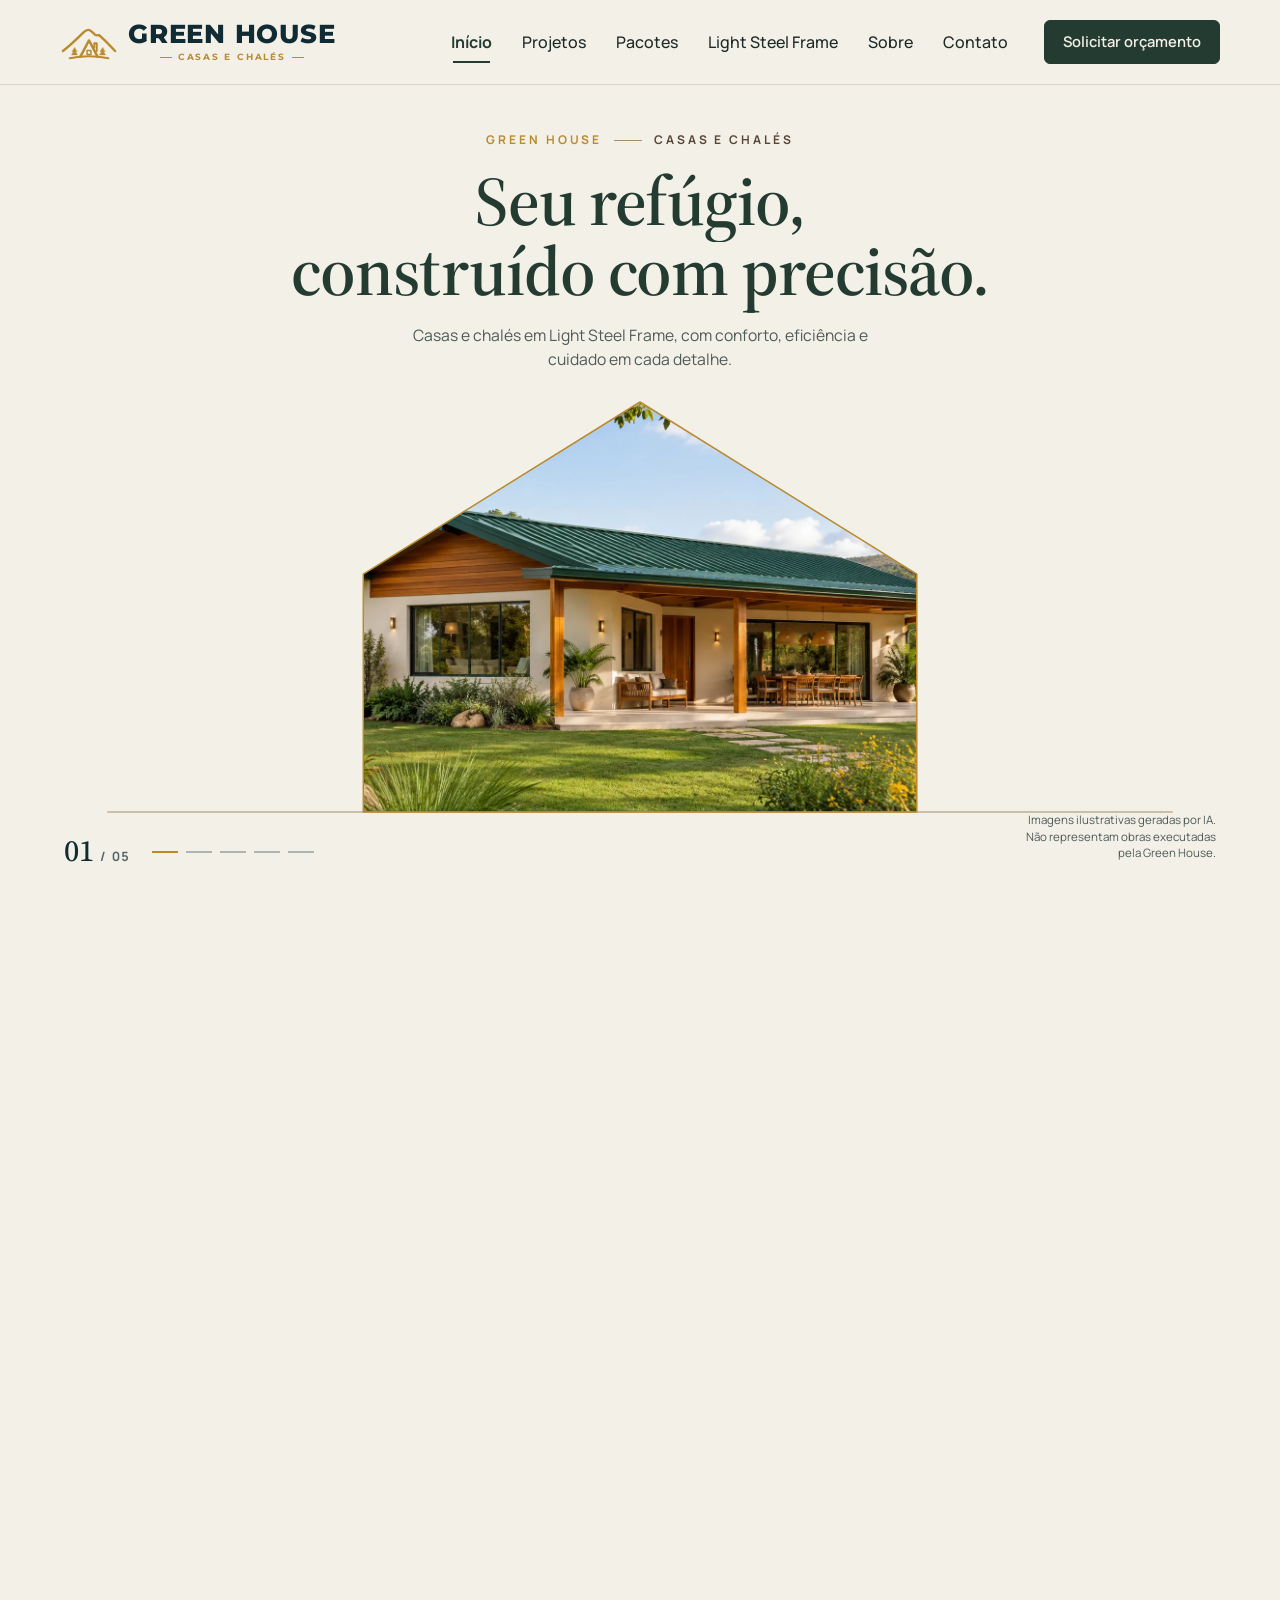
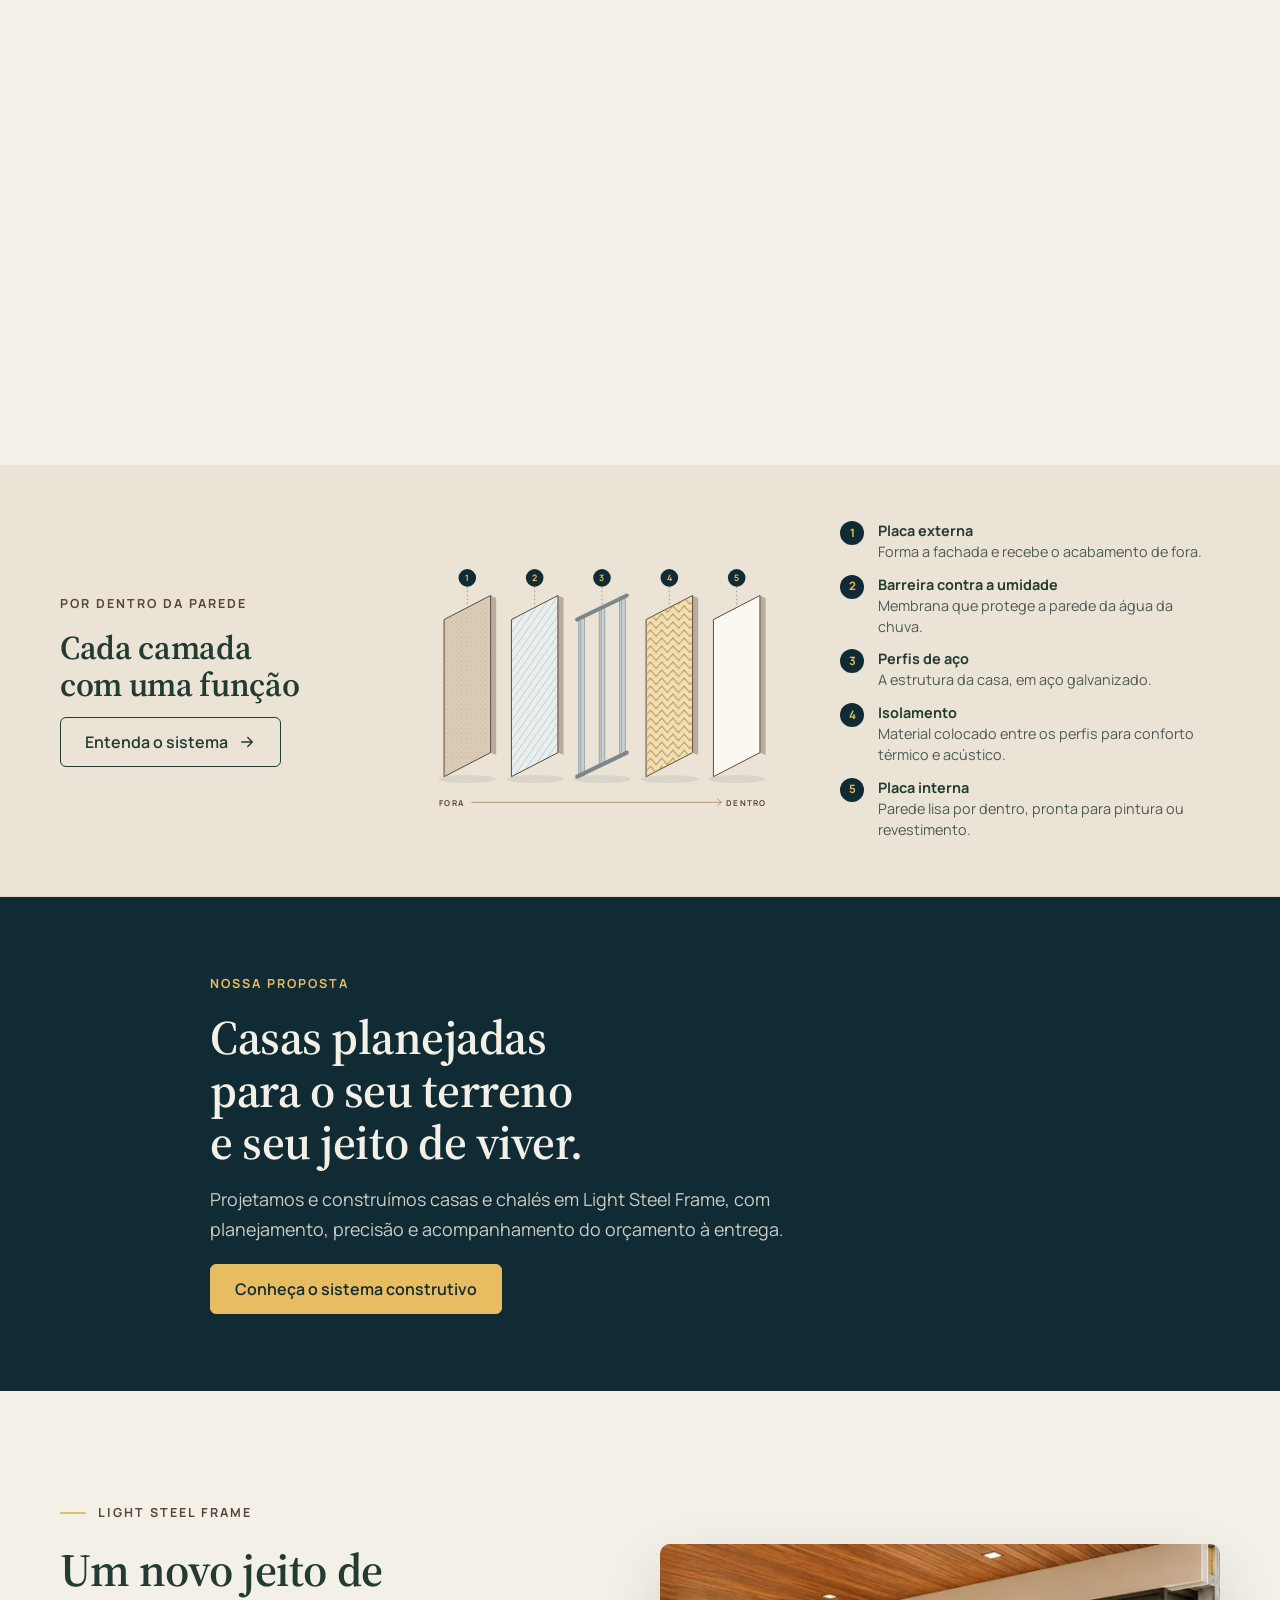
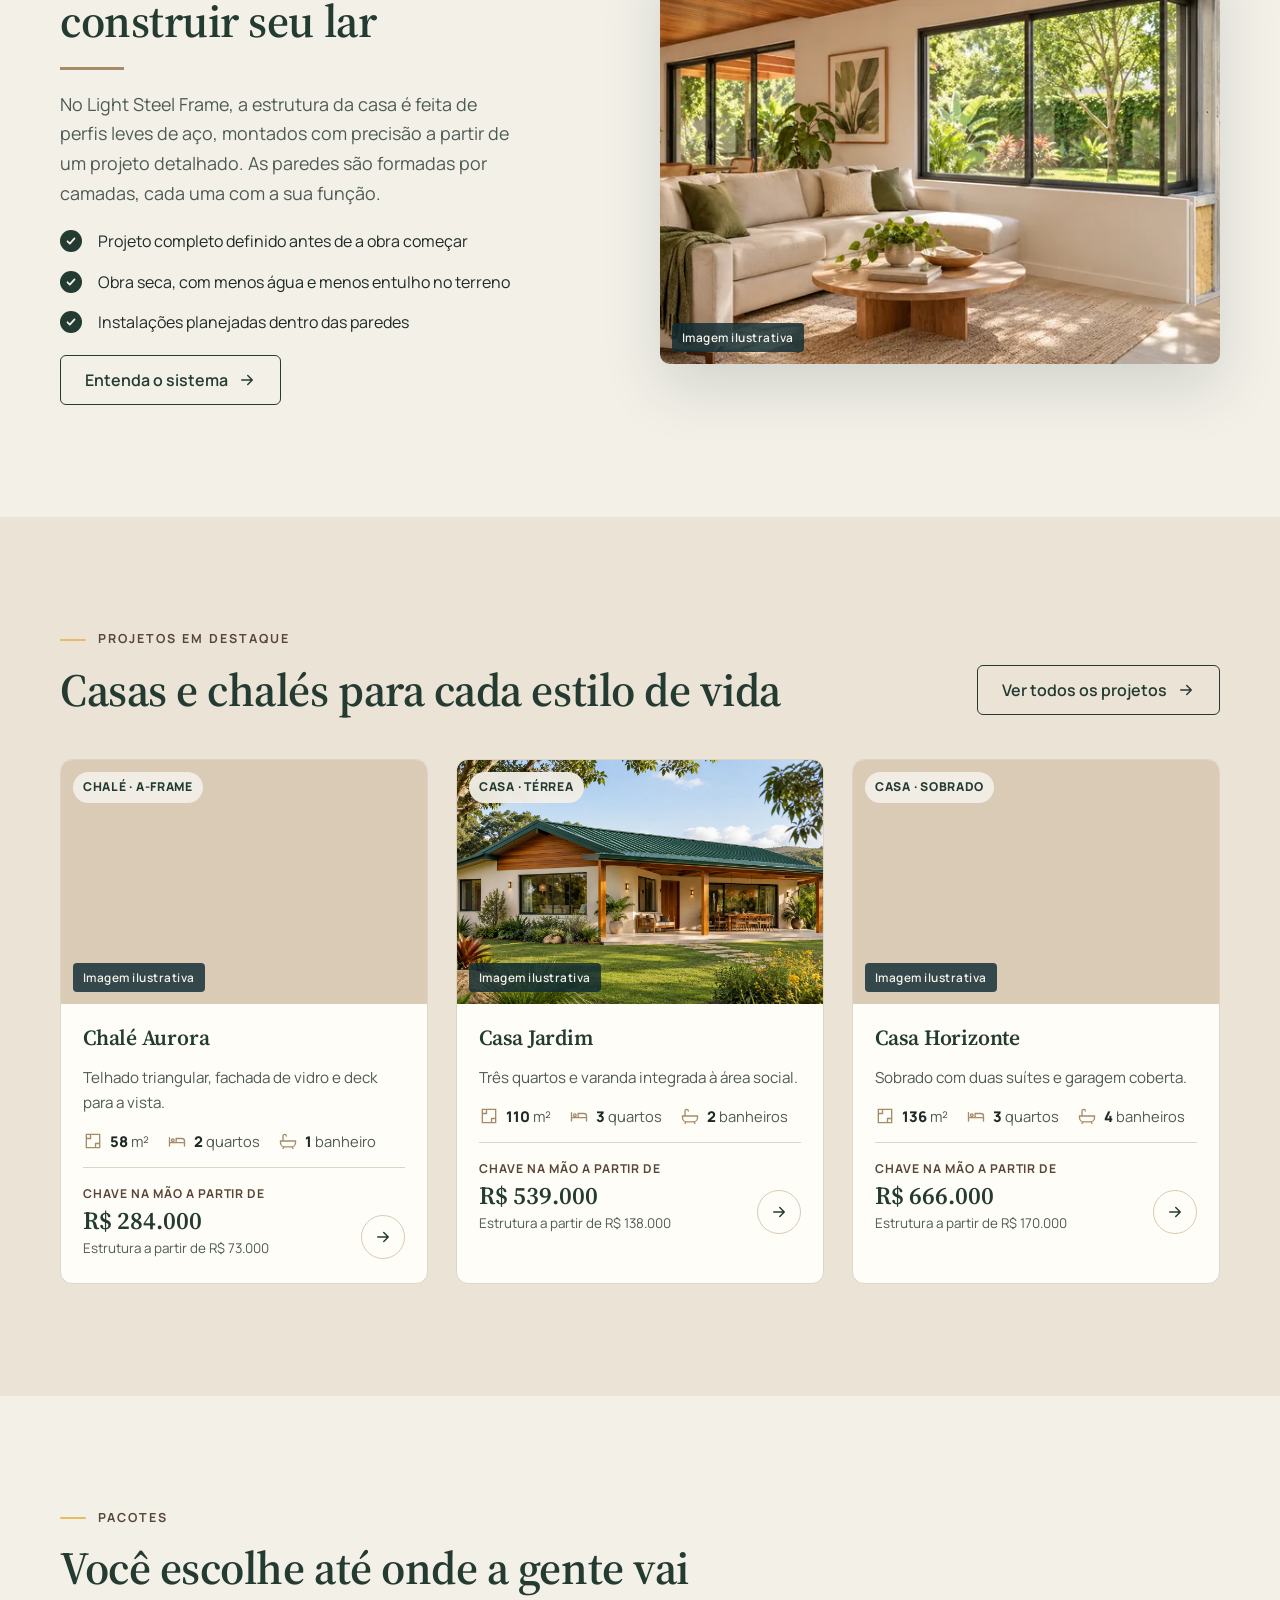
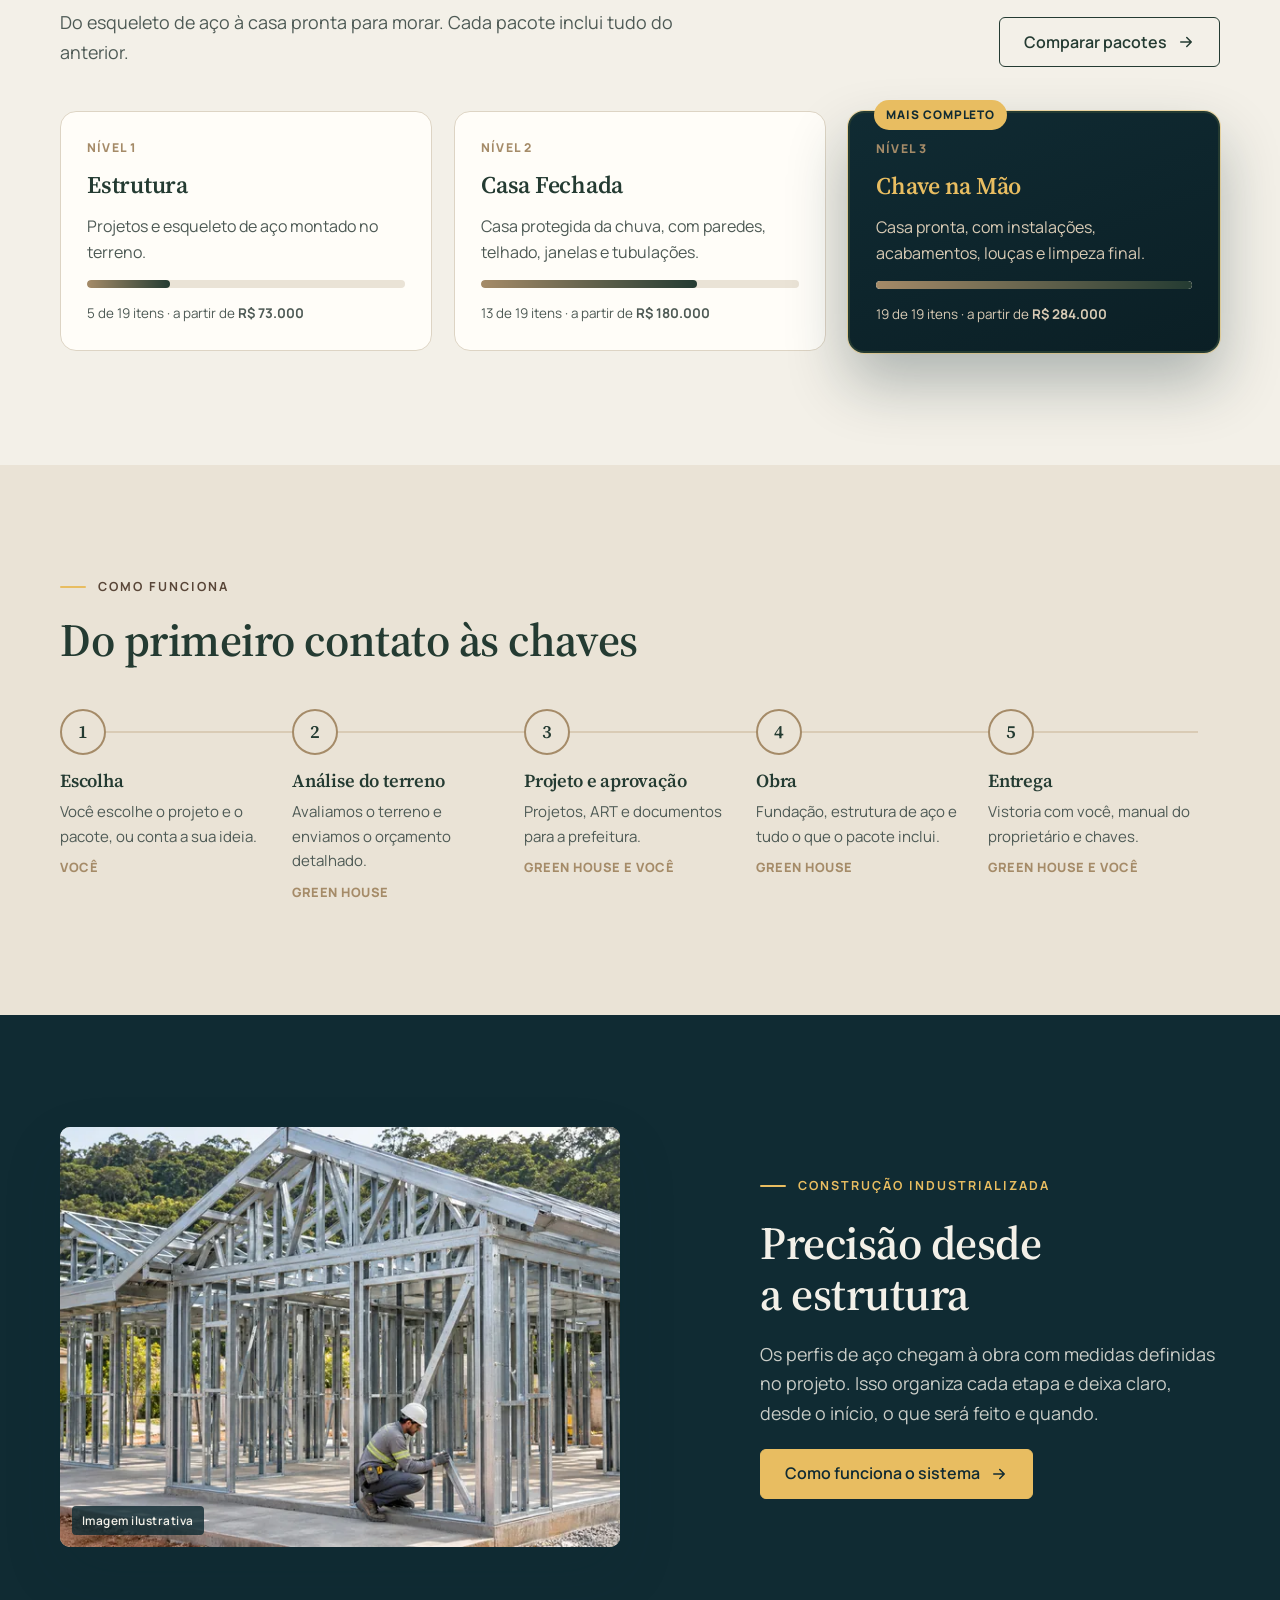
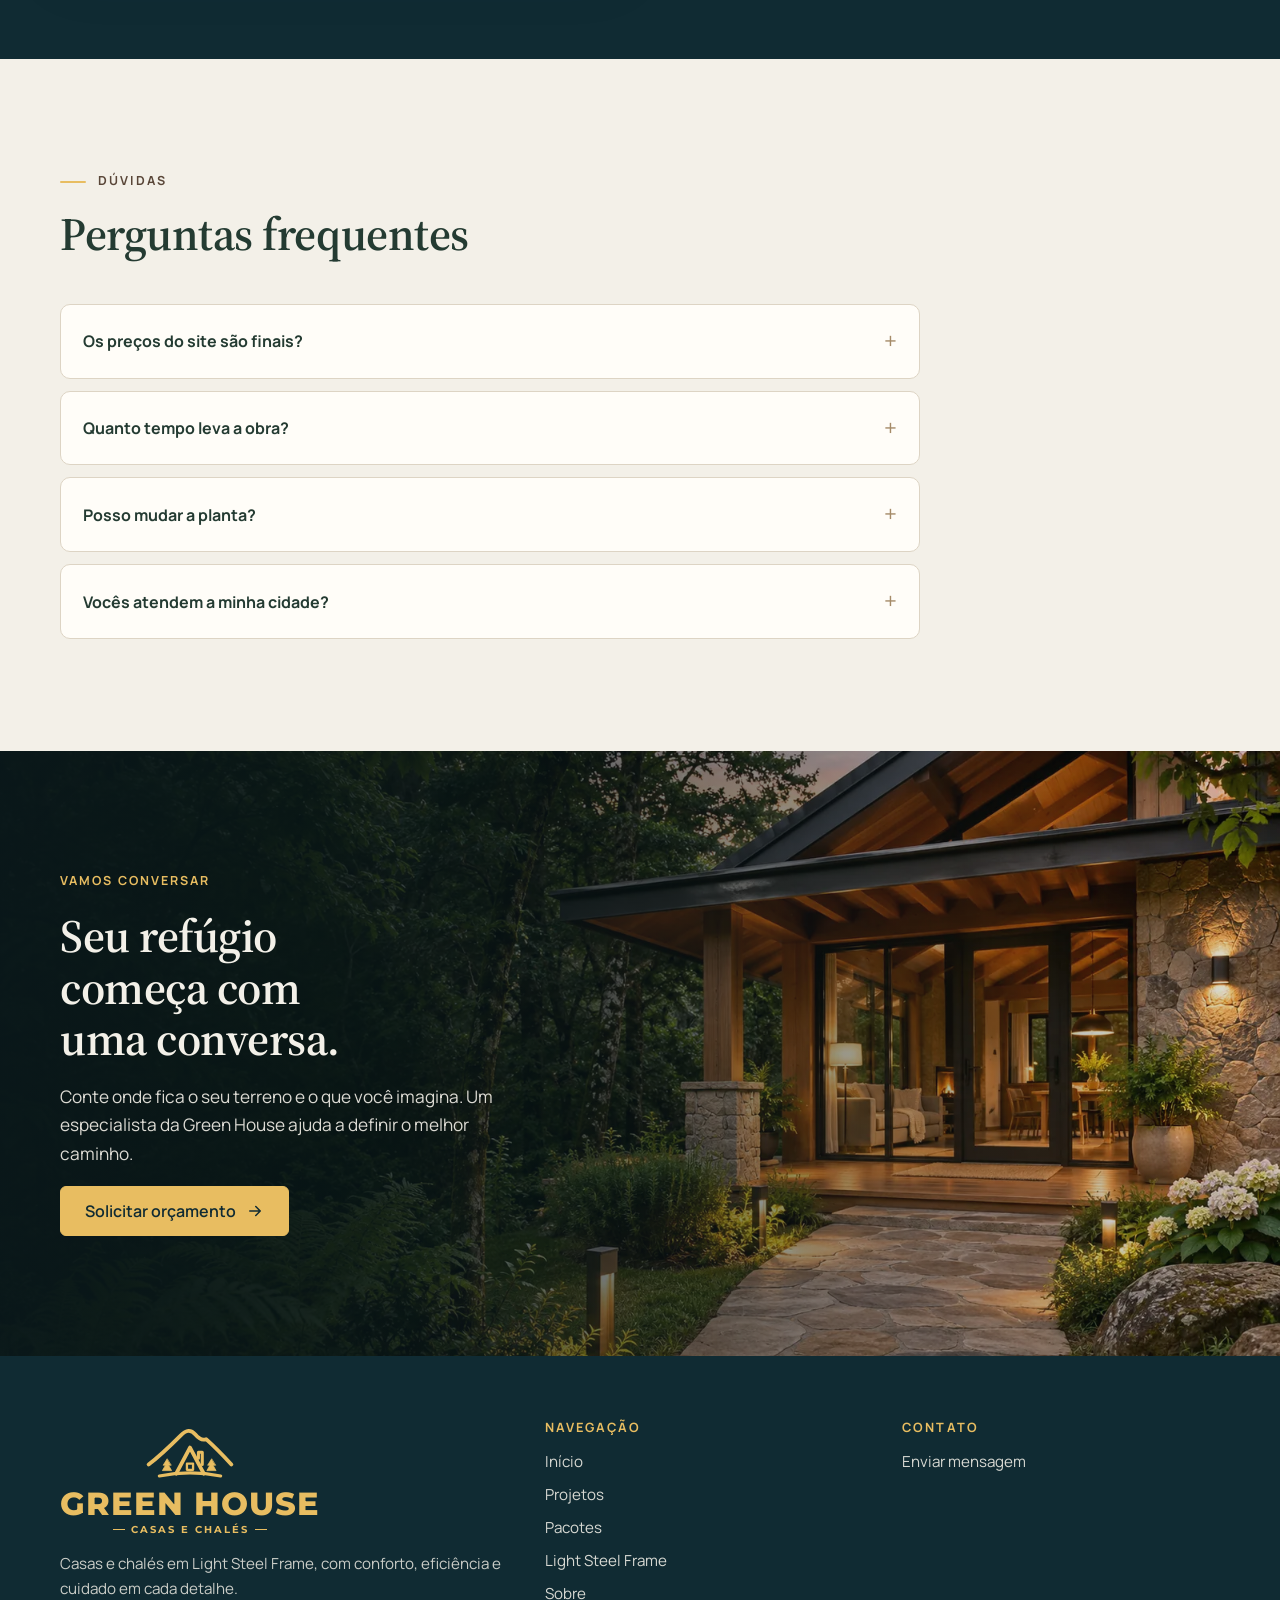
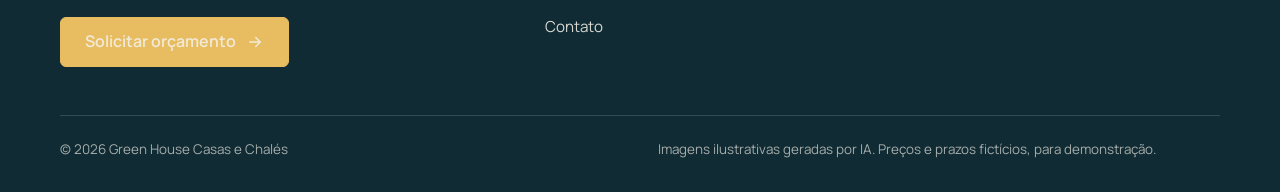
<file: lucerna-site-v2/index.html>
<!doctype html>
<html lang="pt-BR">
<head>
  <meta charset="utf-8">
  <meta name="viewport" content="width=device-width, initial-scale=1, viewport-fit=cover">
  <title>Green House Casas e Chalés | Light Steel Frame</title>
  <meta name="description" content="Casas e chalés em Light Steel Frame, com conforto, eficiência e cuidado em cada detalhe.">
  <meta name="theme-color" content="#102B33">
  <link rel="icon" href="assets/img/favicon.svg" type="image/svg+xml">
  <link rel="preconnect" href="https://fonts.googleapis.com">
  <link rel="preconnect" href="https://fonts.gstatic.com" crossorigin>
  <link rel="stylesheet" href="https://fonts.googleapis.com/css2?family=Manrope:wght@400;500;600;700;800&family=Montserrat:wght@700;800&family=Source+Serif+4:opsz,wght@8..60,500;8..60,600&display=swap">
  <link rel="stylesheet" href="assets/css/styles.css?v=20">
  <link rel="stylesheet" href="assets/css/home-v2.css?v=20">
  <link rel="stylesheet" href="assets/css/manifesto.css?v=22">
  <link rel="stylesheet" href="assets/css/paginas-v2.css?v=24">
  <script>document.documentElement.classList.add("js");</script>
  <script>
    /* Abertura animada: só na primeira visita da sessão e só para quem não pediu menos movimento. */
    (function () {
      try {
        if (window.matchMedia("(prefers-reduced-motion: reduce)").matches) return;
        if (sessionStorage.getItem("lucerna-intro")) return;
        sessionStorage.setItem("lucerna-intro", "1");
        document.documentElement.classList.add("intro-on", "intro-lock");
      } catch (e) { /* sem armazenamento: segue sem a abertura */ }
    })();
  </script>
</head>
<body>
  <div class="intro" id="intro" aria-hidden="true">
    <div class="intro-inner">
      <svg class="intro-mark" viewBox="0 0 120 80" fill="none" stroke="currentColor" stroke-linecap="round" stroke-linejoin="round" focusable="false">
        <path class="draw d-mountain" pathLength="1" d="M6 58C22 46 34 34 48 20C55 13 61 12 67 19C72 25 76 27 81 25C90 33 102 45 114 58" stroke-width="2.6"/>
        <path class="draw d-frame" pathLength="1" d="M42 70L60 36L78 70" stroke-width="2.6"/>
        <path class="draw d-chimney" pathLength="1" d="M71 50V42H76V58" stroke-width="2.2"/>
        <rect class="draw d-window" pathLength="1" x="56" y="57" width="8" height="8" stroke-width="1.8"/>
        <path class="draw d-ground" pathLength="1" d="M20 73Q60 65 100 73" stroke-width="2.2"/>
        <path class="d-pines" d="M30 51l-5 8h3l-4 7h12l-4-7h3z" fill="currentColor" stroke="none"/>
        <path class="d-pines d-pines-2" d="M88 51l-5 8h3l-4 7h12l-4-7h3z" fill="currentColor" stroke="none"/>
      </svg>
      <p class="intro-word">GREEN HOUSE</p>
      <p class="intro-tag"><span>CASAS E CHALÉS</span></p>
    </div>
  </div>
  <a class="skip-link" href="#conteudo">Pular para o conteúdo</a>

  <header class="site-header">
    <div class="container">
      <a class="brand" href="index.html" aria-label="Green House Casas e Chalés. Ir para a página inicial">
        <span class="brand-mark"><svg viewBox="0 0 120 80" fill="none" stroke="currentColor" stroke-linecap="round" stroke-linejoin="round" aria-hidden="true" focusable="false"><path d="M6 58C22 46 34 34 48 20C55 13 61 12 67 19C72 25 76 27 81 25C90 33 102 45 114 58" stroke-width="5"/><path d="M42 70L60 36L78 70" stroke-width="5"/><path d="M71 50V42H76V58" stroke-width="4"/><rect x="56" y="57" width="8" height="8" stroke-width="3"/><path d="M20 73Q60 65 100 73" stroke-width="4"/><path d="M30 51l-5 8h3l-4 7h12l-4-7h3z M88 51l-5 8h3l-4 7h12l-4-7h3z" fill="currentColor" stroke-width="1"/></svg></span>
        <span class="brand-text" aria-hidden="true"><span class="brand-name">GREEN HOUSE</span><span class="brand-tag">CASAS E CHALÉS</span></span>
      </a>
      <nav id="site-nav" class="site-nav" aria-label="Principal">
        <ul class="nav-list">
          <li><a href="index.html" aria-current="page">Início</a></li>
          <li><a href="projetos.html">Projetos</a></li>
          <li><a href="pacotes.html">Pacotes</a></li>
          <li><a href="light-steel-frame.html">Light Steel Frame</a></li>
          <li><a href="sobre.html">Sobre</a></li>
          <li><a href="contato.html">Contato</a></li>
          <li class="nav-cta-mobile"><a class="btn btn-primary" href="contato.html">Solicitar orçamento</a></li>
        </ul>
      </nav>
      <div class="header-right">
        <a class="btn btn-primary header-cta" href="contato.html">Solicitar orçamento</a>
        <button class="nav-toggle" type="button" aria-expanded="false" aria-controls="site-nav">
          <svg viewBox="0 0 24 24" fill="none" stroke="currentColor" stroke-width="2" stroke-linecap="round" aria-hidden="true"><path d="M4 7h16M4 12h16M4 17h16"/></svg>
          Menu
        </button>
      </div>
    </div>
  </header>

  <main id="conteudo" tabindex="-1">
    <section class="hero hero--moldura" aria-labelledby="hero-titulo" data-moldura>
      <div class="moldura-sticky">
        <div class="moldura-photo" data-moldura-photo>
          <div class="moldura-slides" id="moldura-slides" role="region" aria-roledescription="carrossel" aria-label="Fotos ilustrativas de casas e chalés, geradas por IA">
            <div class="moldura-slide is-active" role="group" aria-roledescription="slide" aria-label="1 de 5" style="--pos: 50% 58%; --fx: 0.52; --fy: 0.55">
              <img src="assets/img/projeto-casa-contemporanea-1600.webp" srcset="assets/img/projeto-casa-contemporanea-800.webp 800w, assets/img/projeto-casa-contemporanea-1600.webp 1600w" sizes="100vw" width="1600" height="900" fetchpriority="high" loading="eager" decoding="async" alt="Casa térrea com telhado verde, varanda com pilares de madeira e jardim, em dia de sol">
            </div>
            <div class="moldura-slide" role="group" aria-roledescription="slide" aria-label="2 de 5" aria-hidden="true" style="--pos: 55% 45%; --fx: 0.56; --fy: 0.5">
              <img src="assets/img/projeto-casa-familiar-1600.webp" srcset="assets/img/projeto-casa-familiar-800.webp 800w, assets/img/projeto-casa-familiar-1600.webp 1600w" sizes="100vw" width="1600" height="900" fetchpriority="low" loading="lazy" decoding="async" alt="Sobrado moderno com fachada branca, painel de madeira e varanda envidraçada">
            </div>
            <div class="moldura-slide" role="group" aria-roledescription="slide" aria-label="3 de 5" aria-hidden="true" style="--pos: 62% 42%; --fx: 0.68; --fy: 0.52">
              <img src="assets/img/home-hero-1600.webp" srcset="assets/img/home-hero-800.webp 800w, assets/img/home-hero-1600.webp 1600w" sizes="100vw" width="1600" height="900" fetchpriority="low" loading="lazy" decoding="async" alt="Chalé A-frame de madeira e vidro sobre base de pedra, em meio à mata da serra">
            </div>
            <div class="moldura-slide" role="group" aria-roledescription="slide" aria-label="4 de 5" aria-hidden="true" style="--pos: 46% 50%; --fx: 0.44; --fy: 0.55">
              <img src="assets/img/projeto-chale-aframe-1600.webp" srcset="assets/img/projeto-chale-aframe-800.webp 800w, assets/img/projeto-chale-aframe-1600.webp 1536w" sizes="100vw" width="1536" height="1024" fetchpriority="low" loading="lazy" decoding="async" alt="Chalé A-frame com telhado verde e fachada de vidro iluminada ao entardecer">
            </div>
            <div class="moldura-slide" role="group" aria-roledescription="slide" aria-label="5 de 5" aria-hidden="true" style="--pos: 70% 50%; --fx: 0.76; --fy: 0.56">
              <img src="assets/img/contato-refugio-1600.webp" srcset="assets/img/contato-refugio-800.webp 800w, assets/img/contato-refugio-1600.webp 1600w" sizes="100vw" width="1600" height="800" fetchpriority="low" loading="lazy" decoding="async" alt="Casa com pilares de madeira e pedra, iluminada à noite em meio à mata">
            </div>
          </div>
          <div class="moldura-shade" aria-hidden="true"></div>
        </div>
        <svg class="moldura-lines" data-moldura-lines aria-hidden="true" focusable="false">
          <line class="moldura-ground" x1="0" y1="0" x2="0" y2="0" pathLength="1"/>
          <polygon class="moldura-outline" points="0,0" pathLength="1"/>
        </svg>

        <div class="moldura-head" data-moldura-head>
          <p class="moldura-eyebrow"><span>Green House</span> Casas e chalés</p>
          <h1 id="hero-titulo"><span class="moldura-line"><span>Seu refúgio,</span></span> <span class="moldura-line"><span>construído com precisão.</span></span></h1>
          <p class="moldura-lead">Casas e chalés em Light Steel Frame, com conforto, eficiência e cuidado em cada detalhe.</p>
        </div>

        <div class="moldura-ui" data-moldura-ui>
          <div class="moldura-count" aria-hidden="true"><span data-moldura-num>01</span><small>/ 05</small></div>
          <div class="moldura-dots" role="group" aria-label="Escolher foto">
            <button type="button" class="moldura-dot" data-moldura-dot="0" aria-controls="moldura-slides" aria-label="Mostrar foto 1 de 5" aria-current="true"><span aria-hidden="true"></span></button>
            <button type="button" class="moldura-dot" data-moldura-dot="1" aria-controls="moldura-slides" aria-label="Mostrar foto 2 de 5"><span aria-hidden="true"></span></button>
            <button type="button" class="moldura-dot" data-moldura-dot="2" aria-controls="moldura-slides" aria-label="Mostrar foto 3 de 5"><span aria-hidden="true"></span></button>
            <button type="button" class="moldura-dot" data-moldura-dot="3" aria-controls="moldura-slides" aria-label="Mostrar foto 4 de 5"><span aria-hidden="true"></span></button>
            <button type="button" class="moldura-dot" data-moldura-dot="4" aria-controls="moldura-slides" aria-label="Mostrar foto 5 de 5"><span aria-hidden="true"></span></button>
          </div>
        </div>
        <p class="moldura-note">Imagens ilustrativas geradas por IA. Não representam obras executadas pela Green House.</p>
        <span class="moldura-cue" aria-hidden="true"><span></span></span>
        <p class="visually-hidden" data-moldura-status aria-live="polite" aria-atomic="true"></p>
      </div>
    </section>

    <section class="wall-band" aria-labelledby="parede-titulo">
      <div class="container wall-band-grid">
        <div class="wall-band-text" data-reveal="left">
          <span class="eyebrow">Por dentro da parede</span>
          <h2 id="parede-titulo">Cada camada com uma função</h2>
          <div><a class="btn btn-outline" href="light-steel-frame.html">Entenda o sistema <svg viewBox="0 0 24 24" fill="none" stroke="currentColor" stroke-width="2" stroke-linecap="round" stroke-linejoin="round" aria-hidden="true"><path d="M5 12h14M13 6l6 6-6 6"/></svg></a></div>
        </div>
        <figure class="wall-figure" data-reveal style="--d:.1s">
          <svg class="wall-svg" viewBox="0 0 474 328" aria-hidden="true" focusable="false">
            <defs>
              <pattern id="pp-barreira" width="7" height="7" patternUnits="userSpaceOnUse" patternTransform="rotate(35)"><line x1="0" y1="0" x2="0" y2="7" stroke="#102B33" stroke-opacity=".22" stroke-width="1.6"/></pattern>
              <pattern id="pp-isolamento" width="14" height="10" patternUnits="userSpaceOnUse"><path d="M0 5 L3.5 1 L7 5 L10.5 9 L14 5" fill="none" stroke="#A58B68" stroke-width="1.2"/></pattern>
              <pattern id="pp-placa" width="6" height="6" patternUnits="userSpaceOnUse"><circle cx="1.5" cy="1.5" r=".7" fill="#594638" fill-opacity=".28"/><circle cx="4.5" cy="4.2" r=".5" fill="#594638" fill-opacity=".2"/></pattern>
            </defs>
            <g><ellipse cx="69.0" cy="287.0" rx="36.0" ry="5" fill="#102B33" fill-opacity=".08"/><polygon points="98.0,58.0 105.0,61.0 105.0,257.0 98.0,254.0" fill="#594638" fill-opacity=".35"/><polygon points="40.0,88.0 98.0,58.0 98.0,254.0 40.0,284.0" fill="#D9CBB5" stroke="#594638" stroke-width="1.2" stroke-linejoin="round"/><polygon points="40.0,88.0 98.0,58.0 98.0,254.0 40.0,284.0" fill="url(#pp-placa)"/><line x1="69.0" y1="47.0" x2="69.0" y2="71.0" stroke="#A58B68" stroke-width="1" stroke-dasharray="2 3"/><circle cx="69.0" cy="36.0" r="11" fill="#102B33"/><text x="69.0" y="40.0" text-anchor="middle" font-family="Manrope, sans-serif" font-size="11" font-weight="700" fill="#E8BD61">1</text></g>
            <g><ellipse cx="153.0" cy="287.0" rx="36.0" ry="5" fill="#102B33" fill-opacity=".08"/><polygon points="182.0,58.0 189.0,61.0 189.0,257.0 182.0,254.0" fill="#594638" fill-opacity=".35"/><polygon points="124.0,88.0 182.0,58.0 182.0,254.0 124.0,284.0" fill="#E9EEEF" stroke="#594638" stroke-width="1.2" stroke-linejoin="round"/><polygon points="124.0,88.0 182.0,58.0 182.0,254.0 124.0,284.0" fill="url(#pp-barreira)"/><line x1="153.0" y1="47.0" x2="153.0" y2="71.0" stroke="#A58B68" stroke-width="1" stroke-dasharray="2 3"/><circle cx="153.0" cy="36.0" r="11" fill="#102B33"/><text x="153.0" y="40.0" text-anchor="middle" font-family="Manrope, sans-serif" font-size="11" font-weight="700" fill="#E8BD61">2</text></g>
            <g><ellipse cx="237.0" cy="287.0" rx="36.0" ry="5" fill="#102B33" fill-opacity=".08"/><rect x="208.0" y="86.2" width="7" height="196.0" fill="#C9D1D3" stroke="#8E9A9D" stroke-width="1"/><line x1="210.5" y1="88.2" x2="210.5" y2="280.2" stroke="#8E9A9D" stroke-width="1"/><rect x="233.5" y="73.0" width="7" height="196.0" fill="#C9D1D3" stroke="#8E9A9D" stroke-width="1"/><line x1="236.0" y1="75.0" x2="236.0" y2="267.0" stroke="#8E9A9D" stroke-width="1"/><rect x="259.0" y="59.8" width="7" height="196.0" fill="#C9D1D3" stroke="#8E9A9D" stroke-width="1"/><line x1="261.5" y1="61.8" x2="261.5" y2="253.8" stroke="#8E9A9D" stroke-width="1"/><line x1="206.0" y1="88.0" x2="268.0" y2="58.0" stroke="#7B878A" stroke-width="5" stroke-linecap="round"/><line x1="206.0" y1="284.0" x2="268.0" y2="254.0" stroke="#7B878A" stroke-width="5" stroke-linecap="round"/><line x1="237.0" y1="47.0" x2="237.0" y2="71.0" stroke="#A58B68" stroke-width="1" stroke-dasharray="2 3"/><circle cx="237.0" cy="36.0" r="11" fill="#102B33"/><text x="237.0" y="40.0" text-anchor="middle" font-family="Manrope, sans-serif" font-size="11" font-weight="700" fill="#E8BD61">3</text></g>
            <g><ellipse cx="321.0" cy="287.0" rx="36.0" ry="5" fill="#102B33" fill-opacity=".08"/><polygon points="350.0,58.0 357.0,61.0 357.0,257.0 350.0,254.0" fill="#594638" fill-opacity=".35"/><polygon points="292.0,88.0 350.0,58.0 350.0,254.0 292.0,284.0" fill="#F3DFAE" stroke="#594638" stroke-width="1.2" stroke-linejoin="round"/><polygon points="292.0,88.0 350.0,58.0 350.0,254.0 292.0,284.0" fill="url(#pp-isolamento)"/><line x1="321.0" y1="47.0" x2="321.0" y2="71.0" stroke="#A58B68" stroke-width="1" stroke-dasharray="2 3"/><circle cx="321.0" cy="36.0" r="11" fill="#102B33"/><text x="321.0" y="40.0" text-anchor="middle" font-family="Manrope, sans-serif" font-size="11" font-weight="700" fill="#E8BD61">4</text></g>
            <g><ellipse cx="405.0" cy="287.0" rx="36.0" ry="5" fill="#102B33" fill-opacity=".08"/><polygon points="434.0,58.0 441.0,61.0 441.0,257.0 434.0,254.0" fill="#594638" fill-opacity=".35"/><polygon points="376.0,88.0 434.0,58.0 434.0,254.0 376.0,284.0" fill="#FBF8F1" stroke="#594638" stroke-width="1.2" stroke-linejoin="round"/><line x1="405.0" y1="47.0" x2="405.0" y2="71.0" stroke="#A58B68" stroke-width="1" stroke-dasharray="2 3"/><circle cx="405.0" cy="36.0" r="11" fill="#102B33"/><text x="405.0" y="40.0" text-anchor="middle" font-family="Manrope, sans-serif" font-size="11" font-weight="700" fill="#E8BD61">5</text></g>
            <text x="34" y="320" font-family="Manrope, sans-serif" font-size="10" font-weight="700" letter-spacing="1.5" fill="#594638">FORA</text>
            <text x="442" y="320" text-anchor="end" font-family="Manrope, sans-serif" font-size="10" font-weight="700" letter-spacing="1.5" fill="#594638">DENTRO</text>
            <line x1="74" y1="316" x2="386" y2="316" stroke="#A58B68" stroke-width="1"/>
            <path d="M381 312 l5 4 -5 4" fill="none" stroke="#A58B68" stroke-width="1"/>
          </svg>
          <figcaption class="visually-hidden">Corte de uma parede em Light Steel Frame com as camadas afastadas, de fora para dentro.</figcaption>
        </figure>
        <ol class="wall-legend" data-reveal="right" style="--d:.2s">
          <li><strong>Placa externa</strong><span>Forma a fachada e recebe o acabamento de fora.</span></li>
          <li><strong>Barreira contra a umidade</strong><span>Membrana que protege a parede da água da chuva.</span></li>
          <li><strong>Perfis de aço</strong><span>A estrutura da casa, em aço galvanizado.</span></li>
          <li><strong>Isolamento</strong><span>Material colocado entre os perfis para conforto térmico e acústico.</span></li>
          <li><strong>Placa interna</strong><span>Parede lisa por dentro, pronta para pintura ou revestimento.</span></li>
        </ol>
      </div>
    </section>

    <section class="section section--dark proposta" aria-labelledby="proposta-titulo">
      <div class="container proposta-inner">
        <span class="eyebrow">Nossa proposta</span>
        <h2 id="proposta-titulo">Casas planejadas para o seu terreno e seu jeito de viver.</h2>
        <p class="lead">Projetamos e construímos casas e chalés em Light Steel Frame, com planejamento, precisão e acompanhamento do orçamento à entrega.</p>
        <a class="btn btn-gold" href="light-steel-frame.html">Conheça o sistema construtivo</a>
      </div>
    </section>

    <section class="section" aria-labelledby="novo-jeito">
      <div class="container split">
        <div class="split-text" data-reveal="left">
          <span class="eyebrow">Light Steel Frame</span>
          <h2 id="novo-jeito">Um novo jeito de construir seu lar</h2>
          <hr class="rule">
          <p class="lead">No Light Steel Frame, a estrutura da casa é feita de perfis leves de aço, montados com precisão a partir de um projeto detalhado. As paredes são formadas por camadas, cada uma com a sua função.</p>
          <ul class="checklist">
            <li>Projeto completo definido antes de a obra começar</li>
            <li>Obra seca, com menos água e menos entulho no terreno</li>
            <li>Instalações planejadas dentro das paredes</li>
          </ul>
          <div><a class="btn btn-outline" href="light-steel-frame.html">Entenda o sistema <svg viewBox="0 0 24 24" fill="none" stroke="currentColor" stroke-width="2" stroke-linecap="round" stroke-linejoin="round" aria-hidden="true"><path d="M5 12h14M13 6l6 6-6 6"/></svg></a></div>
        </div>
        <figure class="figure split-media" data-reveal="right" style="--d:.1s">
          <img src="assets/img/interior-conforto-1600.webp" srcset="assets/img/interior-conforto-800.webp 800w, assets/img/interior-conforto-1600.webp 1600w" sizes="(max-width: 900px) 100vw, 600px" width="1600" height="900" loading="lazy" decoding="async" alt="Sala de estar clara com forro de madeira, sofá e janelas amplas para o jardim" style="object-position:40% 55%">
          <figcaption>Imagem ilustrativa</figcaption>
        </figure>
      </div>
    </section>

    <section class="section section--sand" aria-labelledby="projetos-titulo">
      <div class="container">
        <div class="section-head section-head--row" data-reveal>
          <div style="display:grid;gap:14px">
            <span class="eyebrow">Projetos em destaque</span>
            <h2 id="projetos-titulo">Casas e chalés para cada estilo de vida</h2>
          </div>
          <a class="btn btn-outline" href="projetos.html">Ver todos os projetos <svg viewBox="0 0 24 24" fill="none" stroke="currentColor" stroke-width="2" stroke-linecap="round" stroke-linejoin="round" aria-hidden="true"><path d="M5 12h14M13 6l6 6-6 6"/></svg></a>
        </div>
        <div class="projects" data-projects-preview></div>
      </div>
    </section>

    <section class="section" aria-labelledby="pacotes-titulo">
      <div class="container">
        <div class="section-head section-head--row" data-reveal>
          <div style="display:grid;gap:14px">
            <span class="eyebrow">Pacotes</span>
            <h2 id="pacotes-titulo">Você escolhe até onde a gente vai</h2>
            <p class="lead">Do esqueleto de aço à casa pronta para morar. Cada pacote inclui tudo do anterior.</p>
          </div>
          <a class="btn btn-outline" href="pacotes.html">Comparar pacotes <svg viewBox="0 0 24 24" fill="none" stroke="currentColor" stroke-width="2" stroke-linecap="round" stroke-linejoin="round" aria-hidden="true"><path d="M5 12h14M13 6l6 6-6 6"/></svg></a>
        </div>
        <div class="packages" data-pacotes-resumo></div>
      </div>
    </section>

    <section class="section section--sand" aria-labelledby="como-titulo">
      <div class="container">
        <div class="section-head" data-reveal>
          <span class="eyebrow">Como funciona</span>
          <h2 id="como-titulo">Do primeiro contato às chaves</h2>
        </div>
        <ol class="timeline" data-reveal>
          <li><h3>Escolha</h3><p>Você escolhe o projeto e o pacote, ou conta a sua ideia.</p><span class="who">Você</span></li>
          <li><h3>Análise do terreno</h3><p>Avaliamos o terreno e enviamos o orçamento detalhado.</p><span class="who">Green House</span></li>
          <li><h3>Projeto e aprovação</h3><p>Projetos, ART e documentos para a prefeitura.</p><span class="who">Green House e você</span></li>
          <li><h3>Obra</h3><p>Fundação, estrutura de aço e tudo o que o pacote inclui.</p><span class="who">Green House</span></li>
          <li><h3>Entrega</h3><p>Vistoria com você, manual do proprietário e chaves.</p><span class="who">Green House e você</span></li>
        </ol>
      </div>
    </section>

    <section class="section section--dark" aria-labelledby="estrutura-titulo">
      <div class="container split split--reverse">
        <div class="split-text" data-reveal="right">
          <span class="eyebrow">Construção industrializada</span>
          <h2 id="estrutura-titulo">Precisão desde a estrutura</h2>
          <p class="lead">Os perfis de aço chegam à obra com medidas definidas no projeto. Isso organiza cada etapa e deixa claro, desde o início, o que será feito e quando.</p>
          <div><a class="btn btn-gold" href="light-steel-frame.html">Como funciona o sistema <svg viewBox="0 0 24 24" fill="none" stroke="currentColor" stroke-width="2" stroke-linecap="round" stroke-linejoin="round" aria-hidden="true"><path d="M5 12h14M13 6l6 6-6 6"/></svg></a></div>
        </div>
        <figure class="figure split-media" data-reveal="left">
          <img src="assets/img/steel-frame-estrutura-1600.webp" srcset="assets/img/steel-frame-estrutura-800.webp 800w, assets/img/steel-frame-estrutura-1600.webp 1600w" sizes="(max-width: 900px) 100vw, 600px" width="1600" height="900" loading="lazy" decoding="async" alt="Estrutura de perfis de aço galvanizado de uma casa em montagem, com um profissional trabalhando" style="object-position:62% 50%">
          <figcaption>Imagem ilustrativa</figcaption>
        </figure>
      </div>
    </section>

    <section class="section" aria-labelledby="faq-titulo">
      <div class="container">
        <div class="section-head" data-reveal><span class="eyebrow">Dúvidas</span><h2 id="faq-titulo">Perguntas frequentes</h2></div>
        <div class="faq" data-reveal>
          <details><summary>Os preços do site são finais?</summary><p>São valores de partida de cada pacote. O valor final depende da análise do terreno: inclinação, tipo de solo e acesso para a obra mudam o custo da fundação. Neste momento, os valores exibidos são fictícios, para demonstração.</p></details>
          <details><summary>Quanto tempo leva a obra?</summary><p>Cada projeto mostra um prazo estimado por pacote, em dias corridos, contado a partir da liberação da obra (projeto aprovado e terreno pronto). O tempo de aprovação na prefeitura não entra nessa conta.</p></details>
          <details><summary>Posso mudar a planta?</summary><p>Ajustes simples, como inverter a planta ou mudar uma janela, entram no projeto. Mudanças maiores são orçadas como projeto personalizado.</p></details>
          <details><summary>Vocês atendem a minha cidade?</summary><p>Envie o pedido de orçamento com a cidade do terreno. A área de atendimento será confirmada pela equipe.</p></details>
        </div>
      </div>
    </section>

    <section class="cta" aria-labelledby="cta-titulo">
      <img src="assets/img/contato-refugio-1600.webp" srcset="assets/img/contato-refugio-800.webp 800w, assets/img/contato-refugio-1600.webp 1600w" sizes="100vw" width="1600" height="900" loading="lazy" decoding="async" alt="" style="object-position:75% 50%">
      <div class="container">
        <span class="eyebrow" style="color:var(--champagne)" data-reveal>Vamos conversar</span>
        <h2 id="cta-titulo" data-reveal style="--d:.1s">Seu refúgio começa com uma conversa.</h2>
        <p data-reveal style="--d:.2s">Conte onde fica o seu terreno e o que você imagina. Um especialista da Green House ajuda a definir o melhor caminho.</p>
        <a class="btn btn-gold" href="contato.html" data-reveal style="--d:.3s">Solicitar orçamento <svg viewBox="0 0 24 24" fill="none" stroke="currentColor" stroke-width="2" stroke-linecap="round" stroke-linejoin="round" aria-hidden="true"><path d="M5 12h14M13 6l6 6-6 6"/></svg></a>
      </div>
    </section>
  </main>

  <footer class="site-footer">
    <div class="container">
      <div class="footer-grid">
        <div style="display:grid;gap:16px;align-content:start">
          <a class="brand" href="index.html" aria-label="Green House Casas e Chalés, página inicial">
            <span class="brand-mark" style="color:var(--champagne)"><svg viewBox="0 0 120 80" fill="none" stroke="currentColor" stroke-linecap="round" stroke-linejoin="round" aria-hidden="true" focusable="false"><path d="M6 58C22 46 34 34 48 20C55 13 61 12 67 19C72 25 76 27 81 25C90 33 102 45 114 58" stroke-width="5"/><path d="M42 70L60 36L78 70" stroke-width="5"/><path d="M71 50V42H76V58" stroke-width="4"/><rect x="56" y="57" width="8" height="8" stroke-width="3"/><path d="M20 73Q60 65 100 73" stroke-width="4"/><path d="M30 51l-5 8h3l-4 7h12l-4-7h3z M88 51l-5 8h3l-4 7h12l-4-7h3z" fill="currentColor" stroke-width="1"/></svg></span>
            <span class="brand-text" aria-hidden="true"><span class="brand-name">GREEN HOUSE</span><span class="brand-tag">CASAS E CHALÉS</span></span>
          </a>
          <p>Casas e chalés em Light Steel Frame, com conforto, eficiência e cuidado em cada detalhe.</p>
          <div><a class="btn btn-gold" href="contato.html">Solicitar orçamento <svg viewBox="0 0 24 24" fill="none" stroke="currentColor" stroke-width="2" stroke-linecap="round" stroke-linejoin="round" aria-hidden="true"><path d="M5 12h14M13 6l6 6-6 6"/></svg></a></div>
        </div>
        <div>
          <h2>Navegação</h2>
          <ul>
            <li><a href="index.html">Início</a></li>
            <li><a href="projetos.html">Projetos</a></li>
            <li><a href="pacotes.html">Pacotes</a></li>
            <li><a href="light-steel-frame.html">Light Steel Frame</a></li>
            <li><a href="sobre.html">Sobre</a></li>
            <li><a href="contato.html">Contato</a></li>
          </ul>
        </div>
        <div>
          <h2>Contato</h2>
          <ul>
            <li data-config-wrap hidden>Telefone: <a data-config="telefone" href="#"></a></li>
            <li data-config-wrap hidden>WhatsApp: <a data-config="whatsapp" href="#"></a></li>
            <li data-config-wrap hidden>E-mail: <a data-config="email" href="#"></a></li>
            <li data-config-wrap hidden><a data-config="instagram" data-config-keep-text href="#">Instagram</a></li>
            <li data-config-wrap hidden><a data-config="facebook" data-config-keep-text href="#">Facebook</a></li>
            <li data-config-wrap hidden>Atendimento: <span data-config="areaAtendimento"></span></li>
            <li><a href="contato.html">Enviar mensagem</a></li>
          </ul>
        </div>
      </div>
      <div class="footer-bottom">
        <span>© <span data-year>2026</span> Green House Casas e Chalés<span data-config-wrap hidden> · CNPJ <span data-config="cnpj"></span></span></span>
        <span>Imagens ilustrativas geradas por IA. Preços e prazos fictícios, para demonstração.</span>
      </div>
    </div>
  </footer>

  <button class="to-top" type="button" aria-label="Voltar ao topo"><svg viewBox="0 0 24 24" fill="none" stroke="currentColor" stroke-width="2.2" stroke-linecap="round" stroke-linejoin="round" aria-hidden="true"><path d="M12 19V5M6 11l6-6 6 6"/></svg></button>
  <div class="mobile-bar"><a class="btn btn-outline" href="projetos.html">Ver projetos</a><a class="btn btn-primary" href="contato.html">Orçamento</a></div>

  <script src="assets/js/config.js?v=20"></script>
  <script src="assets/js/produtos.js?v=20"></script>
  <script src="assets/js/main.js?v=20"></script>
  <script src="assets/js/hero-moldura.js?v=20"></script>
</body>
</html>
</file>
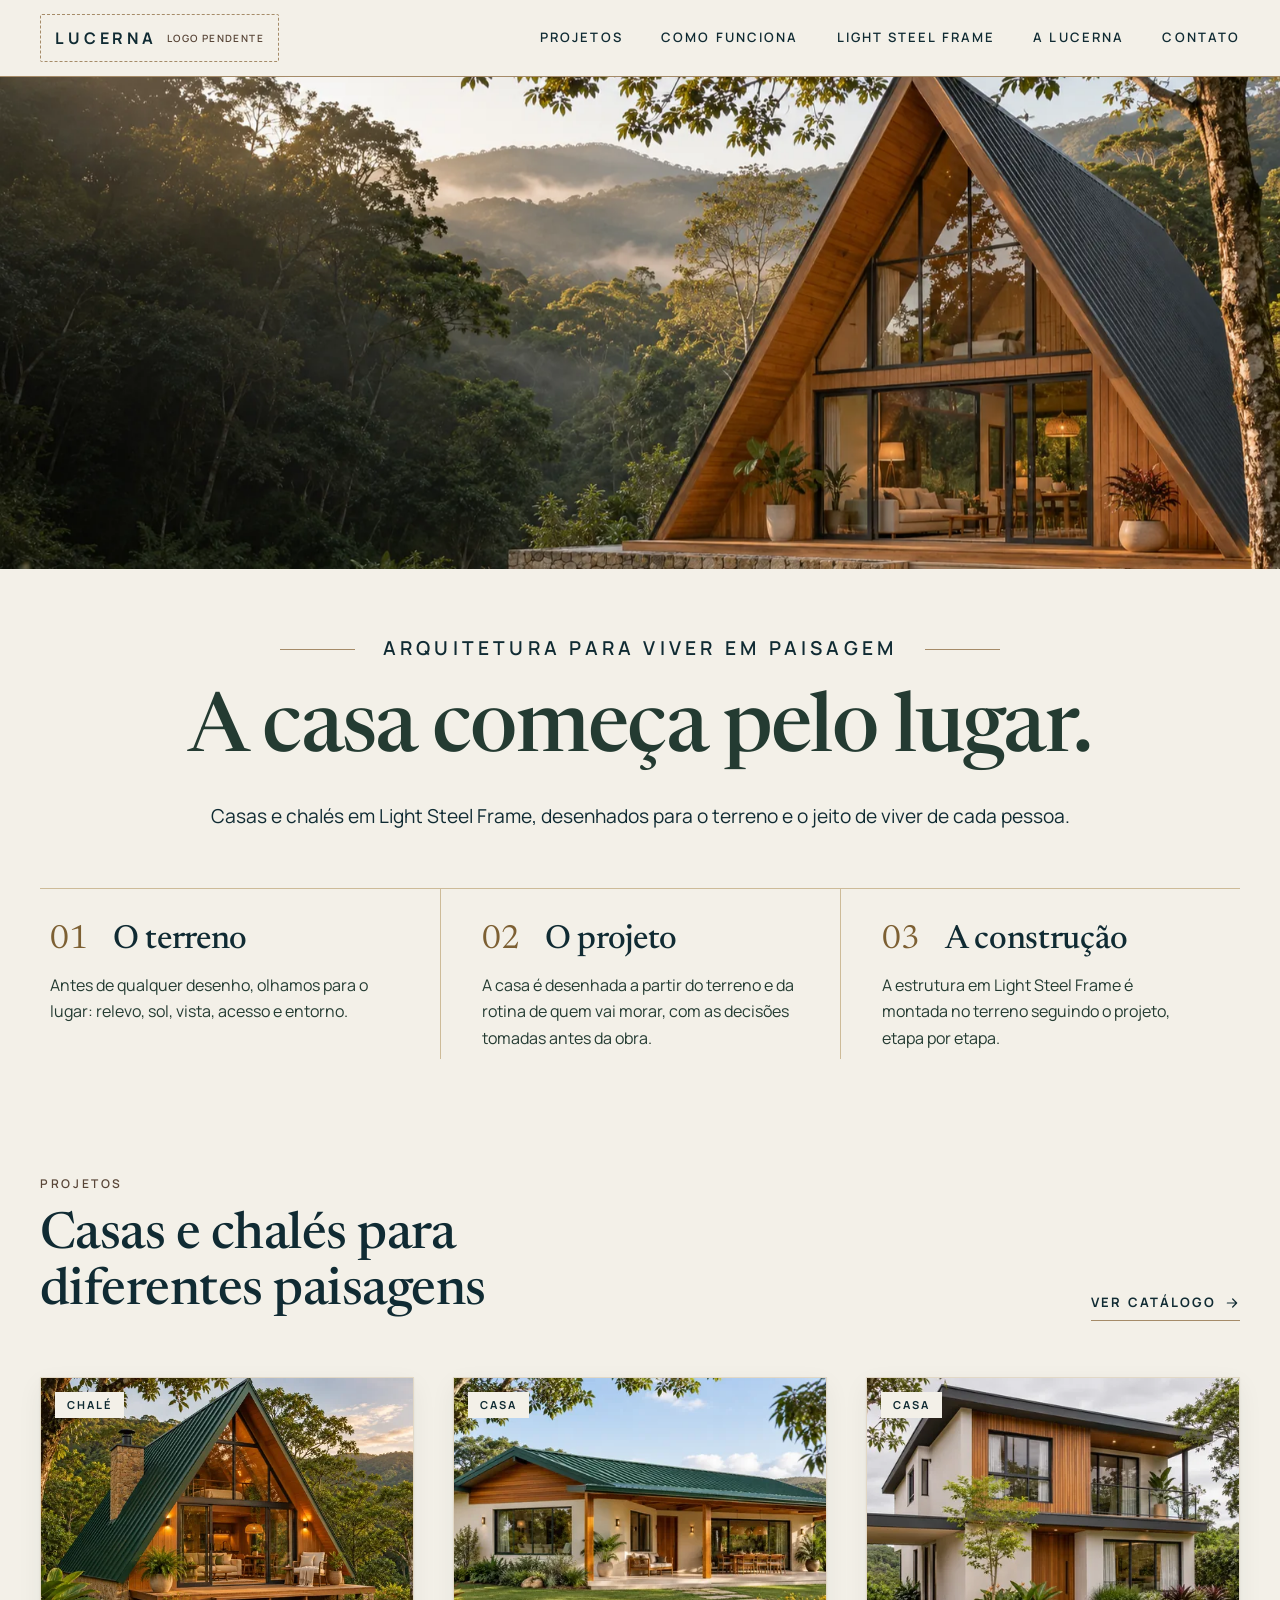
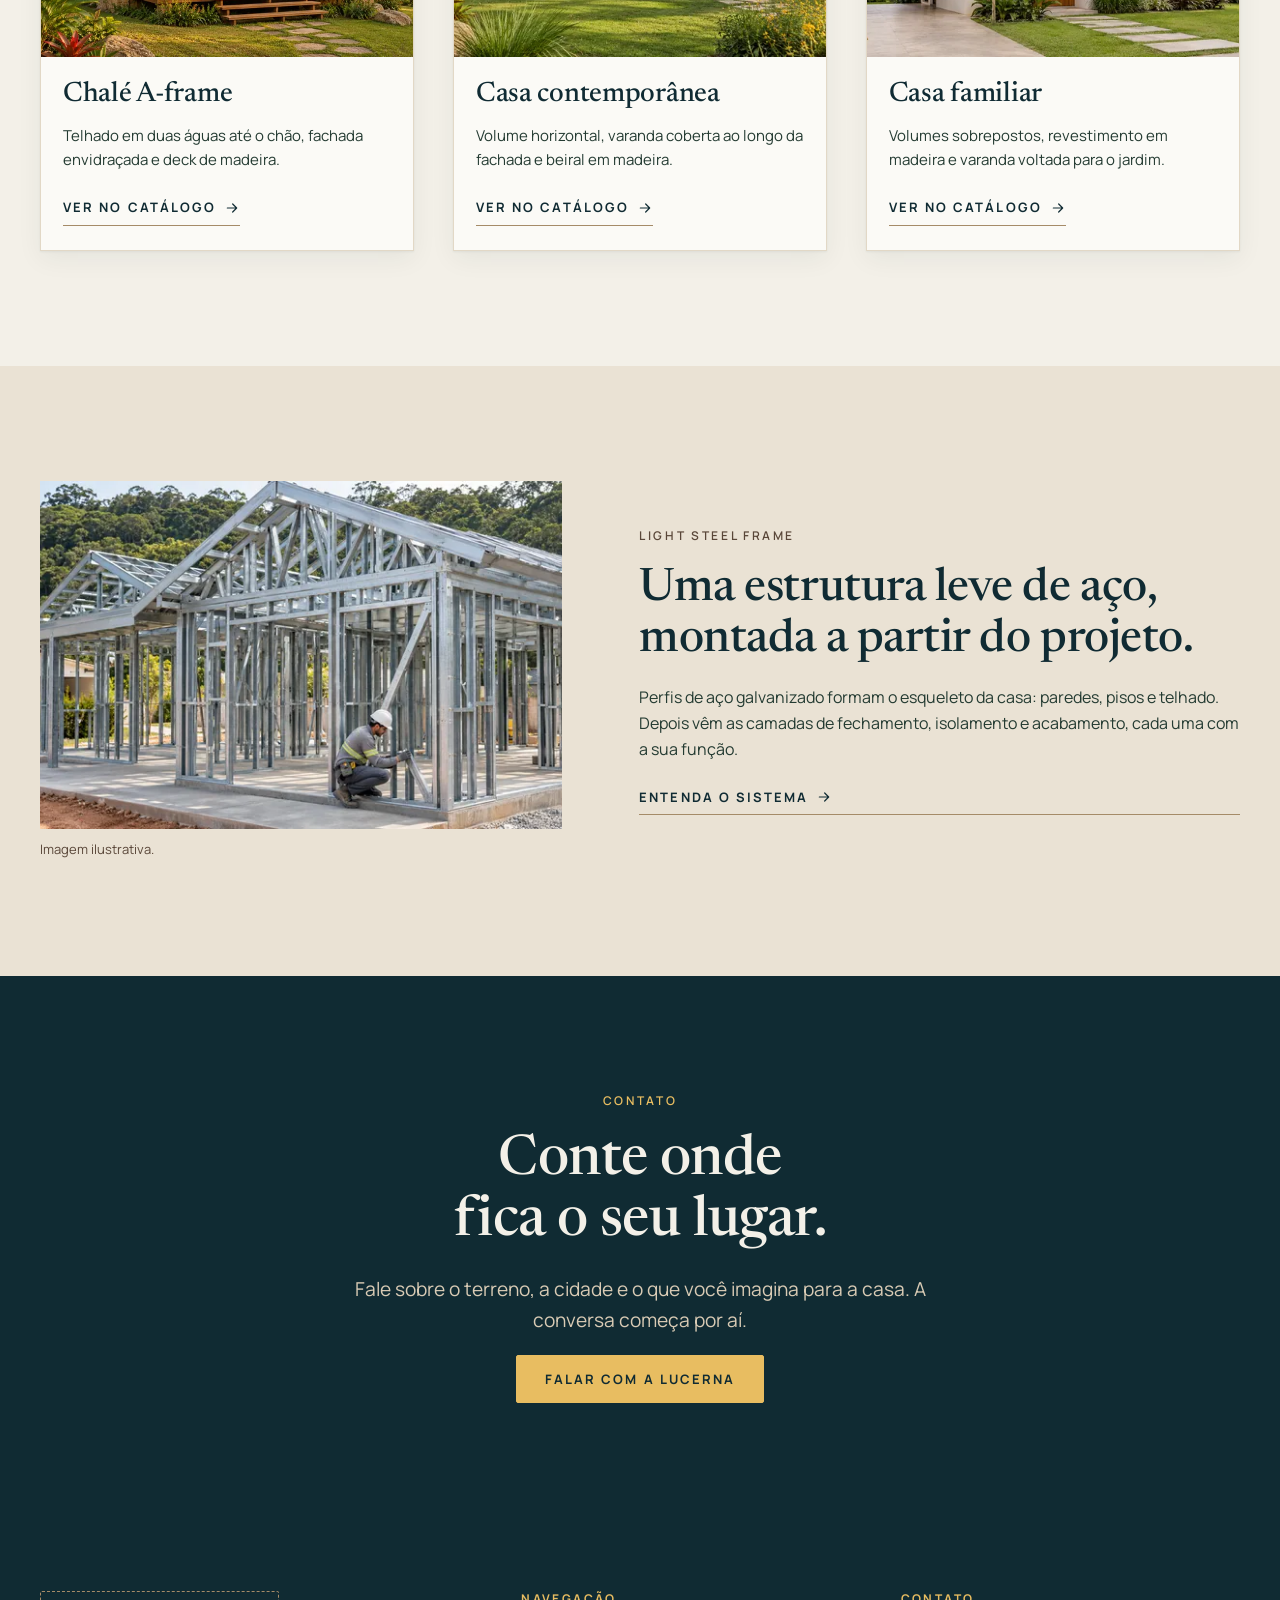
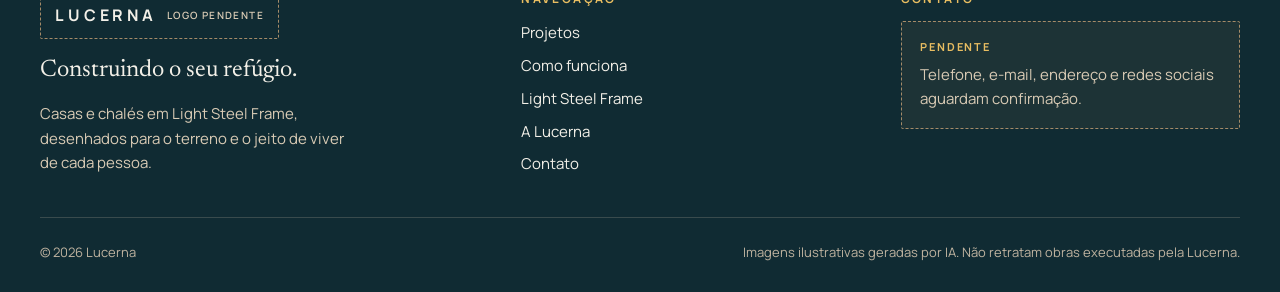
<file: lucerna-site/index.html>
<!doctype html>
<html lang="pt-BR">
<head>
  <meta charset="utf-8">
  <meta name="viewport" content="width=device-width, initial-scale=1">
  <title>Lucerna | Casas e chalés em Light Steel Frame</title>
  <meta name="description" content="Casas e chalés em Light Steel Frame, desenhados para o terreno e o jeito de viver de cada pessoa.">
  <meta name="theme-color" content="#F3F0E8">
  <link rel="icon" href="assets/img/favicon.svg" type="image/svg+xml">
  <link rel="preconnect" href="https://fonts.googleapis.com">
  <link rel="preconnect" href="https://fonts.gstatic.com" crossorigin>
  <link rel="stylesheet" href="https://fonts.googleapis.com/css2?family=Manrope:wght@400;500;600;700&family=Newsreader:opsz,wght@6..72,400;6..72,500&display=swap">
  <link rel="stylesheet" href="assets/css/styles.css?v=4">
  <link rel="preload" as="image" href="assets/img/home-hero-1600.webp" imagesrcset="assets/img/home-hero-640.webp 640w, assets/img/home-hero-1024.webp 1024w, assets/img/home-hero-1600.webp 1600w" imagesizes="100vw">
  <script>document.documentElement.classList.add("js");</script>
  <script src="assets/js/config.js?v=4" defer></script>
  <script src="assets/js/main.js?v=4" defer></script>
</head>
<body>
  <a class="skip-link" href="#conteudo">Pular para o conteúdo</a>

  <header class="site-header">
    <div class="container">
      <a class="brand" href="index.html" aria-label="Lucerna, página inicial">
        <!-- Logo aprovada pelo cliente: aguardando o arquivo original limpo. Configure em assets/js/config.js -->
        <span class="logo-slot" data-logo-slot="claro">LUCERNA <small data-pendente>logo pendente</small></span>
      </a>
      <button class="nav-toggle" type="button" aria-expanded="false" aria-controls="site-nav">
        <svg class="icon-open" viewBox="0 0 24 24" fill="none" stroke="currentColor" stroke-width="1.8" stroke-linecap="round" aria-hidden="true"><path d="M4 7h16M4 12h16M4 17h16"/></svg>
        <svg class="icon-close" viewBox="0 0 24 24" fill="none" stroke="currentColor" stroke-width="1.8" stroke-linecap="round" aria-hidden="true"><path d="M6 6l12 12M18 6L6 18"/></svg>
        Menu
      </button>
      <nav id="site-nav" class="site-nav" aria-label="Principal">
        <ul>
          <li><a href="projetos.html">Projetos</a></li>
          <li><a href="index.html#como-funciona">Como funciona</a></li>
          <li><a href="light-steel-frame.html">Light Steel Frame</a></li>
          <li><a href="a-lucerna.html">A Lucerna</a></li>
          <li><a href="contato.html">Contato</a></li>
        </ul>
      </nav>
    </div>
  </header>

  <main id="conteudo" tabindex="-1">
    <section aria-labelledby="hero-titulo">
      <figure class="hero-photo">
        <img src="assets/img/home-hero-1600.webp"
             srcset="assets/img/home-hero-640.webp 640w, assets/img/home-hero-1024.webp 1024w, assets/img/home-hero-1600.webp 1600w"
             sizes="100vw" width="1672" height="941" fetchpriority="high" decoding="async"
             alt="Chalé de madeira e vidro com telhado triangular, sobre base de pedra, cercado de mata com serra e neblina ao fundo">
      </figure>
      <div class="container hero-text">
        <p class="eyebrow eyebrow--ruled">Arquitetura para viver em paisagem</p>
        <h1 id="hero-titulo">A casa começa pelo lugar.</h1>
        <p>Casas e chalés em Light Steel Frame, desenhados para o terreno e o jeito de viver de cada pessoa.</p>
      </div>
    </section>

    <section id="como-funciona" aria-labelledby="como-titulo">
      <div class="container">
        <h2 id="como-titulo" class="visually-hidden">Como funciona</h2>
        <ol class="steps">
          <li>
            <h3 class="step-title"><span class="step-num" aria-hidden="true">01</span> O terreno</h3>
            <p>Antes de qualquer desenho, olhamos para o lugar: relevo, sol, vista, acesso e entorno.</p>
          </li>
          <li>
            <h3 class="step-title"><span class="step-num" aria-hidden="true">02</span> O projeto</h3>
            <p>A casa é desenhada a partir do terreno e da rotina de quem vai morar, com as decisões tomadas antes da obra.</p>
          </li>
          <li>
            <h3 class="step-title"><span class="step-num" aria-hidden="true">03</span> A construção</h3>
            <p>A estrutura em Light Steel Frame é montada no terreno seguindo o projeto, etapa por etapa.</p>
          </li>
        </ol>
      </div>
    </section>

    <section class="section" aria-labelledby="projetos-titulo">
      <div class="container">
        <div class="section-head section-head--row">
          <div>
            <span class="eyebrow">Projetos</span>
            <h2 id="projetos-titulo">Casas e chalés para diferentes paisagens</h2>
          </div>
          <a class="link-arrow" href="projetos.html">Ver catálogo <svg viewBox="0 0 24 24" fill="none" stroke="currentColor" stroke-width="1.8" stroke-linecap="round" stroke-linejoin="round" aria-hidden="true"><path d="M5 12h14M13 6l6 6-6 6"/></svg></a>
        </div>

        <ul class="projects">
          <li class="project-card">
            <figure class="project-media">
              <img src="assets/img/projeto-chale-aframe-1024.webp"
                   srcset="assets/img/projeto-chale-aframe-640.webp 640w, assets/img/projeto-chale-aframe-1024.webp 1024w, assets/img/projeto-chale-aframe-1536.webp 1536w"
                   sizes="(max-width: 720px) 100vw, (max-width: 1100px) 50vw, 400px" width="1536" height="1024" loading="lazy" decoding="async"
                   style="--foco: 42% 55%"
                   alt="Chalé A-frame com telhado verde, fachada de vidro iluminada e deck de madeira ao entardecer">
              <span class="project-type">Chalé</span>
            </figure>
            <div class="project-body">
              <h3>Chalé A-frame</h3>
              <p>Telhado em duas águas até o chão, fachada envidraçada e deck de madeira.</p>
              <a class="link-arrow card-link" href="projetos.html?tipo=chale">Ver no catálogo <svg viewBox="0 0 24 24" fill="none" stroke="currentColor" stroke-width="1.8" stroke-linecap="round" stroke-linejoin="round" aria-hidden="true"><path d="M5 12h14M13 6l6 6-6 6"/></svg></a>
            </div>
          </li>
          <li class="project-card">
            <figure class="project-media">
              <img src="assets/img/projeto-casa-contemporanea-1024.webp"
                   srcset="assets/img/projeto-casa-contemporanea-640.webp 640w, assets/img/projeto-casa-contemporanea-1024.webp 1024w, assets/img/projeto-casa-contemporanea-1600.webp 1600w"
                   sizes="(max-width: 720px) 100vw, (max-width: 1100px) 50vw, 400px" width="1672" height="941" loading="lazy" decoding="async"
                   style="--foco: 56% 55%"
                   alt="Casa térrea branca com telhado verde, beiral em madeira e varanda coberta voltada para o gramado">
              <span class="project-type">Casa</span>
            </figure>
            <div class="project-body">
              <h3>Casa contemporânea</h3>
              <p>Volume horizontal, varanda coberta ao longo da fachada e beiral em madeira.</p>
              <a class="link-arrow card-link" href="projetos.html?tipo=casa">Ver no catálogo <svg viewBox="0 0 24 24" fill="none" stroke="currentColor" stroke-width="1.8" stroke-linecap="round" stroke-linejoin="round" aria-hidden="true"><path d="M5 12h14M13 6l6 6-6 6"/></svg></a>
            </div>
          </li>
          <li class="project-card">
            <figure class="project-media">
              <img src="assets/img/projeto-casa-familiar-1024.webp"
                   srcset="assets/img/projeto-casa-familiar-640.webp 640w, assets/img/projeto-casa-familiar-1024.webp 1024w, assets/img/projeto-casa-familiar-1600.webp 1600w"
                   sizes="(max-width: 720px) 100vw, (max-width: 1100px) 50vw, 400px" width="1672" height="941" loading="lazy" decoding="async"
                   style="--foco: 54% 50%"
                   alt="Casa de dois pavimentos em branco e madeira, com varanda envidraçada no andar de cima e jardim na frente">
              <span class="project-type">Casa</span>
            </figure>
            <div class="project-body">
              <h3>Casa familiar</h3>
              <p>Volumes sobrepostos, revestimento em madeira e varanda voltada para o jardim.</p>
              <a class="link-arrow card-link" href="projetos.html?tipo=casa">Ver no catálogo <svg viewBox="0 0 24 24" fill="none" stroke="currentColor" stroke-width="1.8" stroke-linecap="round" stroke-linejoin="round" aria-hidden="true"><path d="M5 12h14M13 6l6 6-6 6"/></svg></a>
            </div>
          </li>
        </ul>
      </div>
    </section>

    <section class="section section--areia" aria-labelledby="lsf-titulo">
      <div class="container split split--reverse">
        <div class="split-text">
          <span class="eyebrow">Light Steel Frame</span>
          <h2 id="lsf-titulo">Uma estrutura leve de aço, montada a partir do projeto.</h2>
          <p>Perfis de aço galvanizado formam o esqueleto da casa: paredes, pisos e telhado. Depois vêm as camadas de fechamento, isolamento e acabamento, cada uma com a sua função.</p>
          <a class="link-arrow" href="light-steel-frame.html">Entenda o sistema <svg viewBox="0 0 24 24" fill="none" stroke="currentColor" stroke-width="1.8" stroke-linecap="round" stroke-linejoin="round" aria-hidden="true"><path d="M5 12h14M13 6l6 6-6 6"/></svg></a>
        </div>
        <figure class="figure split-media">
          <img src="assets/img/steel-frame-estrutura-1024.webp"
               srcset="assets/img/steel-frame-estrutura-640.webp 640w, assets/img/steel-frame-estrutura-1024.webp 1024w, assets/img/steel-frame-estrutura-1600.webp 1600w"
               sizes="(max-width: 900px) 100vw, 640px" width="1672" height="941" loading="lazy" decoding="async"
               style="--ratio: 3 / 2; --foco: 50% 55%"
               alt="Estrutura de perfis de aço galvanizado de uma casa em montagem sobre a fundação, com um profissional fixando uma peça">
          <figcaption>Imagem ilustrativa.</figcaption>
        </figure>
      </div>
    </section>

    <section class="section section--escura cta-band on-dark" aria-labelledby="cta-titulo">
      <div class="container">
        <span class="eyebrow">Contato</span>
        <h2 id="cta-titulo">Conte onde fica o seu lugar.</h2>
        <p class="lead">Fale sobre o terreno, a cidade e o que você imagina para a casa. A conversa começa por aí.</p>
        <a class="btn btn--gold" href="contato.html">Falar com a Lucerna</a>
      </div>
    </section>
  </main>

  <footer class="site-footer on-dark">
    <div class="container">
      <div class="footer-grid">
        <div class="footer-brand">
          <span class="logo-slot" data-logo-slot="escuro">LUCERNA <small data-pendente>logo pendente</small></span>
          <p class="footer-slogan">Construindo o seu refúgio.</p>
          <p>Casas e chalés em Light Steel Frame, desenhados para o terreno e o jeito de viver de cada pessoa.</p>
        </div>
        <nav aria-label="Rodapé">
          <h2>Navegação</h2>
          <ul>
            <li><a href="projetos.html">Projetos</a></li>
            <li><a href="index.html#como-funciona">Como funciona</a></li>
            <li><a href="light-steel-frame.html">Light Steel Frame</a></li>
            <li><a href="a-lucerna.html">A Lucerna</a></li>
            <li><a href="contato.html">Contato</a></li>
          </ul>
        </nav>
        <div>
          <h2>Contato</h2>
          <ul data-canais></ul>
          <p class="pendente" data-pendente data-sem-canais><strong>Pendente</strong>Telefone, e-mail, endereço e redes sociais aguardam confirmação.</p>
        </div>
      </div>
      <div class="footer-legal">
        <p>© <span data-ano>2026</span> Lucerna</p>
        <p>Imagens ilustrativas geradas por IA. Não retratam obras executadas pela Lucerna.</p>
      </div>
    </div>
  </footer>
</body>
</html>
</file>
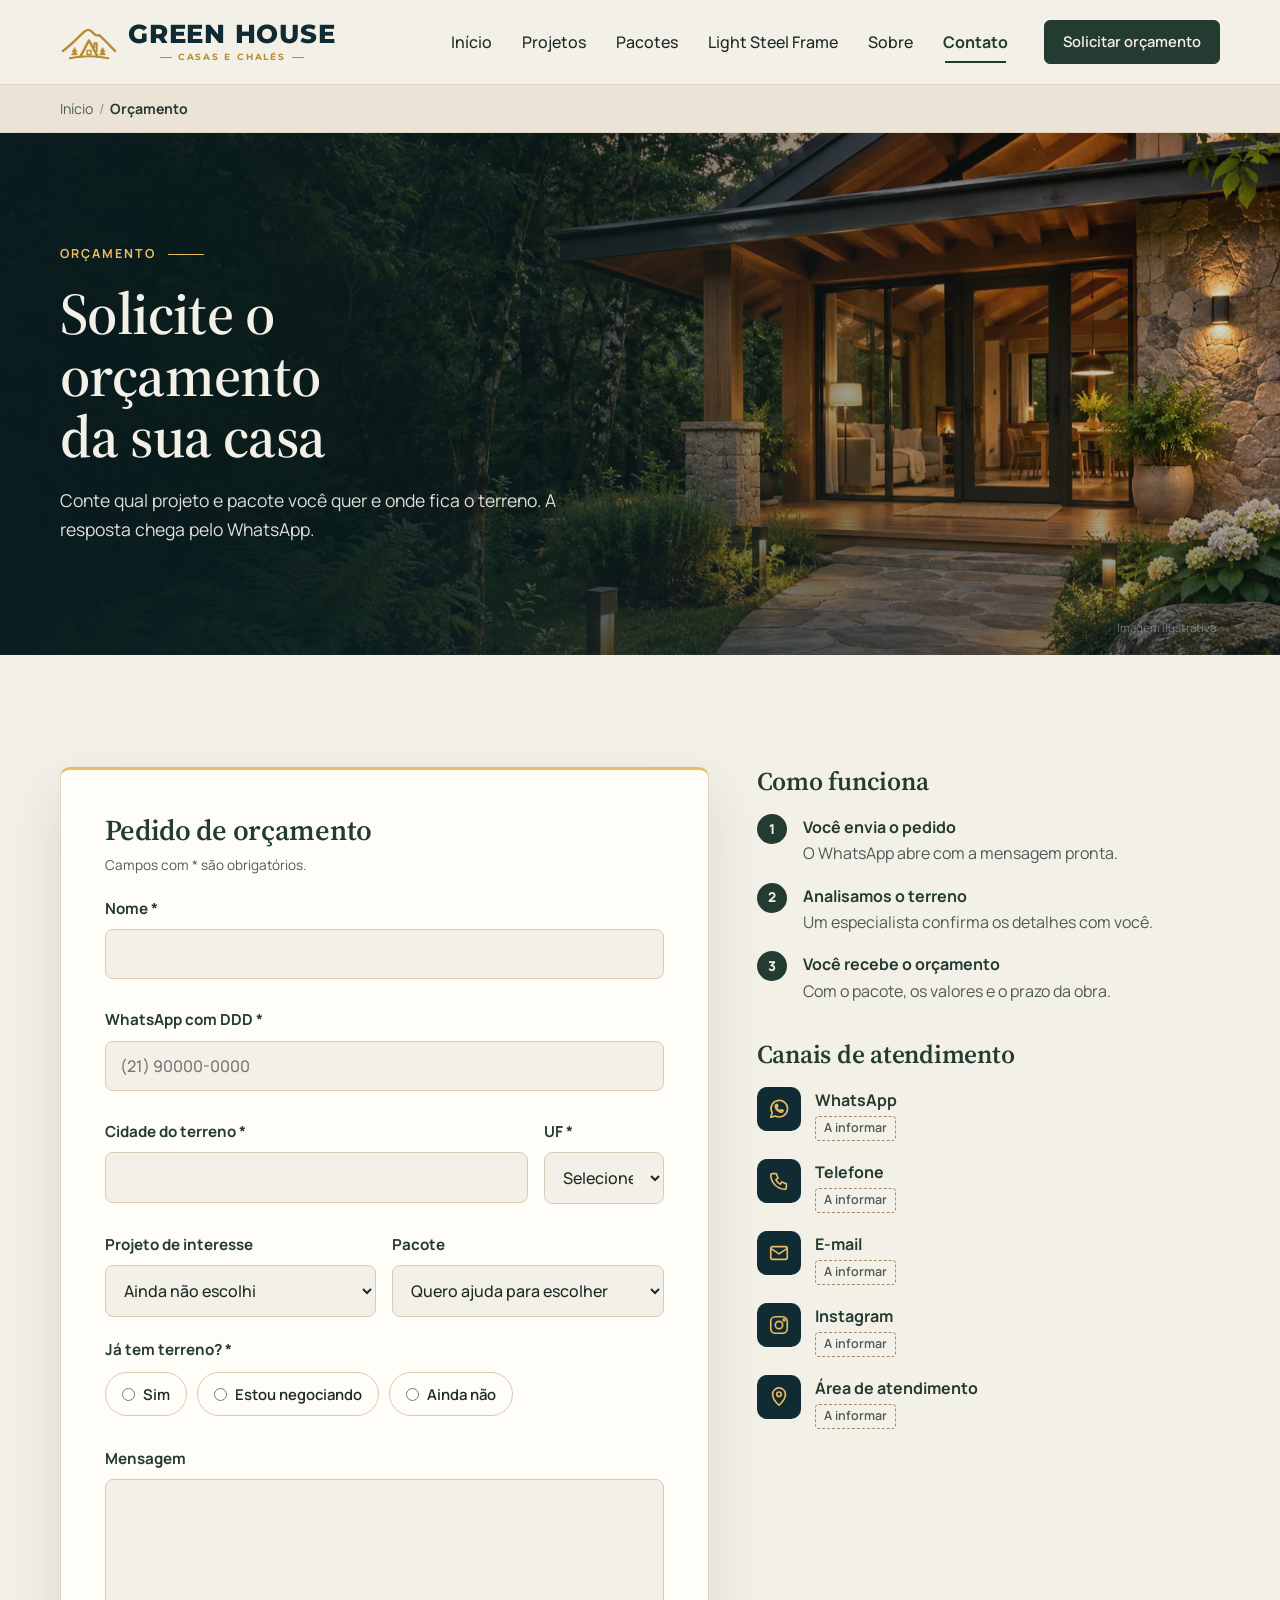
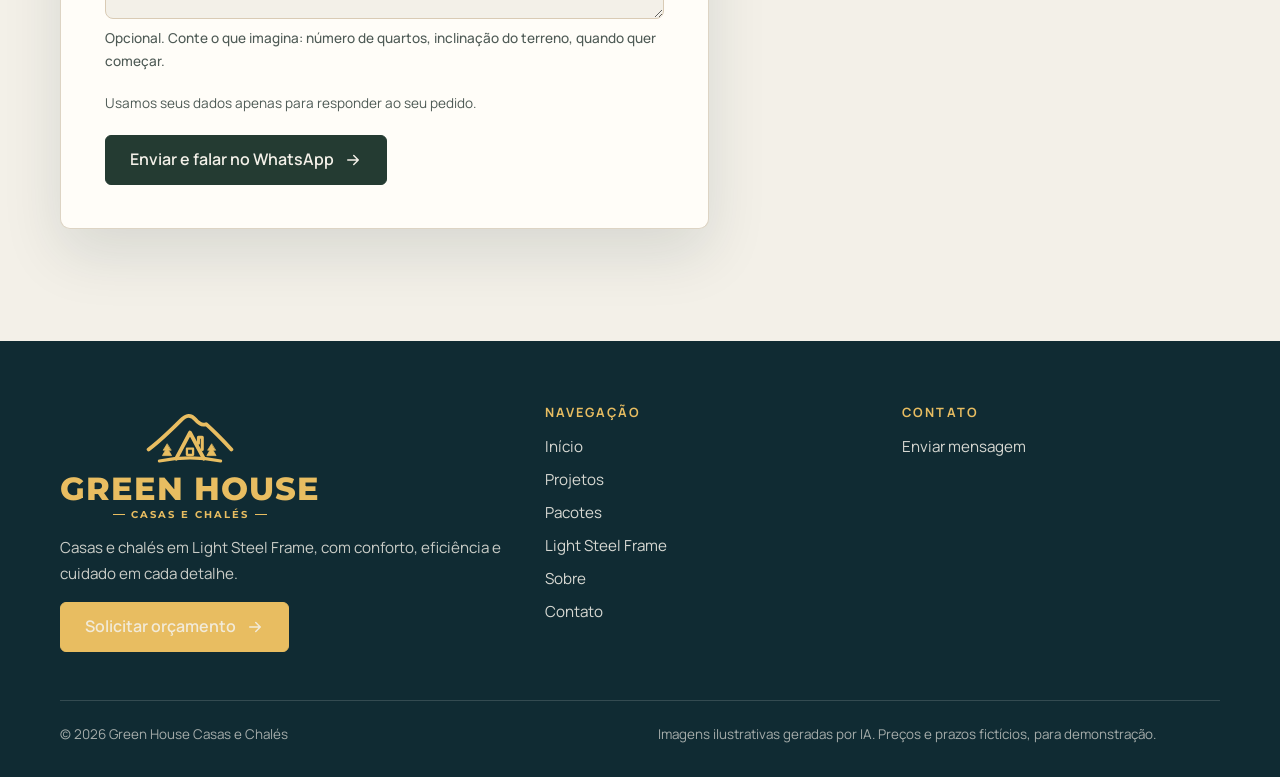
<file: lucerna-site-v2/contato.html>
<!doctype html>
<html lang="pt-BR">
<head>
  <meta charset="utf-8">
  <meta name="viewport" content="width=device-width, initial-scale=1, viewport-fit=cover">
  <title>Orçamento | Green House Casas e Chalés</title>
  <meta name="description" content="Solicite o orçamento da sua casa ou chalé em Light Steel Frame.">
  <meta name="theme-color" content="#102B33">
  <link rel="icon" href="assets/img/favicon.svg" type="image/svg+xml">
  <link rel="preconnect" href="https://fonts.googleapis.com">
  <link rel="preconnect" href="https://fonts.gstatic.com" crossorigin>
  <link rel="stylesheet" href="https://fonts.googleapis.com/css2?family=Manrope:wght@400;500;600;700;800&family=Montserrat:wght@700;800&family=Source+Serif+4:opsz,wght@8..60,500;8..60,600&display=swap">
  <link rel="stylesheet" href="assets/css/styles.css?v=20">
  <link rel="stylesheet" href="assets/css/paginas-v2.css?v=24">
  <script>document.documentElement.classList.add("js");</script>
</head>
<body>
  <a class="skip-link" href="#conteudo">Pular para o conteúdo</a>

  <header class="site-header">
    <div class="container">
      <a class="brand" href="index.html" aria-label="Green House Casas e Chalés. Ir para a página inicial">
        <span class="brand-mark"><svg viewBox="0 0 120 80" fill="none" stroke="currentColor" stroke-linecap="round" stroke-linejoin="round" aria-hidden="true" focusable="false"><path d="M6 58C22 46 34 34 48 20C55 13 61 12 67 19C72 25 76 27 81 25C90 33 102 45 114 58" stroke-width="5"/><path d="M42 70L60 36L78 70" stroke-width="5"/><path d="M71 50V42H76V58" stroke-width="4"/><rect x="56" y="57" width="8" height="8" stroke-width="3"/><path d="M20 73Q60 65 100 73" stroke-width="4"/><path d="M30 51l-5 8h3l-4 7h12l-4-7h3z M88 51l-5 8h3l-4 7h12l-4-7h3z" fill="currentColor" stroke-width="1"/></svg></span>
        <span class="brand-text" aria-hidden="true"><span class="brand-name">GREEN HOUSE</span><span class="brand-tag">CASAS E CHALÉS</span></span>
      </a>
      <nav id="site-nav" class="site-nav" aria-label="Principal">
        <ul class="nav-list">
          <li><a href="index.html">Início</a></li>
          <li><a href="projetos.html">Projetos</a></li>
          <li><a href="pacotes.html">Pacotes</a></li>
          <li><a href="light-steel-frame.html">Light Steel Frame</a></li>
          <li><a href="sobre.html">Sobre</a></li>
          <li><a href="contato.html" aria-current="page">Contato</a></li>
          <li class="nav-cta-mobile"><a class="btn btn-primary" href="contato.html">Solicitar orçamento</a></li>
        </ul>
      </nav>
      <div class="header-right">
        <a class="btn btn-primary header-cta" href="contato.html">Solicitar orçamento</a>
        <button class="nav-toggle" type="button" aria-expanded="false" aria-controls="site-nav">
          <svg viewBox="0 0 24 24" fill="none" stroke="currentColor" stroke-width="2" stroke-linecap="round" aria-hidden="true"><path d="M4 7h16M4 12h16M4 17h16"/></svg>
          Menu
        </button>
      </div>
    </div>
  </header>

    <nav class="crumbs" aria-label="Você está em"><div class="container"><ol><li><a href="index.html">Início</a></li><li><span aria-current="page" data-crumb-atual>Orçamento</span></li></ol></div></nav>
  <main id="conteudo" tabindex="-1">
    <section class="page-hero page-hero--janela" aria-labelledby="titulo">
      <div class="container janela-grid">
        <div class="janela-texto">
          <span class="eyebrow" data-reveal>Orçamento</span>
          <h1 id="titulo" data-reveal style="--d:.08s">Solicite o orçamento da sua casa</h1>
          <p data-reveal style="--d:.16s">Conte qual projeto e pacote você quer e onde fica o terreno. A resposta chega pelo WhatsApp.</p>
        </div>
        <figure class="janela-foto">
          <div class="janela-recorte"><img src="assets/img/contato-refugio-1600.webp" srcset="assets/img/contato-refugio-800.webp 800w, assets/img/contato-refugio-1600.webp 1600w" sizes="100vw" width="1600" height="800" fetchpriority="high" decoding="async" alt="Casa com pilares de madeira e pedra, iluminada ao anoitecer em meio à mata" style="object-position:72% 50%"></div>
          <svg class="janela-traco" viewBox="0 0 100 100" preserveAspectRatio="none" aria-hidden="true" focusable="false"><polygon points="50,0 100,34 100,100 0,100 0,34" pathLength="1"/><line x1="-14" y1="100" x2="114" y2="100" pathLength="1"/></svg>
          <figcaption>Imagem ilustrativa</figcaption>
        </figure>
      </div>
    </section>

    <section class="section" aria-labelledby="form-titulo">
      <div class="container contact-grid">
        <form class="form" id="contact-form" novalidate aria-labelledby="form-titulo" data-reveal>
          <div style="display:grid;gap:8px">
            <h2 id="form-titulo" style="font-size:1.8rem">Pedido de orçamento</h2>
            <p class="form-note">Campos com * são obrigatórios.</p>
          </div>
          <div class="field">
            <label for="nome">Nome *</label>
            <input id="nome" name="nome" type="text" autocomplete="name" required aria-describedby="nome-erro">
            <p class="error" id="nome-erro" aria-live="polite"></p>
          </div>
          <div class="field">
            <label for="telefone">WhatsApp com DDD *</label>
            <input id="telefone" name="telefone" type="tel" inputmode="tel" autocomplete="tel" placeholder="(21) 90000-0000" required aria-describedby="telefone-erro">
            <p class="error" id="telefone-erro" aria-live="polite"></p>
          </div>
          <div class="row-2">
            <div class="field">
              <label for="cidade">Cidade do terreno *</label>
              <input id="cidade" name="cidade" type="text" autocomplete="address-level2" required aria-describedby="cidade-erro">
              <p class="error" id="cidade-erro" aria-live="polite"></p>
            </div>
            <div class="field">
              <label for="uf">UF *</label>
              <select id="uf" name="uf" autocomplete="address-level1" required aria-describedby="uf-erro">
                <option value="">Selecione</option>
                    <option value="AC">AC</option>
                    <option value="AL">AL</option>
                    <option value="AP">AP</option>
                    <option value="AM">AM</option>
                    <option value="BA">BA</option>
                    <option value="CE">CE</option>
                    <option value="DF">DF</option>
                    <option value="ES">ES</option>
                    <option value="GO">GO</option>
                    <option value="MA">MA</option>
                    <option value="MT">MT</option>
                    <option value="MS">MS</option>
                    <option value="MG">MG</option>
                    <option value="PA">PA</option>
                    <option value="PB">PB</option>
                    <option value="PR">PR</option>
                    <option value="PE">PE</option>
                    <option value="PI">PI</option>
                    <option value="RJ">RJ</option>
                    <option value="RN">RN</option>
                    <option value="RS">RS</option>
                    <option value="RO">RO</option>
                    <option value="RR">RR</option>
                    <option value="SC">SC</option>
                    <option value="SP">SP</option>
                    <option value="SE">SE</option>
                    <option value="TO">TO</option>
              </select>
              <p class="error" id="uf-erro" aria-live="polite"></p>
            </div>
          </div>
          <div class="row-2b">
            <div class="field">
              <label for="projeto">Projeto de interesse</label>
              <select id="projeto" name="projeto"><option value="">Ainda não escolhi</option></select>
            </div>
            <div class="field">
              <label for="pacote">Pacote</label>
              <select id="pacote" name="pacote"><option value="">Quero ajuda para escolher</option></select>
            </div>
          </div>
          <fieldset class="fieldset" aria-describedby="terreno-erro">
            <legend>Já tem terreno? *</legend>
            <div class="radios">
              <label><input type="radio" name="terreno" value="Sim"> Sim</label>
              <label><input type="radio" name="terreno" value="Estou negociando"> Estou negociando</label>
              <label><input type="radio" name="terreno" value="Ainda não"> Ainda não</label>
            </div>
            <p class="error" id="terreno-erro" aria-live="polite"></p>
          </fieldset>
          <div class="row-2b" id="terreno-medidas" hidden>
            <div class="field"><label for="largura">Largura do terreno (m)</label><input id="largura" name="largura" inputmode="decimal" placeholder="ex.: 12"></div>
            <div class="field"><label for="profundidade">Profundidade (m)</label><input id="profundidade" name="profundidade" inputmode="decimal" placeholder="ex.: 30"></div>
          </div>
          <div class="field">
            <label for="mensagem">Mensagem</label>
            <textarea id="mensagem" name="mensagem" aria-describedby="mensagem-dica"></textarea>
            <p class="hint" id="mensagem-dica">Opcional. Conte o que imagina: número de quartos, inclinação do terreno, quando quer começar.</p>
          </div>
          <p class="form-note">Usamos seus dados apenas para responder ao seu pedido.</p>
          <div><button class="btn btn-primary" type="submit">Enviar e falar no WhatsApp <svg viewBox="0 0 24 24" fill="none" stroke="currentColor" stroke-width="2" stroke-linecap="round" stroke-linejoin="round" aria-hidden="true"><path d="M5 12h14M13 6l6 6-6 6"/></svg></button></div>
          <div class="form-status" id="form-status" role="status" tabindex="-1" hidden></div>
        </form>

        <aside style="display:grid;gap:36px;align-content:start;--d:.15s" data-reveal>
          <div style="display:grid;gap:18px">
            <h2 style="font-size:1.6rem">Como funciona</h2>
            <ol class="steps-mini">
              <li><div><strong>Você envia o pedido</strong>O WhatsApp abre com a mensagem pronta.</div></li>
              <li><div><strong>Analisamos o terreno</strong>Um especialista confirma os detalhes com você.</div></li>
              <li><div><strong>Você recebe o orçamento</strong>Com o pacote, os valores e o prazo da obra.</div></li>
            </ol>
          </div>
          <div style="display:grid;gap:18px">
            <h2 style="font-size:1.6rem">Canais de atendimento</h2>
            <div class="channels">
            <div class="channel"><span class="icon"><svg viewBox="0 0 24 24" fill="none" stroke="currentColor" stroke-width="1.8" stroke-linecap="round" stroke-linejoin="round" aria-hidden="true"><path d="M3 21l1.6-4.6A9 9 0 1 1 8 19.6z"/><path d="M9 9.5c.5 2 2.5 4 4.5 4.5l1-1.2 2 .8c-.3 1.4-1.3 2-2.5 1.9-2.8-.4-5.6-3.2-6-6-.1-1.2.5-2.2 1.9-2.5l.8 2z"/></svg></span><div><strong>WhatsApp</strong><span data-channel="whatsapp"><a data-config="whatsapp" href="#"></a></span></div></div>
            <div class="channel"><span class="icon"><svg viewBox="0 0 24 24" fill="none" stroke="currentColor" stroke-width="1.8" stroke-linecap="round" stroke-linejoin="round" aria-hidden="true"><path d="M5 4h4l2 5-2.5 1.5a11 11 0 0 0 5 5L15 13l5 2v4a2 2 0 0 1-2 2A16 16 0 0 1 3 6a2 2 0 0 1 2-2"/></svg></span><div><strong>Telefone</strong><span data-channel="telefone"><a data-config="telefone" href="#"></a></span></div></div>
            <div class="channel"><span class="icon"><svg viewBox="0 0 24 24" fill="none" stroke="currentColor" stroke-width="1.8" stroke-linecap="round" stroke-linejoin="round" aria-hidden="true"><rect x="3" y="5" width="18" height="14" rx="2"/><path d="M3 7l9 6 9-6"/></svg></span><div><strong>E-mail</strong><span data-channel="email"><a data-config="email" href="#"></a></span></div></div>
            <div class="channel"><span class="icon"><svg viewBox="0 0 24 24" fill="none" stroke="currentColor" stroke-width="1.8" stroke-linecap="round" stroke-linejoin="round" aria-hidden="true"><rect x="3" y="3" width="18" height="18" rx="5"/><circle cx="12" cy="12" r="4"/><circle cx="17.5" cy="6.5" r="1" fill="currentColor"/></svg></span><div><strong>Instagram</strong><span data-channel="instagram"><a data-config="instagram" data-config-keep-text href="#">Abrir perfil</a></span></div></div>
            <div class="channel"><span class="icon"><svg viewBox="0 0 24 24" fill="none" stroke="currentColor" stroke-width="1.8" stroke-linecap="round" stroke-linejoin="round" aria-hidden="true"><path d="M12 21s-7-6.2-7-12a7 7 0 0 1 14 0c0 5.8-7 12-7 12z"/><circle cx="12" cy="9" r="2.5"/></svg></span><div><strong>Área de atendimento</strong><span data-channel="areaAtendimento"><span data-config="areaAtendimento"></span></span></div></div>
            </div>
          </div>
        </aside>
      </div>
    </section>
  </main>

  <footer class="site-footer">
    <div class="container">
      <div class="footer-grid">
        <div style="display:grid;gap:16px;align-content:start">
          <a class="brand" href="index.html" aria-label="Green House Casas e Chalés, página inicial">
            <span class="brand-mark" style="color:var(--champagne)"><svg viewBox="0 0 120 80" fill="none" stroke="currentColor" stroke-linecap="round" stroke-linejoin="round" aria-hidden="true" focusable="false"><path d="M6 58C22 46 34 34 48 20C55 13 61 12 67 19C72 25 76 27 81 25C90 33 102 45 114 58" stroke-width="5"/><path d="M42 70L60 36L78 70" stroke-width="5"/><path d="M71 50V42H76V58" stroke-width="4"/><rect x="56" y="57" width="8" height="8" stroke-width="3"/><path d="M20 73Q60 65 100 73" stroke-width="4"/><path d="M30 51l-5 8h3l-4 7h12l-4-7h3z M88 51l-5 8h3l-4 7h12l-4-7h3z" fill="currentColor" stroke-width="1"/></svg></span>
            <span class="brand-text" aria-hidden="true"><span class="brand-name">GREEN HOUSE</span><span class="brand-tag">CASAS E CHALÉS</span></span>
          </a>
          <p>Casas e chalés em Light Steel Frame, com conforto, eficiência e cuidado em cada detalhe.</p>
          <div><a class="btn btn-gold" href="contato.html">Solicitar orçamento <svg viewBox="0 0 24 24" fill="none" stroke="currentColor" stroke-width="2" stroke-linecap="round" stroke-linejoin="round" aria-hidden="true"><path d="M5 12h14M13 6l6 6-6 6"/></svg></a></div>
        </div>
        <div>
          <h2>Navegação</h2>
          <ul>
            <li><a href="index.html">Início</a></li>
            <li><a href="projetos.html">Projetos</a></li>
            <li><a href="pacotes.html">Pacotes</a></li>
            <li><a href="light-steel-frame.html">Light Steel Frame</a></li>
            <li><a href="sobre.html">Sobre</a></li>
            <li><a href="contato.html">Contato</a></li>
          </ul>
        </div>
        <div>
          <h2>Contato</h2>
          <ul>
            <li data-config-wrap hidden>Telefone: <a data-config="telefone" href="#"></a></li>
            <li data-config-wrap hidden>WhatsApp: <a data-config="whatsapp" href="#"></a></li>
            <li data-config-wrap hidden>E-mail: <a data-config="email" href="#"></a></li>
            <li data-config-wrap hidden><a data-config="instagram" data-config-keep-text href="#">Instagram</a></li>
            <li data-config-wrap hidden><a data-config="facebook" data-config-keep-text href="#">Facebook</a></li>
            <li data-config-wrap hidden>Atendimento: <span data-config="areaAtendimento"></span></li>
            <li><a href="contato.html">Enviar mensagem</a></li>
          </ul>
        </div>
      </div>
      <div class="footer-bottom">
        <span>© <span data-year>2026</span> Green House Casas e Chalés<span data-config-wrap hidden> · CNPJ <span data-config="cnpj"></span></span></span>
        <span>Imagens ilustrativas geradas por IA. Preços e prazos fictícios, para demonstração.</span>
      </div>
    </div>
  </footer>

  <button class="to-top" type="button" aria-label="Voltar ao topo"><svg viewBox="0 0 24 24" fill="none" stroke="currentColor" stroke-width="2.2" stroke-linecap="round" stroke-linejoin="round" aria-hidden="true"><path d="M12 19V5M6 11l6-6 6 6"/></svg></button>
  <div class="mobile-bar"><a class="btn btn-outline" href="projetos.html">Ver projetos</a><a class="btn btn-primary" href="contato.html">Orçamento</a></div>

  <script src="assets/js/config.js?v=20"></script>
  <script src="assets/js/produtos.js?v=20"></script>
  <script src="assets/js/main.js?v=20"></script>
</body>
</html>
</file>
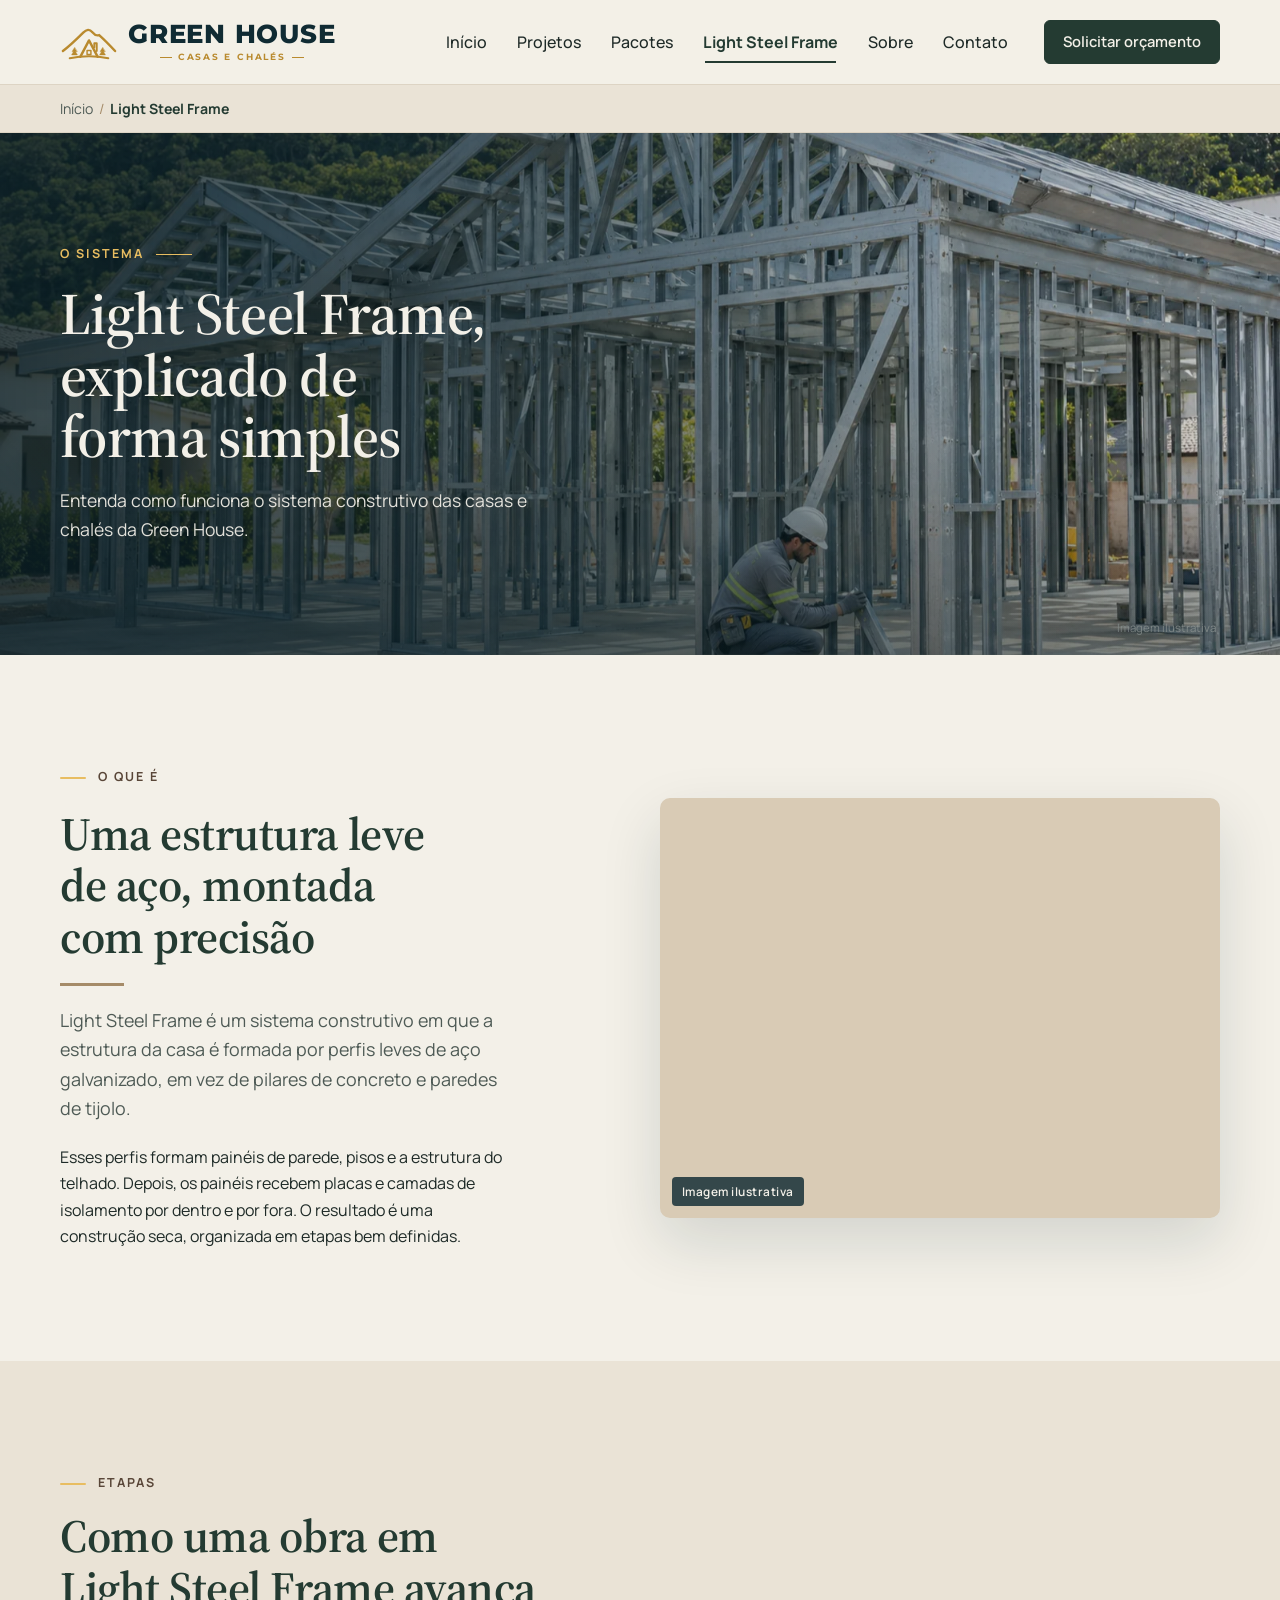
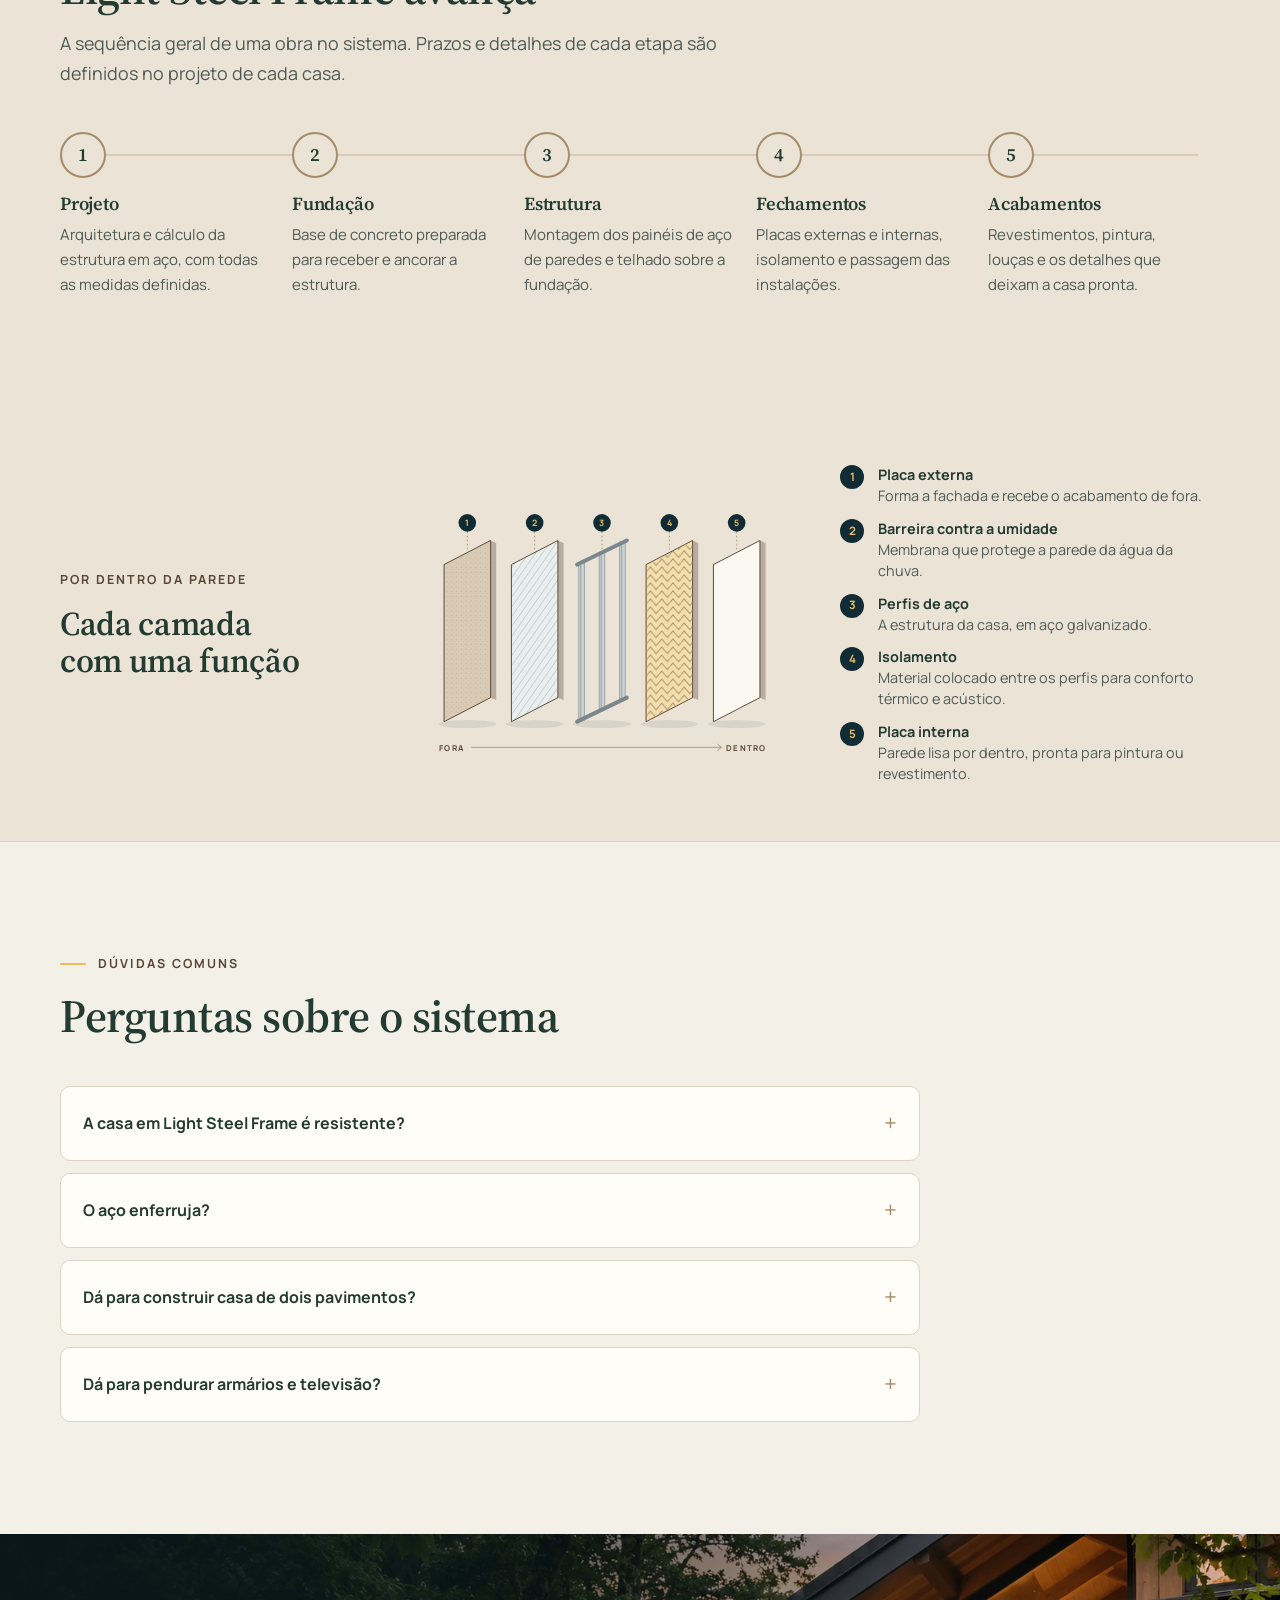
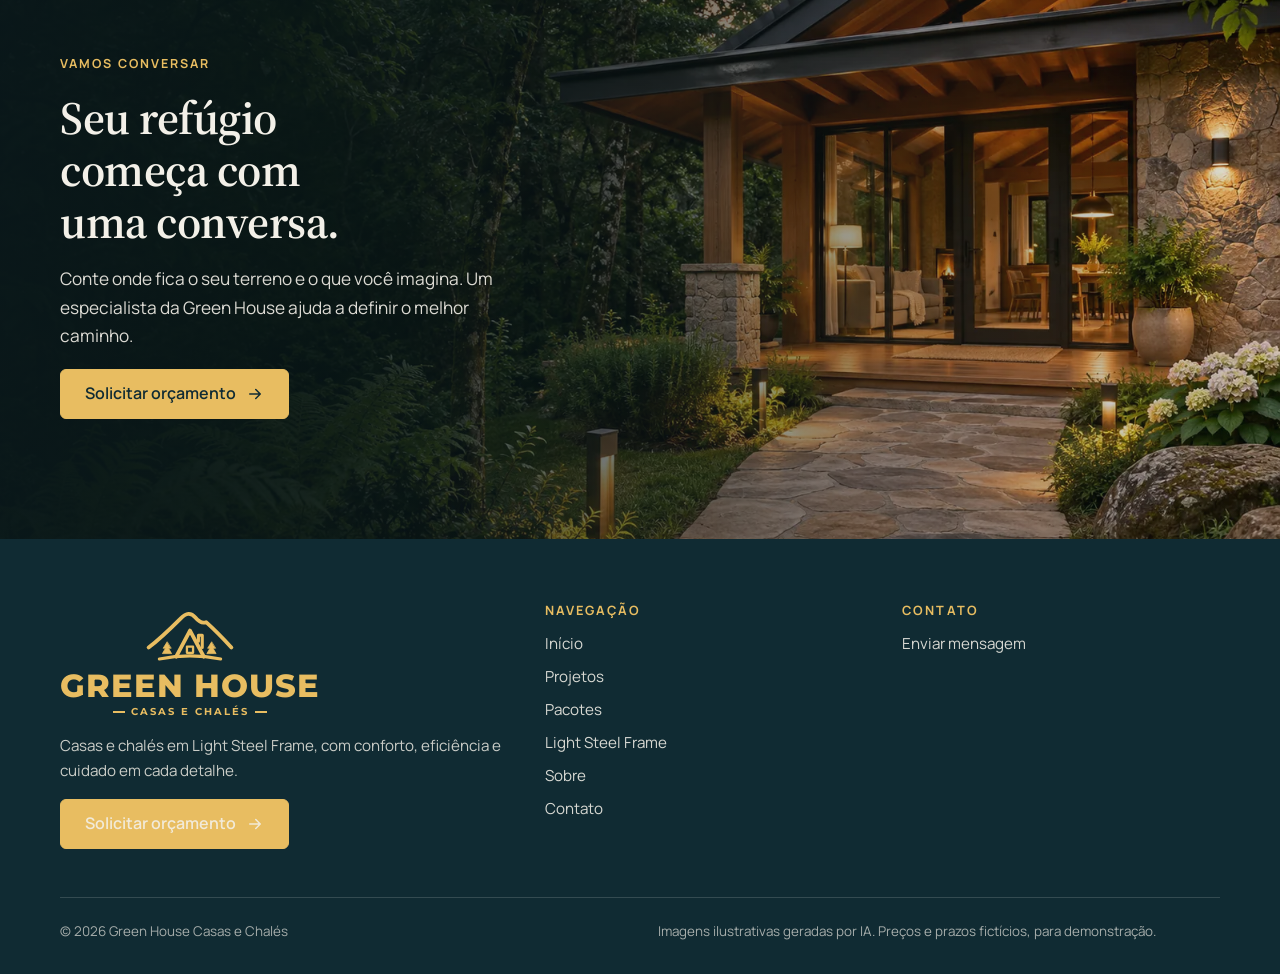
<file: lucerna-site-v2/light-steel-frame.html>
<!doctype html>
<html lang="pt-BR">
<head>
  <meta charset="utf-8">
  <meta name="viewport" content="width=device-width, initial-scale=1, viewport-fit=cover">
  <title>Light Steel Frame | Green House Casas e Chalés</title>
  <meta name="description" content="Entenda de forma simples como funciona o sistema construtivo Light Steel Frame.">
  <meta name="theme-color" content="#102B33">
  <link rel="icon" href="assets/img/favicon.svg" type="image/svg+xml">
  <link rel="preconnect" href="https://fonts.googleapis.com">
  <link rel="preconnect" href="https://fonts.gstatic.com" crossorigin>
  <link rel="stylesheet" href="https://fonts.googleapis.com/css2?family=Manrope:wght@400;500;600;700;800&family=Montserrat:wght@700;800&family=Source+Serif+4:opsz,wght@8..60,500;8..60,600&display=swap">
  <link rel="stylesheet" href="assets/css/styles.css?v=20">
  <link rel="stylesheet" href="assets/css/paginas-v2.css?v=24">
  <link rel="stylesheet" href="assets/css/home-v2.css?v=21">
  <script>document.documentElement.classList.add("js");</script>
</head>
<body>
  <a class="skip-link" href="#conteudo">Pular para o conteúdo</a>

  <header class="site-header">
    <div class="container">
      <a class="brand" href="index.html" aria-label="Green House Casas e Chalés. Ir para a página inicial">
        <span class="brand-mark"><svg viewBox="0 0 120 80" fill="none" stroke="currentColor" stroke-linecap="round" stroke-linejoin="round" aria-hidden="true" focusable="false"><path d="M6 58C22 46 34 34 48 20C55 13 61 12 67 19C72 25 76 27 81 25C90 33 102 45 114 58" stroke-width="5"/><path d="M42 70L60 36L78 70" stroke-width="5"/><path d="M71 50V42H76V58" stroke-width="4"/><rect x="56" y="57" width="8" height="8" stroke-width="3"/><path d="M20 73Q60 65 100 73" stroke-width="4"/><path d="M30 51l-5 8h3l-4 7h12l-4-7h3z M88 51l-5 8h3l-4 7h12l-4-7h3z" fill="currentColor" stroke-width="1"/></svg></span>
        <span class="brand-text" aria-hidden="true"><span class="brand-name">GREEN HOUSE</span><span class="brand-tag">CASAS E CHALÉS</span></span>
      </a>
      <nav id="site-nav" class="site-nav" aria-label="Principal">
        <ul class="nav-list">
          <li><a href="index.html">Início</a></li>
          <li><a href="projetos.html">Projetos</a></li>
          <li><a href="pacotes.html">Pacotes</a></li>
          <li><a href="light-steel-frame.html" aria-current="page">Light Steel Frame</a></li>
          <li><a href="sobre.html">Sobre</a></li>
          <li><a href="contato.html">Contato</a></li>
          <li class="nav-cta-mobile"><a class="btn btn-primary" href="contato.html">Solicitar orçamento</a></li>
        </ul>
      </nav>
      <div class="header-right">
        <a class="btn btn-primary header-cta" href="contato.html">Solicitar orçamento</a>
        <button class="nav-toggle" type="button" aria-expanded="false" aria-controls="site-nav">
          <svg viewBox="0 0 24 24" fill="none" stroke="currentColor" stroke-width="2" stroke-linecap="round" aria-hidden="true"><path d="M4 7h16M4 12h16M4 17h16"/></svg>
          Menu
        </button>
      </div>
    </div>
  </header>

    <nav class="crumbs" aria-label="Você está em"><div class="container"><ol><li><a href="index.html">Início</a></li><li><span aria-current="page" data-crumb-atual>Light Steel Frame</span></li></ol></div></nav>
  <main id="conteudo" tabindex="-1">
    <section class="page-hero page-hero--janela" aria-labelledby="titulo">
      <div class="container janela-grid">
        <div class="janela-texto">
          <span class="eyebrow" data-reveal>O sistema</span>
          <h1 id="titulo" data-reveal style="--d:.08s">Light Steel Frame, explicado de forma simples</h1>
          <p data-reveal style="--d:.16s">Entenda como funciona o sistema construtivo das casas e chalés da Green House.</p>
        </div>
        <figure class="janela-foto">
          <div class="janela-recorte"><img src="assets/img/steel-frame-estrutura-1600.webp" srcset="assets/img/steel-frame-estrutura-800.webp 800w, assets/img/steel-frame-estrutura-1600.webp 1600w" sizes="100vw" width="1600" height="900" fetchpriority="high" decoding="async" alt="Estrutura de perfis de aço galvanizado de uma casa em montagem" style="object-position:55% 50%"></div>
          <svg class="janela-traco" viewBox="0 0 100 100" preserveAspectRatio="none" aria-hidden="true" focusable="false"><polygon points="50,0 100,34 100,100 0,100 0,34" pathLength="1"/><line x1="-14" y1="100" x2="114" y2="100" pathLength="1"/></svg>
          <figcaption>Imagem ilustrativa</figcaption>
        </figure>
      </div>
    </section>

    <section class="section" aria-labelledby="o-que-e">
      <div class="container split">
        <div class="split-text" data-reveal="left">
          <span class="eyebrow">O que é</span>
          <h2 id="o-que-e">Uma estrutura leve de aço, montada com precisão</h2>
          <hr class="rule">
          <p class="lead">Light Steel Frame é um sistema construtivo em que a estrutura da casa é formada por perfis leves de aço galvanizado, em vez de pilares de concreto e paredes de tijolo.</p>
          <p>Esses perfis formam painéis de parede, pisos e a estrutura do telhado. Depois, os painéis recebem placas e camadas de isolamento por dentro e por fora. O resultado é uma construção seca, organizada em etapas bem definidas.</p>
        </div>
        <figure class="figure split-media" data-reveal="right">
          <img src="assets/img/steel-frame-estrutura-1600.webp" srcset="assets/img/steel-frame-estrutura-800.webp 800w, assets/img/steel-frame-estrutura-1600.webp 1600w" sizes="(max-width: 900px) 100vw, 600px" width="1600" height="900" loading="lazy" decoding="async" alt="Estrutura de perfis de aço de uma casa em montagem sobre a fundação" style="object-position:45% 50%">
          <figcaption>Imagem ilustrativa</figcaption>
        </figure>
      </div>
    </section>

    <section class="section section--sand" aria-labelledby="etapas">
      <div class="container">
        <div class="section-head" data-reveal>
          <span class="eyebrow">Etapas</span>
          <h2 id="etapas">Como uma obra em Light Steel Frame avança</h2>
          <p class="lead">A sequência geral de uma obra no sistema. Prazos e detalhes de cada etapa são definidos no projeto de cada casa.</p>
        </div>
        <ol class="timeline" data-reveal>
          <li><h3>Projeto</h3><p>Arquitetura e cálculo da estrutura em aço, com todas as medidas definidas.</p></li>
          <li><h3>Fundação</h3><p>Base de concreto preparada para receber e ancorar a estrutura.</p></li>
          <li><h3>Estrutura</h3><p>Montagem dos painéis de aço de paredes e telhado sobre a fundação.</p></li>
          <li><h3>Fechamentos</h3><p>Placas externas e internas, isolamento e passagem das instalações.</p></li>
          <li><h3>Acabamentos</h3><p>Revestimentos, pintura, louças e os detalhes que deixam a casa pronta.</p></li>
        </ol>
      </div>
    </section>

    <section class="wall-band" aria-labelledby="camadas">
      <div class="container wall-band-grid">
        <div class="wall-band-text" data-reveal="left">
          <span class="eyebrow">Por dentro da parede</span>
          <h2 id="camadas">Cada camada com uma função</h2>
          <div hidden><a class="btn btn-outline" href="light-steel-frame.html">Entenda o sistema <svg viewBox="0 0 24 24" fill="none" stroke="currentColor" stroke-width="2" stroke-linecap="round" stroke-linejoin="round" aria-hidden="true"><path d="M5 12h14M13 6l6 6-6 6"/></svg></a></div>
        </div>
        <figure class="wall-figure" data-reveal style="--d:.1s">
          <svg class="wall-svg" viewBox="0 0 474 328" aria-hidden="true" focusable="false">
            <defs>
              <pattern id="pp-barreira" width="7" height="7" patternUnits="userSpaceOnUse" patternTransform="rotate(35)"><line x1="0" y1="0" x2="0" y2="7" stroke="#102B33" stroke-opacity=".22" stroke-width="1.6"/></pattern>
              <pattern id="pp-isolamento" width="14" height="10" patternUnits="userSpaceOnUse"><path d="M0 5 L3.5 1 L7 5 L10.5 9 L14 5" fill="none" stroke="#A58B68" stroke-width="1.2"/></pattern>
              <pattern id="pp-placa" width="6" height="6" patternUnits="userSpaceOnUse"><circle cx="1.5" cy="1.5" r=".7" fill="#594638" fill-opacity=".28"/><circle cx="4.5" cy="4.2" r=".5" fill="#594638" fill-opacity=".2"/></pattern>
            </defs>
            <g><ellipse cx="69.0" cy="287.0" rx="36.0" ry="5" fill="#102B33" fill-opacity=".08"/><polygon points="98.0,58.0 105.0,61.0 105.0,257.0 98.0,254.0" fill="#594638" fill-opacity=".35"/><polygon points="40.0,88.0 98.0,58.0 98.0,254.0 40.0,284.0" fill="#D9CBB5" stroke="#594638" stroke-width="1.2" stroke-linejoin="round"/><polygon points="40.0,88.0 98.0,58.0 98.0,254.0 40.0,284.0" fill="url(#pp-placa)"/><line x1="69.0" y1="47.0" x2="69.0" y2="71.0" stroke="#A58B68" stroke-width="1" stroke-dasharray="2 3"/><circle cx="69.0" cy="36.0" r="11" fill="#102B33"/><text x="69.0" y="40.0" text-anchor="middle" font-family="Manrope, sans-serif" font-size="11" font-weight="700" fill="#E8BD61">1</text></g>
            <g><ellipse cx="153.0" cy="287.0" rx="36.0" ry="5" fill="#102B33" fill-opacity=".08"/><polygon points="182.0,58.0 189.0,61.0 189.0,257.0 182.0,254.0" fill="#594638" fill-opacity=".35"/><polygon points="124.0,88.0 182.0,58.0 182.0,254.0 124.0,284.0" fill="#E9EEEF" stroke="#594638" stroke-width="1.2" stroke-linejoin="round"/><polygon points="124.0,88.0 182.0,58.0 182.0,254.0 124.0,284.0" fill="url(#pp-barreira)"/><line x1="153.0" y1="47.0" x2="153.0" y2="71.0" stroke="#A58B68" stroke-width="1" stroke-dasharray="2 3"/><circle cx="153.0" cy="36.0" r="11" fill="#102B33"/><text x="153.0" y="40.0" text-anchor="middle" font-family="Manrope, sans-serif" font-size="11" font-weight="700" fill="#E8BD61">2</text></g>
            <g><ellipse cx="237.0" cy="287.0" rx="36.0" ry="5" fill="#102B33" fill-opacity=".08"/><rect x="208.0" y="86.2" width="7" height="196.0" fill="#C9D1D3" stroke="#8E9A9D" stroke-width="1"/><line x1="210.5" y1="88.2" x2="210.5" y2="280.2" stroke="#8E9A9D" stroke-width="1"/><rect x="233.5" y="73.0" width="7" height="196.0" fill="#C9D1D3" stroke="#8E9A9D" stroke-width="1"/><line x1="236.0" y1="75.0" x2="236.0" y2="267.0" stroke="#8E9A9D" stroke-width="1"/><rect x="259.0" y="59.8" width="7" height="196.0" fill="#C9D1D3" stroke="#8E9A9D" stroke-width="1"/><line x1="261.5" y1="61.8" x2="261.5" y2="253.8" stroke="#8E9A9D" stroke-width="1"/><line x1="206.0" y1="88.0" x2="268.0" y2="58.0" stroke="#7B878A" stroke-width="5" stroke-linecap="round"/><line x1="206.0" y1="284.0" x2="268.0" y2="254.0" stroke="#7B878A" stroke-width="5" stroke-linecap="round"/><line x1="237.0" y1="47.0" x2="237.0" y2="71.0" stroke="#A58B68" stroke-width="1" stroke-dasharray="2 3"/><circle cx="237.0" cy="36.0" r="11" fill="#102B33"/><text x="237.0" y="40.0" text-anchor="middle" font-family="Manrope, sans-serif" font-size="11" font-weight="700" fill="#E8BD61">3</text></g>
            <g><ellipse cx="321.0" cy="287.0" rx="36.0" ry="5" fill="#102B33" fill-opacity=".08"/><polygon points="350.0,58.0 357.0,61.0 357.0,257.0 350.0,254.0" fill="#594638" fill-opacity=".35"/><polygon points="292.0,88.0 350.0,58.0 350.0,254.0 292.0,284.0" fill="#F3DFAE" stroke="#594638" stroke-width="1.2" stroke-linejoin="round"/><polygon points="292.0,88.0 350.0,58.0 350.0,254.0 292.0,284.0" fill="url(#pp-isolamento)"/><line x1="321.0" y1="47.0" x2="321.0" y2="71.0" stroke="#A58B68" stroke-width="1" stroke-dasharray="2 3"/><circle cx="321.0" cy="36.0" r="11" fill="#102B33"/><text x="321.0" y="40.0" text-anchor="middle" font-family="Manrope, sans-serif" font-size="11" font-weight="700" fill="#E8BD61">4</text></g>
            <g><ellipse cx="405.0" cy="287.0" rx="36.0" ry="5" fill="#102B33" fill-opacity=".08"/><polygon points="434.0,58.0 441.0,61.0 441.0,257.0 434.0,254.0" fill="#594638" fill-opacity=".35"/><polygon points="376.0,88.0 434.0,58.0 434.0,254.0 376.0,284.0" fill="#FBF8F1" stroke="#594638" stroke-width="1.2" stroke-linejoin="round"/><line x1="405.0" y1="47.0" x2="405.0" y2="71.0" stroke="#A58B68" stroke-width="1" stroke-dasharray="2 3"/><circle cx="405.0" cy="36.0" r="11" fill="#102B33"/><text x="405.0" y="40.0" text-anchor="middle" font-family="Manrope, sans-serif" font-size="11" font-weight="700" fill="#E8BD61">5</text></g>
            <text x="34" y="320" font-family="Manrope, sans-serif" font-size="10" font-weight="700" letter-spacing="1.5" fill="#594638">FORA</text>
            <text x="442" y="320" text-anchor="end" font-family="Manrope, sans-serif" font-size="10" font-weight="700" letter-spacing="1.5" fill="#594638">DENTRO</text>
            <line x1="74" y1="316" x2="386" y2="316" stroke="#A58B68" stroke-width="1"/>
            <path d="M381 312 l5 4 -5 4" fill="none" stroke="#A58B68" stroke-width="1"/>
          </svg>
          <figcaption class="visually-hidden">Corte de uma parede em Light Steel Frame com as camadas afastadas, de fora para dentro.</figcaption>
        </figure>
        <ol class="wall-legend" data-reveal="right" style="--d:.2s">
          <li><strong>Placa externa</strong><span>Forma a fachada e recebe o acabamento de fora.</span></li>
          <li><strong>Barreira contra a umidade</strong><span>Membrana que protege a parede da água da chuva.</span></li>
          <li><strong>Perfis de aço</strong><span>A estrutura da casa, em aço galvanizado.</span></li>
          <li><strong>Isolamento</strong><span>Material colocado entre os perfis para conforto térmico e acústico.</span></li>
          <li><strong>Placa interna</strong><span>Parede lisa por dentro, pronta para pintura ou revestimento.</span></li>
        </ol>
      </div>
    </section>

    <section class="section" aria-labelledby="duvidas">
      <div class="container">
        <div class="section-head" data-reveal>
          <span class="eyebrow">Dúvidas comuns</span>
          <h2 id="duvidas">Perguntas sobre o sistema</h2>
        </div>
        <div class="faq" data-reveal>
          <details><summary>A casa em Light Steel Frame é resistente?</summary><p>A estrutura é dimensionada por cálculo estrutural para cada projeto, considerando o tamanho da casa, o telhado e o local da obra. As especificações de cada casa ficam no projeto.</p></details>
          <details><summary>O aço enferruja?</summary><p>Os perfis usados no sistema são de aço galvanizado, que recebe um revestimento de zinco contra corrosão. Eles ficam protegidos dentro das paredes.</p></details>
          <details><summary>Dá para construir casa de dois pavimentos?</summary><p>Sim. O sistema permite casas térreas, sobrados e chalés com mezanino, de acordo com o projeto.</p></details>
          <details><summary>Dá para pendurar armários e televisão?</summary><p>Sim. Os pontos que vão receber peso são previstos no projeto com reforços na estrutura ou fixações próprias para o sistema.</p></details>
        </div>
      </div>
    </section>

    <section class="cta" aria-labelledby="cta-titulo">
      <img src="assets/img/contato-refugio-1600.webp" srcset="assets/img/contato-refugio-800.webp 800w, assets/img/contato-refugio-1600.webp 1600w" sizes="100vw" width="1600" height="900" loading="lazy" decoding="async" alt="" style="object-position:75% 50%">
      <div class="container">
        <span class="eyebrow" style="color:var(--champagne)" data-reveal>Vamos conversar</span>
        <h2 id="cta-titulo" data-reveal style="--d:.1s">Seu refúgio começa com uma conversa.</h2>
        <p data-reveal style="--d:.2s">Conte onde fica o seu terreno e o que você imagina. Um especialista da Green House ajuda a definir o melhor caminho.</p>
        <a class="btn btn-gold" href="contato.html" data-reveal style="--d:.3s">Solicitar orçamento <svg viewBox="0 0 24 24" fill="none" stroke="currentColor" stroke-width="2" stroke-linecap="round" stroke-linejoin="round" aria-hidden="true"><path d="M5 12h14M13 6l6 6-6 6"/></svg></a>
      </div>
    </section>
  </main>

  <footer class="site-footer">
    <div class="container">
      <div class="footer-grid">
        <div style="display:grid;gap:16px;align-content:start">
          <a class="brand" href="index.html" aria-label="Green House Casas e Chalés, página inicial">
            <span class="brand-mark" style="color:var(--champagne)"><svg viewBox="0 0 120 80" fill="none" stroke="currentColor" stroke-linecap="round" stroke-linejoin="round" aria-hidden="true" focusable="false"><path d="M6 58C22 46 34 34 48 20C55 13 61 12 67 19C72 25 76 27 81 25C90 33 102 45 114 58" stroke-width="5"/><path d="M42 70L60 36L78 70" stroke-width="5"/><path d="M71 50V42H76V58" stroke-width="4"/><rect x="56" y="57" width="8" height="8" stroke-width="3"/><path d="M20 73Q60 65 100 73" stroke-width="4"/><path d="M30 51l-5 8h3l-4 7h12l-4-7h3z M88 51l-5 8h3l-4 7h12l-4-7h3z" fill="currentColor" stroke-width="1"/></svg></span>
            <span class="brand-text" aria-hidden="true"><span class="brand-name">GREEN HOUSE</span><span class="brand-tag">CASAS E CHALÉS</span></span>
          </a>
          <p>Casas e chalés em Light Steel Frame, com conforto, eficiência e cuidado em cada detalhe.</p>
          <div><a class="btn btn-gold" href="contato.html">Solicitar orçamento <svg viewBox="0 0 24 24" fill="none" stroke="currentColor" stroke-width="2" stroke-linecap="round" stroke-linejoin="round" aria-hidden="true"><path d="M5 12h14M13 6l6 6-6 6"/></svg></a></div>
        </div>
        <div>
          <h2>Navegação</h2>
          <ul>
            <li><a href="index.html">Início</a></li>
            <li><a href="projetos.html">Projetos</a></li>
            <li><a href="pacotes.html">Pacotes</a></li>
            <li><a href="light-steel-frame.html">Light Steel Frame</a></li>
            <li><a href="sobre.html">Sobre</a></li>
            <li><a href="contato.html">Contato</a></li>
          </ul>
        </div>
        <div>
          <h2>Contato</h2>
          <ul>
            <li data-config-wrap hidden>Telefone: <a data-config="telefone" href="#"></a></li>
            <li data-config-wrap hidden>WhatsApp: <a data-config="whatsapp" href="#"></a></li>
            <li data-config-wrap hidden>E-mail: <a data-config="email" href="#"></a></li>
            <li data-config-wrap hidden><a data-config="instagram" data-config-keep-text href="#">Instagram</a></li>
            <li data-config-wrap hidden><a data-config="facebook" data-config-keep-text href="#">Facebook</a></li>
            <li data-config-wrap hidden>Atendimento: <span data-config="areaAtendimento"></span></li>
            <li><a href="contato.html">Enviar mensagem</a></li>
          </ul>
        </div>
      </div>
      <div class="footer-bottom">
        <span>© <span data-year>2026</span> Green House Casas e Chalés<span data-config-wrap hidden> · CNPJ <span data-config="cnpj"></span></span></span>
        <span>Imagens ilustrativas geradas por IA. Preços e prazos fictícios, para demonstração.</span>
      </div>
    </div>
  </footer>

  <button class="to-top" type="button" aria-label="Voltar ao topo"><svg viewBox="0 0 24 24" fill="none" stroke="currentColor" stroke-width="2.2" stroke-linecap="round" stroke-linejoin="round" aria-hidden="true"><path d="M12 19V5M6 11l6-6 6 6"/></svg></button>
  <div class="mobile-bar"><a class="btn btn-outline" href="projetos.html">Ver projetos</a><a class="btn btn-primary" href="contato.html">Orçamento</a></div>

  <script src="assets/js/config.js?v=20"></script>
  <script src="assets/js/produtos.js?v=20"></script>
  <script src="assets/js/main.js?v=20"></script>
</body>
</html>
</file>
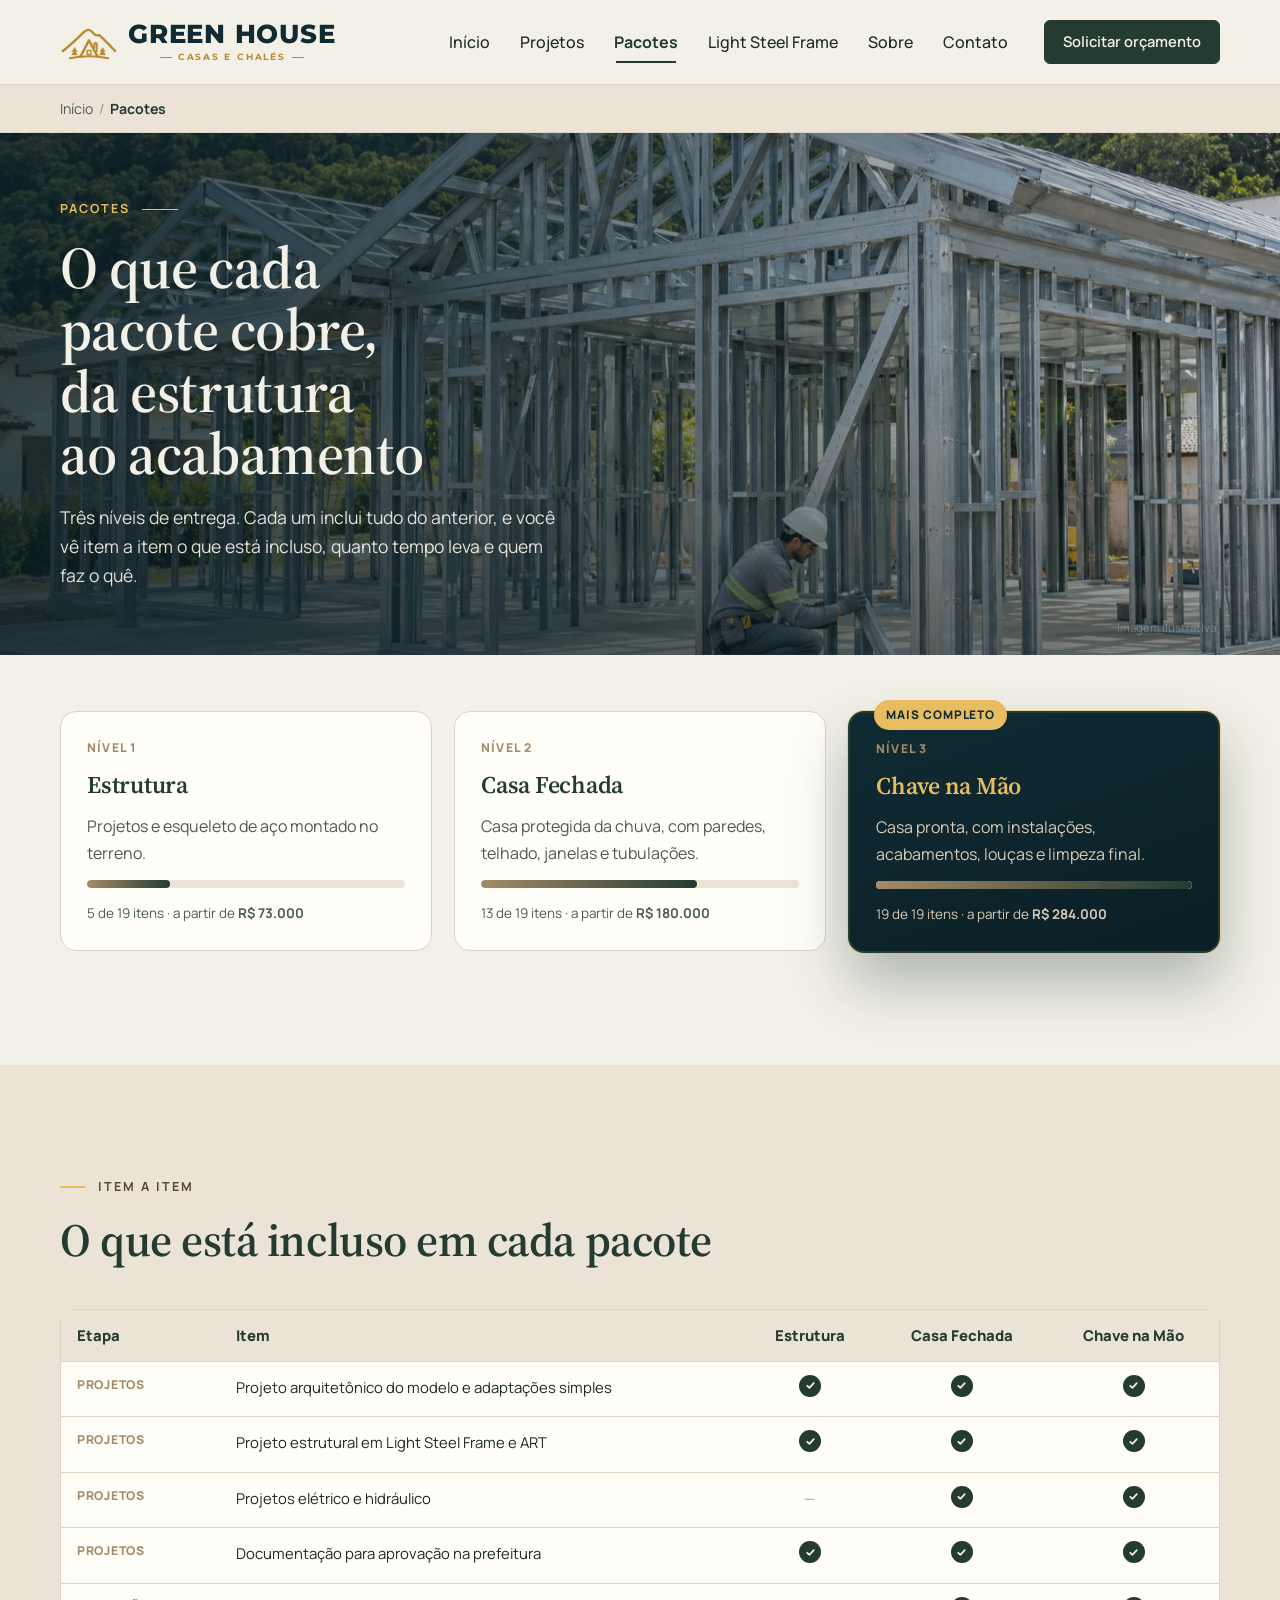
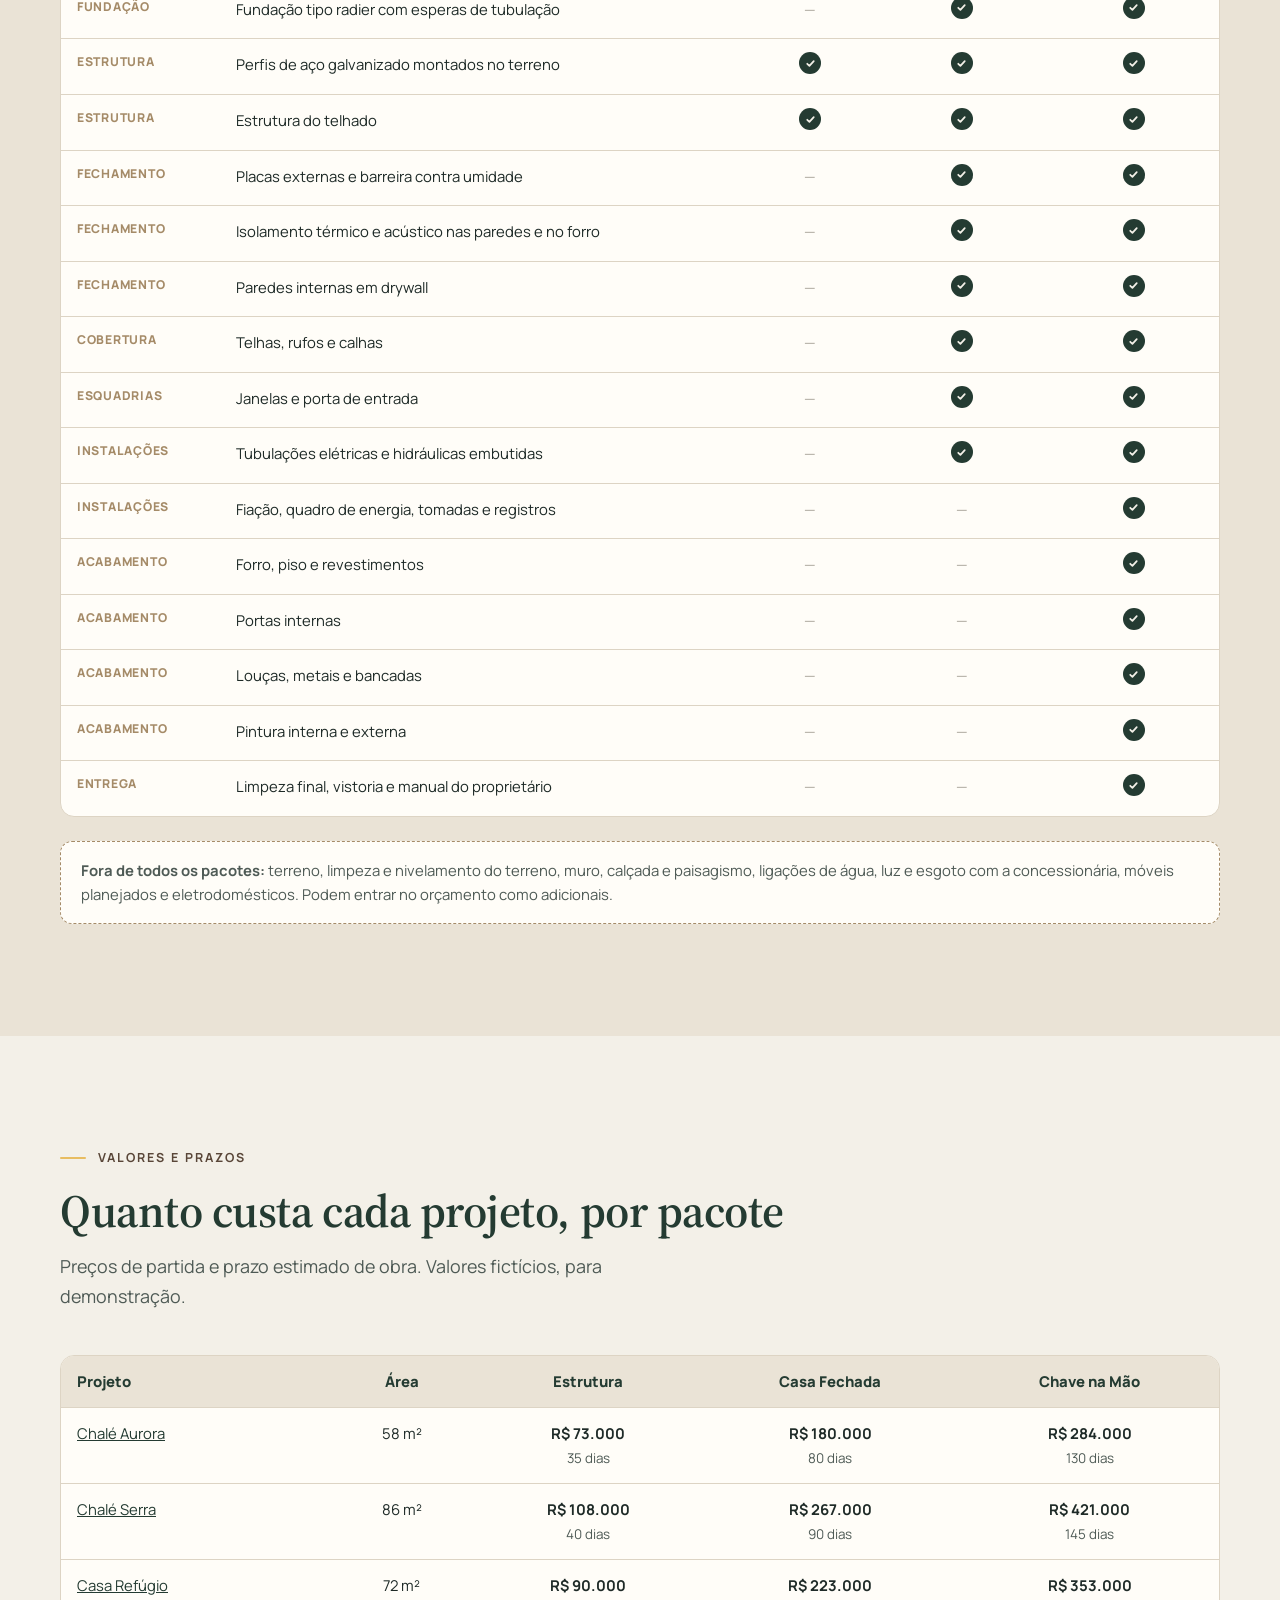
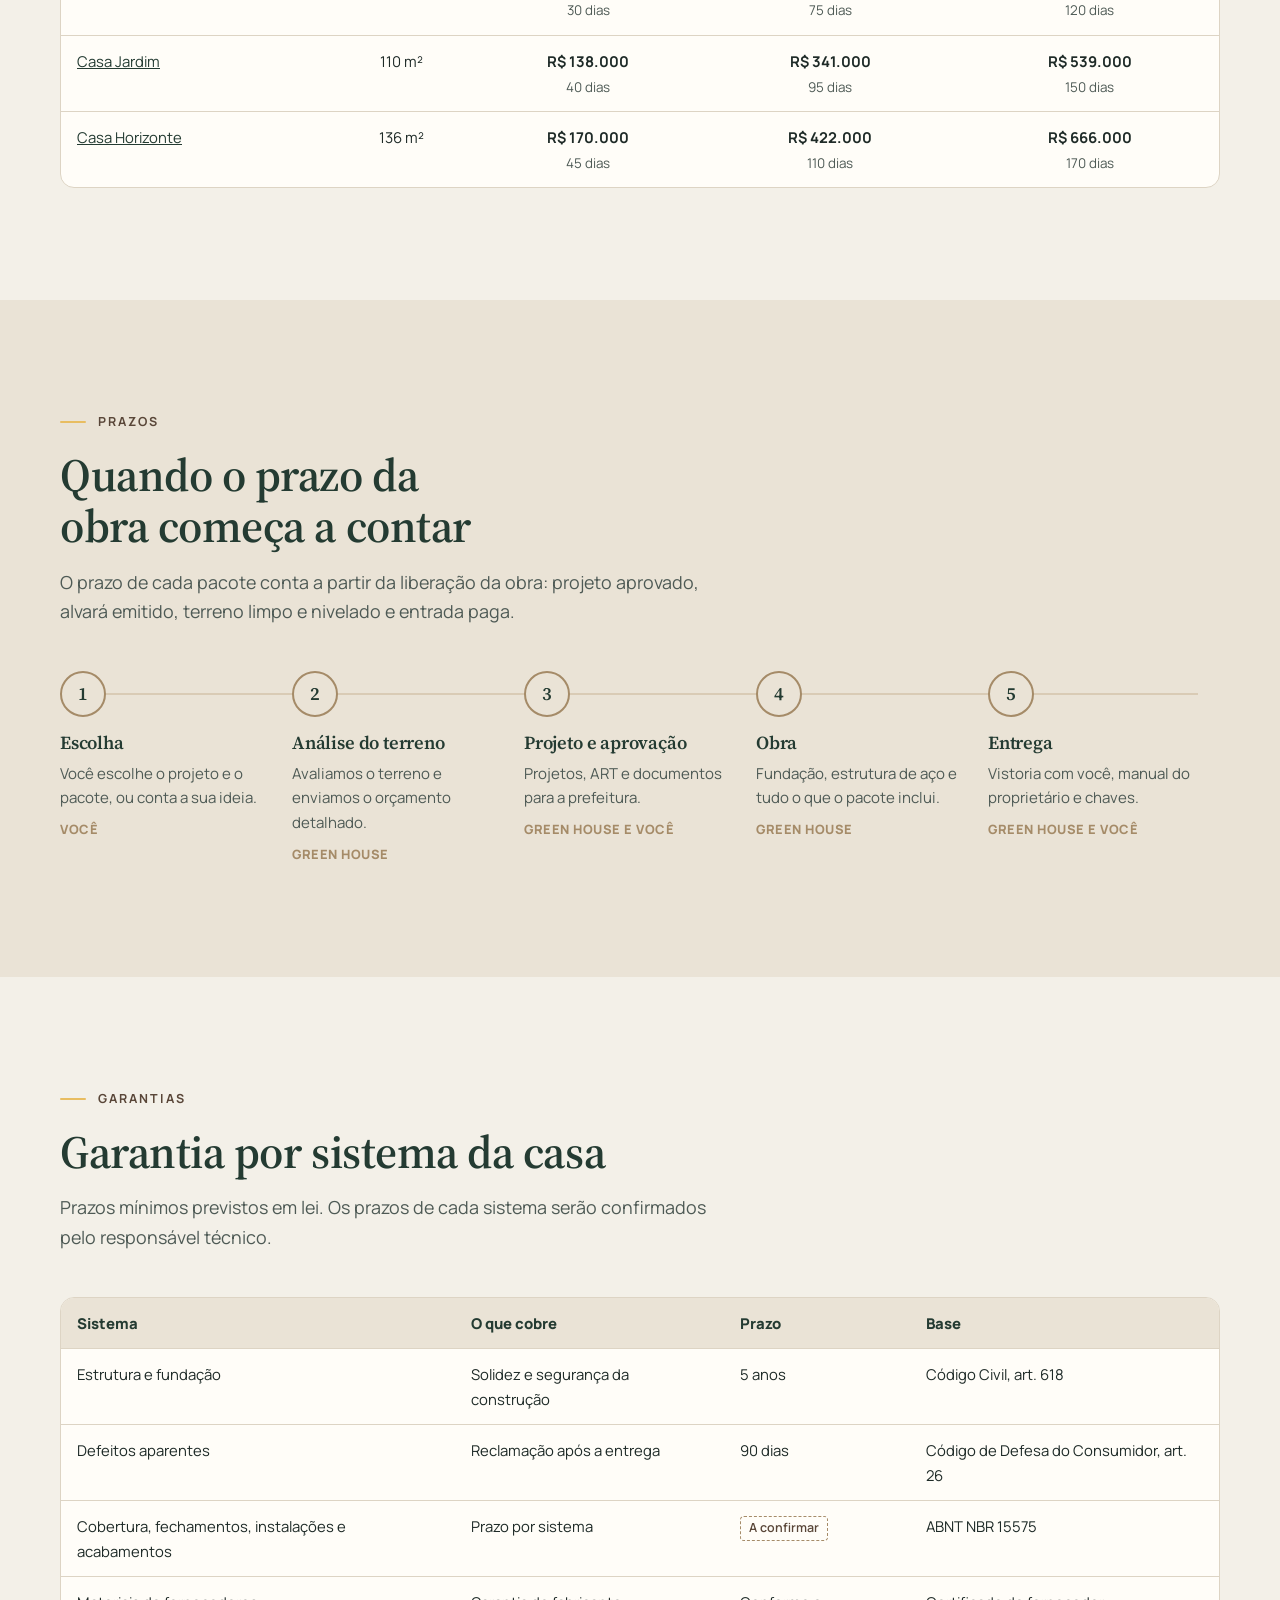
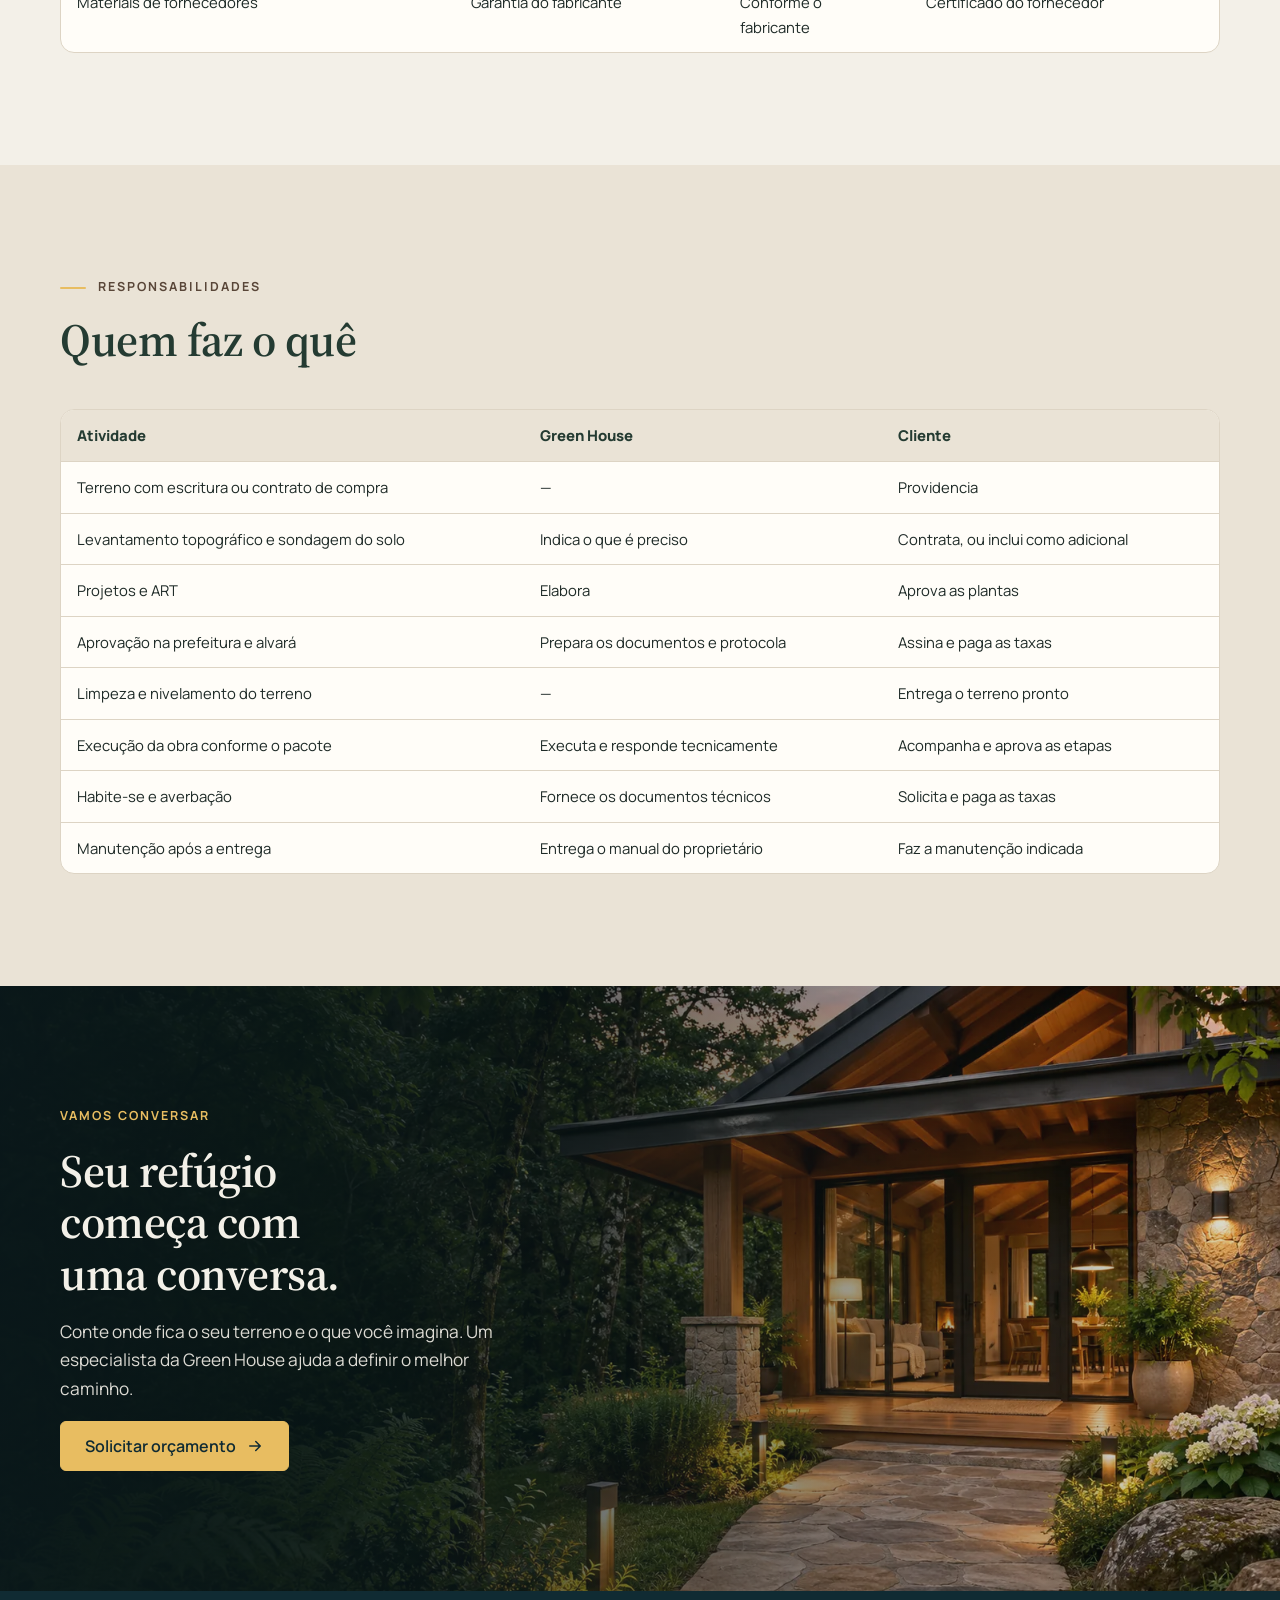
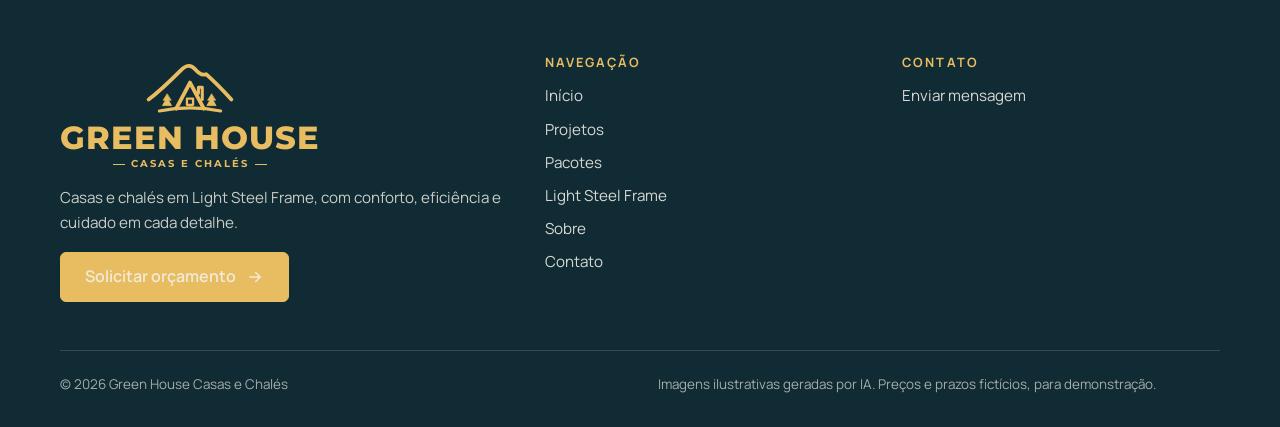
<file: lucerna-site-v2/pacotes.html>
<!doctype html>
<html lang="pt-BR">
<head>
  <meta charset="utf-8">
  <meta name="viewport" content="width=device-width, initial-scale=1, viewport-fit=cover">
  <title>Pacotes | Green House Casas e Chalés</title>
  <meta name="description" content="O que cada pacote cobre, da estrutura ao acabamento: itens, prazos, garantias e responsabilidades.">
  <meta name="theme-color" content="#102B33">
  <link rel="icon" href="assets/img/favicon.svg" type="image/svg+xml">
  <link rel="preconnect" href="https://fonts.googleapis.com">
  <link rel="preconnect" href="https://fonts.gstatic.com" crossorigin>
  <link rel="stylesheet" href="https://fonts.googleapis.com/css2?family=Manrope:wght@400;500;600;700;800&family=Montserrat:wght@700;800&family=Source+Serif+4:opsz,wght@8..60,500;8..60,600&display=swap">
  <link rel="stylesheet" href="assets/css/styles.css?v=20">
  <link rel="stylesheet" href="assets/css/paginas-v2.css?v=24">
  <script>document.documentElement.classList.add("js");</script>
</head>
<body>
  <a class="skip-link" href="#conteudo">Pular para o conteúdo</a>

  <header class="site-header">
    <div class="container">
      <a class="brand" href="index.html" aria-label="Green House Casas e Chalés. Ir para a página inicial">
        <span class="brand-mark"><svg viewBox="0 0 120 80" fill="none" stroke="currentColor" stroke-linecap="round" stroke-linejoin="round" aria-hidden="true" focusable="false"><path d="M6 58C22 46 34 34 48 20C55 13 61 12 67 19C72 25 76 27 81 25C90 33 102 45 114 58" stroke-width="5"/><path d="M42 70L60 36L78 70" stroke-width="5"/><path d="M71 50V42H76V58" stroke-width="4"/><rect x="56" y="57" width="8" height="8" stroke-width="3"/><path d="M20 73Q60 65 100 73" stroke-width="4"/><path d="M30 51l-5 8h3l-4 7h12l-4-7h3z M88 51l-5 8h3l-4 7h12l-4-7h3z" fill="currentColor" stroke-width="1"/></svg></span>
        <span class="brand-text" aria-hidden="true"><span class="brand-name">GREEN HOUSE</span><span class="brand-tag">CASAS E CHALÉS</span></span>
      </a>
      <nav id="site-nav" class="site-nav" aria-label="Principal">
        <ul class="nav-list">
          <li><a href="index.html">Início</a></li>
          <li><a href="projetos.html">Projetos</a></li>
          <li><a href="pacotes.html" aria-current="page">Pacotes</a></li>
          <li><a href="light-steel-frame.html">Light Steel Frame</a></li>
          <li><a href="sobre.html">Sobre</a></li>
          <li><a href="contato.html">Contato</a></li>
          <li class="nav-cta-mobile"><a class="btn btn-primary" href="contato.html">Solicitar orçamento</a></li>
        </ul>
      </nav>
      <div class="header-right">
        <a class="btn btn-primary header-cta" href="contato.html">Solicitar orçamento</a>
        <button class="nav-toggle" type="button" aria-expanded="false" aria-controls="site-nav">
          <svg viewBox="0 0 24 24" fill="none" stroke="currentColor" stroke-width="2" stroke-linecap="round" aria-hidden="true"><path d="M4 7h16M4 12h16M4 17h16"/></svg>
          Menu
        </button>
      </div>
    </div>
  </header>

    <nav class="crumbs" aria-label="Você está em"><div class="container"><ol><li><a href="index.html">Início</a></li><li><span aria-current="page" data-crumb-atual>Pacotes</span></li></ol></div></nav>
  <main id="conteudo" tabindex="-1">
    <section class="page-hero page-hero--janela" aria-labelledby="titulo">
      <div class="container janela-grid">
        <div class="janela-texto">
          <span class="eyebrow" data-reveal>Pacotes</span>
          <h1 id="titulo" data-reveal style="--d:.08s">O que cada pacote cobre, da estrutura ao acabamento</h1>
          <p data-reveal style="--d:.16s">Três níveis de entrega. Cada um inclui tudo do anterior, e você vê item a item o que está incluso, quanto tempo leva e quem faz o quê.</p>
        </div>
        <figure class="janela-foto">
          <div class="janela-recorte"><img src="assets/img/steel-frame-estrutura-1600.webp" srcset="assets/img/steel-frame-estrutura-800.webp 800w, assets/img/steel-frame-estrutura-1600.webp 1600w" sizes="100vw" width="1600" height="900" fetchpriority="high" decoding="async" alt="Estrutura de perfis de aço galvanizado de uma casa em montagem" style="object-position:55% 50%"></div>
          <svg class="janela-traco" viewBox="0 0 100 100" preserveAspectRatio="none" aria-hidden="true" focusable="false"><polygon points="50,0 100,34 100,100 0,100 0,34" pathLength="1"/><line x1="-14" y1="100" x2="114" y2="100" pathLength="1"/></svg>
          <figcaption>Imagem ilustrativa</figcaption>
        </figure>
      </div>
    </section>

    <section class="section" style="padding-top:56px" aria-label="Resumo dos pacotes">
      <div class="container"><div class="packages" data-pacotes-resumo></div></div>
    </section>

    <section class="section section--sand" aria-labelledby="comparativo">
      <div class="container">
        <div class="section-head" data-reveal><span class="eyebrow">Item a item</span><h2 id="comparativo">O que está incluso em cada pacote</h2></div>
        <div class="tbl-wrap" data-reveal><table class="tbl" data-pacotes-tabela></table></div>
        <div class="note" data-reveal><strong>Fora de todos os pacotes:</strong> terreno, limpeza e nivelamento do terreno, muro, calçada e paisagismo, ligações de água, luz e esgoto com a concessionária, móveis planejados e eletrodomésticos. Podem entrar no orçamento como adicionais.</div>
      </div>
    </section>

    <section class="section" aria-labelledby="valores">
      <div class="container">
        <div class="section-head" data-reveal><span class="eyebrow">Valores e prazos</span><h2 id="valores">Quanto custa cada projeto, por pacote</h2><p class="lead">Preços de partida e prazo estimado de obra. Valores fictícios, para demonstração.</p></div>
        <div class="tbl-wrap" data-reveal><table class="tbl" data-pacotes-exemplo></table></div>
      </div>
    </section>

    <section class="section section--sand" aria-labelledby="prazo">
      <div class="container">
        <div class="section-head" data-reveal><span class="eyebrow">Prazos</span><h2 id="prazo">Quando o prazo da obra começa a contar</h2><p class="lead">O prazo de cada pacote conta a partir da liberação da obra: projeto aprovado, alvará emitido, terreno limpo e nivelado e entrada paga.</p></div>
        <ol class="timeline" data-reveal>
          <li><h3>Escolha</h3><p>Você escolhe o projeto e o pacote, ou conta a sua ideia.</p><span class="who">Você</span></li>
          <li><h3>Análise do terreno</h3><p>Avaliamos o terreno e enviamos o orçamento detalhado.</p><span class="who">Green House</span></li>
          <li><h3>Projeto e aprovação</h3><p>Projetos, ART e documentos para a prefeitura.</p><span class="who">Green House e você</span></li>
          <li><h3>Obra</h3><p>Fundação, estrutura de aço e tudo o que o pacote inclui.</p><span class="who">Green House</span></li>
          <li><h3>Entrega</h3><p>Vistoria com você, manual do proprietário e chaves.</p><span class="who">Green House e você</span></li>
        </ol>
      </div>
    </section>

    <section class="section" aria-labelledby="garantias">
      <div class="container">
        <div class="section-head" data-reveal><span class="eyebrow">Garantias</span><h2 id="garantias">Garantia por sistema da casa</h2><p class="lead">Prazos mínimos previstos em lei. Os prazos de cada sistema serão confirmados pelo responsável técnico.</p></div>
        <div class="tbl-wrap" data-reveal><table class="tbl"><thead><tr><th scope="col">Sistema</th><th scope="col">O que cobre</th><th scope="col">Prazo</th><th scope="col">Base</th></tr></thead><tbody>
          <tr><td>Estrutura e fundação</td><td>Solidez e segurança da construção</td><td>5 anos</td><td>Código Civil, art. 618</td></tr>
          <tr><td>Defeitos aparentes</td><td>Reclamação após a entrega</td><td>90 dias</td><td>Código de Defesa do Consumidor, art. 26</td></tr>
          <tr><td>Cobertura, fechamentos, instalações e acabamentos</td><td>Prazo por sistema</td><td><span class="pending">A confirmar</span></td><td>ABNT NBR 15575</td></tr>
          <tr><td>Materiais de fornecedores</td><td>Garantia do fabricante</td><td>Conforme o fabricante</td><td>Certificado do fornecedor</td></tr>
        </tbody></table></div>
      </div>
    </section>

    <section class="section section--sand" aria-labelledby="resp">
      <div class="container">
        <div class="section-head" data-reveal><span class="eyebrow">Responsabilidades</span><h2 id="resp">Quem faz o quê</h2></div>
        <div class="tbl-wrap" data-reveal><table class="tbl"><thead><tr><th scope="col">Atividade</th><th scope="col">Green House</th><th scope="col">Cliente</th></tr></thead><tbody>
          <tr><td>Terreno com escritura ou contrato de compra</td><td>—</td><td>Providencia</td></tr>
          <tr><td>Levantamento topográfico e sondagem do solo</td><td>Indica o que é preciso</td><td>Contrata, ou inclui como adicional</td></tr>
          <tr><td>Projetos e ART</td><td>Elabora</td><td>Aprova as plantas</td></tr>
          <tr><td>Aprovação na prefeitura e alvará</td><td>Prepara os documentos e protocola</td><td>Assina e paga as taxas</td></tr>
          <tr><td>Limpeza e nivelamento do terreno</td><td>—</td><td>Entrega o terreno pronto</td></tr>
          <tr><td>Execução da obra conforme o pacote</td><td>Executa e responde tecnicamente</td><td>Acompanha e aprova as etapas</td></tr>
          <tr><td>Habite-se e averbação</td><td>Fornece os documentos técnicos</td><td>Solicita e paga as taxas</td></tr>
          <tr><td>Manutenção após a entrega</td><td>Entrega o manual do proprietário</td><td>Faz a manutenção indicada</td></tr>
        </tbody></table></div>
      </div>
    </section>

    <section class="cta" aria-labelledby="cta-titulo">
      <img src="assets/img/contato-refugio-1600.webp" srcset="assets/img/contato-refugio-800.webp 800w, assets/img/contato-refugio-1600.webp 1600w" sizes="100vw" width="1600" height="900" loading="lazy" decoding="async" alt="" style="object-position:75% 50%">
      <div class="container">
        <span class="eyebrow" style="color:var(--champagne)" data-reveal>Vamos conversar</span>
        <h2 id="cta-titulo" data-reveal style="--d:.1s">Seu refúgio começa com uma conversa.</h2>
        <p data-reveal style="--d:.2s">Conte onde fica o seu terreno e o que você imagina. Um especialista da Green House ajuda a definir o melhor caminho.</p>
        <a class="btn btn-gold" href="contato.html" data-reveal style="--d:.3s">Solicitar orçamento <svg viewBox="0 0 24 24" fill="none" stroke="currentColor" stroke-width="2" stroke-linecap="round" stroke-linejoin="round" aria-hidden="true"><path d="M5 12h14M13 6l6 6-6 6"/></svg></a>
      </div>
    </section>
  </main>

  <footer class="site-footer">
    <div class="container">
      <div class="footer-grid">
        <div style="display:grid;gap:16px;align-content:start">
          <a class="brand" href="index.html" aria-label="Green House Casas e Chalés, página inicial">
            <span class="brand-mark" style="color:var(--champagne)"><svg viewBox="0 0 120 80" fill="none" stroke="currentColor" stroke-linecap="round" stroke-linejoin="round" aria-hidden="true" focusable="false"><path d="M6 58C22 46 34 34 48 20C55 13 61 12 67 19C72 25 76 27 81 25C90 33 102 45 114 58" stroke-width="5"/><path d="M42 70L60 36L78 70" stroke-width="5"/><path d="M71 50V42H76V58" stroke-width="4"/><rect x="56" y="57" width="8" height="8" stroke-width="3"/><path d="M20 73Q60 65 100 73" stroke-width="4"/><path d="M30 51l-5 8h3l-4 7h12l-4-7h3z M88 51l-5 8h3l-4 7h12l-4-7h3z" fill="currentColor" stroke-width="1"/></svg></span>
            <span class="brand-text" aria-hidden="true"><span class="brand-name">GREEN HOUSE</span><span class="brand-tag">CASAS E CHALÉS</span></span>
          </a>
          <p>Casas e chalés em Light Steel Frame, com conforto, eficiência e cuidado em cada detalhe.</p>
          <div><a class="btn btn-gold" href="contato.html">Solicitar orçamento <svg viewBox="0 0 24 24" fill="none" stroke="currentColor" stroke-width="2" stroke-linecap="round" stroke-linejoin="round" aria-hidden="true"><path d="M5 12h14M13 6l6 6-6 6"/></svg></a></div>
        </div>
        <div>
          <h2>Navegação</h2>
          <ul>
            <li><a href="index.html">Início</a></li>
            <li><a href="projetos.html">Projetos</a></li>
            <li><a href="pacotes.html">Pacotes</a></li>
            <li><a href="light-steel-frame.html">Light Steel Frame</a></li>
            <li><a href="sobre.html">Sobre</a></li>
            <li><a href="contato.html">Contato</a></li>
          </ul>
        </div>
        <div>
          <h2>Contato</h2>
          <ul>
            <li data-config-wrap hidden>Telefone: <a data-config="telefone" href="#"></a></li>
            <li data-config-wrap hidden>WhatsApp: <a data-config="whatsapp" href="#"></a></li>
            <li data-config-wrap hidden>E-mail: <a data-config="email" href="#"></a></li>
            <li data-config-wrap hidden><a data-config="instagram" data-config-keep-text href="#">Instagram</a></li>
            <li data-config-wrap hidden><a data-config="facebook" data-config-keep-text href="#">Facebook</a></li>
            <li data-config-wrap hidden>Atendimento: <span data-config="areaAtendimento"></span></li>
            <li><a href="contato.html">Enviar mensagem</a></li>
          </ul>
        </div>
      </div>
      <div class="footer-bottom">
        <span>© <span data-year>2026</span> Green House Casas e Chalés<span data-config-wrap hidden> · CNPJ <span data-config="cnpj"></span></span></span>
        <span>Imagens ilustrativas geradas por IA. Preços e prazos fictícios, para demonstração.</span>
      </div>
    </div>
  </footer>

  <button class="to-top" type="button" aria-label="Voltar ao topo"><svg viewBox="0 0 24 24" fill="none" stroke="currentColor" stroke-width="2.2" stroke-linecap="round" stroke-linejoin="round" aria-hidden="true"><path d="M12 19V5M6 11l6-6 6 6"/></svg></button>
  <div class="mobile-bar"><a class="btn btn-outline" href="projetos.html">Ver projetos</a><a class="btn btn-primary" href="contato.html">Orçamento</a></div>

  <script src="assets/js/config.js?v=20"></script>
  <script src="assets/js/produtos.js?v=20"></script>
  <script src="assets/js/main.js?v=20"></script>
</body>
</html>
</file>
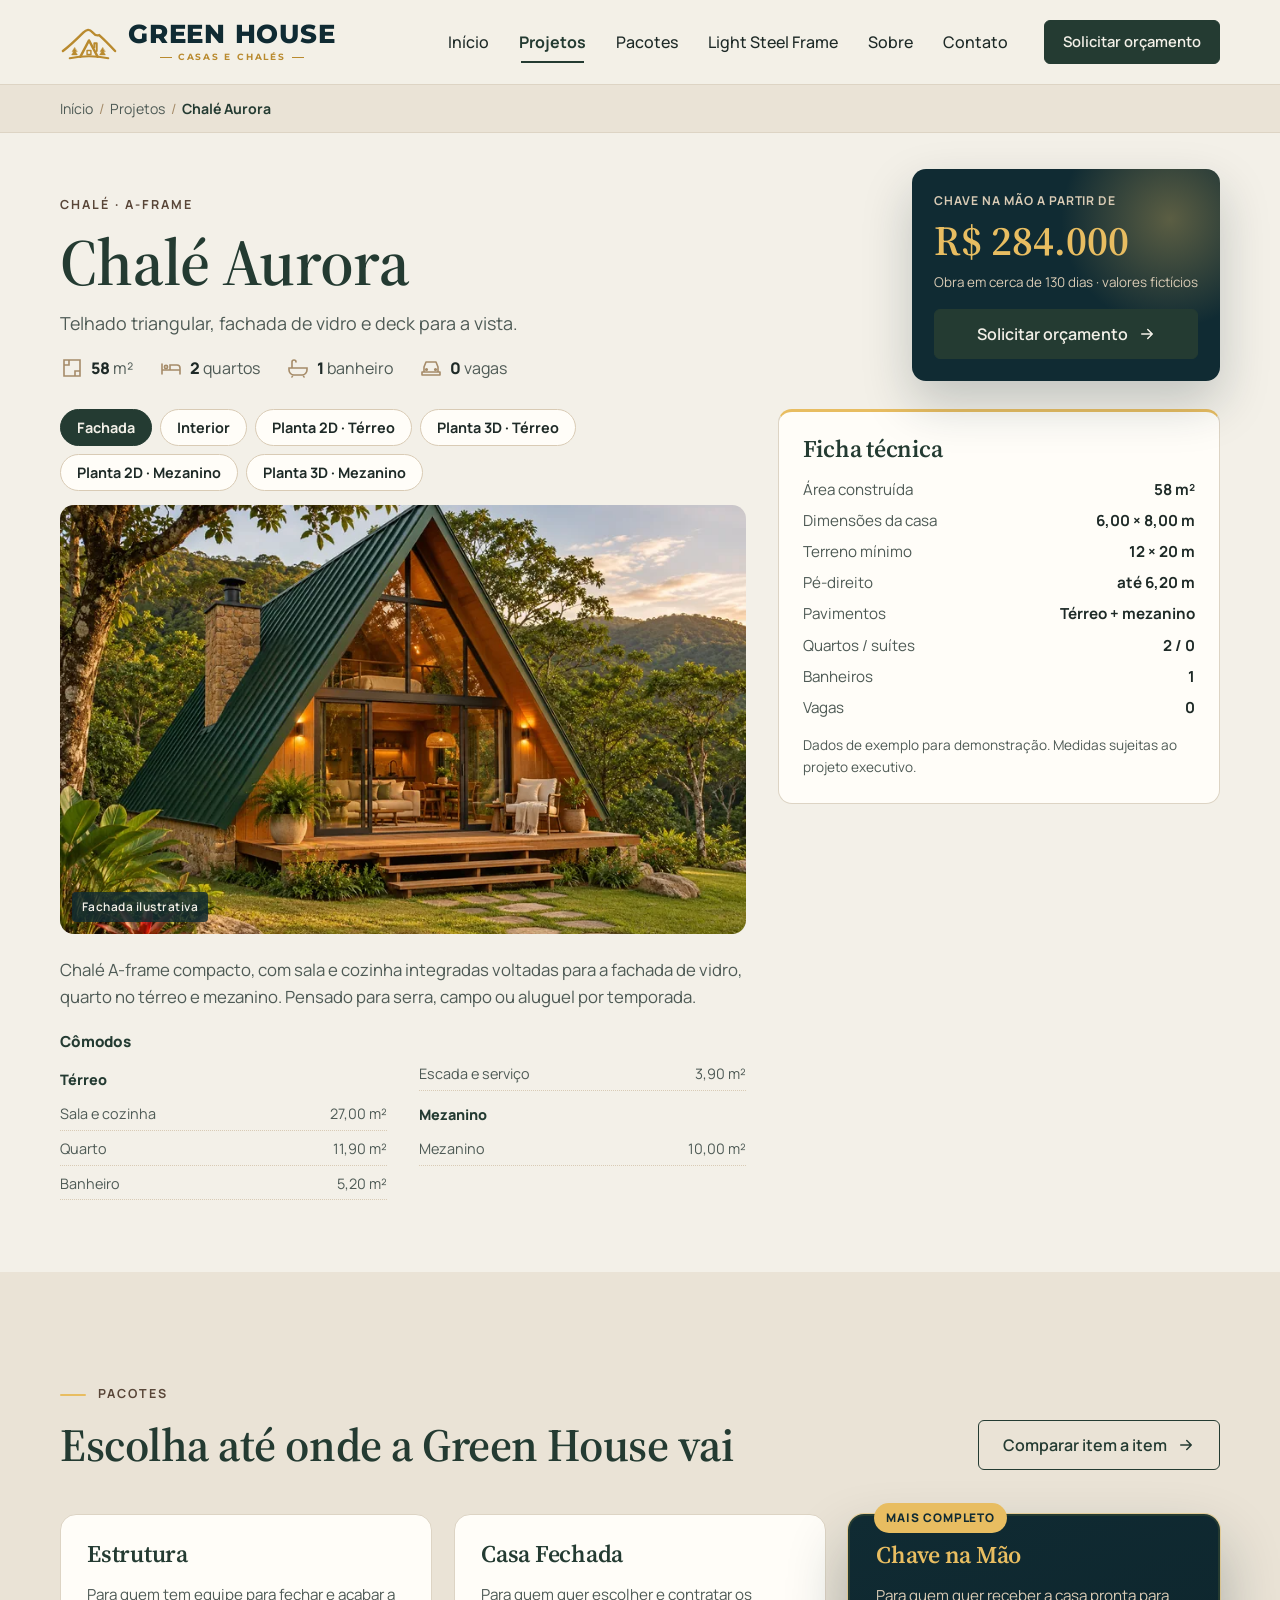
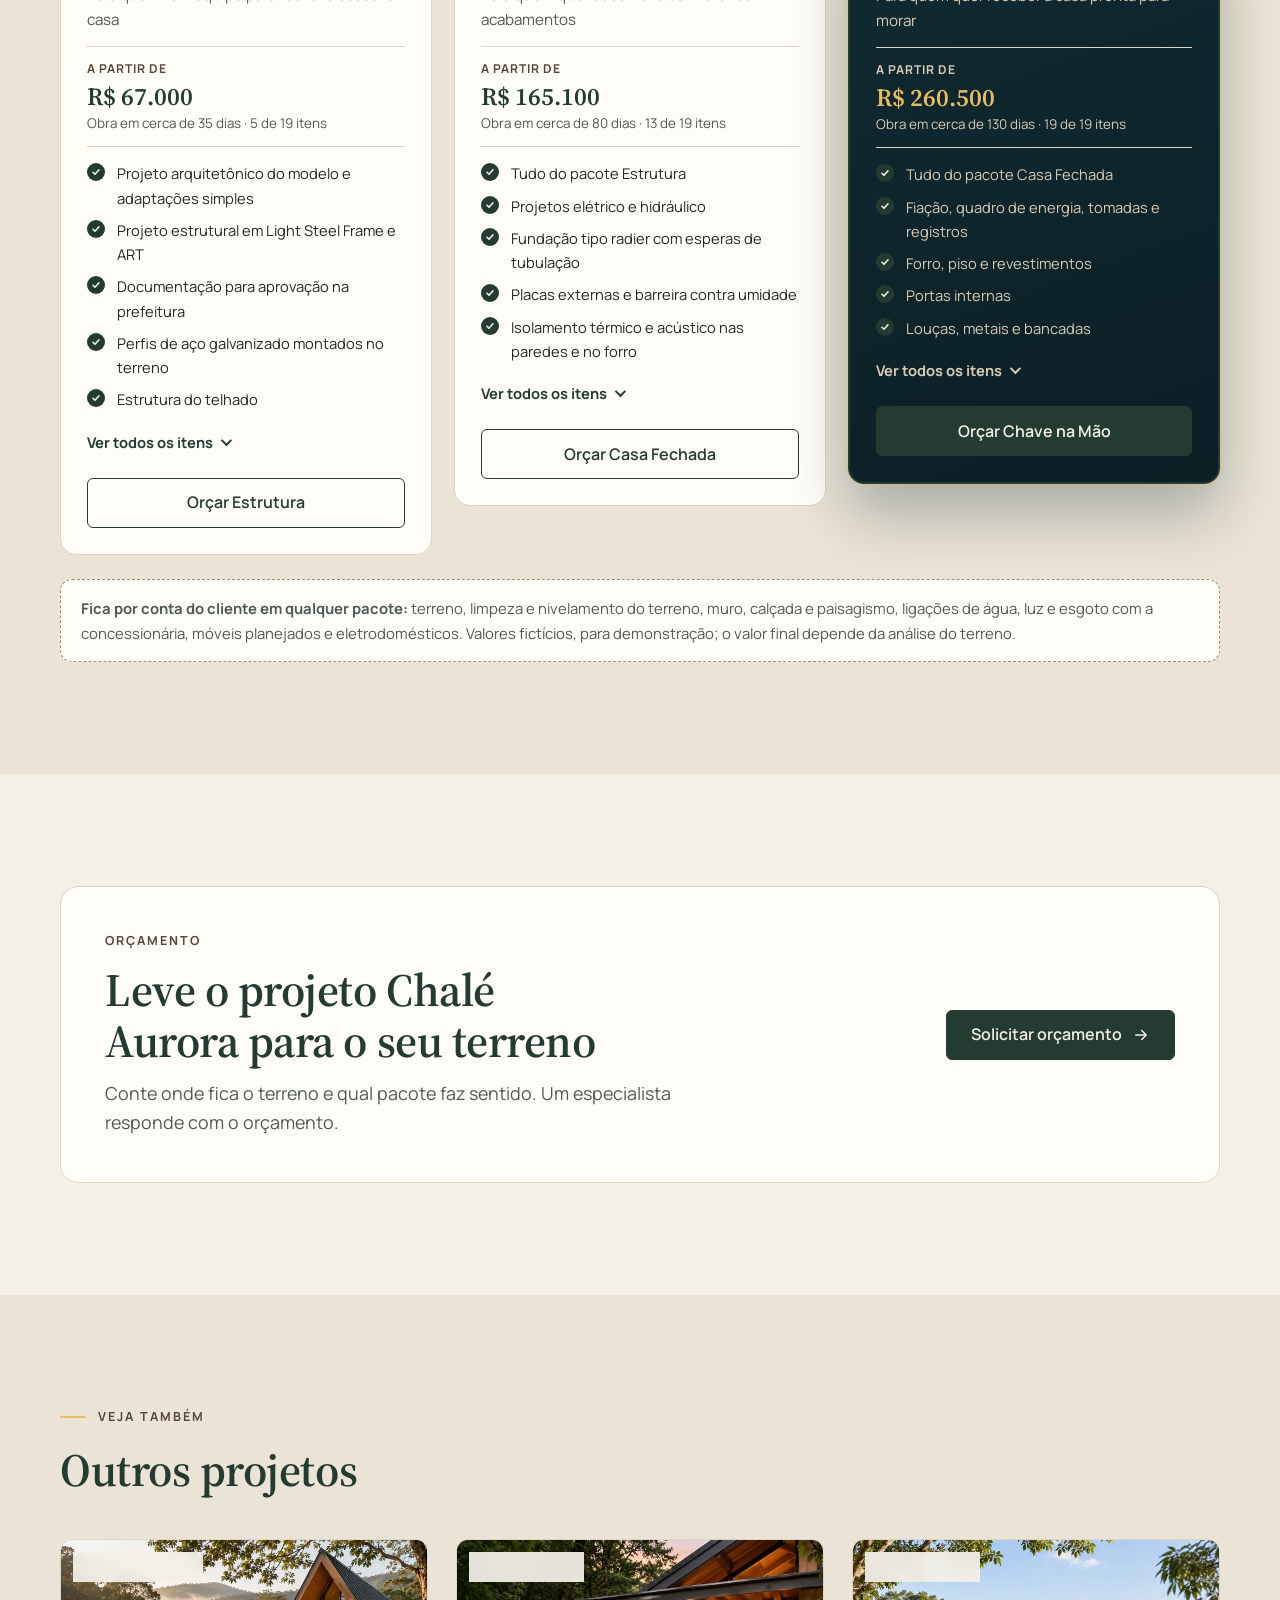
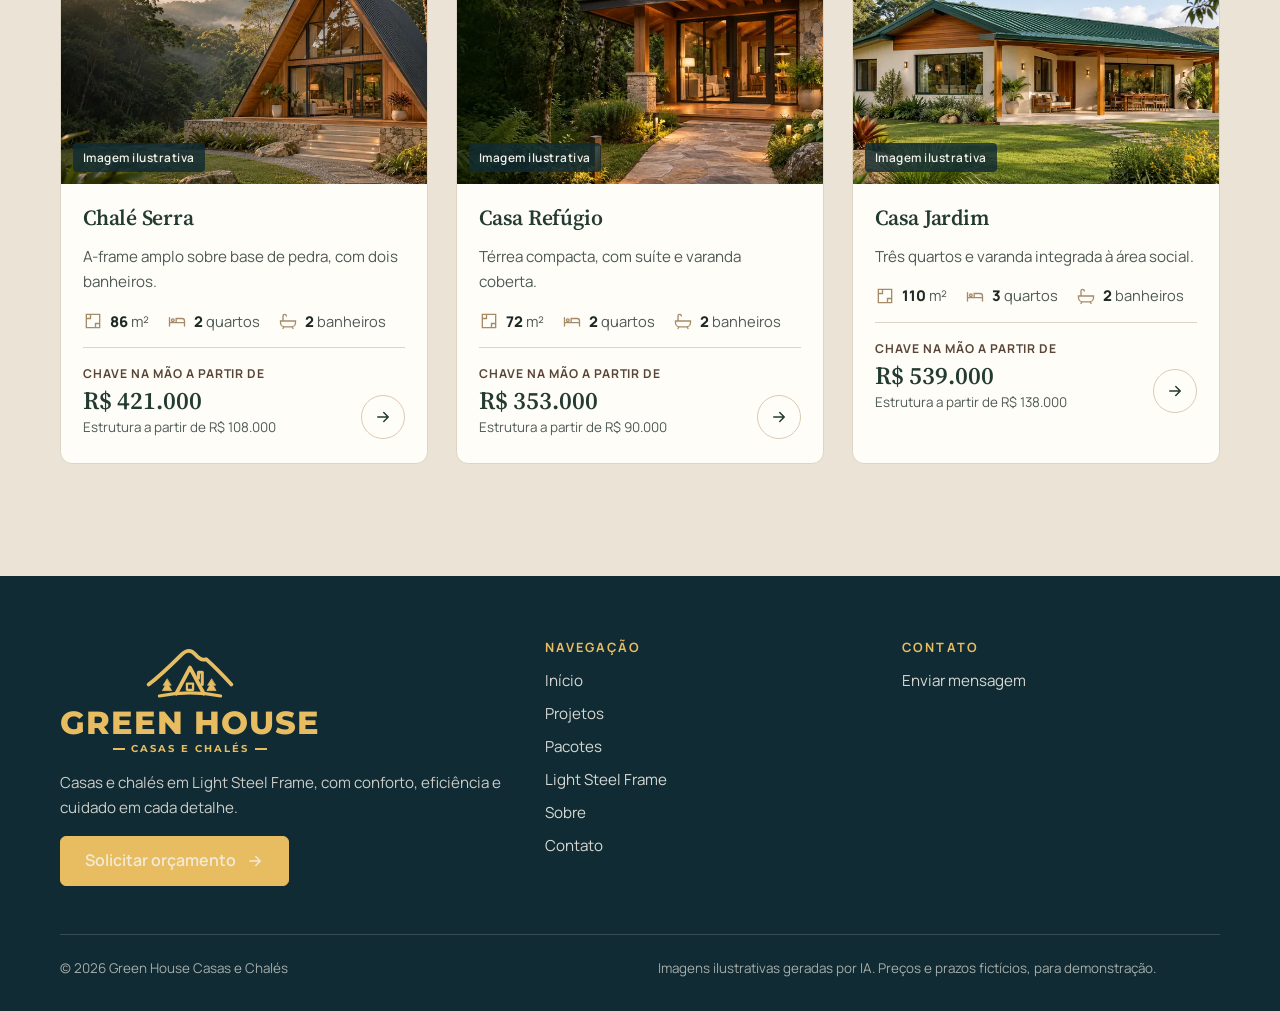
<file: lucerna-site-v2/projeto.html>
<!doctype html>
<html lang="pt-BR">
<head>
  <meta charset="utf-8">
  <meta name="viewport" content="width=device-width, initial-scale=1, viewport-fit=cover">
  <title>Projeto | Green House Casas e Chalés</title>
  <meta name="description" content="Planta, ficha técnica, pacotes e preços do projeto em Light Steel Frame.">
  <meta name="theme-color" content="#102B33">
  <link rel="icon" href="assets/img/favicon.svg" type="image/svg+xml">
  <link rel="preconnect" href="https://fonts.googleapis.com">
  <link rel="preconnect" href="https://fonts.gstatic.com" crossorigin>
  <link rel="stylesheet" href="https://fonts.googleapis.com/css2?family=Manrope:wght@400;500;600;700;800&family=Montserrat:wght@700;800&family=Source+Serif+4:opsz,wght@8..60,500;8..60,600&display=swap">
  <link rel="stylesheet" href="assets/css/styles.css?v=21">
  <link rel="stylesheet" href="assets/css/paginas-v2.css?v=24">
  <script>document.documentElement.classList.add("js");</script>
</head>
<body>
  <a class="skip-link" href="#conteudo">Pular para o conteúdo</a>

  <header class="site-header">
    <div class="container">
      <a class="brand" href="index.html" aria-label="Green House Casas e Chalés. Ir para a página inicial">
        <span class="brand-mark"><svg viewBox="0 0 120 80" fill="none" stroke="currentColor" stroke-linecap="round" stroke-linejoin="round" aria-hidden="true" focusable="false"><path d="M6 58C22 46 34 34 48 20C55 13 61 12 67 19C72 25 76 27 81 25C90 33 102 45 114 58" stroke-width="5"/><path d="M42 70L60 36L78 70" stroke-width="5"/><path d="M71 50V42H76V58" stroke-width="4"/><rect x="56" y="57" width="8" height="8" stroke-width="3"/><path d="M20 73Q60 65 100 73" stroke-width="4"/><path d="M30 51l-5 8h3l-4 7h12l-4-7h3z M88 51l-5 8h3l-4 7h12l-4-7h3z" fill="currentColor" stroke-width="1"/></svg></span>
        <span class="brand-text" aria-hidden="true"><span class="brand-name">GREEN HOUSE</span><span class="brand-tag">CASAS E CHALÉS</span></span>
      </a>
      <nav id="site-nav" class="site-nav" aria-label="Principal">
        <ul class="nav-list">
          <li><a href="index.html">Início</a></li>
          <li><a href="projetos.html" aria-current="page">Projetos</a></li>
          <li><a href="pacotes.html">Pacotes</a></li>
          <li><a href="light-steel-frame.html">Light Steel Frame</a></li>
          <li><a href="sobre.html">Sobre</a></li>
          <li><a href="contato.html">Contato</a></li>
          <li class="nav-cta-mobile"><a class="btn btn-primary" href="contato.html">Solicitar orçamento</a></li>
        </ul>
      </nav>
      <div class="header-right">
        <a class="btn btn-primary header-cta" href="contato.html">Solicitar orçamento</a>
        <button class="nav-toggle" type="button" aria-expanded="false" aria-controls="site-nav">
          <svg viewBox="0 0 24 24" fill="none" stroke="currentColor" stroke-width="2" stroke-linecap="round" aria-hidden="true"><path d="M4 7h16M4 12h16M4 17h16"/></svg>
          Menu
        </button>
      </div>
    </div>
  </header>

    <nav class="crumbs" aria-label="Você está em"><div class="container"><ol><li><a href="index.html">Início</a></li><li><a href="projetos.html">Projetos</a></li><li><span aria-current="page" data-crumb-atual>Projeto</span></li></ol></div></nav>
  <main id="conteudo" tabindex="-1">
    <div data-projeto></div>
  </main>

  <footer class="site-footer">
    <div class="container">
      <div class="footer-grid">
        <div style="display:grid;gap:16px;align-content:start">
          <a class="brand" href="index.html" aria-label="Green House Casas e Chalés, página inicial">
            <span class="brand-mark" style="color:var(--champagne)"><svg viewBox="0 0 120 80" fill="none" stroke="currentColor" stroke-linecap="round" stroke-linejoin="round" aria-hidden="true" focusable="false"><path d="M6 58C22 46 34 34 48 20C55 13 61 12 67 19C72 25 76 27 81 25C90 33 102 45 114 58" stroke-width="5"/><path d="M42 70L60 36L78 70" stroke-width="5"/><path d="M71 50V42H76V58" stroke-width="4"/><rect x="56" y="57" width="8" height="8" stroke-width="3"/><path d="M20 73Q60 65 100 73" stroke-width="4"/><path d="M30 51l-5 8h3l-4 7h12l-4-7h3z M88 51l-5 8h3l-4 7h12l-4-7h3z" fill="currentColor" stroke-width="1"/></svg></span>
            <span class="brand-text" aria-hidden="true"><span class="brand-name">GREEN HOUSE</span><span class="brand-tag">CASAS E CHALÉS</span></span>
          </a>
          <p>Casas e chalés em Light Steel Frame, com conforto, eficiência e cuidado em cada detalhe.</p>
          <div><a class="btn btn-gold" href="contato.html">Solicitar orçamento <svg viewBox="0 0 24 24" fill="none" stroke="currentColor" stroke-width="2" stroke-linecap="round" stroke-linejoin="round" aria-hidden="true"><path d="M5 12h14M13 6l6 6-6 6"/></svg></a></div>
        </div>
        <div>
          <h2>Navegação</h2>
          <ul>
            <li><a href="index.html">Início</a></li>
            <li><a href="projetos.html">Projetos</a></li>
            <li><a href="pacotes.html">Pacotes</a></li>
            <li><a href="light-steel-frame.html">Light Steel Frame</a></li>
            <li><a href="sobre.html">Sobre</a></li>
            <li><a href="contato.html">Contato</a></li>
          </ul>
        </div>
        <div>
          <h2>Contato</h2>
          <ul>
            <li data-config-wrap hidden>Telefone: <a data-config="telefone" href="#"></a></li>
            <li data-config-wrap hidden>WhatsApp: <a data-config="whatsapp" href="#"></a></li>
            <li data-config-wrap hidden>E-mail: <a data-config="email" href="#"></a></li>
            <li data-config-wrap hidden><a data-config="instagram" data-config-keep-text href="#">Instagram</a></li>
            <li data-config-wrap hidden><a data-config="facebook" data-config-keep-text href="#">Facebook</a></li>
            <li data-config-wrap hidden>Atendimento: <span data-config="areaAtendimento"></span></li>
            <li><a href="contato.html">Enviar mensagem</a></li>
          </ul>
        </div>
      </div>
      <div class="footer-bottom">
        <span>© <span data-year>2026</span> Green House Casas e Chalés<span data-config-wrap hidden> · CNPJ <span data-config="cnpj"></span></span></span>
        <span>Imagens ilustrativas geradas por IA. Preços e prazos fictícios, para demonstração.</span>
      </div>
    </div>
  </footer>

  <button class="to-top" type="button" aria-label="Voltar ao topo"><svg viewBox="0 0 24 24" fill="none" stroke="currentColor" stroke-width="2.2" stroke-linecap="round" stroke-linejoin="round" aria-hidden="true"><path d="M12 19V5M6 11l6-6 6 6"/></svg></button>
  <div class="mobile-bar"><a class="btn btn-outline" href="projetos.html">Ver projetos</a><a class="btn btn-primary" href="contato.html">Orçamento</a></div>

  <script src="assets/js/config.js?v=20"></script>
  <script src="assets/js/produtos.js?v=21"></script>
  <script src="assets/js/main.js?v=21"></script>
</body>
</html>
</file>
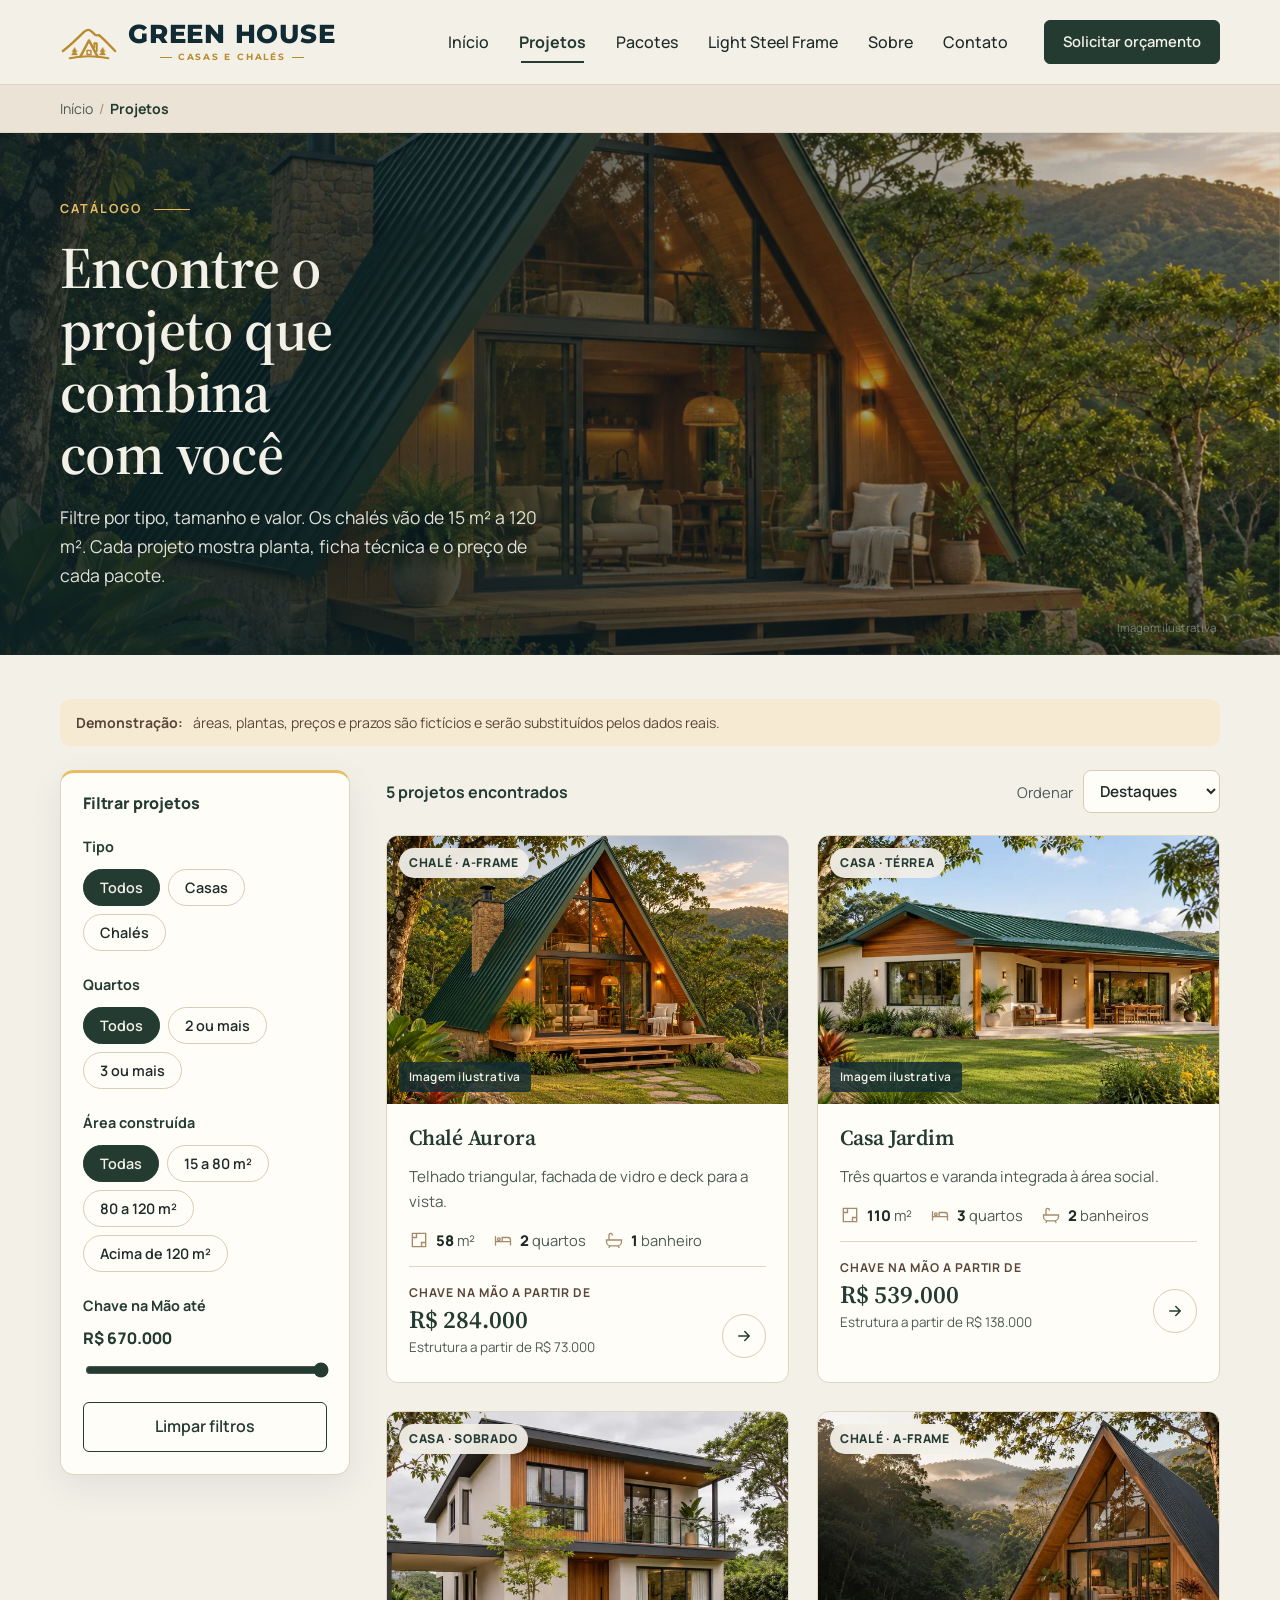
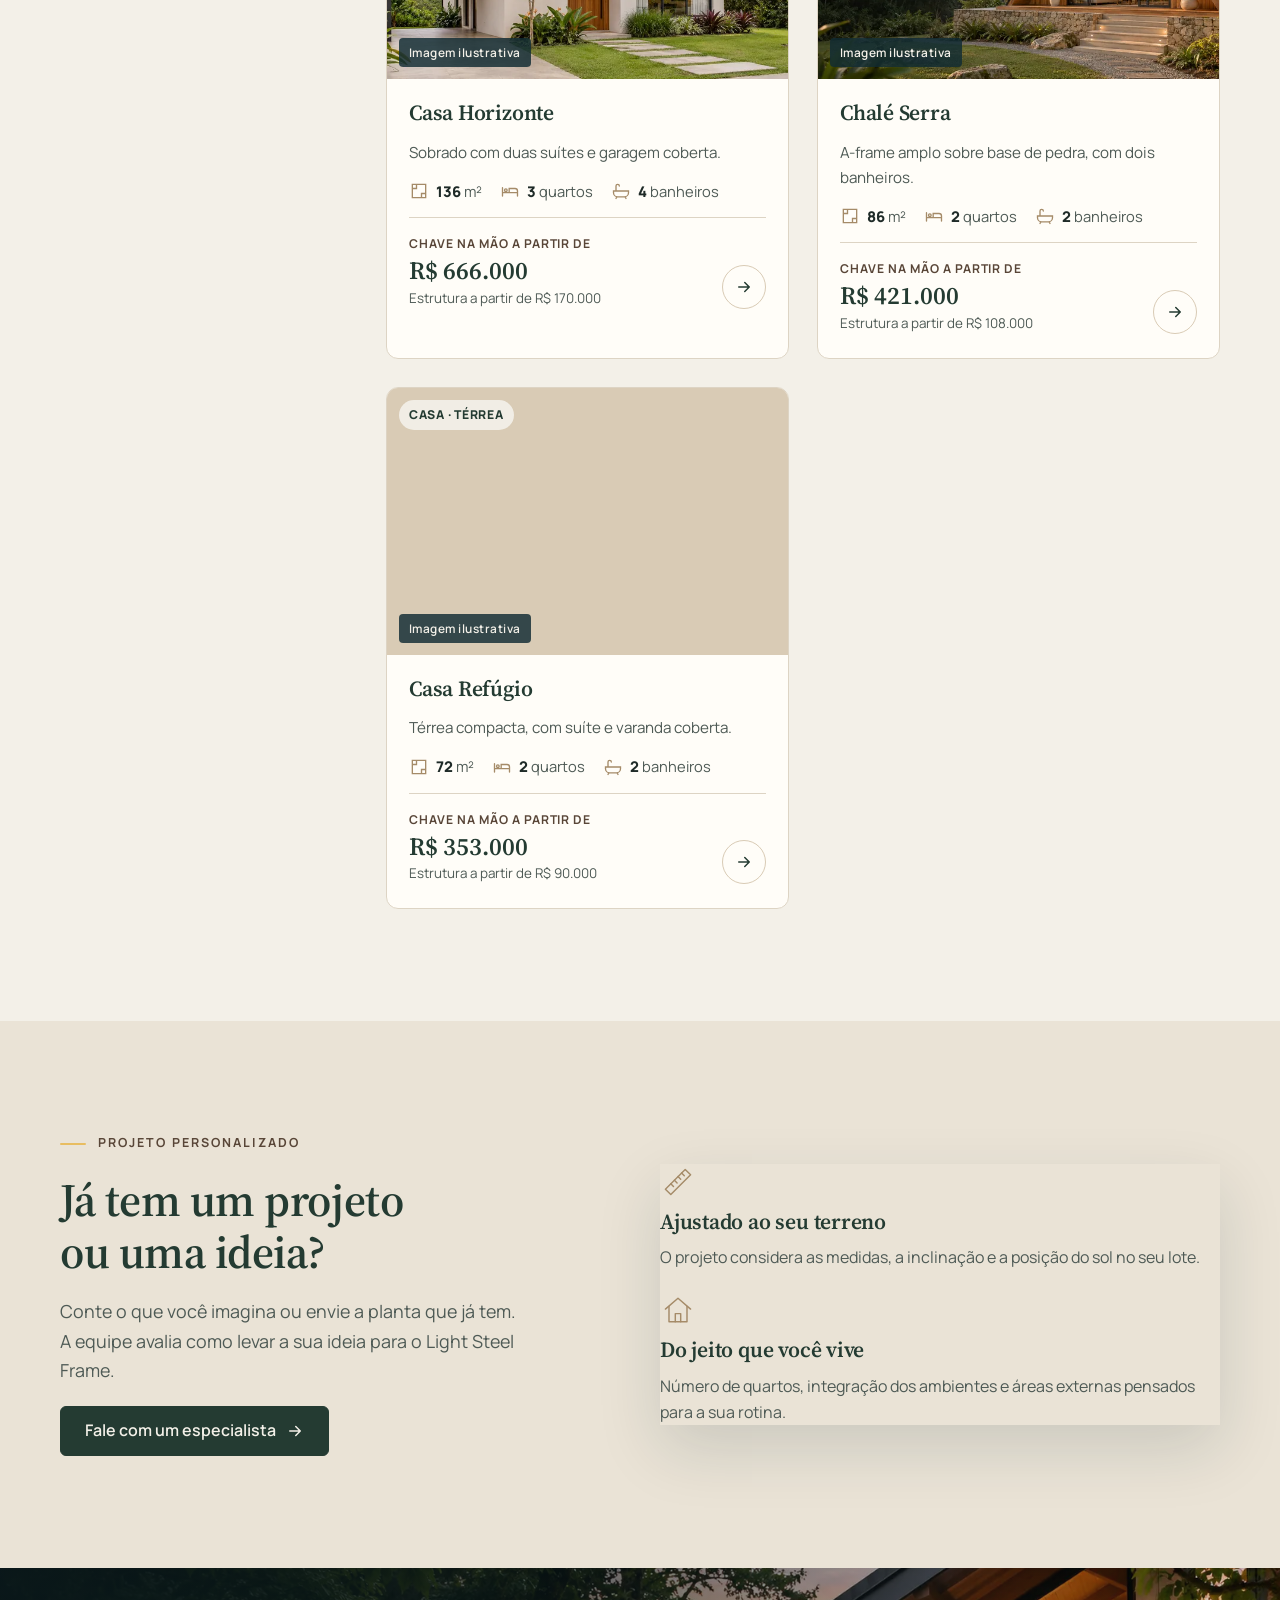
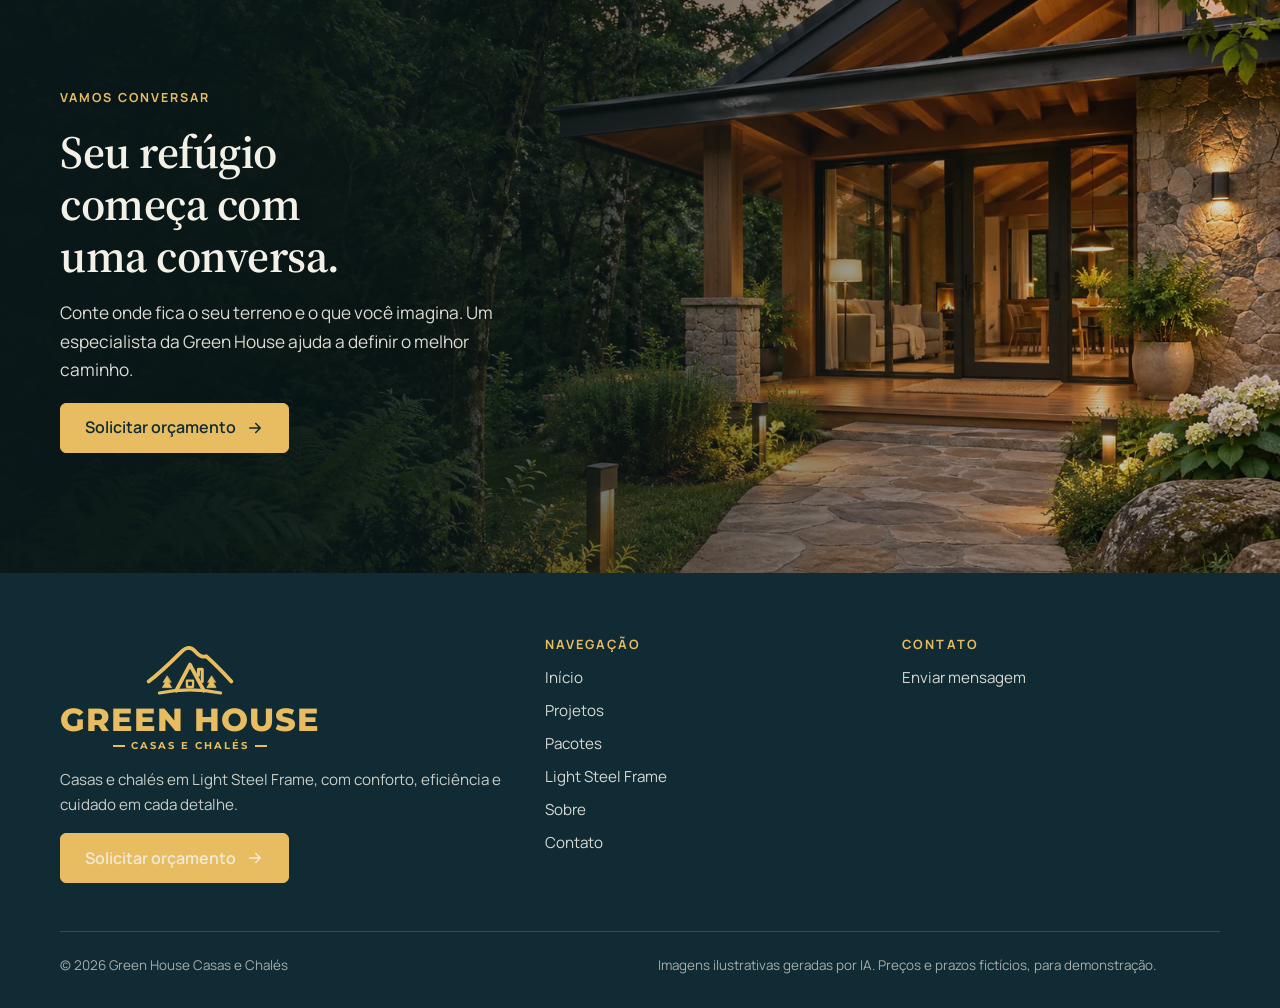
<file: lucerna-site-v2/projetos.html>
<!doctype html>
<html lang="pt-BR">
<head>
  <meta charset="utf-8">
  <meta name="viewport" content="width=device-width, initial-scale=1, viewport-fit=cover">
  <title>Projetos | Green House Casas e Chalés</title>
  <meta name="description" content="Catálogo de casas e chalés em Light Steel Frame com planta, ficha técnica e preço por pacote.">
  <meta name="theme-color" content="#102B33">
  <link rel="icon" href="assets/img/favicon.svg" type="image/svg+xml">
  <link rel="preconnect" href="https://fonts.googleapis.com">
  <link rel="preconnect" href="https://fonts.gstatic.com" crossorigin>
  <link rel="stylesheet" href="https://fonts.googleapis.com/css2?family=Manrope:wght@400;500;600;700;800&family=Montserrat:wght@700;800&family=Source+Serif+4:opsz,wght@8..60,500;8..60,600&display=swap">
  <link rel="stylesheet" href="assets/css/styles.css?v=20">
  <link rel="stylesheet" href="assets/css/paginas-v2.css?v=24">
  <script>document.documentElement.classList.add("js");</script>
</head>
<body>
  <a class="skip-link" href="#conteudo">Pular para o conteúdo</a>

  <header class="site-header">
    <div class="container">
      <a class="brand" href="index.html" aria-label="Green House Casas e Chalés. Ir para a página inicial">
        <span class="brand-mark"><svg viewBox="0 0 120 80" fill="none" stroke="currentColor" stroke-linecap="round" stroke-linejoin="round" aria-hidden="true" focusable="false"><path d="M6 58C22 46 34 34 48 20C55 13 61 12 67 19C72 25 76 27 81 25C90 33 102 45 114 58" stroke-width="5"/><path d="M42 70L60 36L78 70" stroke-width="5"/><path d="M71 50V42H76V58" stroke-width="4"/><rect x="56" y="57" width="8" height="8" stroke-width="3"/><path d="M20 73Q60 65 100 73" stroke-width="4"/><path d="M30 51l-5 8h3l-4 7h12l-4-7h3z M88 51l-5 8h3l-4 7h12l-4-7h3z" fill="currentColor" stroke-width="1"/></svg></span>
        <span class="brand-text" aria-hidden="true"><span class="brand-name">GREEN HOUSE</span><span class="brand-tag">CASAS E CHALÉS</span></span>
      </a>
      <nav id="site-nav" class="site-nav" aria-label="Principal">
        <ul class="nav-list">
          <li><a href="index.html">Início</a></li>
          <li><a href="projetos.html" aria-current="page">Projetos</a></li>
          <li><a href="pacotes.html">Pacotes</a></li>
          <li><a href="light-steel-frame.html">Light Steel Frame</a></li>
          <li><a href="sobre.html">Sobre</a></li>
          <li><a href="contato.html">Contato</a></li>
          <li class="nav-cta-mobile"><a class="btn btn-primary" href="contato.html">Solicitar orçamento</a></li>
        </ul>
      </nav>
      <div class="header-right">
        <a class="btn btn-primary header-cta" href="contato.html">Solicitar orçamento</a>
        <button class="nav-toggle" type="button" aria-expanded="false" aria-controls="site-nav">
          <svg viewBox="0 0 24 24" fill="none" stroke="currentColor" stroke-width="2" stroke-linecap="round" aria-hidden="true"><path d="M4 7h16M4 12h16M4 17h16"/></svg>
          Menu
        </button>
      </div>
    </div>
  </header>

    <nav class="crumbs" aria-label="Você está em"><div class="container"><ol><li><a href="index.html">Início</a></li><li><span aria-current="page" data-crumb-atual>Projetos</span></li></ol></div></nav>
  <main id="conteudo" tabindex="-1">
    <section class="page-hero page-hero--janela" aria-labelledby="titulo">
      <div class="container janela-grid">
        <div class="janela-texto">
          <span class="eyebrow" data-reveal>Catálogo</span>
          <h1 id="titulo" data-reveal style="--d:.08s">Encontre o projeto que combina com você</h1>
          <p data-reveal style="--d:.16s">Filtre por tipo, tamanho e valor. Os chalés vão de 15 m² a 120 m². Cada projeto mostra planta, ficha técnica e o preço de cada pacote.</p>
        </div>
        <figure class="janela-foto">
          <div class="janela-recorte"><img src="assets/img/projeto-chale-aframe-1600.webp" srcset="assets/img/projeto-chale-aframe-800.webp 800w, assets/img/projeto-chale-aframe-1600.webp 1536w" sizes="100vw" width="1536" height="1024" fetchpriority="high" decoding="async" alt="Chalé A-frame com telhado verde e fachada de vidro iluminada ao entardecer" style="object-position:45% 55%"></div>
          <svg class="janela-traco" viewBox="0 0 100 100" preserveAspectRatio="none" aria-hidden="true" focusable="false"><polygon points="50,0 100,34 100,100 0,100 0,34" pathLength="1"/><line x1="-14" y1="100" x2="114" y2="100" pathLength="1"/></svg>
          <figcaption>Imagem ilustrativa</figcaption>
        </figure>
      </div>
    </section>

    <section class="section" style="padding-top:44px" aria-labelledby="catalogo">
      <div class="container">
        <h2 id="catalogo" class="visually-hidden">Catálogo de projetos</h2>
        <p class="demo-note"><strong>Demonstração:</strong> áreas, plantas, preços e prazos são fictícios e serão substituídos pelos dados reais.</p>
        <div class="catalog">
          <aside class="filter-panel" id="filtros" aria-label="Filtros">
            <h2>Filtrar projetos</h2>
            <fieldset class="filter-group"><legend>Tipo</legend><div class="chips">
              <button type="button" class="chip" data-filter="tipo" data-value="todos" aria-pressed="true">Todos</button>
              <button type="button" class="chip" data-filter="tipo" data-value="casa" aria-pressed="false">Casas</button>
              <button type="button" class="chip" data-filter="tipo" data-value="chale" aria-pressed="false">Chalés</button>
            </div></fieldset>
            <fieldset class="filter-group"><legend>Quartos</legend><div class="chips">
              <button type="button" class="chip" data-filter="quartos" data-value="0" aria-pressed="true">Todos</button>
              <button type="button" class="chip" data-filter="quartos" data-value="2" aria-pressed="false">2 ou mais</button>
              <button type="button" class="chip" data-filter="quartos" data-value="3" aria-pressed="false">3 ou mais</button>
            </div></fieldset>
            <fieldset class="filter-group"><legend>Área construída</legend><div class="chips">
              <button type="button" class="chip" data-filter="area" data-value="todas" aria-pressed="true">Todas</button>
              <button type="button" class="chip" data-filter="area" data-value="ate80" aria-pressed="false">15 a 80 m²</button>
              <button type="button" class="chip" data-filter="area" data-value="80a120" aria-pressed="false">80 a 120 m²</button>
              <button type="button" class="chip" data-filter="area" data-value="acima120" aria-pressed="false">Acima de 120 m²</button>
            </div></fieldset>
            <div class="range">
              <label for="f-preco" style="font-weight:700;font-size:.9rem;color:var(--floresta)">Chave na Mão até</label>
              <output id="f-preco-out" for="f-preco"></output>
              <input type="range" id="f-preco">
            </div>
            <button type="button" class="btn btn-outline" data-reset-filters>Limpar filtros</button>
          </aside>

          <div style="min-width:0">
            <div class="toolbar">
              <p data-results-count aria-live="polite" style="font-weight:700;color:var(--floresta)"></p>
              <div style="display:flex;gap:10px;flex-wrap:wrap">
                <button type="button" class="btn btn-outline filters-toggle" data-filters-toggle aria-expanded="false" aria-controls="filtros">Filtros</button>
                <label for="f-ordem">Ordenar <select id="f-ordem"><option value="destaque">Destaques</option><option value="menor">Menor preço</option><option value="maior">Maior preço</option><option value="area">Maior área</option></select></label>
              </div>
            </div>
            <div class="projects" data-projects-grid></div>
            <div class="empty-state" data-empty hidden>
              <p>Nenhum projeto com essa combinação de filtros.</p>
              <p style="margin-top:12px"><button type="button" class="btn btn-outline" data-reset-filters>Limpar filtros</button></p>
            </div>
          </div>
        </div>
      </div>
    </section>

    <section class="section section--sand" aria-labelledby="proprio">
      <div class="container split">
        <div class="split-text" data-reveal="left">
          <span class="eyebrow">Projeto personalizado</span>
          <h2 id="proprio">Já tem um projeto ou uma ideia?</h2>
          <p class="lead">Conte o que você imagina ou envie a planta que já tem. A equipe avalia como levar a sua ideia para o Light Steel Frame.</p>
          <div><a class="btn btn-primary" href="contato.html">Fale com um especialista <svg viewBox="0 0 24 24" fill="none" stroke="currentColor" stroke-width="2" stroke-linecap="round" stroke-linejoin="round" aria-hidden="true"><path d="M5 12h14M13 6l6 6-6 6"/></svg></a></div>
        </div>
        <div class="split-media" style="display:grid;gap:22px">
          <div class="value" data-reveal style="--d:.1s"><svg viewBox="0 0 40 40" fill="none" stroke="currentColor" stroke-width="1.6" stroke-linecap="round" stroke-linejoin="round" aria-hidden="true"><path d="M6 28L28 6l6 6-22 22z"/><path d="M12 22l3 3M16 18l3 3M20 14l3 3M24 10l3 3"/></svg><h3>Ajustado ao seu terreno</h3><p>O projeto considera as medidas, a inclinação e a posição do sol no seu lote.</p></div>
          <div class="value" data-reveal style="--d:.2s"><svg viewBox="0 0 40 40" fill="none" stroke="currentColor" stroke-width="1.6" stroke-linecap="round" stroke-linejoin="round" aria-hidden="true"><path d="M6 19L20 7l14 12"/><path d="M10 16v17h20V16"/><path d="M17 33v-9h6v9"/></svg><h3>Do jeito que você vive</h3><p>Número de quartos, integração dos ambientes e áreas externas pensados para a sua rotina.</p></div>
        </div>
      </div>
    </section>

    <section class="cta" aria-labelledby="cta-titulo">
      <img src="assets/img/contato-refugio-1600.webp" srcset="assets/img/contato-refugio-800.webp 800w, assets/img/contato-refugio-1600.webp 1600w" sizes="100vw" width="1600" height="900" loading="lazy" decoding="async" alt="" style="object-position:75% 50%">
      <div class="container">
        <span class="eyebrow" style="color:var(--champagne)" data-reveal>Vamos conversar</span>
        <h2 id="cta-titulo" data-reveal style="--d:.1s">Seu refúgio começa com uma conversa.</h2>
        <p data-reveal style="--d:.2s">Conte onde fica o seu terreno e o que você imagina. Um especialista da Green House ajuda a definir o melhor caminho.</p>
        <a class="btn btn-gold" href="contato.html" data-reveal style="--d:.3s">Solicitar orçamento <svg viewBox="0 0 24 24" fill="none" stroke="currentColor" stroke-width="2" stroke-linecap="round" stroke-linejoin="round" aria-hidden="true"><path d="M5 12h14M13 6l6 6-6 6"/></svg></a>
      </div>
    </section>
  </main>

  <footer class="site-footer">
    <div class="container">
      <div class="footer-grid">
        <div style="display:grid;gap:16px;align-content:start">
          <a class="brand" href="index.html" aria-label="Green House Casas e Chalés, página inicial">
            <span class="brand-mark" style="color:var(--champagne)"><svg viewBox="0 0 120 80" fill="none" stroke="currentColor" stroke-linecap="round" stroke-linejoin="round" aria-hidden="true" focusable="false"><path d="M6 58C22 46 34 34 48 20C55 13 61 12 67 19C72 25 76 27 81 25C90 33 102 45 114 58" stroke-width="5"/><path d="M42 70L60 36L78 70" stroke-width="5"/><path d="M71 50V42H76V58" stroke-width="4"/><rect x="56" y="57" width="8" height="8" stroke-width="3"/><path d="M20 73Q60 65 100 73" stroke-width="4"/><path d="M30 51l-5 8h3l-4 7h12l-4-7h3z M88 51l-5 8h3l-4 7h12l-4-7h3z" fill="currentColor" stroke-width="1"/></svg></span>
            <span class="brand-text" aria-hidden="true"><span class="brand-name">GREEN HOUSE</span><span class="brand-tag">CASAS E CHALÉS</span></span>
          </a>
          <p>Casas e chalés em Light Steel Frame, com conforto, eficiência e cuidado em cada detalhe.</p>
          <div><a class="btn btn-gold" href="contato.html">Solicitar orçamento <svg viewBox="0 0 24 24" fill="none" stroke="currentColor" stroke-width="2" stroke-linecap="round" stroke-linejoin="round" aria-hidden="true"><path d="M5 12h14M13 6l6 6-6 6"/></svg></a></div>
        </div>
        <div>
          <h2>Navegação</h2>
          <ul>
            <li><a href="index.html">Início</a></li>
            <li><a href="projetos.html">Projetos</a></li>
            <li><a href="pacotes.html">Pacotes</a></li>
            <li><a href="light-steel-frame.html">Light Steel Frame</a></li>
            <li><a href="sobre.html">Sobre</a></li>
            <li><a href="contato.html">Contato</a></li>
          </ul>
        </div>
        <div>
          <h2>Contato</h2>
          <ul>
            <li data-config-wrap hidden>Telefone: <a data-config="telefone" href="#"></a></li>
            <li data-config-wrap hidden>WhatsApp: <a data-config="whatsapp" href="#"></a></li>
            <li data-config-wrap hidden>E-mail: <a data-config="email" href="#"></a></li>
            <li data-config-wrap hidden><a data-config="instagram" data-config-keep-text href="#">Instagram</a></li>
            <li data-config-wrap hidden><a data-config="facebook" data-config-keep-text href="#">Facebook</a></li>
            <li data-config-wrap hidden>Atendimento: <span data-config="areaAtendimento"></span></li>
            <li><a href="contato.html">Enviar mensagem</a></li>
          </ul>
        </div>
      </div>
      <div class="footer-bottom">
        <span>© <span data-year>2026</span> Green House Casas e Chalés<span data-config-wrap hidden> · CNPJ <span data-config="cnpj"></span></span></span>
        <span>Imagens ilustrativas geradas por IA. Preços e prazos fictícios, para demonstração.</span>
      </div>
    </div>
  </footer>

  <button class="to-top" type="button" aria-label="Voltar ao topo"><svg viewBox="0 0 24 24" fill="none" stroke="currentColor" stroke-width="2.2" stroke-linecap="round" stroke-linejoin="round" aria-hidden="true"><path d="M12 19V5M6 11l6-6 6 6"/></svg></button>
  <div class="mobile-bar"><a class="btn btn-outline" href="projetos.html">Ver projetos</a><a class="btn btn-primary" href="contato.html">Orçamento</a></div>

  <script src="assets/js/config.js?v=20"></script>
  <script src="assets/js/produtos.js?v=20"></script>
  <script src="assets/js/main.js?v=20"></script>
</body>
</html>
</file>
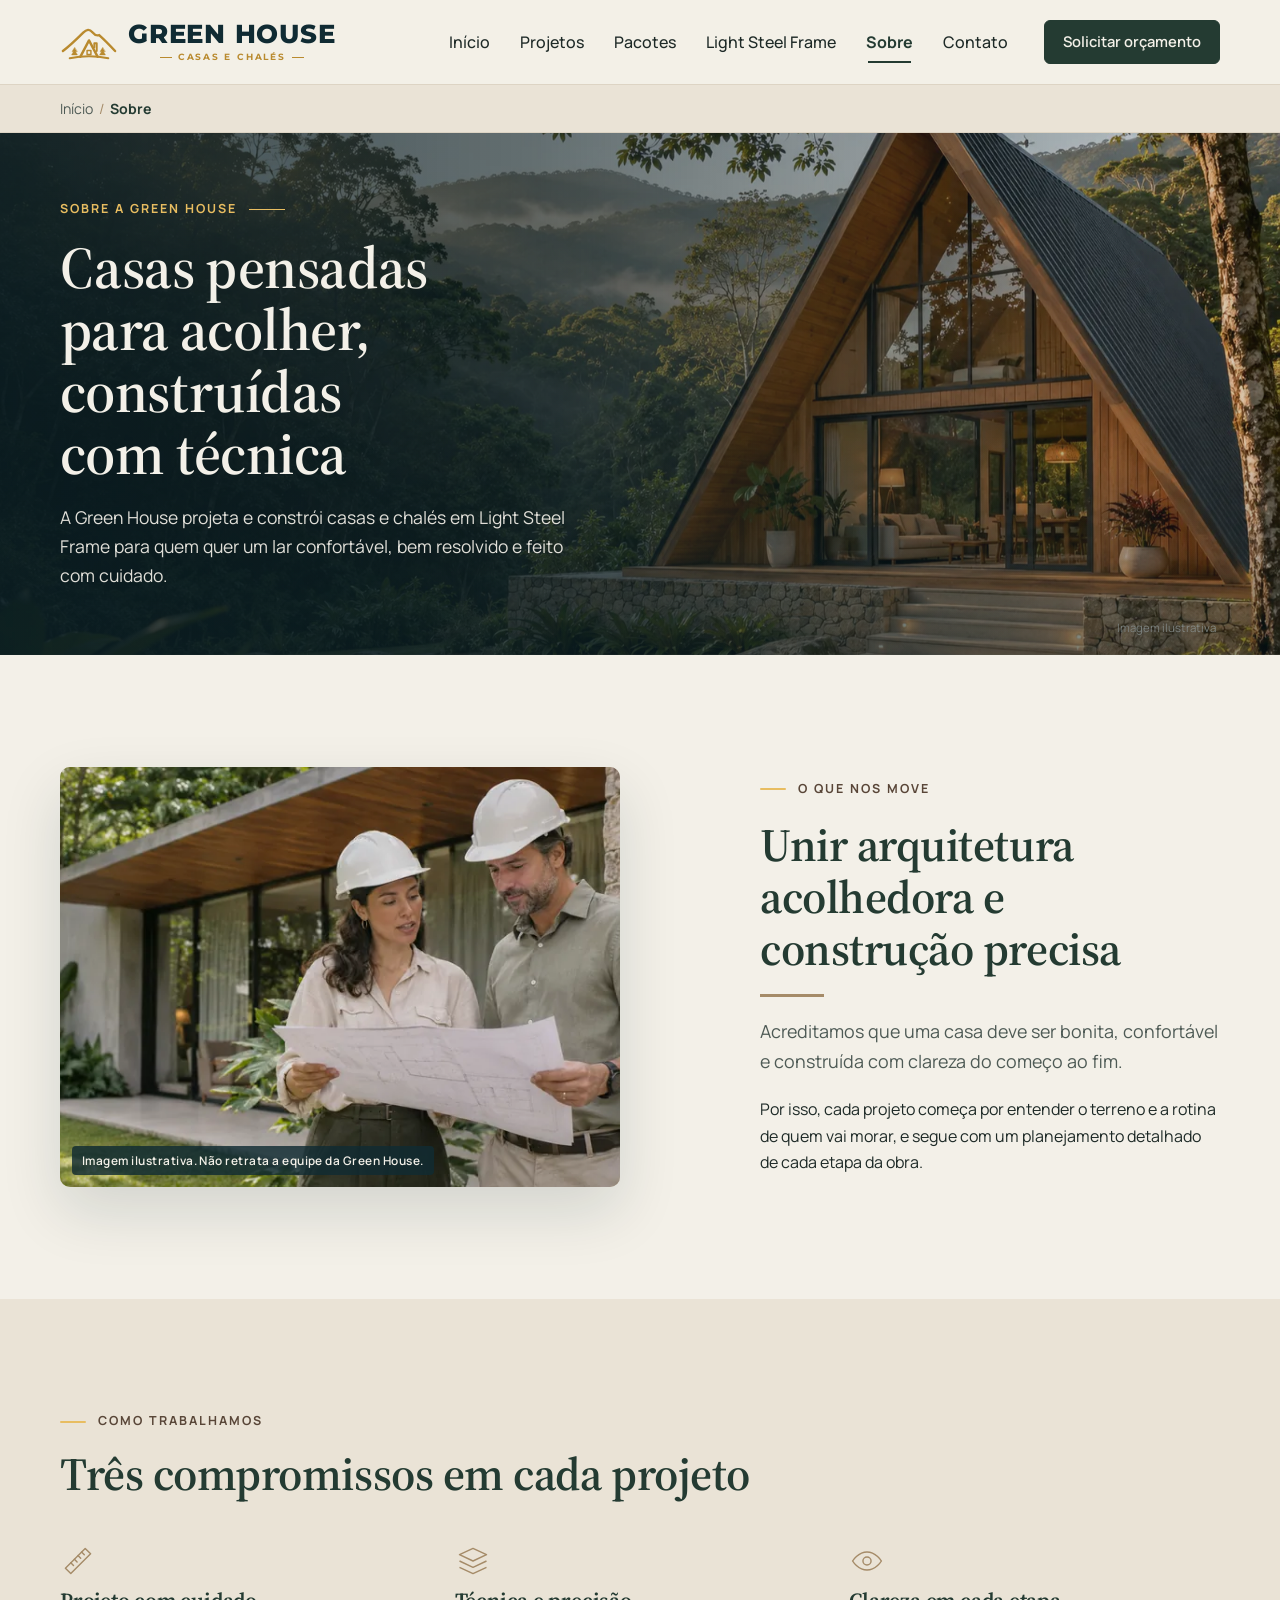
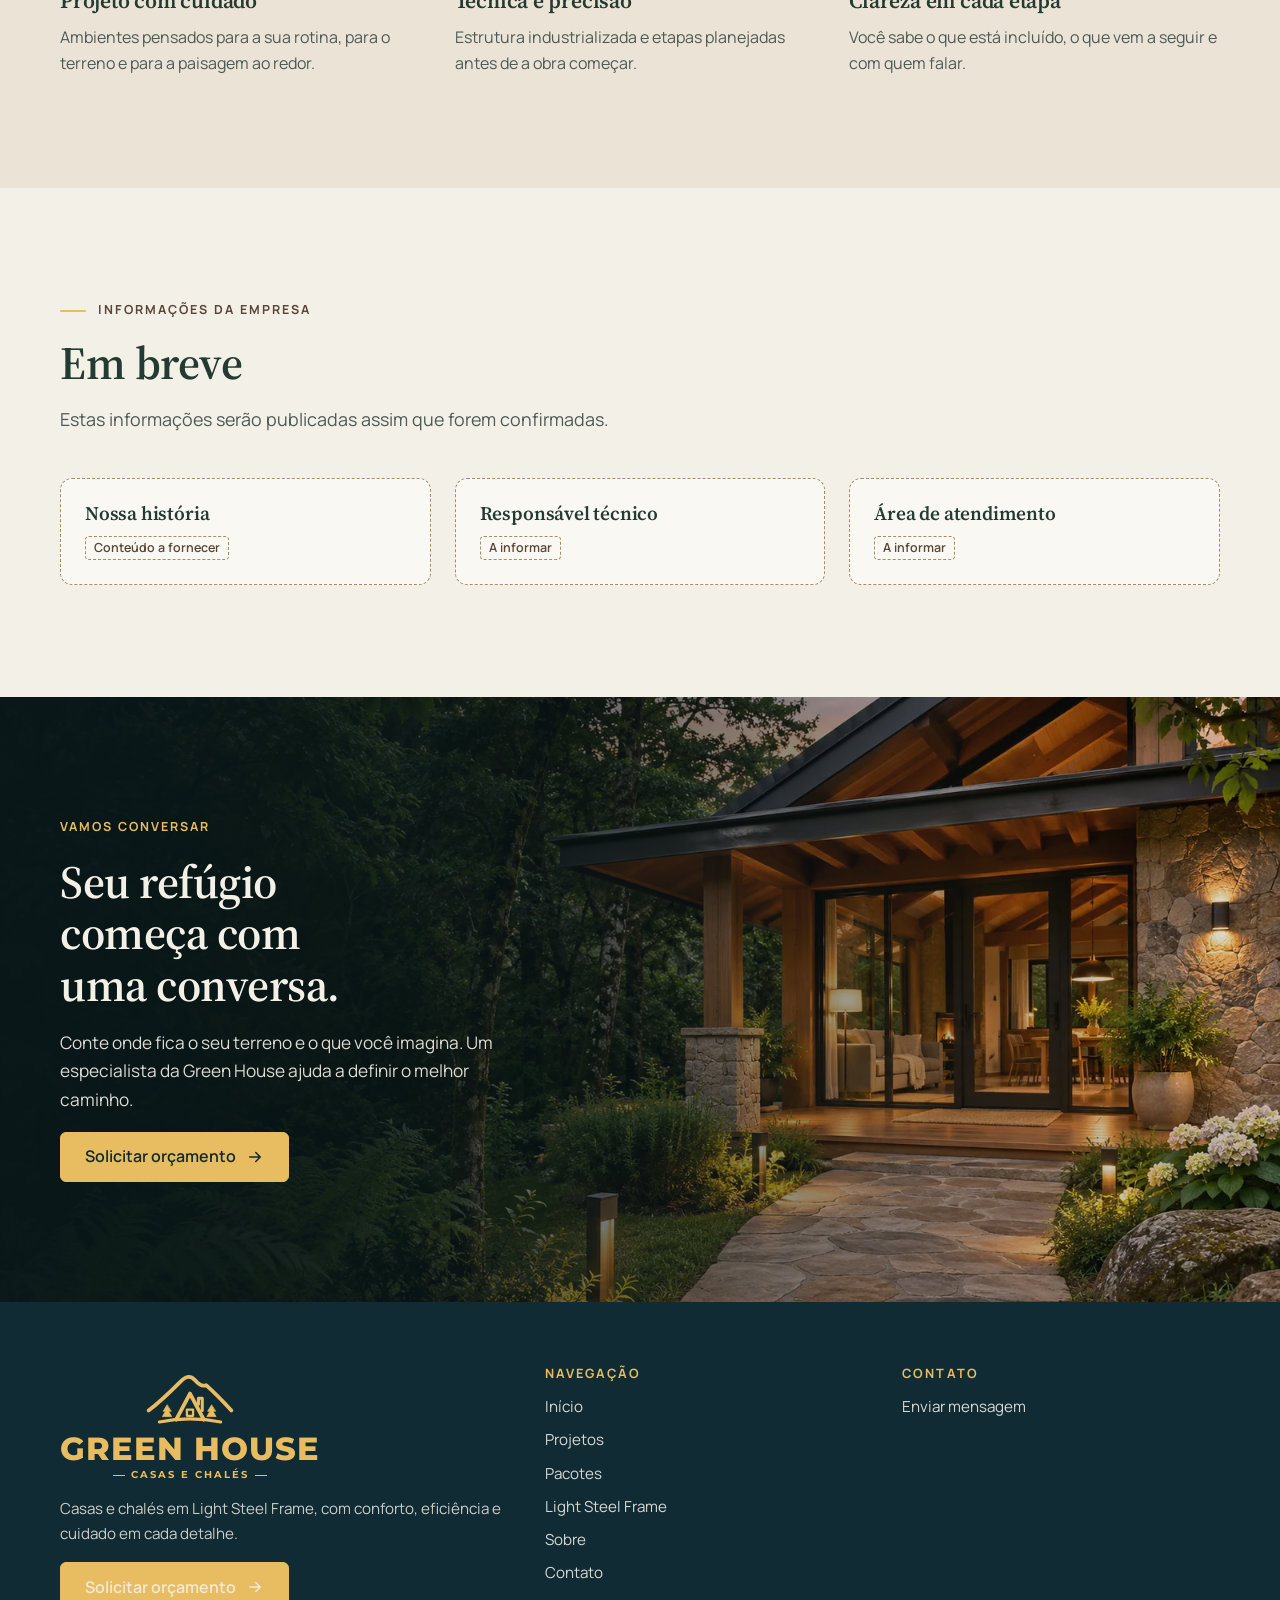
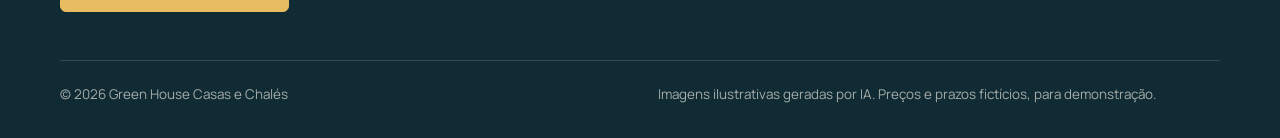
<file: lucerna-site-v2/sobre.html>
<!doctype html>
<html lang="pt-BR">
<head>
  <meta charset="utf-8">
  <meta name="viewport" content="width=device-width, initial-scale=1, viewport-fit=cover">
  <title>Sobre | Green House Casas e Chalés</title>
  <meta name="description" content="Conheça a proposta da Green House: arquitetura acolhedora e construção precisa em Light Steel Frame.">
  <meta name="theme-color" content="#102B33">
  <link rel="icon" href="assets/img/favicon.svg" type="image/svg+xml">
  <link rel="preconnect" href="https://fonts.googleapis.com">
  <link rel="preconnect" href="https://fonts.gstatic.com" crossorigin>
  <link rel="stylesheet" href="https://fonts.googleapis.com/css2?family=Manrope:wght@400;500;600;700;800&family=Montserrat:wght@700;800&family=Source+Serif+4:opsz,wght@8..60,500;8..60,600&display=swap">
  <link rel="stylesheet" href="assets/css/styles.css?v=20">
  <link rel="stylesheet" href="assets/css/paginas-v2.css?v=24">
  <script>document.documentElement.classList.add("js");</script>
</head>
<body>
  <a class="skip-link" href="#conteudo">Pular para o conteúdo</a>

  <header class="site-header">
    <div class="container">
      <a class="brand" href="index.html" aria-label="Green House Casas e Chalés. Ir para a página inicial">
        <span class="brand-mark"><svg viewBox="0 0 120 80" fill="none" stroke="currentColor" stroke-linecap="round" stroke-linejoin="round" aria-hidden="true" focusable="false"><path d="M6 58C22 46 34 34 48 20C55 13 61 12 67 19C72 25 76 27 81 25C90 33 102 45 114 58" stroke-width="5"/><path d="M42 70L60 36L78 70" stroke-width="5"/><path d="M71 50V42H76V58" stroke-width="4"/><rect x="56" y="57" width="8" height="8" stroke-width="3"/><path d="M20 73Q60 65 100 73" stroke-width="4"/><path d="M30 51l-5 8h3l-4 7h12l-4-7h3z M88 51l-5 8h3l-4 7h12l-4-7h3z" fill="currentColor" stroke-width="1"/></svg></span>
        <span class="brand-text" aria-hidden="true"><span class="brand-name">GREEN HOUSE</span><span class="brand-tag">CASAS E CHALÉS</span></span>
      </a>
      <nav id="site-nav" class="site-nav" aria-label="Principal">
        <ul class="nav-list">
          <li><a href="index.html">Início</a></li>
          <li><a href="projetos.html">Projetos</a></li>
          <li><a href="pacotes.html">Pacotes</a></li>
          <li><a href="light-steel-frame.html">Light Steel Frame</a></li>
          <li><a href="sobre.html" aria-current="page">Sobre</a></li>
          <li><a href="contato.html">Contato</a></li>
          <li class="nav-cta-mobile"><a class="btn btn-primary" href="contato.html">Solicitar orçamento</a></li>
        </ul>
      </nav>
      <div class="header-right">
        <a class="btn btn-primary header-cta" href="contato.html">Solicitar orçamento</a>
        <button class="nav-toggle" type="button" aria-expanded="false" aria-controls="site-nav">
          <svg viewBox="0 0 24 24" fill="none" stroke="currentColor" stroke-width="2" stroke-linecap="round" aria-hidden="true"><path d="M4 7h16M4 12h16M4 17h16"/></svg>
          Menu
        </button>
      </div>
    </div>
  </header>

    <nav class="crumbs" aria-label="Você está em"><div class="container"><ol><li><a href="index.html">Início</a></li><li><span aria-current="page" data-crumb-atual>Sobre</span></li></ol></div></nav>
  <main id="conteudo" tabindex="-1">
    <section class="page-hero page-hero--janela" aria-labelledby="titulo">
      <div class="container janela-grid">
        <div class="janela-texto">
          <span class="eyebrow" data-reveal>Sobre a Green House</span>
          <h1 id="titulo" data-reveal style="--d:.08s">Casas pensadas para acolher, construídas com técnica</h1>
          <p data-reveal style="--d:.16s">A Green House projeta e constrói casas e chalés em Light Steel Frame para quem quer um lar confortável, bem resolvido e feito com cuidado.</p>
        </div>
        <figure class="janela-foto">
          <div class="janela-recorte"><img src="assets/img/home-hero-1600.webp" srcset="assets/img/home-hero-800.webp 800w, assets/img/home-hero-1600.webp 1600w" sizes="100vw" width="1600" height="900" fetchpriority="high" decoding="async" alt="Chalé A-frame de madeira e vidro sobre base de pedra, em meio à mata da serra" style="object-position:68% 45%"></div>
          <svg class="janela-traco" viewBox="0 0 100 100" preserveAspectRatio="none" aria-hidden="true" focusable="false"><polygon points="50,0 100,34 100,100 0,100 0,34" pathLength="1"/><line x1="-14" y1="100" x2="114" y2="100" pathLength="1"/></svg>
          <figcaption>Imagem ilustrativa</figcaption>
        </figure>
      </div>
    </section>

    <section class="section" aria-labelledby="proposito">
      <div class="container split split--reverse">
        <figure class="figure split-media" data-reveal="left">
          <img src="assets/img/sobre-equipe-1600.webp" srcset="assets/img/sobre-equipe-800.webp 800w, assets/img/sobre-equipe-1600.webp 1600w" sizes="(max-width: 900px) 100vw, 600px" width="1600" height="900" loading="lazy" decoding="async" alt="Dois profissionais com capacetes analisam uma planta em frente a uma casa moderna" style="object-position:72% 35%">
          <figcaption>Imagem ilustrativa. Não retrata a equipe da Green House.</figcaption>
        </figure>
        <div class="split-text" data-reveal="right">
          <span class="eyebrow">O que nos move</span>
          <h2 id="proposito">Unir arquitetura acolhedora e construção precisa</h2>
          <hr class="rule">
          <p class="lead">Acreditamos que uma casa deve ser bonita, confortável e construída com clareza do começo ao fim.</p>
          <p>Por isso, cada projeto começa por entender o terreno e a rotina de quem vai morar, e segue com um planejamento detalhado de cada etapa da obra.</p>
        </div>
      </div>
    </section>

    <section class="section section--sand" aria-labelledby="valores">
      <div class="container">
        <div class="section-head" data-reveal>
          <span class="eyebrow">Como trabalhamos</span>
          <h2 id="valores">Três compromissos em cada projeto</h2>
        </div>
        <div class="cards-3">
          <div class="value" data-reveal><svg viewBox="0 0 40 40" fill="none" stroke="currentColor" stroke-width="1.6" stroke-linecap="round" stroke-linejoin="round" aria-hidden="true"><path d="M6 28L28 6l6 6-22 22z"/><path d="M12 22l3 3M16 18l3 3M20 14l3 3M24 10l3 3"/></svg><h3>Projeto com cuidado</h3><p>Ambientes pensados para a sua rotina, para o terreno e para a paisagem ao redor.</p></div>
          <div class="value" data-reveal style="--d:.12s"><svg viewBox="0 0 40 40" fill="none" stroke="currentColor" stroke-width="1.6" stroke-linejoin="round" aria-hidden="true"><path d="M20 6L35 13 20 20 5 13z"/><path d="M5 20l15 7 15-7"/><path d="M5 27l15 7 15-7"/></svg><h3>Técnica e precisão</h3><p>Estrutura industrializada e etapas planejadas antes de a obra começar.</p></div>
          <div class="value" data-reveal style="--d:.24s"><svg viewBox="0 0 40 40" fill="none" stroke="currentColor" stroke-width="1.6" stroke-linecap="round" stroke-linejoin="round" aria-hidden="true"><path d="M4 20s6-10 16-10 16 10 16 10-6 10-16 10S4 20 4 20z"/><circle cx="20" cy="20" r="4.5"/></svg><h3>Clareza em cada etapa</h3><p>Você sabe o que está incluído, o que vem a seguir e com quem falar.</p></div>
        </div>
      </div>
    </section>

    <section class="section" aria-labelledby="informacoes">
      <div class="container">
        <div class="section-head" data-reveal>
          <span class="eyebrow">Informações da empresa</span>
          <h2 id="informacoes">Em breve</h2>
          <p class="lead">Estas informações serão publicadas assim que forem confirmadas.</p>
        </div>
        <div class="cards-3">
          <div class="pending-card" data-reveal><h3>Nossa história</h3><p><span class="pending">Conteúdo a fornecer</span></p></div>
          <div class="pending-card" data-reveal style="--d:.12s"><h3>Responsável técnico</h3><p data-channel="responsavelTecnico"><span data-config="responsavelTecnico"></span></p></div>
          <div class="pending-card" data-reveal style="--d:.24s"><h3>Área de atendimento</h3><p data-channel="areaAtendimento"><span data-config="areaAtendimento"></span></p></div>
        </div>
      </div>
    </section>

    <section class="cta" aria-labelledby="cta-titulo">
      <img src="assets/img/contato-refugio-1600.webp" srcset="assets/img/contato-refugio-800.webp 800w, assets/img/contato-refugio-1600.webp 1600w" sizes="100vw" width="1600" height="900" loading="lazy" decoding="async" alt="" style="object-position:75% 50%">
      <div class="container">
        <span class="eyebrow" style="color:var(--champagne)" data-reveal>Vamos conversar</span>
        <h2 id="cta-titulo" data-reveal style="--d:.1s">Seu refúgio começa com uma conversa.</h2>
        <p data-reveal style="--d:.2s">Conte onde fica o seu terreno e o que você imagina. Um especialista da Green House ajuda a definir o melhor caminho.</p>
        <a class="btn btn-gold" href="contato.html" data-reveal style="--d:.3s">Solicitar orçamento <svg viewBox="0 0 24 24" fill="none" stroke="currentColor" stroke-width="2" stroke-linecap="round" stroke-linejoin="round" aria-hidden="true"><path d="M5 12h14M13 6l6 6-6 6"/></svg></a>
      </div>
    </section>
  </main>

  <footer class="site-footer">
    <div class="container">
      <div class="footer-grid">
        <div style="display:grid;gap:16px;align-content:start">
          <a class="brand" href="index.html" aria-label="Green House Casas e Chalés, página inicial">
            <span class="brand-mark" style="color:var(--champagne)"><svg viewBox="0 0 120 80" fill="none" stroke="currentColor" stroke-linecap="round" stroke-linejoin="round" aria-hidden="true" focusable="false"><path d="M6 58C22 46 34 34 48 20C55 13 61 12 67 19C72 25 76 27 81 25C90 33 102 45 114 58" stroke-width="5"/><path d="M42 70L60 36L78 70" stroke-width="5"/><path d="M71 50V42H76V58" stroke-width="4"/><rect x="56" y="57" width="8" height="8" stroke-width="3"/><path d="M20 73Q60 65 100 73" stroke-width="4"/><path d="M30 51l-5 8h3l-4 7h12l-4-7h3z M88 51l-5 8h3l-4 7h12l-4-7h3z" fill="currentColor" stroke-width="1"/></svg></span>
            <span class="brand-text" aria-hidden="true"><span class="brand-name">GREEN HOUSE</span><span class="brand-tag">CASAS E CHALÉS</span></span>
          </a>
          <p>Casas e chalés em Light Steel Frame, com conforto, eficiência e cuidado em cada detalhe.</p>
          <div><a class="btn btn-gold" href="contato.html">Solicitar orçamento <svg viewBox="0 0 24 24" fill="none" stroke="currentColor" stroke-width="2" stroke-linecap="round" stroke-linejoin="round" aria-hidden="true"><path d="M5 12h14M13 6l6 6-6 6"/></svg></a></div>
        </div>
        <div>
          <h2>Navegação</h2>
          <ul>
            <li><a href="index.html">Início</a></li>
            <li><a href="projetos.html">Projetos</a></li>
            <li><a href="pacotes.html">Pacotes</a></li>
            <li><a href="light-steel-frame.html">Light Steel Frame</a></li>
            <li><a href="sobre.html">Sobre</a></li>
            <li><a href="contato.html">Contato</a></li>
          </ul>
        </div>
        <div>
          <h2>Contato</h2>
          <ul>
            <li data-config-wrap hidden>Telefone: <a data-config="telefone" href="#"></a></li>
            <li data-config-wrap hidden>WhatsApp: <a data-config="whatsapp" href="#"></a></li>
            <li data-config-wrap hidden>E-mail: <a data-config="email" href="#"></a></li>
            <li data-config-wrap hidden><a data-config="instagram" data-config-keep-text href="#">Instagram</a></li>
            <li data-config-wrap hidden><a data-config="facebook" data-config-keep-text href="#">Facebook</a></li>
            <li data-config-wrap hidden>Atendimento: <span data-config="areaAtendimento"></span></li>
            <li><a href="contato.html">Enviar mensagem</a></li>
          </ul>
        </div>
      </div>
      <div class="footer-bottom">
        <span>© <span data-year>2026</span> Green House Casas e Chalés<span data-config-wrap hidden> · CNPJ <span data-config="cnpj"></span></span></span>
        <span>Imagens ilustrativas geradas por IA. Preços e prazos fictícios, para demonstração.</span>
      </div>
    </div>
  </footer>

  <button class="to-top" type="button" aria-label="Voltar ao topo"><svg viewBox="0 0 24 24" fill="none" stroke="currentColor" stroke-width="2.2" stroke-linecap="round" stroke-linejoin="round" aria-hidden="true"><path d="M12 19V5M6 11l6-6 6 6"/></svg></button>
  <div class="mobile-bar"><a class="btn btn-outline" href="projetos.html">Ver projetos</a><a class="btn btn-primary" href="contato.html">Orçamento</a></div>

  <script src="assets/js/config.js?v=20"></script>
  <script src="assets/js/produtos.js?v=20"></script>
  <script src="assets/js/main.js?v=20"></script>
</body>
</html>
</file>
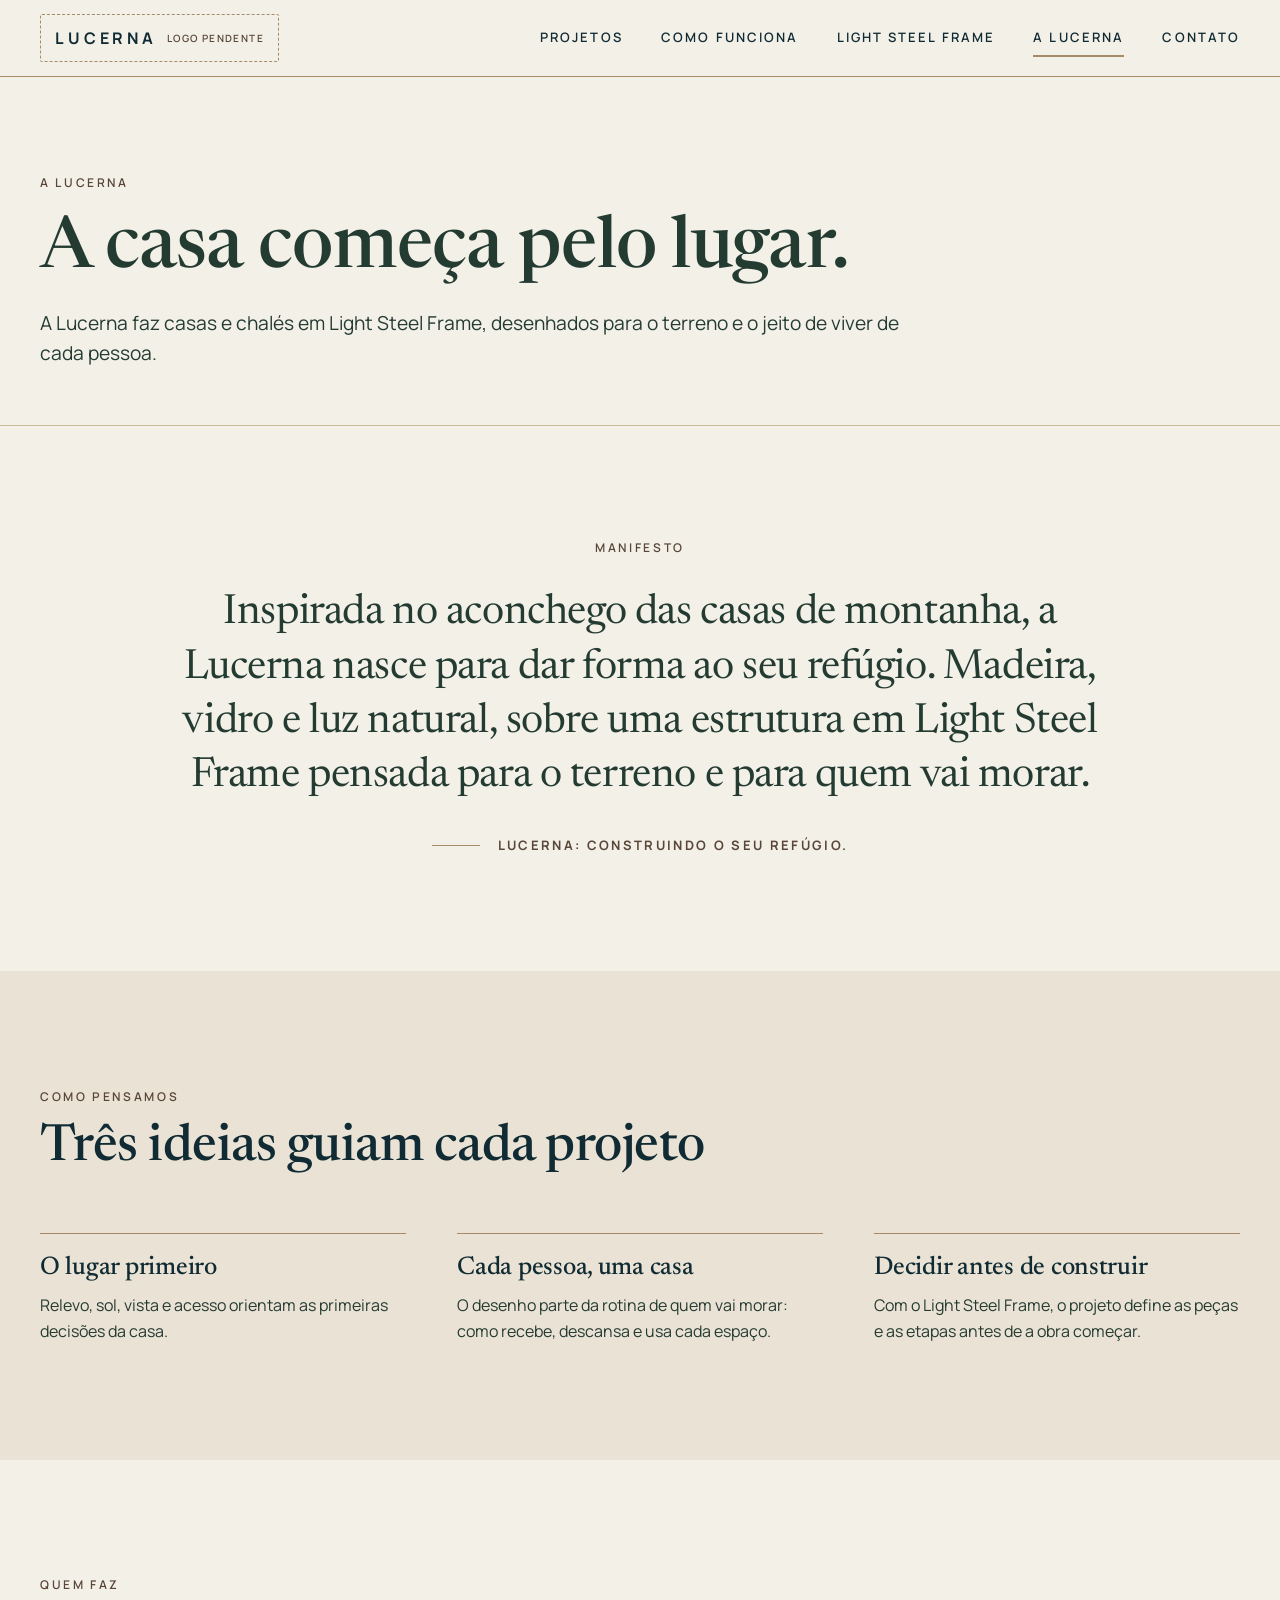
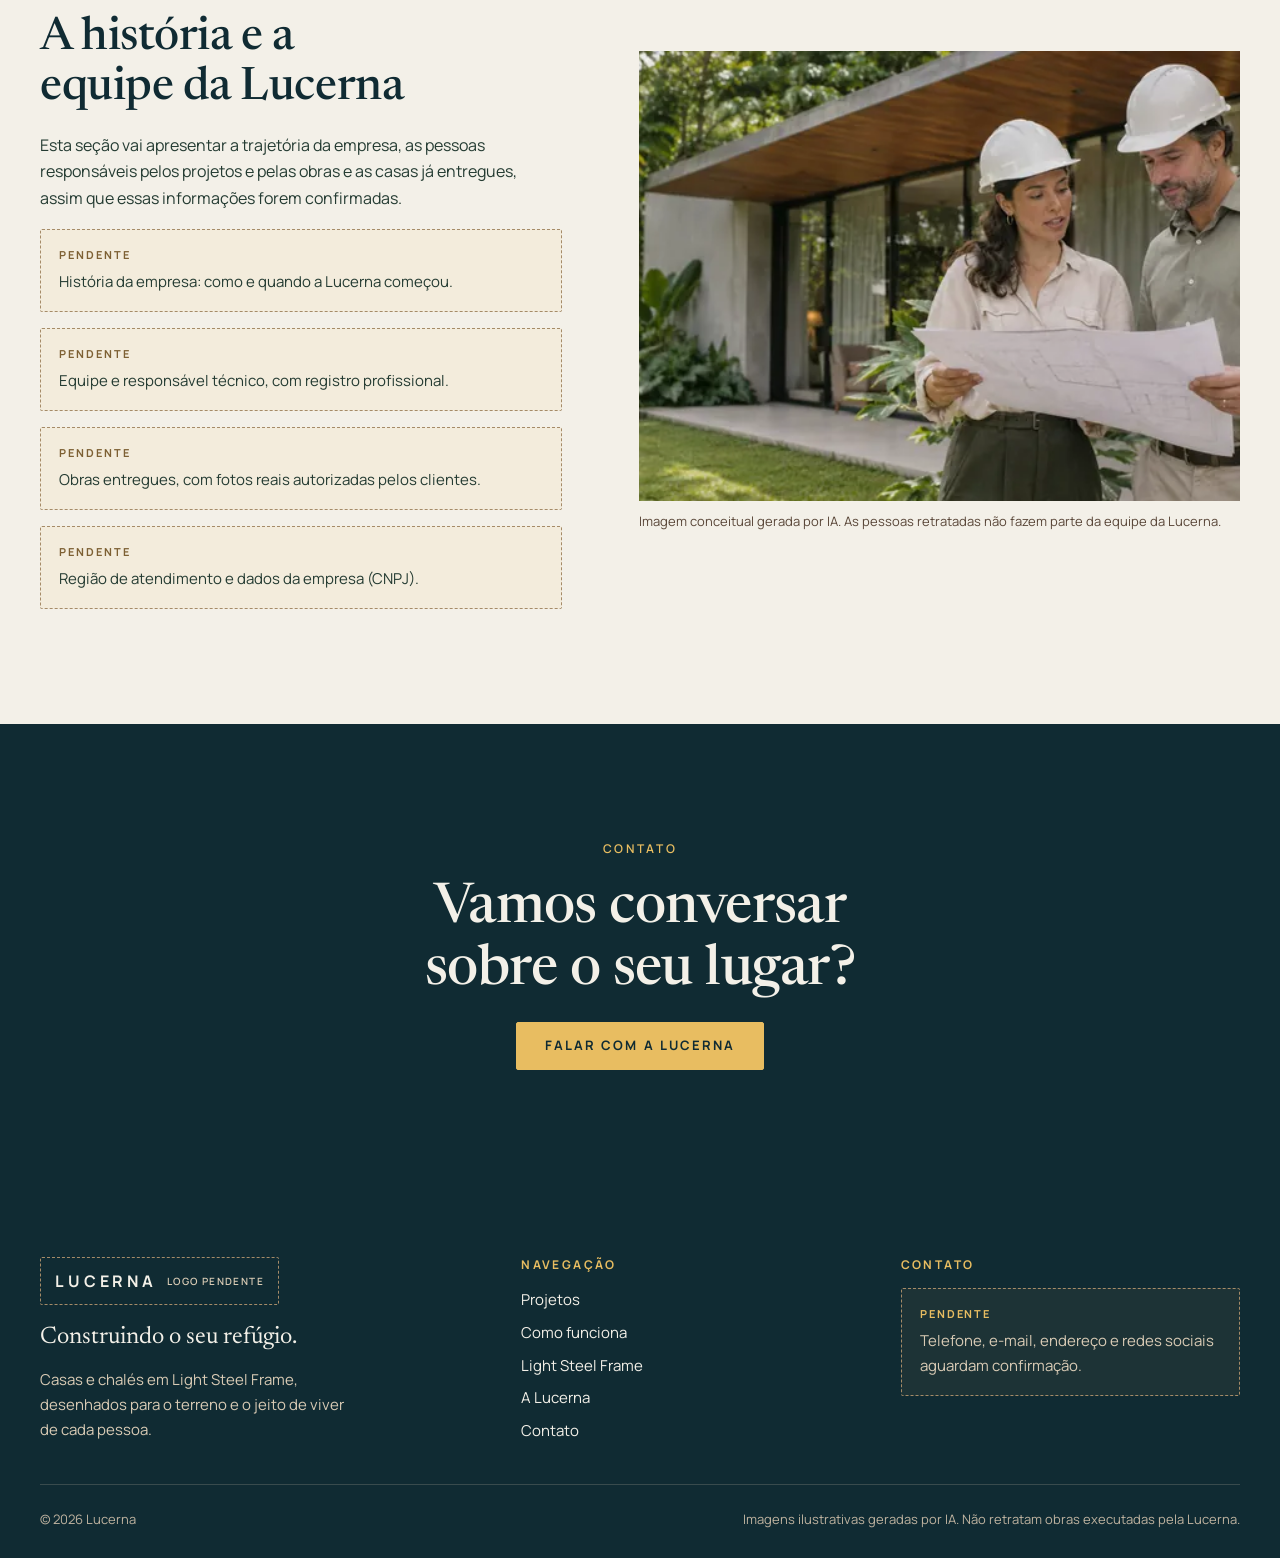
<file: lucerna-site/a-lucerna.html>
<!doctype html>
<html lang="pt-BR">
<head>
  <meta charset="utf-8">
  <meta name="viewport" content="width=device-width, initial-scale=1">
  <title>A Lucerna | Casas e chalés em Light Steel Frame</title>
  <meta name="description" content="A Lucerna faz casas e chalés em Light Steel Frame, desenhados para o terreno e o jeito de viver de cada pessoa.">
  <meta name="theme-color" content="#F3F0E8">
  <link rel="icon" href="assets/img/favicon.svg" type="image/svg+xml">
  <link rel="preconnect" href="https://fonts.googleapis.com">
  <link rel="preconnect" href="https://fonts.gstatic.com" crossorigin>
  <link rel="stylesheet" href="https://fonts.googleapis.com/css2?family=Manrope:wght@400;500;600;700&family=Newsreader:opsz,wght@6..72,400;6..72,500&display=swap">
  <link rel="stylesheet" href="assets/css/styles.css?v=4">
  <script>document.documentElement.classList.add("js");</script>
  <script src="assets/js/config.js?v=4" defer></script>
  <script src="assets/js/main.js?v=4" defer></script>
</head>
<body>
  <a class="skip-link" href="#conteudo">Pular para o conteúdo</a>

  <header class="site-header">
    <div class="container">
      <a class="brand" href="index.html" aria-label="Lucerna, página inicial">
        <!-- Logo aprovada pelo cliente: aguardando o arquivo original limpo. Configure em assets/js/config.js -->
        <span class="logo-slot" data-logo-slot="claro">LUCERNA <small data-pendente>logo pendente</small></span>
      </a>
      <button class="nav-toggle" type="button" aria-expanded="false" aria-controls="site-nav">
        <svg class="icon-open" viewBox="0 0 24 24" fill="none" stroke="currentColor" stroke-width="1.8" stroke-linecap="round" aria-hidden="true"><path d="M4 7h16M4 12h16M4 17h16"/></svg>
        <svg class="icon-close" viewBox="0 0 24 24" fill="none" stroke="currentColor" stroke-width="1.8" stroke-linecap="round" aria-hidden="true"><path d="M6 6l12 12M18 6L6 18"/></svg>
        Menu
      </button>
      <nav id="site-nav" class="site-nav" aria-label="Principal">
        <ul>
          <li><a href="projetos.html">Projetos</a></li>
          <li><a href="index.html#como-funciona">Como funciona</a></li>
          <li><a href="light-steel-frame.html">Light Steel Frame</a></li>
          <li><a href="a-lucerna.html" aria-current="page">A Lucerna</a></li>
          <li><a href="contato.html">Contato</a></li>
        </ul>
      </nav>
    </div>
  </header>

  <main id="conteudo" tabindex="-1">
    <section class="page-intro" aria-labelledby="titulo">
      <div class="container">
        <span class="eyebrow">A Lucerna</span>
        <h1 id="titulo">A casa começa pelo lugar.</h1>
        <p class="lead">A Lucerna faz casas e chalés em Light Steel Frame, desenhados para o terreno e o jeito de viver de cada pessoa.</p>
      </div>
    </section>

    <section class="section manifesto-section" aria-labelledby="manifesto-titulo">
      <div class="container">
        <figure class="manifesto">
          <h2 id="manifesto-titulo" class="eyebrow">Manifesto</h2>
          <blockquote>
            <p>Inspirada no aconchego das casas de montanha, a Lucerna nasce para dar forma ao seu refúgio. Madeira, vidro e luz natural, sobre uma estrutura em Light Steel Frame pensada para o terreno e para quem vai morar.</p>
          </blockquote>
          <figcaption>Lucerna: construindo o seu refúgio.</figcaption>
        </figure>
      </div>
    </section>

    <section class="section section--areia" aria-labelledby="como-pensamos">
      <div class="container">
        <div class="section-head">
          <span class="eyebrow">Como pensamos</span>
          <h2 id="como-pensamos">Três ideias guiam cada projeto</h2>
        </div>
        <ul class="principles">
          <li><h3>O lugar primeiro</h3><p>Relevo, sol, vista e acesso orientam as primeiras decisões da casa.</p></li>
          <li><h3>Cada pessoa, uma casa</h3><p>O desenho parte da rotina de quem vai morar: como recebe, descansa e usa cada espaço.</p></li>
          <li><h3>Decidir antes de construir</h3><p>Com o Light Steel Frame, o projeto define as peças e as etapas antes de a obra começar.</p></li>
        </ul>
      </div>
    </section>

    <section class="section" aria-labelledby="equipe-titulo">
      <div class="container split">
        <div class="split-text">
          <span class="eyebrow">Quem faz</span>
          <h2 id="equipe-titulo">A história e a equipe da Lucerna</h2>
          <p>Esta seção vai apresentar a trajetória da empresa, as pessoas responsáveis pelos projetos e pelas obras e as casas já entregues, assim que essas informações forem confirmadas.</p>
          <div class="pending-grid" data-pendente>
            <p class="pendente"><strong>Pendente</strong>História da empresa: como e quando a Lucerna começou.</p>
            <p class="pendente"><strong>Pendente</strong>Equipe e responsável técnico, com registro profissional.</p>
            <p class="pendente"><strong>Pendente</strong>Obras entregues, com fotos reais autorizadas pelos clientes.</p>
            <p class="pendente"><strong>Pendente</strong>Região de atendimento e dados da empresa (CNPJ).</p>
          </div>
        </div>
        <figure class="figure split-media">
          <img src="assets/img/sobre-equipe-1024.webp"
               srcset="assets/img/sobre-equipe-640.webp 640w, assets/img/sobre-equipe-1024.webp 1024w, assets/img/sobre-equipe-1600.webp 1600w"
               sizes="(max-width: 900px) 100vw, 640px" width="1672" height="941" loading="lazy" decoding="async"
               style="--ratio: 4 / 3; --foco: 50% 40%"
               alt="Duas pessoas com capacete de obra analisando uma planta impressa diante de uma casa com beiral de madeira">
          <figcaption>Imagem conceitual gerada por IA. As pessoas retratadas não fazem parte da equipe da Lucerna.</figcaption>
        </figure>
      </div>
    </section>

    <section class="section section--escura cta-band on-dark" aria-labelledby="cta-titulo">
      <div class="container">
        <span class="eyebrow">Contato</span>
        <h2 id="cta-titulo">Vamos conversar sobre o seu lugar?</h2>
        <a class="btn btn--gold" href="contato.html">Falar com a Lucerna</a>
      </div>
    </section>
  </main>

  <footer class="site-footer on-dark">
    <div class="container">
      <div class="footer-grid">
        <div class="footer-brand">
          <span class="logo-slot" data-logo-slot="escuro">LUCERNA <small data-pendente>logo pendente</small></span>
          <p class="footer-slogan">Construindo o seu refúgio.</p>
          <p>Casas e chalés em Light Steel Frame, desenhados para o terreno e o jeito de viver de cada pessoa.</p>
        </div>
        <nav aria-label="Rodapé">
          <h2>Navegação</h2>
          <ul>
            <li><a href="projetos.html">Projetos</a></li>
            <li><a href="index.html#como-funciona">Como funciona</a></li>
            <li><a href="light-steel-frame.html">Light Steel Frame</a></li>
            <li><a href="a-lucerna.html">A Lucerna</a></li>
            <li><a href="contato.html">Contato</a></li>
          </ul>
        </nav>
        <div>
          <h2>Contato</h2>
          <ul data-canais></ul>
          <p class="pendente" data-pendente data-sem-canais><strong>Pendente</strong>Telefone, e-mail, endereço e redes sociais aguardam confirmação.</p>
        </div>
      </div>
      <div class="footer-legal">
        <p>© <span data-ano>2026</span> Lucerna</p>
        <p>Imagens ilustrativas geradas por IA. Não retratam obras executadas pela Lucerna.</p>
      </div>
    </div>
  </footer>
</body>
</html>
</file>
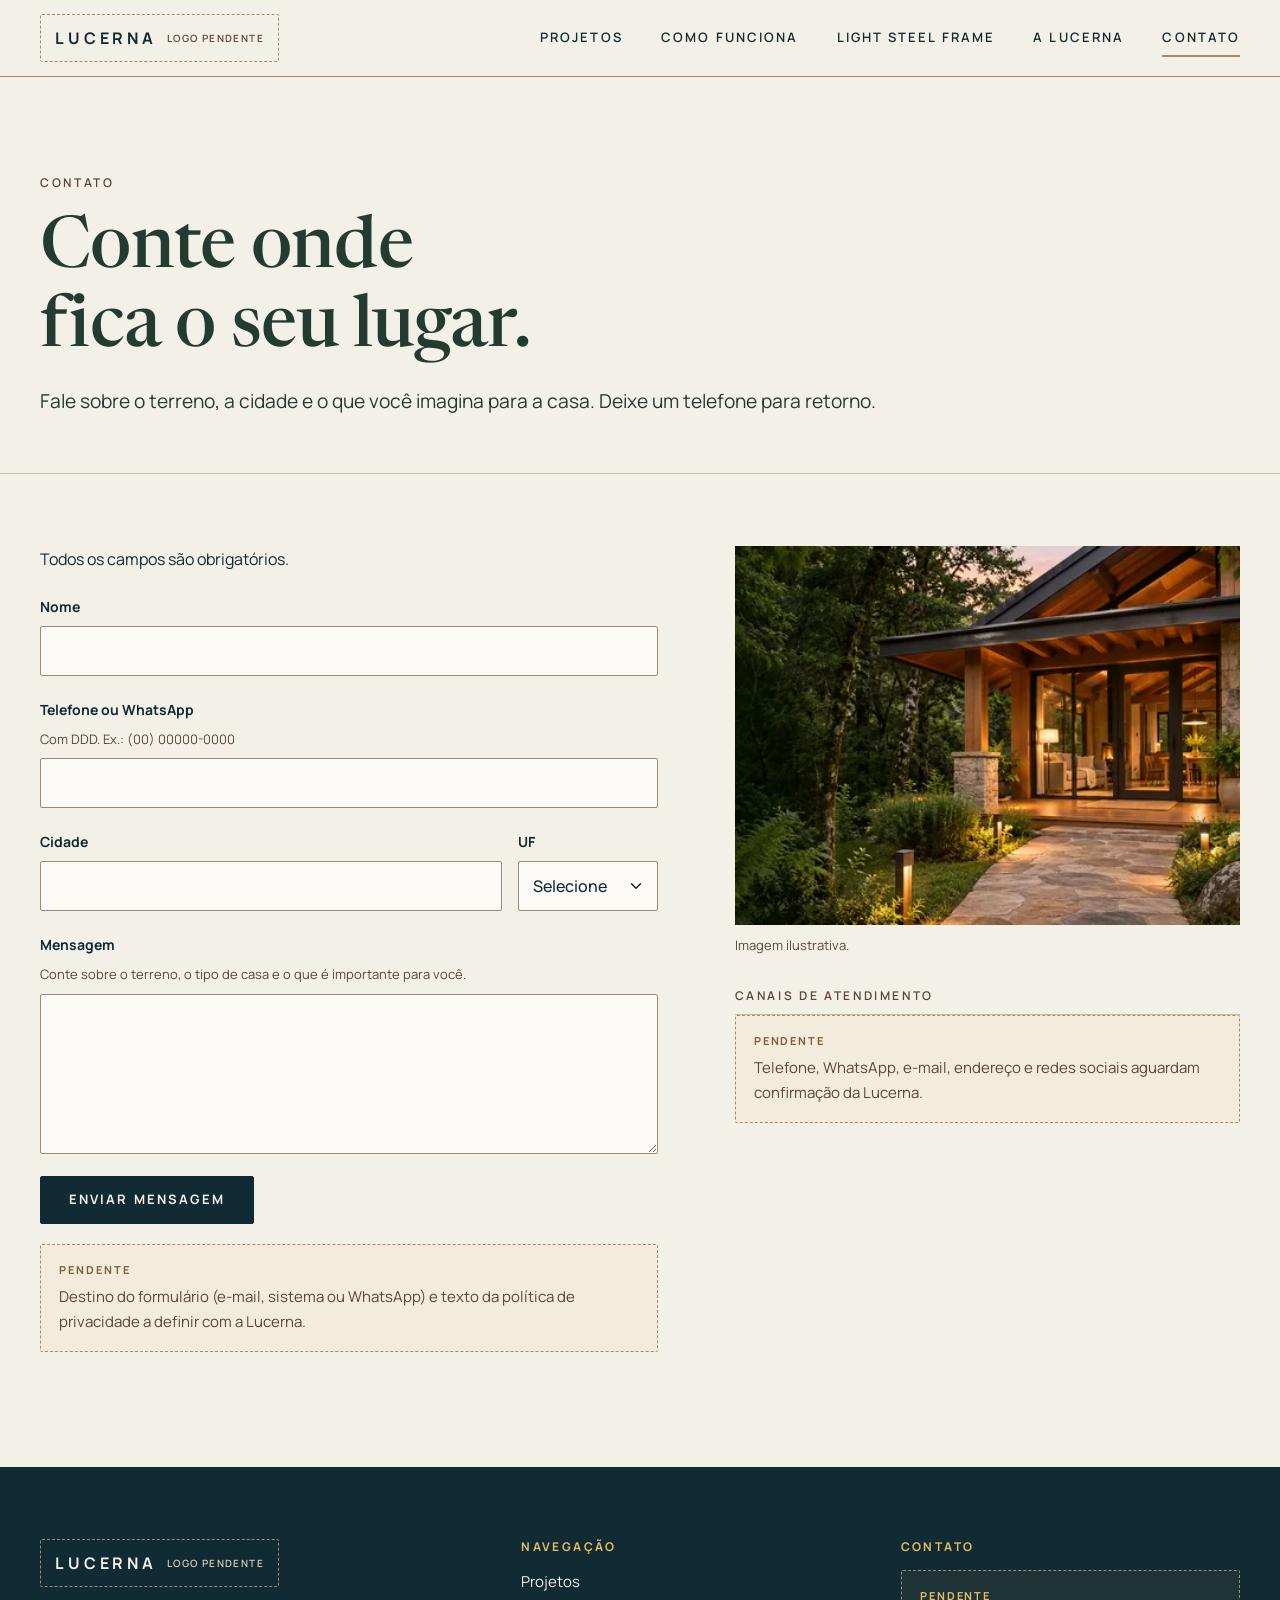
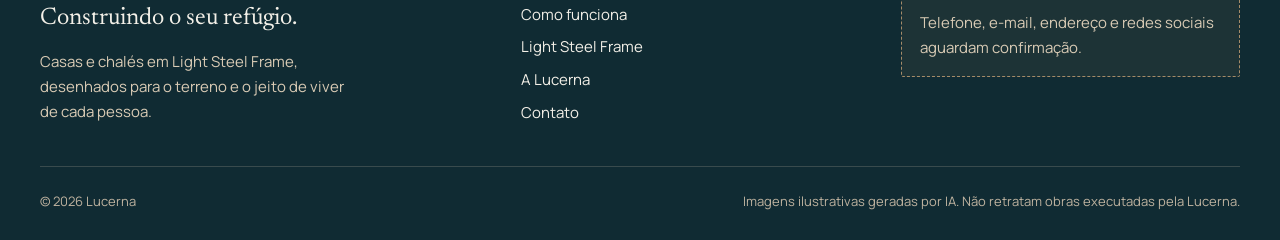
<file: lucerna-site/contato.html>
<!doctype html>
<html lang="pt-BR">
<head>
  <meta charset="utf-8">
  <meta name="viewport" content="width=device-width, initial-scale=1">
  <title>Contato | Lucerna</title>
  <meta name="description" content="Fale com a Lucerna sobre o seu terreno e a casa que você imagina.">
  <meta name="theme-color" content="#F3F0E8">
  <link rel="icon" href="assets/img/favicon.svg" type="image/svg+xml">
  <link rel="preconnect" href="https://fonts.googleapis.com">
  <link rel="preconnect" href="https://fonts.gstatic.com" crossorigin>
  <link rel="stylesheet" href="https://fonts.googleapis.com/css2?family=Manrope:wght@400;500;600;700&family=Newsreader:opsz,wght@6..72,400;6..72,500&display=swap">
  <link rel="stylesheet" href="assets/css/styles.css?v=4">
  <script>document.documentElement.classList.add("js");</script>
  <script src="assets/js/config.js?v=4" defer></script>
  <script src="assets/js/main.js?v=4" defer></script>
</head>
<body>
  <a class="skip-link" href="#conteudo">Pular para o conteúdo</a>

  <header class="site-header">
    <div class="container">
      <a class="brand" href="index.html" aria-label="Lucerna, página inicial">
        <!-- Logo aprovada pelo cliente: aguardando o arquivo original limpo. Configure em assets/js/config.js -->
        <span class="logo-slot" data-logo-slot="claro">LUCERNA <small data-pendente>logo pendente</small></span>
      </a>
      <button class="nav-toggle" type="button" aria-expanded="false" aria-controls="site-nav">
        <svg class="icon-open" viewBox="0 0 24 24" fill="none" stroke="currentColor" stroke-width="1.8" stroke-linecap="round" aria-hidden="true"><path d="M4 7h16M4 12h16M4 17h16"/></svg>
        <svg class="icon-close" viewBox="0 0 24 24" fill="none" stroke="currentColor" stroke-width="1.8" stroke-linecap="round" aria-hidden="true"><path d="M6 6l12 12M18 6L6 18"/></svg>
        Menu
      </button>
      <nav id="site-nav" class="site-nav" aria-label="Principal">
        <ul>
          <li><a href="projetos.html">Projetos</a></li>
          <li><a href="index.html#como-funciona">Como funciona</a></li>
          <li><a href="light-steel-frame.html">Light Steel Frame</a></li>
          <li><a href="a-lucerna.html">A Lucerna</a></li>
          <li><a href="contato.html" aria-current="page">Contato</a></li>
        </ul>
      </nav>
    </div>
  </header>

  <main id="conteudo" tabindex="-1">
    <section class="page-intro" aria-labelledby="titulo">
      <div class="container">
        <span class="eyebrow">Contato</span>
        <h1 id="titulo">Conte onde fica o seu lugar.</h1>
        <p class="lead">Fale sobre o terreno, a cidade e o que você imagina para a casa. Deixe um telefone para retorno.</p>
      </div>
    </section>

    <section class="section" aria-label="Formulário e canais de contato" style="padding-top: clamp(40px, 6vw, 72px)">
      <div class="container contact-layout">
        <div>
          <div class="form-summary" data-form-sumario tabindex="-1" role="alert" hidden>
            <h2>Corrija os campos para enviar</h2>
            <ul></ul>
          </div>

          <form class="form" data-contato-form novalidate aria-describedby="form-obrigatorios">
            <p id="form-obrigatorios" class="field hint" style="margin:0">Todos os campos são obrigatórios.</p>

            <div class="field">
              <label for="campo-nome">Nome</label>
              <input id="campo-nome" name="nome" type="text" autocomplete="name" required aria-describedby="erro-nome">
              <p id="erro-nome" class="field-error" aria-live="polite"></p>
            </div>

            <div class="field">
              <label for="campo-telefone">Telefone ou WhatsApp</label>
              <span id="dica-telefone" class="hint">Com DDD. Ex.: (00) 00000-0000</span>
              <input id="campo-telefone" name="telefone" type="tel" inputmode="tel" autocomplete="tel-national" required aria-describedby="dica-telefone erro-telefone">
              <p id="erro-telefone" class="field-error" aria-live="polite"></p>
            </div>

            <fieldset class="field" style="border:0;margin:0;padding:0">
              <legend class="visually-hidden">Cidade e UF</legend>
              <div class="form-row">
                <div class="field">
                  <label for="campo-cidade">Cidade</label>
                  <input id="campo-cidade" name="cidade" type="text" autocomplete="address-level2" required aria-describedby="erro-cidade">
                </div>
                <div class="field">
                  <label for="campo-uf">UF</label>
                  <select id="campo-uf" name="uf" autocomplete="address-level1" required aria-describedby="erro-uf">
                    <option value="">Selecione</option>
                    <option>AC</option><option>AL</option><option>AP</option><option>AM</option><option>BA</option>
                    <option>CE</option><option>DF</option><option>ES</option><option>GO</option><option>MA</option>
                    <option>MT</option><option>MS</option><option>MG</option><option>PA</option><option>PB</option>
                    <option>PR</option><option>PE</option><option>PI</option><option>RJ</option><option>RN</option>
                    <option>RS</option><option>RO</option><option>RR</option><option>SC</option><option>SP</option>
                    <option>SE</option><option>TO</option>
                  </select>
                </div>
              </div>
              <p id="erro-cidade" class="field-error" aria-live="polite"></p>
              <p id="erro-uf" class="field-error" aria-live="polite"></p>
            </fieldset>

            <div class="field">
              <label for="campo-mensagem">Mensagem</label>
              <span id="dica-mensagem" class="hint">Conte sobre o terreno, o tipo de casa e o que é importante para você.</span>
              <textarea id="campo-mensagem" name="mensagem" rows="6" required aria-describedby="dica-mensagem erro-mensagem"></textarea>
              <p id="erro-mensagem" class="field-error" aria-live="polite"></p>
            </div>

            <div>
              <button class="btn" type="submit">Enviar mensagem</button>
            </div>
          </form>

          <p class="form-status" data-form-status tabindex="-1" role="status" aria-live="polite" style="margin-top:20px"></p>
          <p class="pendente" data-pendente style="margin-top:20px"><strong>Pendente</strong>Destino do formulário (e-mail, sistema ou WhatsApp) e texto da política de privacidade a definir com a Lucerna.</p>
        </div>

        <aside class="contact-aside" aria-labelledby="canais-titulo">
          <figure class="figure">
            <img src="assets/img/contato-refugio-1024.webp"
                 srcset="assets/img/contato-refugio-640.webp 640w, assets/img/contato-refugio-1024.webp 1024w, assets/img/contato-refugio-1600.webp 1600w"
                 sizes="(max-width: 900px) 100vw, 520px" width="1774" height="887" decoding="async"
                 style="--ratio: 4 / 3; --foco: 74% 50%"
                 alt="Entrada de uma casa com beiral de madeira e colunas de pedra ao anoitecer, com caminho de pedras iluminado entre a mata">
            <figcaption>Imagem ilustrativa.</figcaption>
          </figure>
          <div>
            <h2 id="canais-titulo" class="eyebrow" style="margin-bottom:12px">Canais de atendimento</h2>
            <ul class="contact-channels" data-canais data-com-rotulo></ul>
            <p class="pendente" data-pendente data-sem-canais><strong>Pendente</strong>Telefone, WhatsApp, e-mail, endereço e redes sociais aguardam confirmação da Lucerna.</p>
          </div>
        </aside>
      </div>
    </section>
  </main>

  <footer class="site-footer on-dark">
    <div class="container">
      <div class="footer-grid">
        <div class="footer-brand">
          <span class="logo-slot" data-logo-slot="escuro">LUCERNA <small data-pendente>logo pendente</small></span>
          <p class="footer-slogan">Construindo o seu refúgio.</p>
          <p>Casas e chalés em Light Steel Frame, desenhados para o terreno e o jeito de viver de cada pessoa.</p>
        </div>
        <nav aria-label="Rodapé">
          <h2>Navegação</h2>
          <ul>
            <li><a href="projetos.html">Projetos</a></li>
            <li><a href="index.html#como-funciona">Como funciona</a></li>
            <li><a href="light-steel-frame.html">Light Steel Frame</a></li>
            <li><a href="a-lucerna.html">A Lucerna</a></li>
            <li><a href="contato.html">Contato</a></li>
          </ul>
        </nav>
        <div>
          <h2>Contato</h2>
          <ul data-canais></ul>
          <p class="pendente" data-pendente data-sem-canais><strong>Pendente</strong>Telefone, e-mail, endereço e redes sociais aguardam confirmação.</p>
        </div>
      </div>
      <div class="footer-legal">
        <p>© <span data-ano>2026</span> Lucerna</p>
        <p>Imagens ilustrativas geradas por IA. Não retratam obras executadas pela Lucerna.</p>
      </div>
    </div>
  </footer>
</body>
</html>
</file>
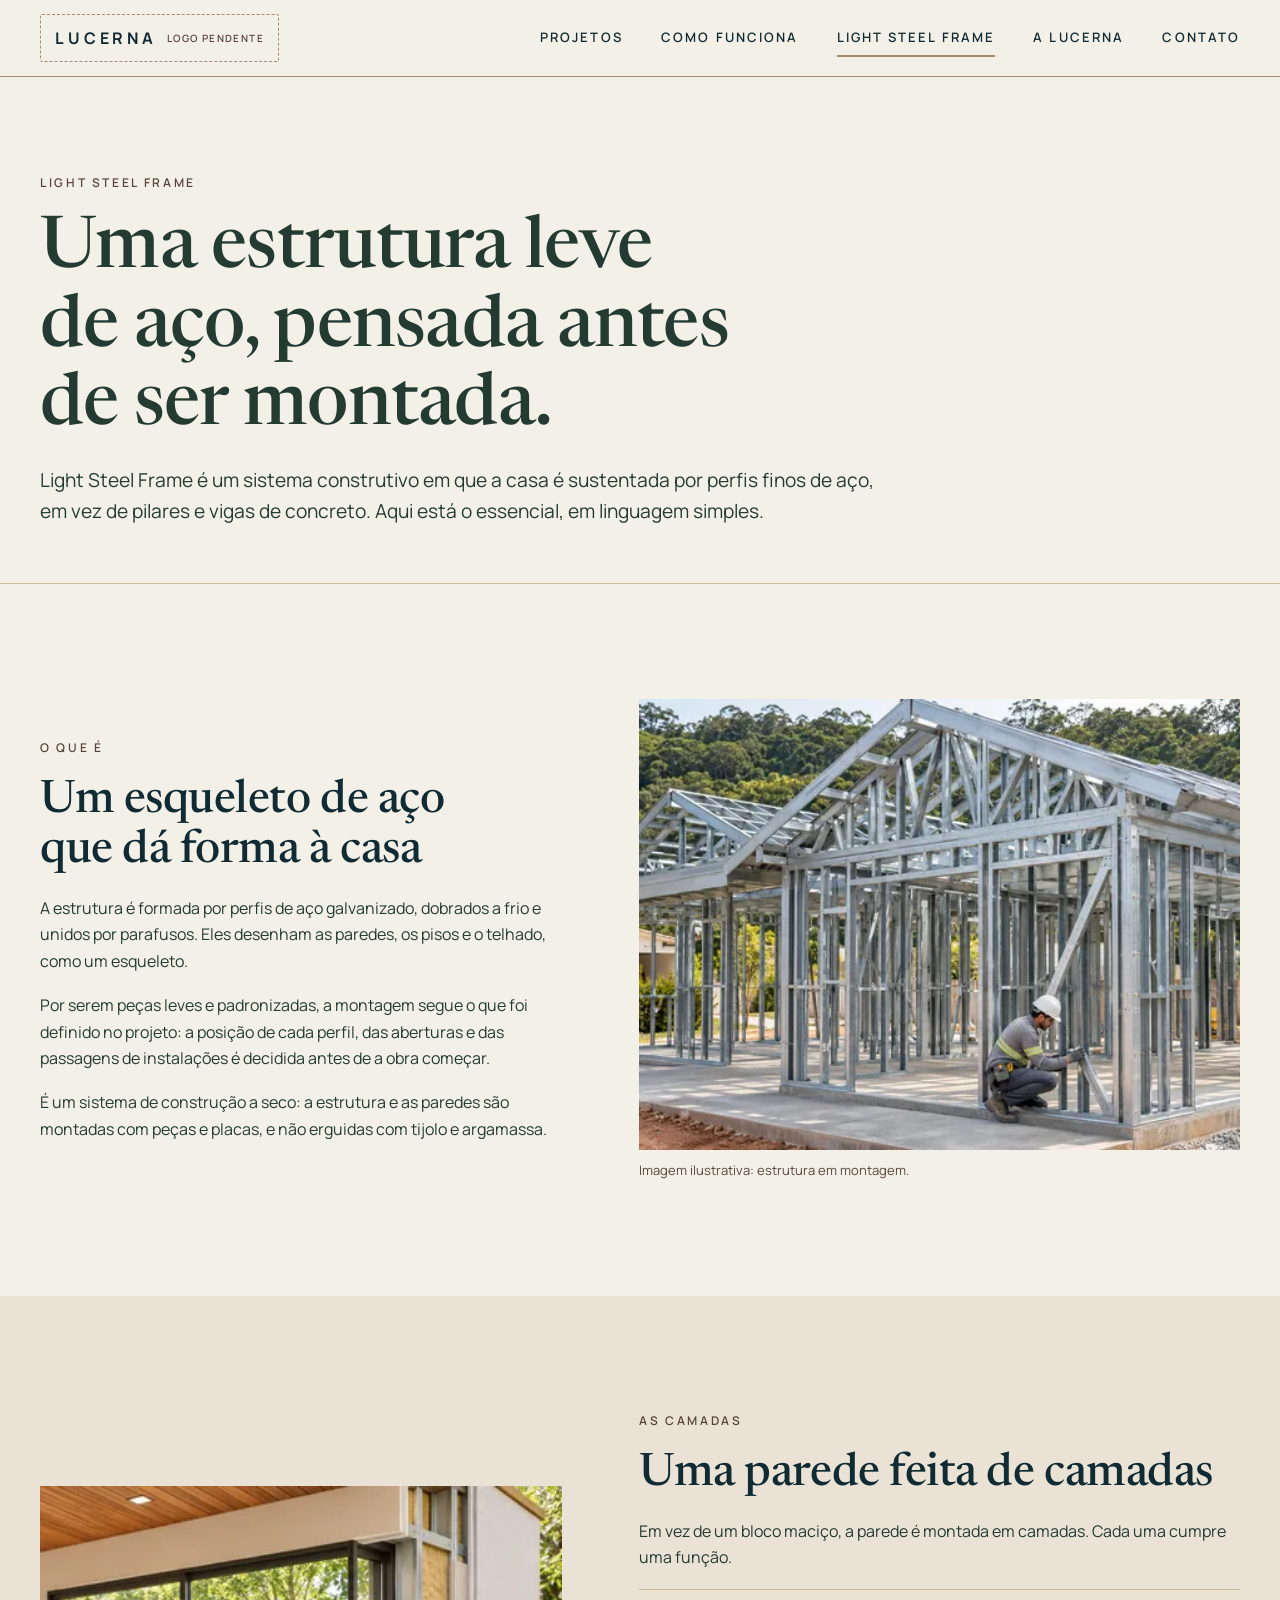
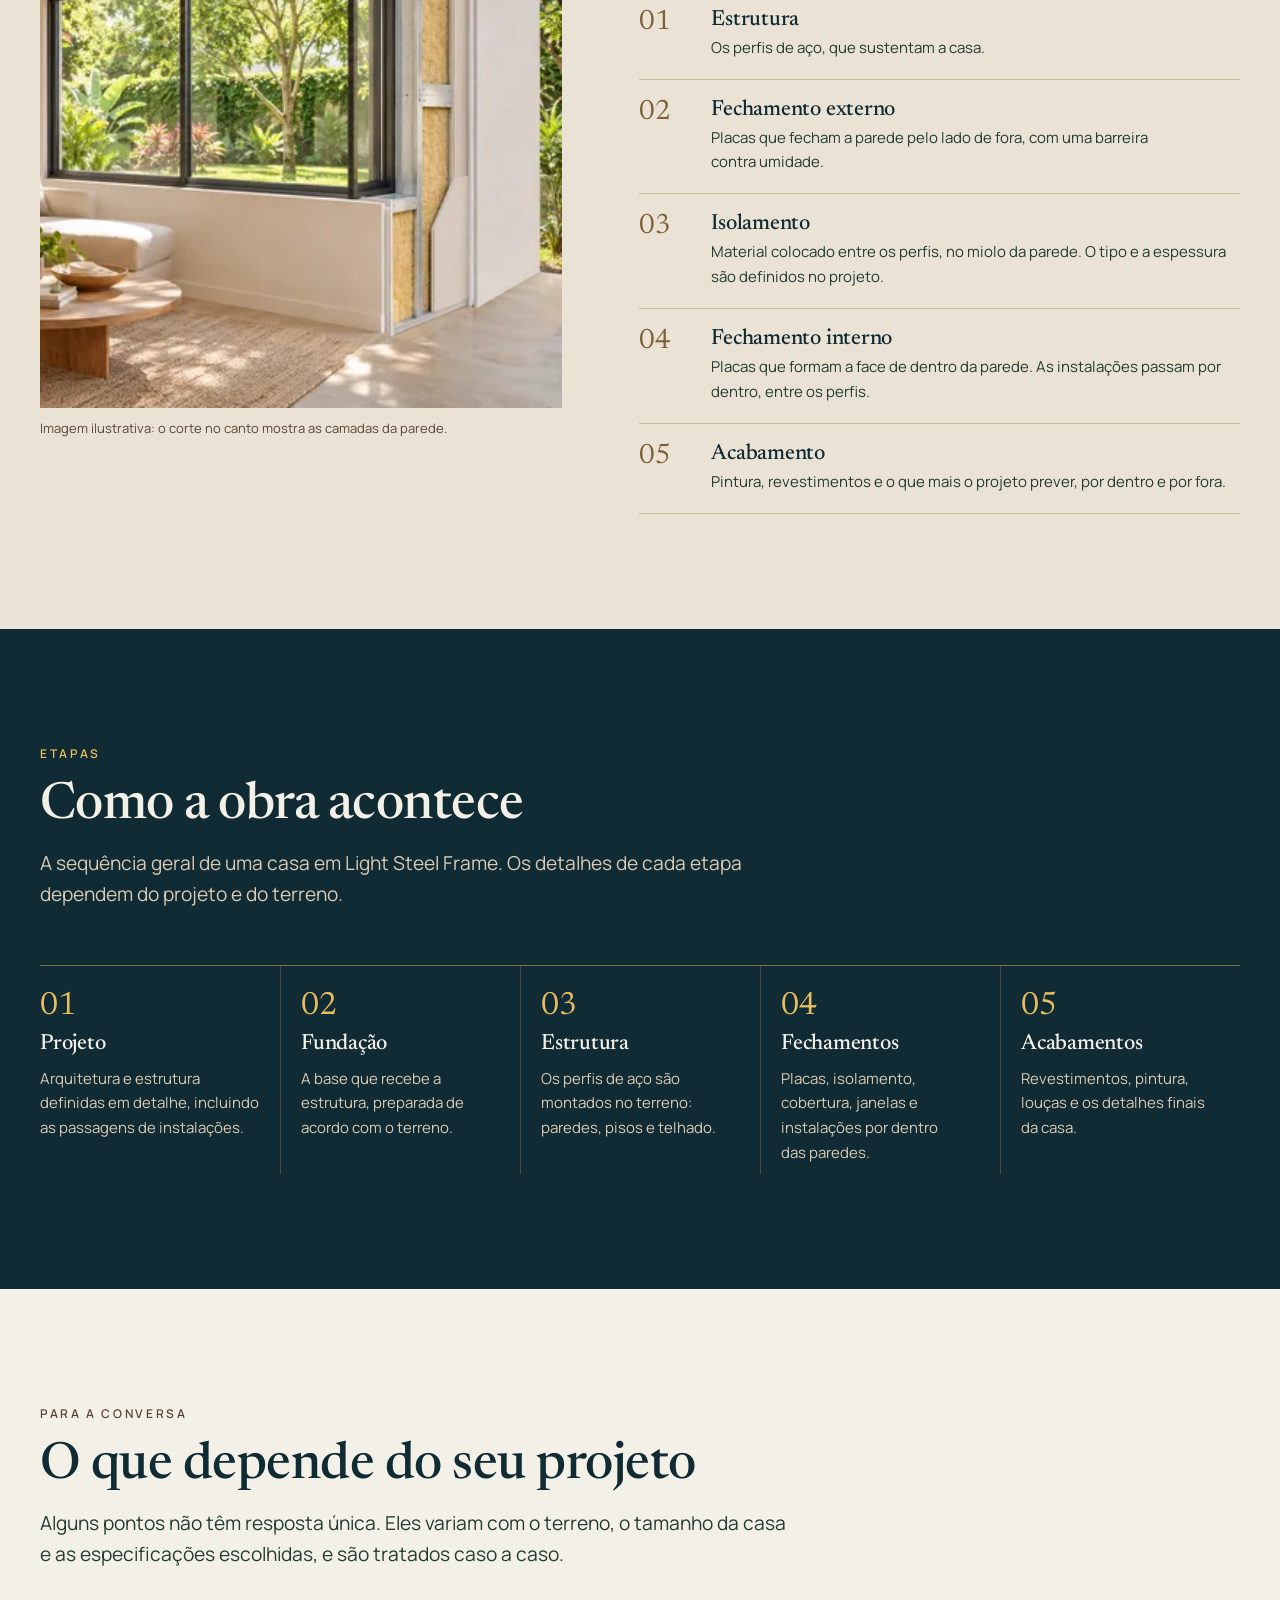
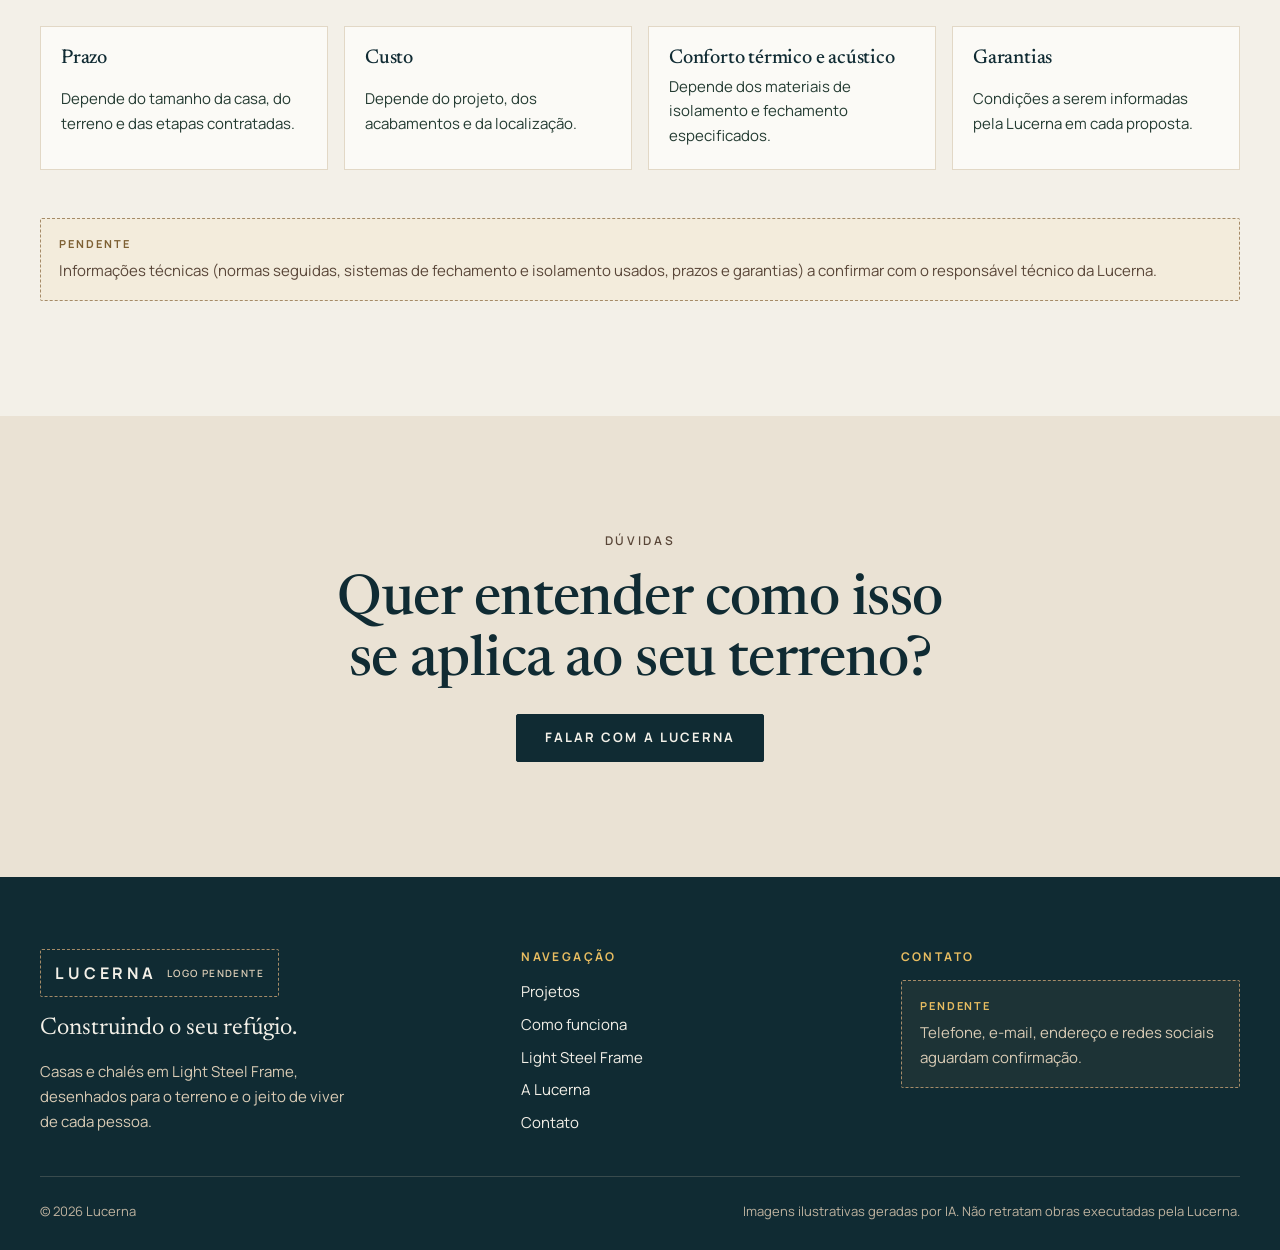
<file: lucerna-site/light-steel-frame.html>
<!doctype html>
<html lang="pt-BR">
<head>
  <meta charset="utf-8">
  <meta name="viewport" content="width=device-width, initial-scale=1">
  <title>Light Steel Frame | Lucerna</title>
  <meta name="description" content="Como funciona o Light Steel Frame, explicado em linguagem simples.">
  <meta name="theme-color" content="#F3F0E8">
  <link rel="icon" href="assets/img/favicon.svg" type="image/svg+xml">
  <link rel="preconnect" href="https://fonts.googleapis.com">
  <link rel="preconnect" href="https://fonts.gstatic.com" crossorigin>
  <link rel="stylesheet" href="https://fonts.googleapis.com/css2?family=Manrope:wght@400;500;600;700&family=Newsreader:opsz,wght@6..72,400;6..72,500&display=swap">
  <link rel="stylesheet" href="assets/css/styles.css?v=4">
  <script>document.documentElement.classList.add("js");</script>
  <script src="assets/js/config.js?v=4" defer></script>
  <script src="assets/js/main.js?v=4" defer></script>
</head>
<body>
  <a class="skip-link" href="#conteudo">Pular para o conteúdo</a>

  <header class="site-header">
    <div class="container">
      <a class="brand" href="index.html" aria-label="Lucerna, página inicial">
        <!-- Logo aprovada pelo cliente: aguardando o arquivo original limpo. Configure em assets/js/config.js -->
        <span class="logo-slot" data-logo-slot="claro">LUCERNA <small data-pendente>logo pendente</small></span>
      </a>
      <button class="nav-toggle" type="button" aria-expanded="false" aria-controls="site-nav">
        <svg class="icon-open" viewBox="0 0 24 24" fill="none" stroke="currentColor" stroke-width="1.8" stroke-linecap="round" aria-hidden="true"><path d="M4 7h16M4 12h16M4 17h16"/></svg>
        <svg class="icon-close" viewBox="0 0 24 24" fill="none" stroke="currentColor" stroke-width="1.8" stroke-linecap="round" aria-hidden="true"><path d="M6 6l12 12M18 6L6 18"/></svg>
        Menu
      </button>
      <nav id="site-nav" class="site-nav" aria-label="Principal">
        <ul>
          <li><a href="projetos.html">Projetos</a></li>
          <li><a href="index.html#como-funciona">Como funciona</a></li>
          <li><a href="light-steel-frame.html" aria-current="page">Light Steel Frame</a></li>
          <li><a href="a-lucerna.html">A Lucerna</a></li>
          <li><a href="contato.html">Contato</a></li>
        </ul>
      </nav>
    </div>
  </header>

  <main id="conteudo" tabindex="-1">
    <section class="page-intro" aria-labelledby="titulo">
      <div class="container">
        <span class="eyebrow">Light Steel Frame</span>
        <h1 id="titulo">Uma estrutura leve de aço, pensada antes de ser montada.</h1>
        <p class="lead">Light Steel Frame é um sistema construtivo em que a casa é sustentada por perfis finos de aço, em vez de pilares e vigas de concreto. Aqui está o essencial, em linguagem simples.</p>
      </div>
    </section>

    <section class="section" aria-labelledby="oque-titulo">
      <div class="container split">
        <div class="split-text">
          <span class="eyebrow">O que é</span>
          <h2 id="oque-titulo">Um esqueleto de aço que dá forma à casa</h2>
          <p>A estrutura é formada por perfis de aço galvanizado, dobrados a frio e unidos por parafusos. Eles desenham as paredes, os pisos e o telhado, como um esqueleto.</p>
          <p>Por serem peças leves e padronizadas, a montagem segue o que foi definido no projeto: a posição de cada perfil, das aberturas e das passagens de instalações é decidida antes de a obra começar.</p>
          <p>É um sistema de construção a seco: a estrutura e as paredes são montadas com peças e placas, e não erguidas com tijolo e argamassa.</p>
        </div>
        <figure class="figure split-media">
          <img src="assets/img/steel-frame-estrutura-1024.webp"
               srcset="assets/img/steel-frame-estrutura-640.webp 640w, assets/img/steel-frame-estrutura-1024.webp 1024w, assets/img/steel-frame-estrutura-1600.webp 1600w"
               sizes="(max-width: 900px) 100vw, 640px" width="1672" height="941" decoding="async"
               style="--ratio: 4 / 3; --foco: 48% 55%"
               alt="Estrutura de perfis de aço galvanizado de uma casa em montagem sobre a fundação, com um profissional fixando uma peça">
          <figcaption>Imagem ilustrativa: estrutura em montagem.</figcaption>
        </figure>
      </div>
    </section>

    <section class="section section--areia" aria-labelledby="camadas-titulo">
      <div class="container split split--reverse">
        <div class="split-text">
          <span class="eyebrow">As camadas</span>
          <h2 id="camadas-titulo">Uma parede feita de camadas</h2>
          <p>Em vez de um bloco maciço, a parede é montada em camadas. Cada uma cumpre uma função.</p>
          <ol class="layers">
            <li><h3>Estrutura</h3><p>Os perfis de aço, que sustentam a casa.</p></li>
            <li><h3>Fechamento externo</h3><p>Placas que fecham a parede pelo lado de fora, com uma barreira contra umidade.</p></li>
            <li><h3>Isolamento</h3><p>Material colocado entre os perfis, no miolo da parede. O tipo e a espessura são definidos no projeto.</p></li>
            <li><h3>Fechamento interno</h3><p>Placas que formam a face de dentro da parede. As instalações passam por dentro, entre os perfis.</p></li>
            <li><h3>Acabamento</h3><p>Pintura, revestimentos e o que mais o projeto prever, por dentro e por fora.</p></li>
          </ol>
        </div>
        <figure class="figure split-media">
          <img src="assets/img/interior-conforto-1024.webp"
               srcset="assets/img/interior-conforto-640.webp 640w, assets/img/interior-conforto-1024.webp 1024w, assets/img/interior-conforto-1600.webp 1600w"
               sizes="(max-width: 900px) 100vw, 640px" width="1672" height="941" loading="lazy" decoding="async"
               style="--ratio: 1 / 1; --foco: 100% 50%"
               alt="Sala clara com forro de madeira, sofá e janela ampla para o jardim; no canto, um corte da parede mostra as camadas internas">
          <figcaption>Imagem ilustrativa: o corte no canto mostra as camadas da parede.</figcaption>
        </figure>
      </div>
    </section>

    <section class="section section--escura on-dark" aria-labelledby="obra-titulo">
      <div class="container">
        <div class="section-head">
          <span class="eyebrow">Etapas</span>
          <h2 id="obra-titulo">Como a obra acontece</h2>
          <p class="lead">A sequência geral de uma casa em Light Steel Frame. Os detalhes de cada etapa dependem do projeto e do terreno.</p>
        </div>
        <ol class="timeline">
          <li><span class="step-num" aria-hidden="true">01</span><h3>Projeto</h3><p>Arquitetura e estrutura definidas em detalhe, incluindo as passagens de instalações.</p></li>
          <li><span class="step-num" aria-hidden="true">02</span><h3>Fundação</h3><p>A base que recebe a estrutura, preparada de acordo com o terreno.</p></li>
          <li><span class="step-num" aria-hidden="true">03</span><h3>Estrutura</h3><p>Os perfis de aço são montados no terreno: paredes, pisos e telhado.</p></li>
          <li><span class="step-num" aria-hidden="true">04</span><h3>Fechamentos</h3><p>Placas, isolamento, cobertura, janelas e instalações por dentro das paredes.</p></li>
          <li><span class="step-num" aria-hidden="true">05</span><h3>Acabamentos</h3><p>Revestimentos, pintura, louças e os detalhes finais da casa.</p></li>
        </ol>
      </div>
    </section>

    <section class="section" aria-labelledby="depende-titulo">
      <div class="container">
        <div class="section-head">
          <span class="eyebrow">Para a conversa</span>
          <h2 id="depende-titulo">O que depende do seu projeto</h2>
          <p class="lead">Alguns pontos não têm resposta única. Eles variam com o terreno, o tamanho da casa e as especificações escolhidas, e são tratados caso a caso.</p>
        </div>
        <ul class="depends">
          <li><h3>Prazo</h3><p>Depende do tamanho da casa, do terreno e das etapas contratadas.</p></li>
          <li><h3>Custo</h3><p>Depende do projeto, dos acabamentos e da localização.</p></li>
          <li><h3>Conforto térmico e acústico</h3><p>Depende dos materiais de isolamento e fechamento especificados.</p></li>
          <li><h3>Garantias</h3><p>Condições a serem informadas pela Lucerna em cada proposta.</p></li>
        </ul>
        <p class="pendente catalog-note" data-pendente><strong>Pendente</strong>Informações técnicas (normas seguidas, sistemas de fechamento e isolamento usados, prazos e garantias) a confirmar com o responsável técnico da Lucerna.</p>
      </div>
    </section>

    <section class="section section--areia cta-band" aria-labelledby="cta-titulo">
      <div class="container">
        <span class="eyebrow">Dúvidas</span>
        <h2 id="cta-titulo">Quer entender como isso se aplica ao seu terreno?</h2>
        <a class="btn" href="contato.html">Falar com a Lucerna</a>
      </div>
    </section>
  </main>

  <footer class="site-footer on-dark">
    <div class="container">
      <div class="footer-grid">
        <div class="footer-brand">
          <span class="logo-slot" data-logo-slot="escuro">LUCERNA <small data-pendente>logo pendente</small></span>
          <p class="footer-slogan">Construindo o seu refúgio.</p>
          <p>Casas e chalés em Light Steel Frame, desenhados para o terreno e o jeito de viver de cada pessoa.</p>
        </div>
        <nav aria-label="Rodapé">
          <h2>Navegação</h2>
          <ul>
            <li><a href="projetos.html">Projetos</a></li>
            <li><a href="index.html#como-funciona">Como funciona</a></li>
            <li><a href="light-steel-frame.html">Light Steel Frame</a></li>
            <li><a href="a-lucerna.html">A Lucerna</a></li>
            <li><a href="contato.html">Contato</a></li>
          </ul>
        </nav>
        <div>
          <h2>Contato</h2>
          <ul data-canais></ul>
          <p class="pendente" data-pendente data-sem-canais><strong>Pendente</strong>Telefone, e-mail, endereço e redes sociais aguardam confirmação.</p>
        </div>
      </div>
      <div class="footer-legal">
        <p>© <span data-ano>2026</span> Lucerna</p>
        <p>Imagens ilustrativas geradas por IA. Não retratam obras executadas pela Lucerna.</p>
      </div>
    </div>
  </footer>
</body>
</html>
</file>
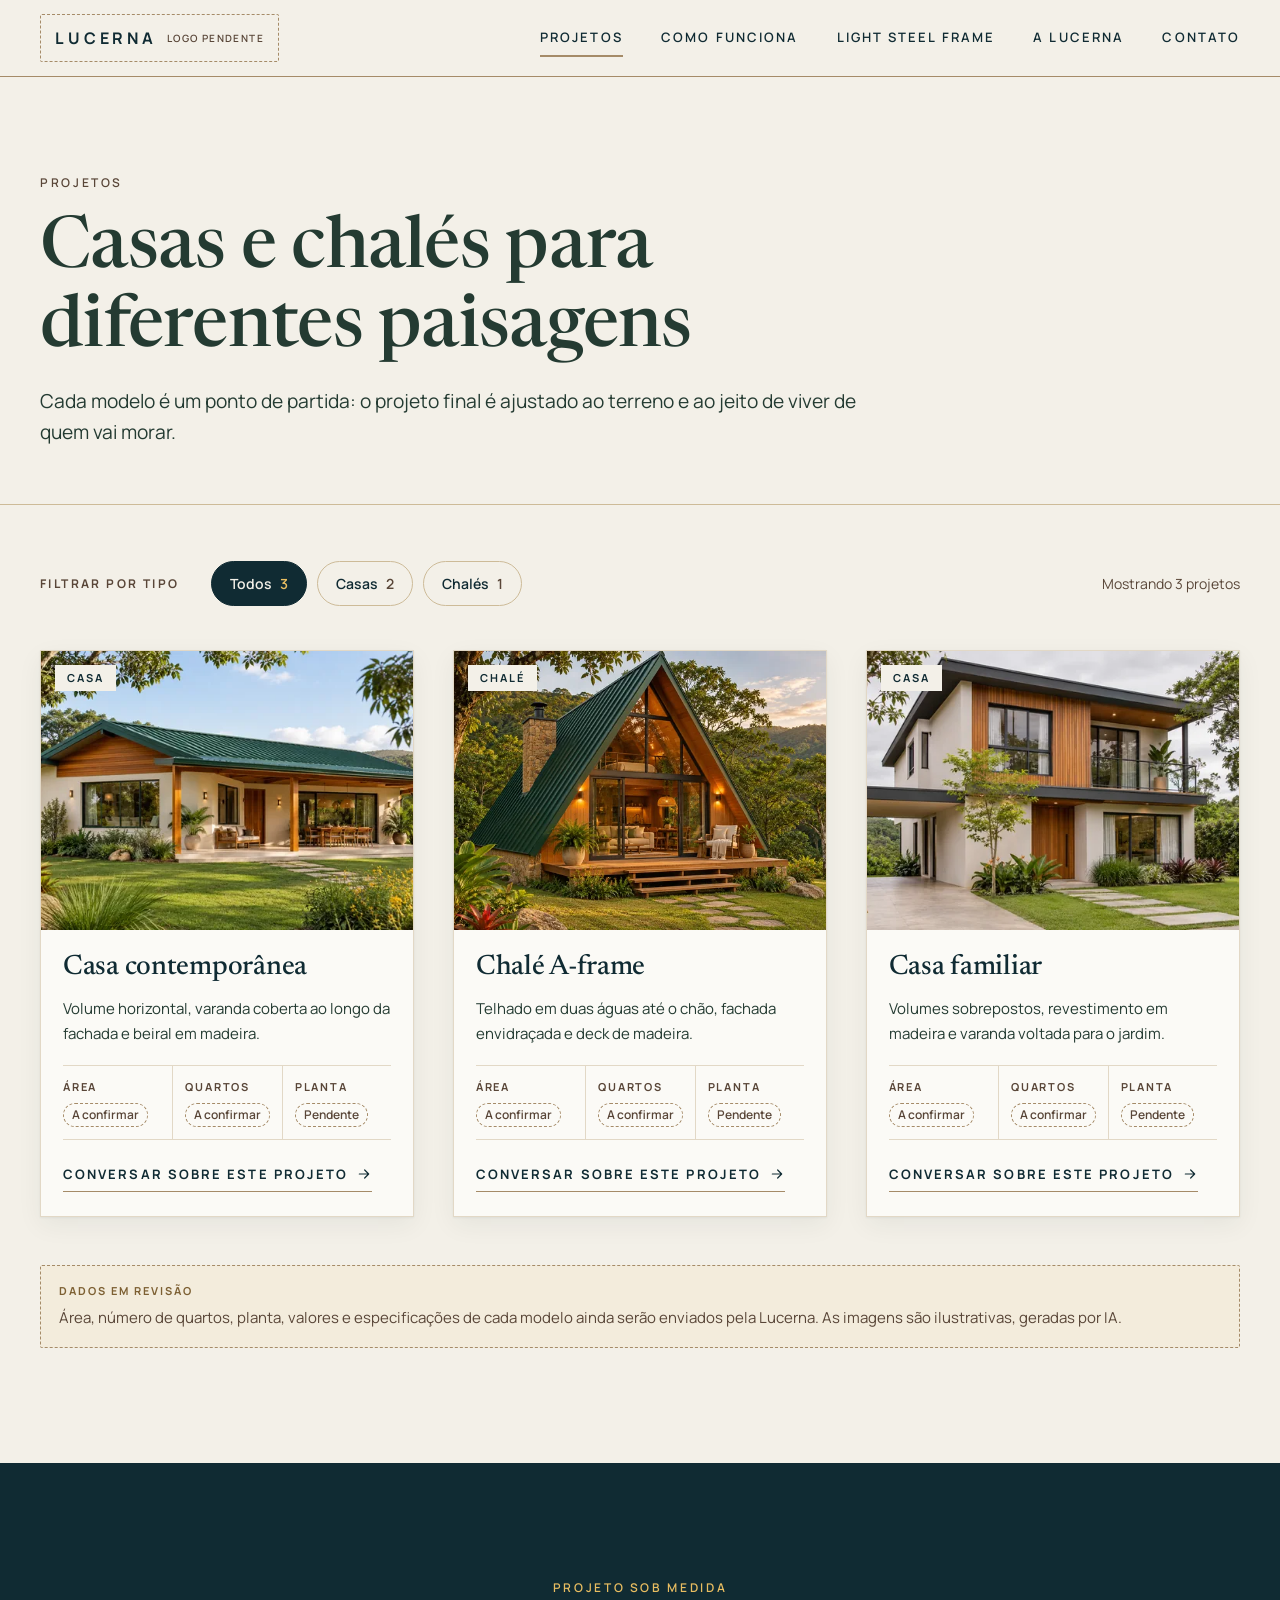
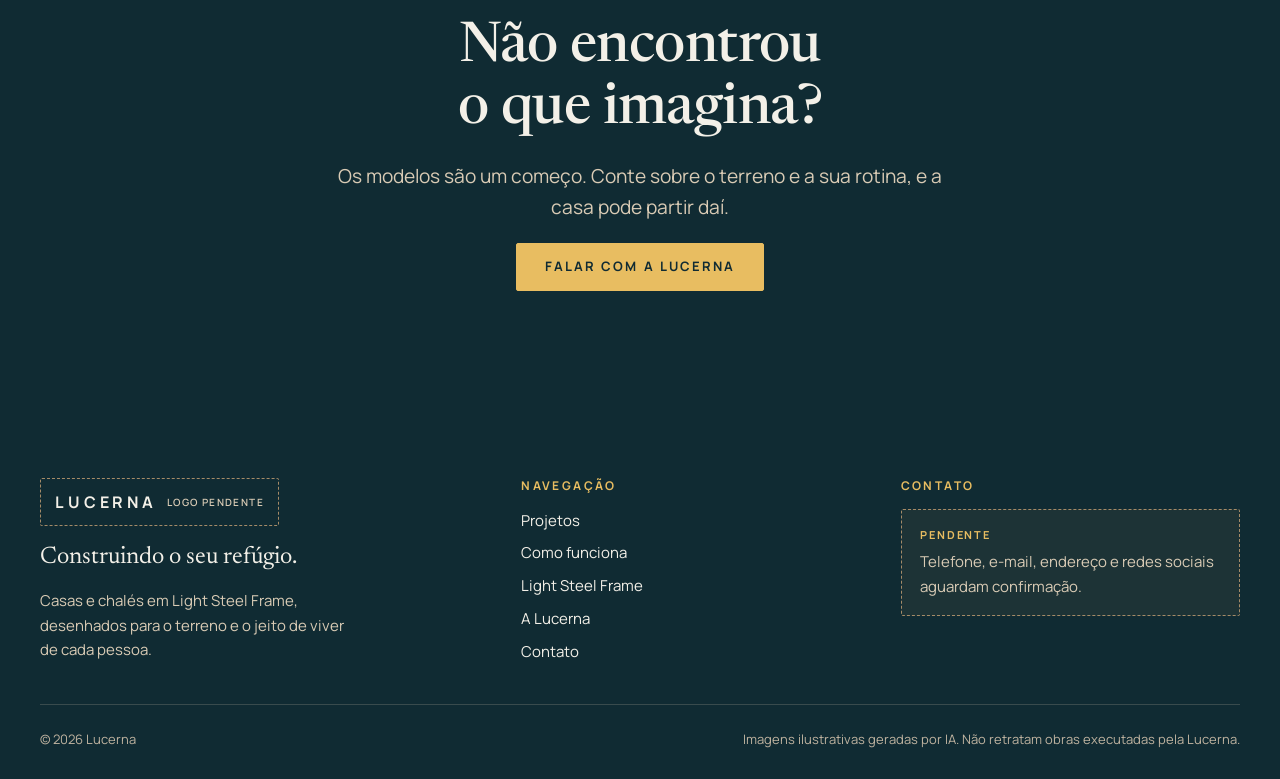
<file: lucerna-site/projetos.html>
<!doctype html>
<html lang="pt-BR">
<head>
  <meta charset="utf-8">
  <meta name="viewport" content="width=device-width, initial-scale=1">
  <title>Projetos | Lucerna</title>
  <meta name="description" content="Catálogo de casas e chalés em Light Steel Frame da Lucerna.">
  <meta name="theme-color" content="#F3F0E8">
  <link rel="icon" href="assets/img/favicon.svg" type="image/svg+xml">
  <link rel="preconnect" href="https://fonts.googleapis.com">
  <link rel="preconnect" href="https://fonts.gstatic.com" crossorigin>
  <link rel="stylesheet" href="https://fonts.googleapis.com/css2?family=Manrope:wght@400;500;600;700&family=Newsreader:opsz,wght@6..72,400;6..72,500&display=swap">
  <link rel="stylesheet" href="assets/css/styles.css?v=4">
  <script>document.documentElement.classList.add("js");</script>
  <script src="assets/js/config.js?v=4" defer></script>
  <script src="assets/js/main.js?v=4" defer></script>
</head>
<body>
  <a class="skip-link" href="#conteudo">Pular para o conteúdo</a>

  <header class="site-header">
    <div class="container">
      <a class="brand" href="index.html" aria-label="Lucerna, página inicial">
        <!-- Logo aprovada pelo cliente: aguardando o arquivo original limpo. Configure em assets/js/config.js -->
        <span class="logo-slot" data-logo-slot="claro">LUCERNA <small data-pendente>logo pendente</small></span>
      </a>
      <button class="nav-toggle" type="button" aria-expanded="false" aria-controls="site-nav">
        <svg class="icon-open" viewBox="0 0 24 24" fill="none" stroke="currentColor" stroke-width="1.8" stroke-linecap="round" aria-hidden="true"><path d="M4 7h16M4 12h16M4 17h16"/></svg>
        <svg class="icon-close" viewBox="0 0 24 24" fill="none" stroke="currentColor" stroke-width="1.8" stroke-linecap="round" aria-hidden="true"><path d="M6 6l12 12M18 6L6 18"/></svg>
        Menu
      </button>
      <nav id="site-nav" class="site-nav" aria-label="Principal">
        <ul>
          <li><a href="projetos.html" aria-current="page">Projetos</a></li>
          <li><a href="index.html#como-funciona">Como funciona</a></li>
          <li><a href="light-steel-frame.html">Light Steel Frame</a></li>
          <li><a href="a-lucerna.html">A Lucerna</a></li>
          <li><a href="contato.html">Contato</a></li>
        </ul>
      </nav>
    </div>
  </header>

  <main id="conteudo" tabindex="-1">
    <section class="page-intro" aria-labelledby="titulo">
      <div class="container">
        <span class="eyebrow">Projetos</span>
        <h1 id="titulo">Casas e chalés para diferentes paisagens</h1>
        <p class="lead">Cada modelo é um ponto de partida: o projeto final é ajustado ao terreno e ao jeito de viver de quem vai morar.</p>
      </div>
    </section>

    <section class="section" aria-labelledby="catalogo-titulo" style="padding-top: clamp(32px, 5vw, 56px)">
      <div class="container">
        <h2 id="catalogo-titulo" class="visually-hidden">Catálogo</h2>

        <fieldset class="filters" data-filtros>
          <legend>Filtrar por tipo</legend>
          <div class="chips">
            <label class="chip"><input type="radio" name="tipo" value="todos" checked><span>Todos <b>3</b></span></label>
            <label class="chip"><input type="radio" name="tipo" value="casa"><span>Casas <b>2</b></span></label>
            <label class="chip"><input type="radio" name="tipo" value="chale"><span>Chalés <b>1</b></span></label>
          </div>
          <p class="filter-status" data-filtro-status role="status" aria-live="polite"></p>
        </fieldset>

        <ul class="projects">
          <li class="project-card" data-tipo="casa">
            <figure class="project-media">
              <img src="assets/img/projeto-casa-contemporanea-1024.webp"
                   srcset="assets/img/projeto-casa-contemporanea-640.webp 640w, assets/img/projeto-casa-contemporanea-1024.webp 1024w, assets/img/projeto-casa-contemporanea-1600.webp 1600w"
                   sizes="(max-width: 720px) 100vw, (max-width: 1100px) 50vw, 400px" width="1672" height="941" decoding="async"
                   style="--foco: 56% 55%"
                   alt="Casa térrea branca com telhado verde, beiral em madeira e varanda coberta voltada para o gramado">
              <span class="project-type">Casa</span>
            </figure>
            <div class="project-body">
              <h3>Casa contemporânea</h3>
              <p>Volume horizontal, varanda coberta ao longo da fachada e beiral em madeira.</p>
              <dl class="spec-list" data-pendente>
                <div><dt>Área</dt><dd><span class="tag-pendente">A confirmar</span></dd></div>
                <div><dt>Quartos</dt><dd><span class="tag-pendente">A confirmar</span></dd></div>
                <div><dt>Planta</dt><dd><span class="tag-pendente">Pendente</span></dd></div>
              </dl>
              <a class="link-arrow card-link" href="contato.html?projeto=casa-contemporanea">Conversar sobre este projeto <svg viewBox="0 0 24 24" fill="none" stroke="currentColor" stroke-width="1.8" stroke-linecap="round" stroke-linejoin="round" aria-hidden="true"><path d="M5 12h14M13 6l6 6-6 6"/></svg></a>
            </div>
          </li>
          <li class="project-card" data-tipo="chale">
            <figure class="project-media">
              <img src="assets/img/projeto-chale-aframe-1024.webp"
                   srcset="assets/img/projeto-chale-aframe-640.webp 640w, assets/img/projeto-chale-aframe-1024.webp 1024w, assets/img/projeto-chale-aframe-1536.webp 1536w"
                   sizes="(max-width: 720px) 100vw, (max-width: 1100px) 50vw, 400px" width="1536" height="1024" decoding="async"
                   style="--foco: 42% 55%"
                   alt="Chalé A-frame com telhado verde, fachada de vidro iluminada e deck de madeira ao entardecer">
              <span class="project-type">Chalé</span>
            </figure>
            <div class="project-body">
              <h3>Chalé A-frame</h3>
              <p>Telhado em duas águas até o chão, fachada envidraçada e deck de madeira.</p>
              <dl class="spec-list" data-pendente>
                <div><dt>Área</dt><dd><span class="tag-pendente">A confirmar</span></dd></div>
                <div><dt>Quartos</dt><dd><span class="tag-pendente">A confirmar</span></dd></div>
                <div><dt>Planta</dt><dd><span class="tag-pendente">Pendente</span></dd></div>
              </dl>
              <a class="link-arrow card-link" href="contato.html?projeto=chale-aframe">Conversar sobre este projeto <svg viewBox="0 0 24 24" fill="none" stroke="currentColor" stroke-width="1.8" stroke-linecap="round" stroke-linejoin="round" aria-hidden="true"><path d="M5 12h14M13 6l6 6-6 6"/></svg></a>
            </div>
          </li>
          <li class="project-card" data-tipo="casa">
            <figure class="project-media">
              <img src="assets/img/projeto-casa-familiar-1024.webp"
                   srcset="assets/img/projeto-casa-familiar-640.webp 640w, assets/img/projeto-casa-familiar-1024.webp 1024w, assets/img/projeto-casa-familiar-1600.webp 1600w"
                   sizes="(max-width: 720px) 100vw, (max-width: 1100px) 50vw, 400px" width="1672" height="941" loading="lazy" decoding="async"
                   style="--foco: 54% 50%"
                   alt="Casa de dois pavimentos em branco e madeira, com varanda envidraçada no andar de cima e jardim na frente">
              <span class="project-type">Casa</span>
            </figure>
            <div class="project-body">
              <h3>Casa familiar</h3>
              <p>Volumes sobrepostos, revestimento em madeira e varanda voltada para o jardim.</p>
              <dl class="spec-list" data-pendente>
                <div><dt>Área</dt><dd><span class="tag-pendente">A confirmar</span></dd></div>
                <div><dt>Quartos</dt><dd><span class="tag-pendente">A confirmar</span></dd></div>
                <div><dt>Planta</dt><dd><span class="tag-pendente">Pendente</span></dd></div>
              </dl>
              <a class="link-arrow card-link" href="contato.html?projeto=casa-familiar">Conversar sobre este projeto <svg viewBox="0 0 24 24" fill="none" stroke="currentColor" stroke-width="1.8" stroke-linecap="round" stroke-linejoin="round" aria-hidden="true"><path d="M5 12h14M13 6l6 6-6 6"/></svg></a>
            </div>
          </li>
        </ul>

        <p class="pendente catalog-note" data-pendente><strong>Dados em revisão</strong>Área, número de quartos, planta, valores e especificações de cada modelo ainda serão enviados pela Lucerna. As imagens são ilustrativas, geradas por IA.</p>
      </div>
    </section>

    <section class="section section--escura cta-band on-dark" aria-labelledby="cta-titulo">
      <div class="container">
        <span class="eyebrow">Projeto sob medida</span>
        <h2 id="cta-titulo">Não encontrou o que imagina?</h2>
        <p class="lead">Os modelos são um começo. Conte sobre o terreno e a sua rotina, e a casa pode partir daí.</p>
        <a class="btn btn--gold" href="contato.html">Falar com a Lucerna</a>
      </div>
    </section>
  </main>

  <footer class="site-footer on-dark">
    <div class="container">
      <div class="footer-grid">
        <div class="footer-brand">
          <span class="logo-slot" data-logo-slot="escuro">LUCERNA <small data-pendente>logo pendente</small></span>
          <p class="footer-slogan">Construindo o seu refúgio.</p>
          <p>Casas e chalés em Light Steel Frame, desenhados para o terreno e o jeito de viver de cada pessoa.</p>
        </div>
        <nav aria-label="Rodapé">
          <h2>Navegação</h2>
          <ul>
            <li><a href="projetos.html">Projetos</a></li>
            <li><a href="index.html#como-funciona">Como funciona</a></li>
            <li><a href="light-steel-frame.html">Light Steel Frame</a></li>
            <li><a href="a-lucerna.html">A Lucerna</a></li>
            <li><a href="contato.html">Contato</a></li>
          </ul>
        </nav>
        <div>
          <h2>Contato</h2>
          <ul data-canais></ul>
          <p class="pendente" data-pendente data-sem-canais><strong>Pendente</strong>Telefone, e-mail, endereço e redes sociais aguardam confirmação.</p>
        </div>
      </div>
      <div class="footer-legal">
        <p>© <span data-ano>2026</span> Lucerna</p>
        <p>Imagens ilustrativas geradas por IA. Não retratam obras executadas pela Lucerna.</p>
      </div>
    </div>
  </footer>
</body>
</html>
</file>
<file: lucerna-site-v2/assets/css/styles.css>
/* Green House — casas e chalés em Light Steel Frame
   Layout: cabeçalho claro fixo; seções em faixas largas alternando off-white, areia e azul-petróleo;
   conteúdo em grade de 12 colunas com largura máxima de 1200px, que vira 1 coluna no celular. */
:root {
  --petroleo: #102B33;
  --floresta: #243B32;
  --champagne: #E8BD61;
  --areia: #D9CBB5;
  --madeira: #A58B68;
  --cedro: #594638;
  --offwhite: #F3F0E8;
  --branco: #FFFDF8;

  --bg: var(--offwhite);
  --texto: #1E2A27;
  --texto-suave: #4E5A55;
  --linha: #DDD4C4;
  --faixa: #EAE3D6;
  --erro: #A3321F;

  --ouro-escuro: #B98A2E;
  --f-logo: "Montserrat", "Manrope", "Segoe UI", system-ui, sans-serif;
  --f-titulo: "Source Serif 4", Georgia, "Times New Roman", serif;
  --f-texto: "Manrope", "Segoe UI", system-ui, -apple-system, sans-serif;

  --raio: 10px;
  --max: 1200px;
  --header-h: 84px;
  color-scheme: light;
}

*, *::before, *::after { box-sizing: border-box; }
html { scroll-behavior: smooth; -webkit-text-size-adjust: 100%; }
body {
  margin: 0;
  background: var(--bg);
  color: var(--texto);
  font-family: var(--f-texto);
  font-size: 1rem;
  line-height: 1.65;
  -webkit-font-smoothing: antialiased;
}
img { max-width: 100%; display: block; }
a { color: var(--floresta); }
h1, h2, h3 {
  font-family: var(--f-titulo);
  font-weight: 600;
  line-height: 1.12;
  letter-spacing: -0.01em;
  margin: 0;
  text-wrap: balance;
  color: var(--floresta);
}
h1 { font-size: clamp(2.4rem, 5.2vw, 4.1rem); }
h2 { font-size: clamp(1.9rem, 3.6vw, 2.9rem); }
h3 { font-size: 1.35rem; }
p { margin: 0; }
[hidden] { display: none !important; }
.visually-hidden {
  position: absolute !important; width: 1px; height: 1px; padding: 0; margin: -1px;
  overflow: hidden; clip: rect(0 0 0 0); white-space: nowrap; border: 0;
}

:focus-visible {
  outline: 3px solid var(--champagne);
  outline-offset: 3px;
  border-radius: 4px;
}

.skip-link {
  position: absolute; left: 16px; top: -60px; z-index: 100;
  background: var(--petroleo); color: var(--offwhite);
  padding: 10px 16px; border-radius: 6px; text-decoration: none;
}
.skip-link:focus { top: 12px; }

.container {
  width: 100%;
  max-width: var(--max);
  margin: 0 auto;
  padding-left: max(20px, env(safe-area-inset-left, 0px));
  padding-right: max(20px, env(safe-area-inset-right, 0px));
}

.eyebrow {
  font-family: var(--f-texto);
  font-size: 0.78rem;
  font-weight: 700;
  letter-spacing: 0.16em;
  text-transform: uppercase;
  color: var(--cedro);
}
.rule { width: 64px; height: 3px; background: var(--madeira); border: 0; margin: 0; }
.lead { font-size: 1.12rem; color: var(--texto-suave); max-width: 60ch; }

/* ---------- botões ---------- */
.btn {
  display: inline-flex; align-items: center; justify-content: center; gap: 10px;
  min-height: 50px; padding: 12px 24px;
  border-radius: 6px; border: 1.5px solid transparent;
  font: 600 1rem/1.2 var(--f-texto);
  text-decoration: none; cursor: pointer;
  transition: background-color .2s ease, color .2s ease, border-color .2s ease, transform .2s ease;
}
.btn:hover { transform: translateY(-1px); }
.btn svg { width: 18px; height: 18px; flex: none; }
.btn-primary { background: var(--floresta); color: var(--offwhite); border-color: var(--floresta); }
.btn-primary:hover { background: var(--petroleo); border-color: var(--petroleo); }
.btn-outline { background: transparent; color: var(--floresta); border-color: var(--floresta); }
.btn-outline:hover { background: var(--floresta); color: var(--offwhite); }
.btn-light { background: transparent; color: var(--offwhite); border-color: rgba(243,240,232,.85); }
.btn-light:hover { background: var(--offwhite); color: var(--petroleo); }
.btn-gold { background: var(--champagne); color: var(--petroleo); border-color: var(--champagne); }
.btn-gold:hover { background: #F0CC7E; border-color: #F0CC7E; }

/* ---------- cabeçalho ---------- */
.site-header {
  position: sticky; top: 0; z-index: 50;
  background: rgba(243, 240, 232, 0.96);
  backdrop-filter: saturate(140%) blur(8px);
  border-bottom: 1px solid var(--linha);
}
.site-header .container {
  display: flex; align-items: center; justify-content: space-between; gap: 24px;
  min-height: var(--header-h);
}
.brand { display: inline-flex; align-items: center; gap: 12px; text-decoration: none; color: var(--floresta); }
/* Logo: versão do conceito do cliente (sem serifa, grossa).
   Em fundo claro: símbolo em dourado profundo e nome em azul-petróleo; em fundo escuro: tudo em dourado-champagne. */
.brand { gap: 10px; color: var(--petroleo); }
.brand-mark { display: grid; place-items: center; flex: none; }
.brand-mark svg { width: 58px; height: auto; color: var(--ouro-escuro); }
.brand-text { display: grid; justify-items: center; line-height: 1; }
.brand-name { font-family: var(--f-logo); font-weight: 800; font-size: 1.62rem; letter-spacing: .03em; }
.brand-tag {
  display: flex; align-items: center; gap: 6px; margin-top: 5px;
  font-family: var(--f-logo); font-size: .56rem; font-weight: 700; letter-spacing: .2em; color: var(--ouro-escuro);
}
.brand-tag::before, .brand-tag::after { content: ""; width: 12px; height: 1.5px; background: currentColor; }

.nav-list { display: flex; align-items: center; gap: 6px; list-style: none; margin: 0; padding: 0; }
.nav-list a {
  display: block; padding: 10px 14px; text-decoration: none; color: var(--texto);
  font-weight: 500; position: relative;
}
.nav-list a::after {
  content: ""; position: absolute; left: 14px; right: 14px; bottom: 2px; height: 2px;
  background: var(--floresta); transform: scaleX(0); transition: transform .2s ease;
}
.nav-list a:hover::after, .nav-list a[aria-current="page"]::after { transform: scaleX(1); }
.nav-list a[aria-current="page"] { color: var(--floresta); font-weight: 700; }
.nav-toggle {
  display: none; align-items: center; gap: 8px;
  background: none; border: 1.5px solid var(--floresta); color: var(--floresta);
  border-radius: 6px; padding: 9px 14px; font: 600 .95rem var(--f-texto); cursor: pointer;
}
.nav-toggle svg { width: 20px; height: 20px; }

@media (max-width: 1120px) {
  :root { --header-h: 72px; }
  .header-cta { display: none; }
  .nav-toggle { display: inline-flex; }
  .site-nav {
    position: absolute; left: 0; right: 0; top: 100%;
    background: var(--offwhite); border-bottom: 1px solid var(--linha);
    box-shadow: 0 16px 30px rgba(16, 43, 51, .08);
    display: none;
  }
  .site-nav.is-open { display: block; }
  .nav-list { flex-direction: column; align-items: stretch; gap: 0; padding: 8px max(20px, env(safe-area-inset-left, 0px)) 18px; }
  .nav-list a { padding: 14px 4px; border-bottom: 1px solid var(--linha); font-size: 1.05rem; }
  .nav-list a::after { left: 4px; right: auto; width: 32px; bottom: 8px; }
  .brand-name { font-size: 1.38rem; }
  .brand-mark svg { width: 48px; }
  .brand-tag { font-size: .5rem; }
}

/* ---------- hero ---------- */
.hero { position: relative; isolation: isolate; color: var(--offwhite); overflow: hidden; }
.hero-media, .hero-media img { position: absolute; inset: 0; width: 100%; height: 100%; }
.hero-media img { object-fit: cover; object-position: 72% 50%; }
.hero::before {
  content: ""; position: absolute; inset: 0; z-index: 1;
  background: linear-gradient(90deg, rgba(12, 28, 24, .86) 0%, rgba(12, 28, 24, .62) 38%, rgba(12, 28, 24, .08) 70%, rgba(12, 28, 24, 0) 100%);
}
.hero .container {
  position: relative; z-index: 2;
  min-height: clamp(560px, 78vh, 720px);
  display: flex; flex-direction: column; justify-content: center; gap: 22px;
  padding-block: 72px;
}
.hero h1 { color: var(--offwhite); max-width: 13ch; }
.hero .rule { background: var(--champagne); }
.hero p { font-size: 1.15rem; max-width: 34ch; color: rgba(243, 240, 232, .94); }
.hero-actions { display: flex; flex-wrap: wrap; gap: 14px; margin-top: 6px; }
.hero .btn-primary { border-color: var(--floresta); }
@media (max-width: 760px) {
  .hero::before { background: linear-gradient(180deg, rgba(12, 28, 24, .35) 0%, rgba(12, 28, 24, .78) 55%, rgba(12, 28, 24, .9) 100%); }
  .hero-media img { object-position: 76% 40%; }
  .hero .container { justify-content: flex-end; min-height: 600px; padding-block: 48px 40px; }
  .hero-actions .btn { flex: 1 1 100%; }
}

/* ---------- faixa de benefícios ---------- */
.benefits { background: var(--faixa); border-bottom: 1px solid var(--linha); }
.benefits ul {
  list-style: none; margin: 0; padding: 0;
  display: grid; grid-template-columns: repeat(3, minmax(0, 1fr));
}
.benefits li {
  display: flex; align-items: center; justify-content: center; gap: 14px;
  padding: 26px 16px; font-weight: 600; color: var(--cedro); font-size: 1.02rem; text-align: left;
}
.benefits li + li { border-left: 1px solid var(--areia); }
.benefits svg { width: 34px; height: 34px; color: var(--madeira); flex: none; }
@media (max-width: 760px) {
  .benefits ul { grid-template-columns: 1fr; }
  .benefits li { justify-content: flex-start; padding: 18px 0; }
  .benefits li + li { border-left: 0; border-top: 1px solid var(--areia); }
}

/* ---------- seções ---------- */
.section { padding-block: clamp(64px, 9vw, 112px); }
.section--sand { background: var(--faixa); }
.section--dark { background: var(--petroleo); color: var(--offwhite); }
.section--dark h2, .section--dark h3 { color: var(--offwhite); }
.section--dark .eyebrow { color: var(--champagne); }
.section--dark .lead { color: rgba(243, 240, 232, .82); }
.section-head { display: grid; gap: 16px; margin-bottom: 44px; max-width: 760px; }
.section-head--row { max-width: none; grid-template-columns: 1fr auto; align-items: end; }
@media (max-width: 760px) { .section-head--row { grid-template-columns: 1fr; } }

.split { display: grid; grid-template-columns: repeat(12, minmax(0, 1fr)); gap: 40px; align-items: center; }
.split > .split-text { grid-column: 1 / span 5; display: grid; gap: 20px; }
.split > .split-media { grid-column: 7 / span 6; }
.split--reverse > .split-text { grid-column: 8 / span 5; grid-row: 1; }
.split--reverse > .split-media { grid-column: 1 / span 6; grid-row: 1; }
@media (max-width: 900px) {
  .split { grid-template-columns: 1fr; gap: 28px; }
  .split > .split-text, .split > .split-media,
  .split--reverse > .split-text, .split--reverse > .split-media { grid-column: 1; grid-row: auto; }
}

.figure { position: relative; margin: 0; border-radius: var(--raio); overflow: hidden; background: var(--areia); }
.figure img { width: 100%; height: 100%; object-fit: cover; aspect-ratio: 4 / 3; }
.figure--wide img { aspect-ratio: 16 / 10; }
.figure figcaption, .tag-ia {
  position: absolute; left: 12px; bottom: 12px;
  background: rgba(16, 43, 51, .82); color: var(--offwhite);
  font-size: .74rem; font-weight: 600; letter-spacing: .04em;
  padding: 5px 10px; border-radius: 4px;
}

.checklist { list-style: none; margin: 0; padding: 0; display: grid; gap: 14px; }
.checklist li { display: grid; grid-template-columns: 26px 1fr; gap: 12px; align-items: start; }
.checklist li::before {
  content: ""; width: 22px; height: 22px; margin-top: 2px; border-radius: 50%;
  background: var(--floresta) url("data:image/svg+xml,%3Csvg xmlns='http://www.w3.org/2000/svg' viewBox='0 0 24 24' fill='none' stroke='%23F3F0E8' stroke-width='3' stroke-linecap='round' stroke-linejoin='round'%3E%3Cpath d='M6 12.5l4 4 8-9'/%3E%3C/svg%3E") center / 14px no-repeat;
}

/* ---------- cartões de projeto ---------- */
.projects { display: grid; grid-template-columns: repeat(3, minmax(0, 1fr)); gap: 28px; }
@media (max-width: 980px) { .projects { grid-template-columns: repeat(2, minmax(0, 1fr)); } }
@media (max-width: 640px) { .projects { grid-template-columns: 1fr; } }
.project-card {
  background: var(--branco); border: 1px solid var(--linha); border-radius: 12px; overflow: hidden;
  display: flex; flex-direction: column;
  transition: box-shadow .2s ease, transform .2s ease;
}
.project-card:hover { box-shadow: 0 18px 40px rgba(16, 43, 51, .12); transform: translateY(-3px); }
.project-card .figure { border-radius: 0; }
.project-card .figure img { aspect-ratio: 3 / 2; transition: transform .5s ease; }
.project-card:hover .figure img { transform: scale(1.03); }
.project-body { padding: 22px 22px 24px; display: grid; gap: 14px; flex: 1; align-content: start; }
.project-meta { display: flex; flex-wrap: wrap; gap: 8px; }
.pill {
  display: inline-flex; align-items: center; gap: 6px;
  background: var(--faixa); color: var(--cedro);
  font-size: .78rem; font-weight: 700; letter-spacing: .04em;
  padding: 4px 10px; border-radius: 999px;
}
.specs { display: grid; grid-template-columns: auto 1fr; gap: 6px 16px; margin: 0; font-size: .93rem; }
.specs dt { color: var(--texto-suave); }
.specs dd { margin: 0; text-align: right; }
.pending {
  display: inline-block; font-size: .78rem; font-weight: 600; color: var(--cedro);
  border: 1px dashed var(--madeira); border-radius: 4px; padding: 1px 8px; background: transparent;
}
.project-body .btn { margin-top: auto; justify-self: start; }

/* ---------- filtros ---------- */
.filters {
  display: flex; flex-wrap: wrap; gap: 20px 36px; align-items: flex-end;
  padding: 20px 22px; margin-bottom: 32px;
  background: var(--branco); border: 1px solid var(--linha); border-radius: 12px;
}
.filter-group { border: 0; margin: 0; padding: 0; display: grid; gap: 10px; min-width: 0; }
.filter-group legend { font-weight: 700; font-size: .9rem; padding: 0; margin-bottom: 10px; color: var(--floresta); }
.chips { display: flex; flex-wrap: wrap; gap: 8px; }
.chip {
  border: 1.5px solid var(--areia); background: transparent; color: var(--texto);
  border-radius: 999px; padding: 8px 16px; font: 600 .9rem var(--f-texto); cursor: pointer;
  transition: background-color .2s ease, border-color .2s ease, color .2s ease;
}
.chip:hover { border-color: var(--madeira); }
.chip[aria-pressed="true"] { background: var(--floresta); border-color: var(--floresta); color: var(--offwhite); }
.results-count { margin-left: auto; color: var(--texto-suave); font-size: .93rem; }
@media (max-width: 640px) { .results-count { margin-left: 0; } }
.empty-state {
  grid-column: 1 / -1; text-align: center; padding: 48px 20px;
  border: 1px dashed var(--areia); border-radius: 12px; color: var(--texto-suave);
}

/* ---------- banners de página ---------- */
.page-hero { position: relative; isolation: isolate; color: var(--offwhite); overflow: hidden; }
.page-hero img { position: absolute; inset: 0; width: 100%; height: 100%; object-fit: cover; }
.page-hero::before {
  content: ""; position: absolute; inset: 0; z-index: 1;
  background: linear-gradient(90deg, rgba(12, 28, 24, .84) 0%, rgba(12, 28, 24, .5) 50%, rgba(12, 28, 24, .1) 100%);
}
.page-hero .container { position: relative; z-index: 2; padding-block: clamp(80px, 12vw, 140px); display: grid; gap: 18px; }
.page-hero h1 { color: var(--offwhite); max-width: 16ch; }
.page-hero p { max-width: 46ch; font-size: 1.12rem; color: rgba(243, 240, 232, .92); }
.page-hero .eyebrow { color: var(--champagne); }
.page-hero--plain { background: var(--faixa); color: var(--texto); }
.page-hero--plain::before { display: none; }
.page-hero--plain h1 { color: var(--floresta); }
.page-hero--plain p { color: var(--texto-suave); }
.page-hero--plain .eyebrow { color: var(--cedro); }
.page-hero--plain .container { padding-block: clamp(56px, 8vw, 96px); }
@media (max-width: 760px) {
  .page-hero::before { background: linear-gradient(180deg, rgba(12, 28, 24, .45), rgba(12, 28, 24, .85)); }
}

/* ---------- etapas ---------- */
.steps { list-style: none; margin: 0; padding: 0; display: grid; grid-template-columns: repeat(5, minmax(0, 1fr)); gap: 0; counter-reset: etapa; }
.steps li { counter-increment: etapa; padding: 0 20px 0 0; display: grid; gap: 10px; align-content: start; position: relative; }
.steps li::before {
  content: counter(etapa, decimal-leading-zero);
  font-family: var(--f-titulo); font-size: 1.1rem; font-weight: 600; color: var(--madeira);
  border-top: 2px solid var(--areia); padding-top: 14px;
}
.steps h3 { font-size: 1.15rem; }
.steps p { color: var(--texto-suave); font-size: .95rem; }
@media (max-width: 980px) { .steps { grid-template-columns: repeat(2, minmax(0, 1fr)); gap: 32px 0; } }
@media (max-width: 560px) { .steps { grid-template-columns: 1fr; } }

.layers { list-style: none; margin: 0; padding: 0; display: grid; gap: 12px; counter-reset: camada; }
.layers li {
  counter-increment: camada;
  display: grid; grid-template-columns: 36px 1fr; gap: 14px; align-items: start;
  padding: 16px 18px; background: rgba(243, 240, 232, .06); border: 1px solid rgba(243, 240, 232, .14); border-radius: 10px;
}
.layers li::before {
  content: counter(camada); width: 32px; height: 32px; border-radius: 50%;
  display: grid; place-items: center; background: var(--champagne); color: var(--petroleo); font-weight: 800; font-size: .9rem;
}
.layers strong { display: block; color: var(--offwhite); }
.layers span { color: rgba(243, 240, 232, .78); font-size: .95rem; }

/* ---------- FAQ ---------- */
.faq { display: grid; gap: 12px; max-width: 860px; }
.faq details { background: var(--branco); border: 1px solid var(--linha); border-radius: 10px; padding: 0 22px; }
.faq summary {
  cursor: pointer; list-style: none; padding: 18px 0; font-weight: 700; color: var(--floresta);
  display: flex; justify-content: space-between; gap: 16px; align-items: center;
}
.faq summary::-webkit-details-marker { display: none; }
.faq summary::after { content: "+"; font-size: 1.4rem; font-weight: 400; color: var(--madeira); }
.faq details[open] summary::after { content: "–"; }
.faq details p { padding-bottom: 20px; color: var(--texto-suave); }

/* ---------- blocos pendentes (Sobre) ---------- */
.pending-card {
  border: 1.5px dashed var(--madeira); border-radius: 12px; padding: 24px; display: grid; gap: 8px;
  background: rgba(255, 253, 248, .6);
}
.pending-card h3 { font-size: 1.2rem; }
.pending-card p { color: var(--texto-suave); }
.cards-3 { display: grid; grid-template-columns: repeat(3, minmax(0, 1fr)); gap: 24px; }
@media (max-width: 900px) { .cards-3 { grid-template-columns: 1fr; } }
.value { display: grid; gap: 10px; align-content: start; }
.value svg { width: 36px; height: 36px; color: var(--madeira); }
.value p { color: var(--texto-suave); }

/* ---------- faixa de chamada ---------- */
.cta { position: relative; isolation: isolate; overflow: hidden; color: var(--offwhite); }
.cta img { position: absolute; inset: 0; width: 100%; height: 100%; object-fit: cover; object-position: 75% 50%; }
.cta::before { content: ""; position: absolute; inset: 0; z-index: 1; background: linear-gradient(90deg, rgba(10, 24, 28, .9) 0%, rgba(10, 24, 28, .6) 45%, rgba(10, 24, 28, .1) 100%); }
.cta .container { position: relative; z-index: 2; padding-block: clamp(72px, 10vw, 120px); display: grid; gap: 18px; justify-items: start; }
.cta h2 { color: var(--offwhite); max-width: 16ch; }
.cta p { max-width: 44ch; color: rgba(243, 240, 232, .9); font-size: 1.08rem; }
@media (max-width: 760px) { .cta::before { background: linear-gradient(180deg, rgba(10, 24, 28, .5), rgba(10, 24, 28, .88)); } }

/* ---------- contato ---------- */
.contact-grid { display: grid; grid-template-columns: minmax(0, 7fr) minmax(0, 5fr); gap: 48px; align-items: start; }
@media (max-width: 900px) { .contact-grid { grid-template-columns: 1fr; } }
.form { background: var(--branco); border: 1px solid var(--linha); border-radius: 14px; padding: clamp(22px, 4vw, 36px); display: grid; gap: 20px; }
.field { display: grid; gap: 8px; min-width: 0; }
.field label { font-weight: 700; font-size: .95rem; color: var(--floresta); }
.field .hint { font-weight: 500; color: var(--texto-suave); font-size: .85rem; }
.field input, .field select, .field textarea {
  width: 100%; min-width: 0;
  font: 500 1rem var(--f-texto); color: var(--texto);
  background: var(--offwhite); border: 1.5px solid var(--areia); border-radius: 8px; padding: 13px 14px;
  transition: border-color .2s ease, background-color .2s ease;
}
.field textarea { min-height: 140px; resize: vertical; }
.field input:focus, .field select:focus, .field textarea:focus { outline: none; border-color: var(--floresta); background: var(--branco); box-shadow: 0 0 0 3px rgba(232, 189, 97, .45); }
.field [aria-invalid="true"] { border-color: var(--erro); }
.field .error { color: var(--erro); font-size: .86rem; font-weight: 600; min-height: 0; }
.row-2 { display: grid; grid-template-columns: minmax(0, 1fr) 120px; gap: 16px; }
@media (max-width: 480px) { .row-2 { grid-template-columns: 1fr; } }
.form-note { font-size: .85rem; color: var(--texto-suave); }
.form-status { border-radius: 10px; padding: 16px 18px; font-weight: 600; }
.form-status--ok { background: #E3EBDF; color: var(--floresta); }
.form-status--info { background: #F6EBD2; color: var(--cedro); }
.channels { display: grid; gap: 18px; }
.channel { display: grid; grid-template-columns: 44px 1fr; gap: 14px; align-items: start; }
.channel .icon { width: 44px; height: 44px; border-radius: 10px; background: var(--petroleo); color: var(--champagne); display: grid; place-items: center; }
.channel .icon svg { width: 22px; height: 22px; }
.channel strong { display: block; color: var(--floresta); }
.channel a, .channel span { color: var(--texto-suave); word-break: break-word; }

/* ---------- rodapé ---------- */
.site-footer { background: var(--petroleo); color: rgba(243, 240, 232, .82); padding-block: 64px 32px; font-size: .95rem; }
.footer-grid { display: grid; grid-template-columns: 1.4fr 1fr 1fr; gap: 40px; }
@media (max-width: 820px) { .footer-grid { grid-template-columns: 1fr; gap: 32px; } }
.site-footer .brand { color: var(--champagne); flex-direction: column; align-items: center; gap: 6px; justify-self: start; }
.footer-bottom { padding-right: 64px; }
.site-footer .brand-mark svg { width: 92px; color: var(--champagne); }
.site-footer .brand-name { font-size: 2rem; }
.site-footer .brand-tag { color: var(--champagne); font-size: .62rem; }
.site-footer .brand-text { justify-items: center; }
.site-footer h2 { font-family: var(--f-texto); font-size: .8rem; letter-spacing: .16em; text-transform: uppercase; color: var(--champagne); margin-bottom: 14px; font-weight: 700; }
.site-footer ul { list-style: none; margin: 0; padding: 0; display: grid; gap: 8px; }
.site-footer a { color: rgba(243, 240, 232, .88); text-decoration: none; }
.site-footer a:hover { color: var(--champagne); text-decoration: underline; }
.footer-bottom { margin-top: 48px; padding-top: 22px; border-top: 1px solid rgba(243, 240, 232, .16); display: flex; flex-wrap: wrap; gap: 8px 24px; justify-content: space-between; font-size: .84rem; color: rgba(243, 240, 232, .66); }

/* =====================================================================
   v2 — navegação, catálogo, produto, pacotes e animações
   ===================================================================== */

/* transição suave entre páginas (navegadores compatíveis) */
@view-transition { navigation: auto; }
::view-transition-old(root) { animation: vt-out .28s ease both; }
::view-transition-new(root) { animation: vt-in .45s cubic-bezier(.2, .7, .2, 1) both; }
@keyframes vt-out { to { opacity: 0; } }
@keyframes vt-in { from { opacity: 0; transform: translateY(10px); } }

/* entrada ao rolar */
main, .site-footer { overflow-x: clip; }
.js [data-reveal] {
  opacity: 0; transform: translateY(34px);
  transition: opacity .9s cubic-bezier(.2, .7, .2, 1) var(--d, 0s), transform .9s cubic-bezier(.2, .7, .2, 1) var(--d, 0s);
}
.js [data-reveal="left"] { transform: translateX(-40px); }
.js [data-reveal="right"] { transform: translateX(40px); }
.js [data-reveal="zoom"] { transform: scale(.94); }
.js [data-reveal].is-visible { opacity: 1; transform: none; }
.js .figure[data-reveal] img { transform: scale(1.12); transition: transform 1.6s cubic-bezier(.2, .7, .2, 1) var(--d, 0s); }
.js .figure[data-reveal].is-visible img { transform: none; }

/* cabeçalho */
.site-header .container { transition: min-height .3s ease; }
.site-header.is-scrolled { box-shadow: 0 10px 30px rgba(16, 43, 51, .08); }
.site-header.is-scrolled .container { min-height: 66px; }
.header-cta { min-height: 44px; padding: 10px 18px; font-size: .92rem; }
.site-nav { margin-left: auto; }
@media (min-width: 1121px) { .nav-list a { padding-inline: 12px; } }
.header-right { display: flex; align-items: center; gap: 18px; }
@media (max-width: 1120px) {
  .menu-open body { overflow: hidden; }
  .site-nav { max-height: calc(100vh - var(--header-h)); overflow-y: auto; }
  .site-nav.is-open .nav-list li { animation: menu-in .4s cubic-bezier(.2, .7, .2, 1) both; }
  .site-nav.is-open .nav-list li:nth-child(2) { animation-delay: .04s; }
  .site-nav.is-open .nav-list li:nth-child(3) { animation-delay: .08s; }
  .site-nav.is-open .nav-list li:nth-child(4) { animation-delay: .12s; }
  .site-nav.is-open .nav-list li:nth-child(5) { animation-delay: .16s; }
  .site-nav.is-open .nav-list li:nth-child(6) { animation-delay: .2s; }
  .nav-cta-mobile { display: block; padding: 18px 4px 4px; }
  .nav-cta-mobile .btn { width: 100%; }
}
.nav-cta-mobile { display: none; }
@keyframes menu-in { from { opacity: 0; transform: translateY(-8px); } }

/* trilha de navegação */
.crumbs { background: var(--faixa); border-bottom: 1px solid var(--linha); font-size: .88rem; }
.crumbs ol { list-style: none; margin: 0; padding: 12px 0; display: flex; flex-wrap: wrap; gap: 6px; color: var(--texto-suave); }
.crumbs li + li::before { content: "/"; margin-right: 6px; color: var(--madeira); }
.crumbs a { color: var(--texto-suave); text-decoration: none; }
.crumbs a:hover { color: var(--floresta); text-decoration: underline; }
.crumbs [aria-current] { color: var(--floresta); font-weight: 700; }

/* indicador de rolagem no hero */
.scroll-cue {
  position: absolute; z-index: 3; left: 50%; bottom: 22px; transform: translateX(-50%);
  width: 26px; height: 42px; border: 2px solid rgba(243, 240, 232, .7); border-radius: 14px;
  animation: hero-rise 1s cubic-bezier(.2, .7, .2, 1) calc(var(--hero-start) + 1.3s) both;
}
.scroll-cue::after {
  content: ""; position: absolute; left: 50%; top: 8px; width: 4px; height: 8px; margin-left: -2px;
  border-radius: 2px; background: var(--champagne); animation: cue 1.8s ease-in-out infinite;
}
@keyframes cue { 0% { opacity: 0; transform: translateY(0); } 30% { opacity: 1; } 80% { opacity: 0; transform: translateY(14px); } 100% { opacity: 0; } }
@media (max-width: 760px) { .scroll-cue { display: none; } }
.hero-media { will-change: transform; }

/* botões: seta desliza */
.btn svg { transition: transform .25s ease; }
.btn:hover svg { transform: translateX(4px); }

/* ---------- cartão de projeto v2 ---------- */
.project-card { position: relative; }
.project-link { position: absolute; inset: 0; z-index: 2; border-radius: 12px; }
.project-link:focus-visible { outline-offset: 4px; }
.card-tag {
  position: absolute; top: 12px; left: 12px;
  background: rgba(243, 240, 232, .94); color: var(--floresta);
  font-size: .76rem; font-weight: 800; letter-spacing: .06em; text-transform: uppercase;
  padding: 5px 10px; border-radius: 999px;
}
.project-frase { color: var(--texto-suave); font-size: .95rem; }
.facts { list-style: none; margin: 0; padding: 0; display: flex; flex-wrap: wrap; gap: 8px 18px; font-size: .92rem; color: var(--texto-suave); }
.facts li { display: inline-flex; align-items: center; gap: 7px; }
.facts svg { width: 20px; height: 20px; color: var(--madeira); flex: none; }
.facts b { color: var(--texto); font-weight: 800; }
.facts--lg { font-size: 1rem; gap: 10px 26px; margin-top: 6px; }
.facts--lg svg { width: 24px; height: 24px; }
.price-row { display: flex; align-items: flex-end; justify-content: space-between; gap: 12px; margin-top: auto; padding-top: 16px; border-top: 1px solid var(--linha); }
.price-row > div { display: grid; gap: 2px; }
.price-label { font-size: .76rem; font-weight: 700; letter-spacing: .08em; text-transform: uppercase; color: var(--cedro); }
.price-value { font-family: var(--f-titulo); font-size: 1.55rem; font-weight: 600; color: var(--floresta); line-height: 1.15; font-variant-numeric: tabular-nums; }
.price-value--lg { font-size: clamp(2rem, 3.6vw, 2.6rem); }
.price-sub { font-size: .84rem; color: var(--texto-suave); }
.card-arrow {
  flex: none; width: 44px; height: 44px; border-radius: 50%; display: grid; place-items: center;
  border: 1.5px solid var(--areia); color: var(--floresta);
  transition: background-color .3s ease, color .3s ease, border-color .3s ease, transform .3s ease;
}
.card-arrow svg { width: 18px; height: 18px; }
.project-card:hover .card-arrow { background: var(--floresta); border-color: var(--floresta); color: var(--offwhite); transform: rotate(-45deg); }
.project-card:hover h3 { color: var(--petroleo); }
.project-card.is-entering { transition-duration: .55s; }

/* ---------- catálogo ---------- */
.catalog { display: grid; grid-template-columns: 290px minmax(0, 1fr); gap: 36px; align-items: start; }
.catalog .projects { grid-template-columns: repeat(2, minmax(0, 1fr)); }
.filter-panel {
  position: sticky; top: calc(var(--header-h) + 20px);
  background: var(--branco); border: 1px solid var(--linha); border-radius: 14px; padding: 22px; display: grid; gap: 22px;
}
.filter-panel h2 { font-family: var(--f-texto); font-size: 1rem; font-weight: 800; color: var(--floresta); }
.filter-panel .filter-group legend { margin-bottom: 10px; }
.range { display: grid; gap: 8px; }
.range output { font-weight: 800; color: var(--floresta); font-variant-numeric: tabular-nums; }
.range input[type="range"] { width: 100%; accent-color: var(--floresta); }
.toolbar { display: flex; flex-wrap: wrap; align-items: center; justify-content: space-between; gap: 12px; margin-bottom: 22px; }
.toolbar label { display: inline-flex; align-items: center; gap: 10px; font-size: .92rem; color: var(--texto-suave); }
.toolbar select, .select {
  font: 600 .95rem var(--f-texto); color: var(--texto); background: var(--branco);
  border: 1.5px solid var(--areia); border-radius: 8px; padding: 9px 12px;
}
.filters-toggle { display: none; }
.demo-note { display: flex; gap: 10px; align-items: flex-start; font-size: .88rem; color: var(--cedro); background: #F6EBD2; border-radius: 10px; padding: 12px 16px; margin-bottom: 24px; }
@media (max-width: 1000px) {
  .catalog { grid-template-columns: 1fr; }
  .filter-panel { position: static; display: none; }
  .filter-panel.is-open { display: grid; animation: menu-in .35s ease both; }
  .filters-toggle { display: inline-flex; }
}
@media (max-width: 640px) { .catalog .projects { grid-template-columns: 1fr; } }

/* ---------- página do produto ---------- */
.product-top { padding-block: 36px 72px; }
.product-head { display: grid; grid-template-columns: minmax(0, 1fr) auto; gap: 28px; align-items: end; margin-bottom: 28px; }
.product-title { display: grid; gap: 10px; }
.product-price {
  display: grid; gap: 6px; justify-items: start; min-width: 280px;
  background: var(--branco); border: 1px solid var(--linha); border-radius: 14px; padding: 22px;
}
.product-price .btn { margin-top: 10px; width: 100%; }
.product-grid { display: grid; grid-template-columns: minmax(0, 1.55fr) minmax(0, 1fr); gap: 32px; align-items: start; }
.product-desc { max-width: 70ch; font-size: 1.05rem; color: var(--texto-suave); }
@media (max-width: 960px) {
  .product-head, .product-grid { grid-template-columns: 1fr; }
  .product-price { min-width: 0; }
}
.tabs { display: flex; flex-wrap: wrap; gap: 8px; margin-bottom: 14px; }
.tab {
  border: 1.5px solid var(--areia); background: var(--branco); color: var(--texto);
  border-radius: 999px; padding: 8px 16px; font: 700 .9rem var(--f-texto); cursor: pointer;
  transition: background-color .2s ease, color .2s ease, border-color .2s ease;
}
.tab:hover { border-color: var(--madeira); }
.tab[aria-selected="true"] { background: var(--floresta); border-color: var(--floresta); color: var(--offwhite); }
.gallery-stage { border-radius: 14px; overflow: hidden; }
.gallery-stage.is-swapping > * { animation: swap .55s cubic-bezier(.2, .7, .2, 1) both; }
@keyframes swap { from { opacity: 0; transform: scale(1.02); } }
.figure--stage img { aspect-ratio: 16 / 10; }
.plan-box { background: var(--branco); border: 1px solid var(--linha); border-radius: 14px; padding: 16px; overflow-x: auto; }
.plan-title { margin: 0 0 12px; color: var(--floresta); font-size: 1rem; }
.plan-svg { display: block; width: 100%; height: auto; min-width: 300px; max-height: 560px; }
.plan-svg--3d { max-height: 600px; }
.plan-svg .room rect { transition: fill .2s ease; }
.plan-svg .room:hover rect { fill: #F3EAD8; }
.spec-card { background: var(--branco); border: 1px solid var(--linha); border-radius: 14px; padding: 24px; display: grid; gap: 14px; }
.spec-card h2 { font-size: 1.5rem; }
.spec-card h3 { font-family: var(--f-texto); font-size: .95rem; font-weight: 800; color: var(--floresta); margin-top: 6px; }
.spec-card .specs { font-size: .95rem; }
.spec-card .specs dd { font-weight: 700; }
.rooms { list-style: none; margin: 0; padding: 0; display: grid; gap: 6px; font-size: .9rem; color: var(--texto-suave); }
.rooms li { display: flex; justify-content: space-between; gap: 12px; border-bottom: 1px dotted var(--areia); padding-bottom: 4px; }
.rooms .rooms-floor { border: 0; color: var(--floresta); font-weight: 800; padding-top: 6px; }
.product-desc { margin-top: 22px; }
.rooms-block { margin-top: 22px; display: grid; gap: 12px; }
.rooms-block h3 { font-family: var(--f-texto); font-size: .95rem; font-weight: 800; color: var(--floresta); }
.rooms--cols { display: block; columns: 2; column-gap: 32px; }
.rooms--cols li { break-inside: avoid; margin-bottom: 6px; }
@media (max-width: 560px) { .rooms--cols { columns: 1; } }
.page-hero--plain h1 { max-width: 22ch; }
.page-hero--plain p { max-width: 60ch; }

/* ---------- pacotes ---------- */
.packages { display: grid; grid-template-columns: repeat(3, minmax(0, 1fr)); gap: 22px; align-items: start; }
@media (max-width: 980px) { .packages { grid-template-columns: 1fr; } }
.package {
  position: relative; background: var(--branco); border: 1px solid var(--linha); border-radius: 16px; padding: 26px;
  display: grid; gap: 14px; align-content: start;
  transition: transform .3s ease, box-shadow .3s ease;
}
.package:hover { transform: translateY(-4px); box-shadow: 0 20px 44px rgba(16, 43, 51, .12); }
.package--featured { border: 2px solid var(--floresta); }
.package-badge {
  position: absolute; top: -13px; left: 24px; background: var(--champagne); color: var(--petroleo);
  font-size: .74rem; font-weight: 800; letter-spacing: .08em; text-transform: uppercase; padding: 5px 12px; border-radius: 999px;
}
.package h3 { font-size: 1.5rem; }
.package-for { color: var(--texto-suave); font-size: .95rem; }
.package-price { display: grid; gap: 2px; padding-block: 12px; border-block: 1px solid var(--linha); }
.package-list { list-style: none; margin: 0; padding: 0; display: grid; gap: 8px; font-size: .92rem; }
.package-list li { display: grid; grid-template-columns: 20px 1fr; gap: 10px; align-items: start; }
.package-list .mark { width: 18px; height: 18px; margin-top: 2px; border-radius: 50%; }
.package-list .yes .mark { background: var(--floresta) url("data:image/svg+xml,%3Csvg xmlns='http://www.w3.org/2000/svg' viewBox='0 0 24 24' fill='none' stroke='%23F3F0E8' stroke-width='3.2' stroke-linecap='round' stroke-linejoin='round'%3E%3Cpath d='M6 12.5l4 4 8-9'/%3E%3C/svg%3E") center / 12px no-repeat; }
.package-list .no { color: #8E918C; }
.package-list .no .mark { border: 1.5px solid var(--areia); }
.package .btn { margin-top: 6px; }
.package-more summary {
  cursor: pointer; list-style: none; font-weight: 700; font-size: .92rem; color: var(--floresta);
  display: inline-flex; align-items: center; gap: 8px; padding: 4px 0;
}
.package-more summary::-webkit-details-marker { display: none; }
.package-more summary::after { content: ""; width: 8px; height: 8px; border-right: 2px solid currentColor; border-bottom: 2px solid currentColor; transform: rotate(45deg) translateY(-2px); transition: transform .25s ease; }
.package-more[open] summary::after { transform: rotate(-135deg) translateY(-2px); }
.package-more[open] summary { margin-bottom: 10px; }
.package-more[open] .package-list { animation: menu-in .35s ease both; }
.package--mini p { color: var(--texto-suave); }
.package-step { font-size: .76rem; font-weight: 800; letter-spacing: .1em; text-transform: uppercase; color: var(--madeira); }
.meter { height: 8px; border-radius: 999px; background: var(--faixa); overflow: hidden; }
.meter span { display: block; height: 100%; width: var(--w); background: linear-gradient(90deg, var(--madeira), var(--floresta)); border-radius: inherit; transform-origin: left; }
.js [data-reveal] .meter span { transform: scaleX(0); transition: transform 1.2s cubic-bezier(.2, .7, .2, 1) calc(var(--d, 0s) + .35s); }
.js [data-reveal].is-visible .meter span { transform: none; }

.note { margin-top: 24px; background: var(--branco); border: 1px dashed var(--madeira); border-radius: 12px; padding: 16px 20px; font-size: .93rem; color: var(--texto-suave); }
.cta-inline { display: flex; flex-wrap: wrap; align-items: center; justify-content: space-between; gap: 24px; background: var(--branco); border: 1px solid var(--linha); border-radius: 18px; padding: clamp(24px, 4vw, 44px); }
.cta-inline > div { display: grid; gap: 12px; max-width: 640px; }

/* tabelas */
.tbl-wrap { overflow-x: auto; border: 1px solid var(--linha); border-radius: 14px; background: var(--branco); }
.tbl { border-collapse: collapse; width: 100%; font-size: .93rem; min-width: 640px; }
.tbl th, .tbl td { padding: 13px 16px; border-bottom: 1px solid var(--linha); text-align: left; vertical-align: top; }
.tbl thead th { background: var(--faixa); color: var(--floresta); font-weight: 800; position: sticky; top: 0; }
.tbl tbody tr { transition: background-color .2s ease; }
.tbl tbody tr:hover { background: #FAF6EE; }
.tbl tr:last-child td { border-bottom: 0; }
.tbl .c { text-align: center; white-space: nowrap; }
.tbl .grp { font-size: .76rem; font-weight: 800; letter-spacing: .06em; text-transform: uppercase; color: var(--madeira); white-space: nowrap; }
.tick { display: inline-block; width: 22px; height: 22px; border-radius: 50%; background: var(--floresta) url("data:image/svg+xml,%3Csvg xmlns='http://www.w3.org/2000/svg' viewBox='0 0 24 24' fill='none' stroke='%23F3F0E8' stroke-width='3.2' stroke-linecap='round' stroke-linejoin='round'%3E%3Cpath d='M6 12.5l4 4 8-9'/%3E%3C/svg%3E") center / 13px no-repeat; }
.dash { color: #A9A49A; }

/* linha do tempo das etapas */
.timeline { list-style: none; margin: 0; padding: 0; display: grid; grid-template-columns: repeat(5, minmax(0, 1fr)); gap: 0; position: relative; counter-reset: etapa; }
.timeline::before { content: ""; position: absolute; left: 22px; right: 22px; top: 22px; height: 2px; background: var(--areia); transform-origin: left; }
.js .timeline[data-reveal]::before { transform: scaleX(0); transition: transform 1.6s cubic-bezier(.2, .7, .2, 1) .2s; }
.js .timeline[data-reveal].is-visible::before { transform: none; }
.js .timeline[data-reveal] { opacity: 1; transform: none; }
.timeline li { counter-increment: etapa; position: relative; padding-right: 18px; display: grid; gap: 8px; align-content: start; }
.timeline li::before {
  content: counter(etapa); position: relative; z-index: 1; width: 46px; height: 46px; border-radius: 50%;
  display: grid; place-items: center; background: var(--offwhite); border: 2px solid var(--madeira);
  font-family: var(--f-titulo); font-weight: 600; font-size: 1.15rem; color: var(--floresta); margin-bottom: 8px;
}
.section--sand .timeline li::before { background: var(--faixa); }
.js .timeline[data-reveal] li { opacity: 0; transform: translateY(20px); transition: opacity .7s ease, transform .7s ease; }
.js .timeline[data-reveal].is-visible li { opacity: 1; transform: none; }
.js .timeline[data-reveal].is-visible li:nth-child(2) { transition-delay: .2s; }
.js .timeline[data-reveal].is-visible li:nth-child(3) { transition-delay: .4s; }
.js .timeline[data-reveal].is-visible li:nth-child(4) { transition-delay: .6s; }
.js .timeline[data-reveal].is-visible li:nth-child(5) { transition-delay: .8s; }
.timeline h3 { font-size: 1.15rem; }
.timeline p { color: var(--texto-suave); font-size: .94rem; }
.timeline .who { font-size: .8rem; font-weight: 800; letter-spacing: .04em; color: var(--madeira); text-transform: uppercase; }
@media (max-width: 900px) {
  .timeline { grid-template-columns: 1fr; gap: 26px; }
  .timeline::before { left: 22px; right: auto; top: 22px; bottom: 22px; width: 2px; height: auto; transform-origin: top; }
  .js .timeline[data-reveal]::before { transform: scaleY(0); }
  .timeline li { grid-template-columns: 46px 1fr; column-gap: 18px; padding-right: 0; }
  .timeline li::before { grid-row: 1 / span 3; margin: 0; }
}

/* orçamento */
.fieldset { border: 0; margin: 0; padding: 0; display: grid; gap: 10px; }
.fieldset legend { font-weight: 700; font-size: .95rem; color: var(--floresta); padding: 0; margin-bottom: 10px; }
.radios { display: flex; flex-wrap: wrap; gap: 10px; }
.radios label {
  display: inline-flex; align-items: center; gap: 8px; cursor: pointer;
  border: 1.5px solid var(--areia); border-radius: 999px; padding: 9px 16px; font-weight: 600; font-size: .93rem;
  transition: border-color .2s ease, background-color .2s ease;
}
.radios input { accent-color: var(--floresta); margin: 0; }
.radios label:has(input:checked) { border-color: var(--floresta); background: #E3EBDF; }
.radios label:has(input:focus-visible) { outline: 3px solid var(--champagne); outline-offset: 2px; }
.row-2b { display: grid; grid-template-columns: 1fr 1fr; gap: 16px; }
@media (max-width: 520px) { .row-2b { grid-template-columns: 1fr; } }
#terreno-medidas:not([hidden]) { animation: menu-in .35s ease both; }
.form-status .msg { margin: 12px 0 0; padding: 14px; background: rgba(255, 253, 248, .8); border-radius: 8px; font: 500 .85rem/1.55 ui-monospace, Consolas, monospace; white-space: pre-wrap; color: var(--texto); }
.steps-mini { list-style: none; margin: 0; padding: 0; display: grid; gap: 16px; counter-reset: s; }
.steps-mini li { counter-increment: s; display: grid; grid-template-columns: 34px 1fr; gap: 12px; color: var(--texto-suave); }
.steps-mini li::before { content: counter(s); width: 30px; height: 30px; border-radius: 50%; display: grid; place-items: center; background: var(--floresta); color: var(--offwhite); font-weight: 800; font-size: .85rem; }
.steps-mini strong { display: block; color: var(--floresta); }

/* voltar ao topo e barra do celular */
.to-top {
  position: fixed; z-index: 40; right: calc(20px + env(safe-area-inset-right, 0px)); bottom: calc(20px + env(safe-area-inset-bottom, 0px));
  width: 48px; height: 48px; border-radius: 50%; border: 0; cursor: pointer;
  background: var(--floresta); color: var(--champagne); display: grid; place-items: center;
  box-shadow: 0 0 0 2px rgba(232, 189, 97, .65), 0 10px 24px rgba(16, 43, 51, .25);
  opacity: 0; transform: translateY(16px); pointer-events: none; transition: opacity .3s ease, transform .3s ease;
}
.to-top.is-visible { opacity: 1; transform: none; pointer-events: auto; }
.to-top svg { width: 20px; height: 20px; }
.mobile-bar { display: none; }
@media (max-width: 760px) {
  .mobile-bar {
    display: flex; gap: 10px; position: fixed; z-index: 45; left: 0; right: 0; bottom: 0;
    padding: 10px max(16px, env(safe-area-inset-right, 0px)) calc(10px + env(safe-area-inset-bottom, 0px)) max(16px, env(safe-area-inset-left, 0px));
    background: rgba(243, 240, 232, .97); border-top: 1px solid var(--linha); box-shadow: 0 -8px 24px rgba(16, 43, 51, .08);
  }
  .mobile-bar .btn { flex: 1; min-height: 46px; padding: 10px 12px; font-size: .92rem; }
  body { padding-bottom: 72px; }
  .to-top { bottom: calc(86px + env(safe-area-inset-bottom, 0px)); }
}

/* ---------- abertura animada (só na home, primeira visita) ----------
   0–1,9 s  símbolo se desenha · 1,9–2,9 s  nome aparece · 2,9–4,0 s  cortina sobe
   Em seguida o hero entra (foto se ajusta, título, linha, texto e botões em sequência). */
.intro { display: none; }
.intro-on .intro {
  display: grid; place-items: center;
  position: fixed; inset: 0; z-index: 200;
  background: var(--petroleo); color: var(--champagne);
  animation: intro-curtain 1.1s cubic-bezier(.76, 0, .24, 1) 2.9s forwards;
  cursor: pointer;
}
.intro-lock body { overflow: hidden; }
.intro.is-leaving { animation: intro-fade .3s ease forwards !important; }
.intro-inner { display: grid; justify-items: center; gap: 4px; padding: 24px; text-align: center; }
.intro-mark { width: min(270px, 62vw); height: auto; overflow: visible; margin-bottom: 18px; }
.intro .draw { stroke-dasharray: 1; stroke-dashoffset: 1; animation: intro-draw .5s cubic-bezier(.65, 0, .35, 1) forwards; }
.intro .d-mountain { animation-duration: 1s; animation-delay: .15s; }
.intro .d-frame    { animation-duration: .65s; animation-delay: .85s; }
.intro .d-chimney  { animation-duration: .35s; animation-delay: 1.35s; }
.intro .d-window   { animation-duration: .35s; animation-delay: 1.45s; }
.intro .d-ground   { animation-duration: .5s; animation-delay: 1.3s; }
.intro .d-pines    { opacity: 0; transform-origin: 50% 100%; transform-box: fill-box; animation: intro-pop .45s cubic-bezier(.3, 1.4, .5, 1) 1.55s forwards; }
.intro .d-pines-2  { animation-delay: 1.7s; }
.intro-word {
  font-family: var(--f-logo); font-weight: 800; font-size: clamp(2.6rem, 8vw, 4.2rem);
  letter-spacing: .04em; line-height: 1; margin-right: -.04em;
  opacity: 0; animation: intro-rise .8s cubic-bezier(.2, .7, .2, 1) 1.9s forwards;
}
.intro-tag {
  display: flex; align-items: center; gap: 14px;
  font-family: var(--f-logo); font-weight: 700; font-size: clamp(.8rem, 2.4vw, 1.05rem);
  letter-spacing: .24em; margin-top: 12px; color: var(--champagne);
  opacity: 0; animation: intro-rise .8s cubic-bezier(.2, .7, .2, 1) 2.15s forwards;
}
.intro-tag::before, .intro-tag::after { content: ""; width: clamp(28px, 6vw, 56px); height: 2px; background: currentColor; }
@keyframes intro-draw { to { stroke-dashoffset: 0; } }
@keyframes intro-pop { from { opacity: 0; transform: scale(.6); } to { opacity: 1; transform: none; } }
@keyframes intro-rise { from { opacity: 0; transform: translateY(14px); } to { opacity: 1; transform: none; } }
@keyframes intro-curtain { to { transform: translateY(-100%); } }
@keyframes intro-fade { to { opacity: 0; visibility: hidden; } }

/* entrada do hero: roda em toda visita à home; com a abertura, começa quando a cortina sobe */
:root { --hero-start: .1s; }
.intro-on { --hero-start: 3.1s; }
.hero-media img { animation: hero-settle 2.6s cubic-bezier(.2, .6, .2, 1) calc(var(--hero-start) - .2s) both; }
.hero h1, .hero p, .hero-actions { animation: hero-rise 1s cubic-bezier(.2, .7, .2, 1) both; }
.hero h1 { animation-delay: calc(var(--hero-start) + .3s); }
.hero .rule { transform-origin: left center; animation: hero-line .9s cubic-bezier(.2, .7, .2, 1) calc(var(--hero-start) + .6s) both; }
.hero p { animation-delay: calc(var(--hero-start) + .75s); }
.hero-actions { animation-delay: calc(var(--hero-start) + .95s); }
@keyframes hero-settle { from { transform: scale(1.1); } to { transform: none; } }
@keyframes hero-rise { from { opacity: 0; transform: translateY(26px); } to { opacity: 1; transform: none; } }
@keyframes hero-line { from { transform: scaleX(0); } to { transform: none; } }

@media (prefers-reduced-motion: reduce) {
  *, *::before, *::after { transition: none !important; animation: none !important; scroll-behavior: auto !important; }
}
</file>
<file: lucerna-site-v2/assets/css/home-v2.css>
/* Green House v2 — primeira tela da página inicial.
   Complementa styles.css (v1) sem alterá-lo. Usa a mesma paleta, fontes e o tempo de entrada da v1.
   1. Hero "janela da casa": a foto aparece recortada no formato de uma casa, com contorno
      dourado que se desenha na abertura; ao rolar, a janela se abre até a tela cheia.
      Dentro dela, as fotos se revezam com zoom lento.
   2. Faixa "Por dentro da parede": substitui a faixa de ícones. */

/* =========================================================
   1. Janela da casa
   ========================================================= */
.hero.hero--moldura {
  position: relative; overflow: visible;
  height: 220vh;                       /* trilho de rolagem: a janela abre nos primeiros ~100vh */
  background: var(--bg); color: var(--texto);
}
.hero.hero--moldura::before { content: none; }
html:not(.js) .hero.hero--moldura { height: auto; }

.moldura-sticky {
  position: sticky; top: 0;
  height: 100vh; height: 100svh; min-height: 560px;
  overflow: hidden;
}

/* ---------- foto recortada ---------- */
.moldura-photo {
  position: absolute; inset: 0; z-index: 1;
  /* recorte de reserva (sem JS); o JS calcula o recorte exato e o anima ao rolar */
  clip-path: var(--clip, polygon(50% 40%, 74% 54%, 74% 95%, 26% 95%, 26% 54%));
  background: var(--areia);
  animation: moldura-photo-in 1.3s ease calc(var(--hero-start) + .9s) both;
}
@keyframes moldura-photo-in { from { opacity: 0; } to { opacity: 1; } }
.moldura-slides { position: absolute; inset: 0; }
/* o JS posiciona e dimensiona cada foto: com a janela fechada, a foto inteira fica afastada e
   centrada na casa; ao abrir, ela se aproxima até cobrir a tela (como uma câmera entrando) */
.moldura-slide {
  position: absolute; inset: 0;
  transform-origin: 50% 50%;
  opacity: 0; visibility: hidden;
  transition: opacity 1.4s ease, visibility 0s linear 1.4s;
}
.moldura-slide.is-active { opacity: 1; visibility: visible; transition: opacity 1.4s ease, visibility 0s; }
html:not(.js) .moldura-slide:not(:first-child) { display: none; }
.moldura-slide img { width: 100%; height: 100%; object-fit: cover; object-position: 50% 50%; }
/* com JS, a imagem inteira (sem corte) fica centrada na área; o recorte é só o da janela */
.js .moldura-slide img { position: absolute; max-width: none; object-fit: fill; }
/* zoom lento de cinema em cada foto */
.moldura-slide.is-active img { animation: moldura-kenburns 9s cubic-bezier(.2, .5, .3, 1) both; }
@keyframes moldura-kenburns { from { transform: scale(1.09); } to { transform: none; } }

/* escurece a base da foto quando ela está aberta, para os controles e a nota ficarem legíveis */
.moldura-shade {
  position: absolute; inset: 0; pointer-events: none;
  background: linear-gradient(180deg, rgba(12, 28, 24, 0) 55%, rgba(12, 28, 24, .55) 100%);
  opacity: var(--shade, 0);
}

/* ---------- traço de arquiteto: contorno da casa e linha do chão ---------- */
.moldura-lines {
  position: absolute; inset: 0; z-index: 2; width: 100%; height: 100%;
  pointer-events: none; overflow: visible;
  opacity: var(--lines, 1);
}
.moldura-outline, .moldura-ground { fill: none; stroke-dasharray: 1; stroke-dashoffset: 0; }
.moldura-outline {
  stroke: var(--ouro-escuro); stroke-width: 1.5; stroke-linejoin: round;
  animation: moldura-draw 1.7s cubic-bezier(.65, .05, .25, 1) calc(var(--hero-start) + .05s) both;
}
.moldura-ground {
  stroke: var(--madeira); stroke-width: 1;
  animation: moldura-draw 1.4s cubic-bezier(.65, .05, .25, 1) calc(var(--hero-start) + .45s) both;
}
@keyframes moldura-draw { from { stroke-dashoffset: 1; } to { stroke-dashoffset: 0; } }

/* ---------- título ---------- */
.moldura-head {
  position: absolute; z-index: 3; left: 0; right: 0;
  top: clamp(20px, 5vh, 56px);
  display: grid; justify-items: center; gap: clamp(10px, 1.8vh, 18px);
  padding-inline: 24px; text-align: center;
  opacity: var(--head-o, 1);
  transform: translateY(var(--head-y, 0px));
}
.hero.hero--moldura .moldura-eyebrow {
  display: inline-flex; align-items: center; gap: 12px;
  font-size: .75rem; font-weight: 700; letter-spacing: .24em; text-transform: uppercase;
  color: var(--cedro); max-width: none;
  animation: hero-rise .9s cubic-bezier(.2, .7, .2, 1) calc(var(--hero-start) + .1s) both;
}
.moldura-eyebrow span { color: var(--ouro-escuro); }
.moldura-eyebrow span::after { content: ""; display: inline-block; width: 28px; height: 1px; margin-left: 12px; vertical-align: middle; background: var(--madeira); }

.hero.hero--moldura h1 {
  max-width: none; color: var(--floresta);
  font-size: clamp(2.3rem, min(5.4vw, 8.4vh), 5rem);
  line-height: 1.02; letter-spacing: -.015em;
  animation: none;
}
.moldura-line { display: block; overflow: hidden; padding-bottom: .08em; margin-bottom: -.08em; }
.moldura-line > span {
  display: inline-block;
  animation: moldura-line-up 1.1s cubic-bezier(.2, .8, .2, 1) calc(var(--hero-start) + .25s) both;
}
.moldura-line + .moldura-line > span { animation-delay: calc(var(--hero-start) + .4s); }
@keyframes moldura-line-up { from { transform: translateY(108%); } to { transform: none; } }

.hero.hero--moldura .moldura-lead {
  max-width: 46ch; font-size: clamp(.98rem, 1.2vw, 1.12rem); line-height: 1.55;
  color: var(--texto-suave);
  animation: hero-rise 1s cubic-bezier(.2, .7, .2, 1) calc(var(--hero-start) + .65s) both;
}

/* ---------- controles e nota (cantos inferiores) ---------- */
.moldura-ui {
  position: absolute; z-index: 3;
  left: max(24px, calc((100vw - var(--max)) / 2 + 24px)); bottom: calc(var(--ui-off, 0px) + 26px);
  display: flex; align-items: center; gap: 18px;
  color: var(--petroleo);
  transition: color .4s ease;
  animation: hero-rise 1s cubic-bezier(.2, .7, .2, 1) calc(var(--hero-start) + 1.2s) both;
}
html:not(.js) .moldura-ui { display: none; }
.moldura-count { display: flex; align-items: baseline; gap: 6px; font-variant-numeric: tabular-nums; }
.moldura-count span { font-family: var(--f-titulo); font-size: 1.9rem; line-height: 1; font-weight: 500; }
.moldura-count small { font-size: .8rem; font-weight: 700; letter-spacing: .1em; opacity: .7; }
.moldura-dots { display: flex; }
.moldura-dot {
  position: relative; width: 34px; height: 44px; padding: 0;
  border: 0; background: transparent; color: inherit; cursor: pointer;
}
.moldura-dot span {
  position: absolute; left: 4px; right: 4px; top: 50%; height: 2px; margin-top: -1px;
  background: currentColor; opacity: .3; overflow: hidden;
  transition: opacity .3s ease;
}
.moldura-dot:hover span { opacity: .6; }
.moldura-dot[aria-current="true"] span { opacity: 1; background: var(--champagne); }
/* na troca automática, a linha ativa se enche até a próxima foto */
.moldura-dot span::after {
  content: ""; position: absolute; inset: 0; background: var(--ouro-escuro);
  transform: scaleX(0); transform-origin: left center;
}
.is-playing .moldura-dot[aria-current="true"] span { background: rgba(232, 189, 97, .35); }
.is-playing .moldura-dot[aria-current="true"] span::after { animation: moldura-progress var(--intervalo, 6s) linear forwards; }
.is-playing.is-held .moldura-dot[aria-current="true"] span::after { animation-play-state: paused; }
@keyframes moldura-progress { to { transform: scaleX(1); } }
.moldura-dot:focus-visible { outline-offset: -2px; }

.hero.hero--moldura .moldura-note {
  position: absolute; z-index: 3;
  right: max(24px, calc((100vw - var(--max)) / 2 + 24px)); bottom: calc(var(--ui-off, 0px) + 38px);
  max-width: 30ch; font-size: .72rem; line-height: 1.45; text-align: right;
  color: var(--texto-suave);
  transition: color .4s ease;
  animation: hero-rise 1s cubic-bezier(.2, .7, .2, 1) calc(var(--hero-start) + 1.3s) both;
}
.moldura-cue { display: none; }

/* janela aberta: controles e nota passam a ficar sobre a foto */
.hero--moldura.is-open .moldura-ui { color: var(--offwhite); }
.hero--moldura.is-open .moldura-dot[aria-current="true"] span::after { background: var(--champagne); }
.hero.hero--moldura.is-open .moldura-note { color: rgba(243, 240, 232, .85); }

/* ---------- celular ---------- */
@media (max-width: 760px) {
  .hero.hero--moldura { height: 190vh; }
  .moldura-sticky { min-height: 520px; }
  .moldura-head { padding-inline: 20px; gap: 10px; }
  .hero.hero--moldura h1 { font-size: clamp(2rem, min(10vw, 6.4vh), 3rem); }
  .hero.hero--moldura .moldura-lead { font-size: .95rem; }
  /* acima da barra fixa "Ver projetos / Orçamento" da v1 */
  .moldura-ui { left: 20px; bottom: calc(var(--ui-off, 0px) + 72px + 50px + env(safe-area-inset-bottom, 0px)); gap: 12px; }
  .moldura-count span { font-size: 1.5rem; }
  .moldura-dot { width: 28px; }
  .hero.hero--moldura .moldura-note {
    left: 20px; right: 20px; bottom: calc(var(--ui-off, 0px) + 72px + 12px + env(safe-area-inset-bottom, 0px));
    max-width: none; text-align: left;
  }
}

/* menos movimento: sem trilho de rolagem, a janela fica fechada e parada */
@media (prefers-reduced-motion: reduce) {
  .hero.hero--moldura { height: auto; }
}

/* =========================================================
   2. Faixa "Por dentro da parede"
   ========================================================= */
.wall-band { background: var(--faixa); border-bottom: 1px solid var(--linha); }
.wall-band-grid {
  display: grid;
  grid-template-columns: minmax(0, .8fr) minmax(0, 1fr) minmax(0, 1fr);
  align-items: center; gap: 32px 48px;
  padding-block: 56px;
}
.wall-band-text { display: grid; gap: 14px; justify-items: start; }
.wall-band-text h2 { font-size: clamp(1.7rem, 2.6vw, 2.2rem); }
.wall-figure { margin: 0; }
.wall-svg { display: block; width: 100%; height: auto; max-width: 460px; margin-inline: auto; }

.wall-legend {
  list-style: none; margin: 0; padding: 0;
  display: grid; gap: 12px;
  counter-reset: camada;
}
.wall-legend li {
  display: grid; grid-template-columns: 26px 1fr; column-gap: 12px;
  counter-increment: camada;
  font-size: .9rem; line-height: 1.45;
}
.wall-legend li::before {
  content: counter(camada);
  grid-row: span 2;
  display: grid; place-items: center;
  width: 24px; height: 24px; border-radius: 50%;
  background: var(--petroleo); color: var(--champagne);
  font-size: .72rem; font-weight: 700;
}
.wall-legend strong { color: var(--floresta); }
.wall-legend span { color: var(--texto-suave); }

@media (max-width: 1100px) {
  .wall-band-grid { grid-template-columns: 1fr 1fr; }
  .wall-band-text { grid-column: 1 / -1; }
}
@media (max-width: 700px) {
  .wall-band-grid { grid-template-columns: 1fr; padding-block: 44px; }
}
</file>
<file: lucerna-site-v2/assets/css/manifesto.css>
/* Compact, direct value proposition on the home page. */
.proposta { padding-block: clamp(52px, 6vw, 80px); }
.proposta-inner {
  display: grid; justify-items: start; gap: 16px;
  max-width: 900px;
}
.proposta h2 {
  max-width: 20ch; margin: 0;
  font-size: clamp(1.9rem, 3.8vw, 3rem); line-height: 1.1;
  text-wrap: balance;
}
.proposta .lead { max-width: 58ch; margin: 0; }
.proposta .btn { margin-top: 4px; }
</file>
<file: lucerna-site-v2/assets/css/paginas-v2.css>
/* Green House v2 — camada visual das páginas internas. Complementa styles.css (v1). */

/* Full-bleed photo heroes on interior pages. The home page keeps its own intro. */
.page-hero.page-hero--janela {
  min-height: clamp(460px, 58svh, 560px);
  background: #0b1f25;
  color: var(--offwhite);
}
.page-hero--janela::before {
  background:
    linear-gradient(90deg, rgba(11, 31, 37, .82) 0%, rgba(11, 31, 37, .62) 42%, rgba(11, 31, 37, .12) 100%),
    linear-gradient(0deg, rgba(11, 31, 37, .38), transparent 42%);
}
.page-hero--janela .container.janela-grid {
  position: static; z-index: auto;
  display: flex; align-items: center;
  min-height: clamp(460px, 58svh, 560px);
  padding-block: clamp(48px, 7vh, 80px);
}
.page-hero--janela .janela-texto {
  position: relative; z-index: 2;
  display: grid; gap: 18px; align-content: center;
  max-width: 650px;
}
.page-hero--janela h1 { color: var(--offwhite); max-width: 15ch; font-size: clamp(2.3rem, 4.6vw, 3.9rem); line-height: 1.05; }
.page-hero--janela p { color: rgba(243, 240, 232, .92); max-width: 46ch; font-size: 1.1rem; }
.page-hero--janela .eyebrow { color: var(--champagne); display: inline-flex; align-items: center; gap: 12px; }
.page-hero--janela .eyebrow::after { content: ""; width: 36px; height: 1px; background: var(--champagne); }

.janela-foto { position: absolute; z-index: 0; inset: 0; margin: 0; width: 100%; height: 100%; }
.janela-recorte {
  position: absolute; inset: 0;
  overflow: hidden;
  background: var(--areia);
}
.janela-recorte img {
  width: 100%; height: 100%; object-fit: cover;
  animation: janela-zoom 14s cubic-bezier(.2, .5, .3, 1) both;
}
@keyframes janela-zoom { from { transform: scale(1.14); } to { transform: none; } }
.janela-traco { display: none; }
.janela-foto figcaption {
  position: absolute; right: clamp(24px, 5vw, 72px); bottom: 18px;
  z-index: 2; font-size: .72rem; color: rgba(243, 240, 232, .82);
}

@media (max-width: 860px) {
  .page-hero--janela.page-hero { min-height: clamp(480px, 70svh, 600px); }
  .page-hero--janela .container.janela-grid { min-height: clamp(480px, 70svh, 600px); }
  .page-hero--janela .container.janela-grid { padding-block: 48px; }
  .page-hero--janela h1 { max-width: 18ch; }
  .page-hero--janela::before {
    background: linear-gradient(0deg, rgba(11, 31, 37, .82) 0%, rgba(11, 31, 37, .5) 58%, rgba(11, 31, 37, .22) 100%);
  }
}

/* =========================================================
   Detalhes comuns
   ========================================================= */
/* fio dourado antes dos "eyebrows" dos títulos de seção */
.section-head > .eyebrow, .section-head > div > .eyebrow, .split-text > .eyebrow {
  display: inline-flex; align-items: center; gap: 12px;
}
.section-head > .eyebrow::before, .section-head > div > .eyebrow::before, .split-text > .eyebrow::before {
  content: ""; width: 26px; height: 2px; background: var(--champagne); border-radius: 2px;
}
.section--dark .split-text > .eyebrow::before { background: var(--champagne); }

/* fotos das seções: leve zoom ao passar o mouse e moldura com sombra */
.split-media { box-shadow: 0 24px 60px rgba(16, 43, 51, .14); }
.split-media img { transition: transform 1s cubic-bezier(.2, .7, .2, 1); }
.split-media:hover img { transform: scale(1.04); }

/* =========================================================
   Catálogo e cartões de projeto
   ========================================================= */
.project-card {
  transition: transform .45s cubic-bezier(.2, .7, .2, 1), box-shadow .45s ease;
}
.project-card::after {           /* fio dourado que corre no topo ao passar o mouse */
  content: ""; position: absolute; left: 0; right: 0; top: 0; height: 3px; z-index: 3;
  background: linear-gradient(90deg, var(--champagne), var(--ouro-escuro));
  transform: scaleX(0); transform-origin: left; transition: transform .5s cubic-bezier(.2, .7, .2, 1);
}
.project-card:hover, .project-card:focus-within { transform: translateY(-6px); box-shadow: 0 26px 50px rgba(16, 43, 51, .16); }
.project-card:hover::after, .project-card:focus-within::after { transform: scaleX(1); }
.project-card .price-value { color: var(--floresta); }
.project-card .card-tag { backdrop-filter: blur(6px); -webkit-backdrop-filter: blur(6px); }
@media (prefers-reduced-motion: reduce) {
  .project-card:hover, .project-card:focus-within { transform: none; }
}

/* filtros: painel com moldura mais leve */
.filter-panel { box-shadow: 0 12px 34px rgba(16, 43, 51, .08); border-top: 3px solid var(--champagne); }

/* =========================================================
   Página do projeto
   ========================================================= */
.product-price {
  background: var(--petroleo) !important; color: var(--offwhite);
  border: 0 !important; box-shadow: 0 22px 50px rgba(16, 43, 51, .22);
  position: relative; overflow: hidden;
}
.product-price::before {
  content: ""; position: absolute; right: -60px; top: -60px; width: 220px; height: 220px; border-radius: 50%;
  background: radial-gradient(circle, rgba(232, 189, 97, .35), rgba(232, 189, 97, 0) 70%);
  pointer-events: none;
}
.product-price .price-label, .product-price .price-sub { color: var(--areia) !important; position: relative; }
.product-price .price-value { color: var(--champagne) !important; position: relative; }
.product-price .btn { position: relative; }
.spec-card { border-top: 3px solid var(--champagne); }

/* =========================================================
   Pacotes
   ========================================================= */
.package { transition: transform .45s cubic-bezier(.2, .7, .2, 1), box-shadow .45s ease; }
.package:hover { transform: translateY(-6px); box-shadow: 0 26px 50px rgba(16, 43, 51, .14); }
.package--featured {
  background: linear-gradient(160deg, var(--petroleo), #0b1f25) !important; color: var(--offwhite);
  box-shadow: 0 0 0 1px rgba(232, 189, 97, .5), 0 30px 60px rgba(16, 43, 51, .3) !important;
}
.package--featured h3, .package--featured .price-value { color: var(--champagne) !important; }
.package--featured p, .package--featured .package-for, .package--featured .price-sub,
.package--featured .price-label, .package--featured li, .package--featured summary { color: var(--areia) !important; }
@media (prefers-reduced-motion: reduce) { .package:hover { transform: none; } }

/* =========================================================
   Contato: formulário em cartão
   ========================================================= */
#contact-form {
  background: var(--branco); padding: clamp(24px, 3.4vw, 44px);
  border-radius: var(--raio); border-top: 3px solid var(--champagne);
  box-shadow: 0 24px 60px rgba(16, 43, 51, .12);
}
</file>
<file: lucerna-site/assets/css/styles.css>
/* ==========================================================================
   Lucerna — estilos
   Direção editorial: fotografia panorâmica, títulos em serifa, muito respiro.
   ========================================================================== */

:root {
  /* Paleta da marca */
  --petroleo: #102B33;
  --floresta: #243B32;
  --champagne: #E8BD61;
  --areia: #D9CBB5;
  --madeira: #A58B68;
  --cedro: #594638;
  --offwhite: #F3F0E8;

  /* Derivados para texto com contraste (madeira escurecida) */
  --ouro-texto: #7D6033;      /* 5,1:1 sobre off-white */
  --linha: #CDBB98;           /* filetes e divisórias */
  --linha-suave: #E2D8C6;
  --branco: #FBFAF6;

  --fonte-titulo: "Newsreader", "Iowan Old Style", Georgia, serif;
  --fonte-texto: "Manrope", "Segoe UI", system-ui, sans-serif;

  --container: 1240px;
  --gutter: clamp(16px, 4vw, 40px);
  --header-h: 76px;
  --raio: 2px;
  --sombra: 0 1px 2px rgb(16 43 51 / .06), 0 8px 24px rgb(16 43 51 / .06);
}

*,
*::before,
*::after { box-sizing: border-box; }

html { -webkit-text-size-adjust: 100%; scroll-padding-top: calc(var(--header-h) + 16px); }
@media (prefers-reduced-motion: no-preference) { html { scroll-behavior: smooth; } }

body {
  margin: 0;
  background: var(--offwhite);
  color: var(--petroleo);
  font-family: var(--fonte-texto);
  font-size: 1rem;
  line-height: 1.65;
  text-rendering: optimizeLegibility;
  -webkit-font-smoothing: antialiased;
}

img { display: block; max-width: 100%; height: auto; }
a { color: inherit; }
h1, h2, h3, h4 {
  margin: 0;
  font-family: var(--fonte-titulo);
  font-weight: 500;
  line-height: 1.1;
  letter-spacing: -0.01em;
  color: var(--petroleo);
  text-wrap: balance;
}
p { margin: 0; text-wrap: pretty; }
ul, ol { margin: 0; padding: 0; }

.container {
  width: 100%;
  max-width: calc(var(--container) + var(--gutter) * 2);
  margin-inline: auto;
  padding-inline: var(--gutter);
}

.visually-hidden {
  position: absolute !important;
  width: 1px; height: 1px;
  margin: -1px; padding: 0;
  overflow: hidden;
  clip: rect(0 0 0 0);
  white-space: nowrap;
  border: 0;
}

/* Foco visível em todos os elementos interativos */
:focus { outline: none; }
:focus-visible {
  outline: 3px solid var(--petroleo);
  outline-offset: 3px;
  border-radius: 1px;
}
.on-dark :focus-visible,
.site-footer :focus-visible { outline-color: var(--champagne); }

.skip-link {
  position: absolute;
  left: 16px; top: 12px;
  z-index: 100;
  padding: 10px 16px;
  background: var(--petroleo);
  color: var(--offwhite);
  font-weight: 600;
  text-decoration: none;
  transform: translateY(-160%);
}
.skip-link:focus { transform: none; }

main:focus { outline: none; }

/* ---------- Tipografia utilitária ---------- */
.eyebrow {
  display: inline-block;
  font-family: var(--fonte-texto);
  font-size: .75rem;
  font-weight: 600;
  letter-spacing: .22em;
  text-transform: uppercase;
  color: var(--cedro);
}
.eyebrow--ruled {
  display: flex;
  align-items: center;
  justify-content: center;
  gap: clamp(14px, 3vw, 28px);
  text-align: center;
}
.eyebrow--ruled::before,
.eyebrow--ruled::after {
  content: "";
  flex: 0 1 96px;
  height: 1px;
  background: var(--madeira);
}
.eyebrow--ruled { white-space: nowrap; }
@media (max-width: 520px) {
  .eyebrow--ruled { white-space: normal; }
  .eyebrow--ruled::before,
  .eyebrow--ruled::after { display: none; }
}

.lead {
  font-size: clamp(1.05rem, 1.6vw, 1.2rem);
  line-height: 1.6;
  color: var(--floresta);
}

.link-arrow {
  display: inline-flex;
  align-items: center;
  gap: .6em;
  font-size: .8125rem;
  font-weight: 700;
  letter-spacing: .16em;
  text-transform: uppercase;
  text-decoration: none;
  color: var(--petroleo);
  padding-block: 6px;
  border-bottom: 1px solid var(--madeira);
}
.link-arrow svg { width: 16px; height: 16px; transition: transform .2s ease; }
.link-arrow:hover svg { transform: translateX(4px); }

/* ---------- Botões ---------- */
.btn {
  display: inline-flex;
  align-items: center;
  justify-content: center;
  gap: .6em;
  min-height: 48px;
  padding: 12px 28px;
  border: 1px solid var(--petroleo);
  border-radius: var(--raio);
  background: var(--petroleo);
  color: var(--offwhite);
  font: 700 .8125rem/1.2 var(--fonte-texto);
  letter-spacing: .16em;
  text-transform: uppercase;
  text-decoration: none;
  cursor: pointer;
  transition: background-color .2s ease, color .2s ease, border-color .2s ease;
}
.btn:hover { background: var(--floresta); border-color: var(--floresta); }
.btn--gold { background: var(--champagne); border-color: var(--champagne); color: var(--petroleo); }
.btn--gold:hover { background: #F0CD82; border-color: #F0CD82; }
.btn svg { width: 16px; height: 16px; }

/* ---------- Bloco de pendência (dados a confirmar) ---------- */
.pendente {
  display: grid;
  gap: 6px;
  padding: 16px 18px;
  border: 1px dashed var(--madeira);
  border-radius: var(--raio);
  background: rgb(232 189 97 / .08);
  color: var(--cedro);
  font-size: .9375rem;
}
.pendente strong {
  font-size: .6875rem;
  font-weight: 700;
  letter-spacing: .18em;
  text-transform: uppercase;
  color: var(--ouro-texto);
}
.tag-pendente {
  display: inline-block;
  padding: 1px 8px;
  border: 1px dashed var(--madeira);
  border-radius: 999px;
  font-size: .75rem;
  font-weight: 600;
  color: var(--cedro);
  white-space: nowrap;
}
html.ocultar-pendencias [data-pendente] { display: none !important; }

/* ==========================================================================
   Cabeçalho
   ========================================================================== */
.site-header {
  position: sticky;
  top: 0;
  z-index: 50;
  background: var(--offwhite);
  border-bottom: 1px solid var(--madeira);
}
.site-header .container {
  display: flex;
  align-items: center;
  justify-content: space-between;
  gap: 24px;
  min-height: var(--header-h);
}

/* Espaço reservado para a logo aprovada.
   Enquanto o arquivo final não chega, mostra um marcador neutro (sem desenho). */
.brand {
  display: inline-flex;
  align-items: center;
  text-decoration: none;
  flex-shrink: 0;
}
.logo-slot {
  display: inline-flex;
  align-items: center;
  gap: 10px;
  height: 48px;
  padding: 0 14px;
  border: 1px dashed var(--madeira);
  border-radius: var(--raio);
  font: 700 1rem/1 var(--fonte-texto);
  letter-spacing: .24em;
  color: var(--petroleo);
}
.logo-slot small {
  font-size: .625rem;
  font-weight: 600;
  letter-spacing: .14em;
  color: var(--cedro);
  text-transform: uppercase;
}
.logo-slot.has-logo { padding: 0; border: 0; }
.logo-slot.has-logo img { height: 100%; width: auto; }
.site-footer .logo-slot { color: var(--offwhite); border-color: var(--madeira); }
.site-footer .logo-slot small { color: var(--areia); }

.site-nav ul {
  display: flex;
  align-items: center;
  gap: clamp(20px, 3vw, 48px);
  list-style: none;
}
.site-nav a {
  position: relative;
  display: inline-block;
  padding-block: 10px;
  font-size: .8125rem;
  font-weight: 600;
  letter-spacing: .16em;
  text-transform: uppercase;
  text-decoration: none;
  white-space: nowrap;
}
.site-nav a::after {
  content: "";
  position: absolute;
  left: 0; right: 0; bottom: 2px;
  height: 2px;
  background: var(--champagne);
  transform: scaleX(0);
  transform-origin: left;
  transition: transform .25s ease;
}
.site-nav a:hover::after,
.site-nav a[aria-current="page"]::after { transform: scaleX(1); }
.site-nav a[aria-current="page"]::after { background: var(--madeira); }

.nav-toggle {
  display: none;
  align-items: center;
  gap: 8px;
  min-height: 44px;
  padding: 8px 12px;
  border: 1px solid var(--linha);
  border-radius: var(--raio);
  background: transparent;
  color: var(--petroleo);
  font: 600 .8125rem/1 var(--fonte-texto);
  letter-spacing: .14em;
  text-transform: uppercase;
  cursor: pointer;
}
.nav-toggle svg { width: 20px; height: 20px; }
.nav-toggle .icon-close { display: none; }
.nav-toggle[aria-expanded="true"] .icon-open { display: none; }
.nav-toggle[aria-expanded="true"] .icon-close { display: block; }

@media (max-width: 960px) {
  .js .nav-toggle { display: inline-flex; }
  .js .site-nav {
    position: absolute;
    top: 100%;
    left: 0; right: 0;
    background: var(--offwhite);
    border-bottom: 1px solid var(--madeira);
    box-shadow: 0 16px 24px rgb(16 43 51 / .08);
    display: none;
  }
  .js .site-nav.is-open { display: block; }
  .site-nav ul {
    flex-direction: column;
    align-items: stretch;
    gap: 0;
    padding: 8px var(--gutter) 20px;
  }
  .site-nav li + li { border-top: 1px solid var(--linha-suave); }
  .site-nav a { display: block; padding-block: 16px; }
  .site-nav a::after { bottom: 10px; right: auto; width: 32px; }

  /* Sem JavaScript, o menu fica sempre visível abaixo da logo */
  html:not(.js) .site-header .container { flex-wrap: wrap; padding-block: 12px; }
  html:not(.js) .site-nav ul { flex-direction: row; flex-wrap: wrap; padding: 0; gap: 4px 20px; }
  html:not(.js) .site-nav li + li { border: 0; }
  html:not(.js) .site-nav a { padding-block: 6px; }
}

/* ==========================================================================
   Início — hero editorial
   ========================================================================== */
.hero-photo {
  margin: 0;
  background: var(--areia);
  overflow: hidden;
}
.hero-photo img {
  width: 100%;
  aspect-ratio: 4 / 3;
  object-fit: cover;
  /* Foco no chalé (lado direito da foto) quando o corte é mais estreito */
  object-position: 80% 50%;
}
@media (min-width: 600px) { .hero-photo img { aspect-ratio: 16 / 8; object-position: 50% 30%; } }
@media (min-width: 1024px) { .hero-photo img { aspect-ratio: 2.6 / 1; max-height: 72vh; min-height: 420px; object-position: 50% 26%; } }
@media (min-width: 1680px) { .hero-photo img { aspect-ratio: 3 / 1; } }
@media (prefers-reduced-motion: no-preference) {
  .hero-photo img { animation: hero-in .9s cubic-bezier(.2, .7, .2, 1) both; }
  @keyframes hero-in { from { opacity: .001; transform: scale(1.03); } to { opacity: 1; transform: none; } }
}

.hero-text {
  display: grid;
  justify-items: center;
  gap: clamp(16px, 2.4vw, 26px);
  padding-block: clamp(36px, 6vw, 64px) clamp(32px, 5vw, 56px);
  text-align: center;
}
.hero-text h1 {
  font-size: clamp(2.5rem, 6.4vw, 5.25rem);
  font-weight: 500;
  line-height: 1.02;
  letter-spacing: -0.02em;
  color: var(--floresta);
}
.hero-text p {
  max-width: 72ch;
  font-size: clamp(1.02rem, 1.5vw, 1.2rem);
  color: var(--petroleo);
}
.hero-text .eyebrow--ruled { width: min(100%, 720px); }

/* Sequência 01 · 02 · 03 */
.steps {
  list-style: none;
  display: grid;
  grid-template-columns: repeat(3, 1fr);
  border-top: 1px solid var(--linha);
  counter-reset: passo;
}
.steps li {
  display: grid;
  align-content: start;
  gap: 12px;
  padding: clamp(22px, 3vw, 34px) clamp(18px, 3.2vw, 44px) 8px;
}
.steps li + li { border-left: 1px solid var(--linha); }
.steps li:first-child { padding-left: clamp(4px, 1vw, 10px); }
.step-title {
  display: flex;
  align-items: baseline;
  gap: clamp(14px, 2vw, 26px);
  font-size: clamp(1.6rem, 2.6vw, 2.25rem);
  color: var(--petroleo);
}
.step-num {
  font-family: var(--fonte-titulo);
  font-weight: 400;
  color: var(--ouro-texto);
  font-variant-numeric: lining-nums;
}
.steps p { color: var(--floresta); max-width: 38ch; }

@media (max-width: 760px) {
  .steps { grid-template-columns: 1fr; }
  .steps li { padding-inline: 0; padding-bottom: 22px; }
  .steps li + li { border-left: 0; border-top: 1px solid var(--linha); }
}

/* ==========================================================================
   Seções genéricas
   ========================================================================== */
.section { padding-block: clamp(64px, 9vw, 120px); }
.section--areia { background: #EAE2D4; }
.section--escura {
  background: var(--petroleo);
  color: var(--offwhite);
}
.section--escura h2,
.section--escura h3 { color: var(--offwhite); }
.section--escura .eyebrow { color: var(--champagne); }
.section--escura .lead { color: var(--areia); }

.section-head {
  display: grid;
  gap: 14px;
  max-width: 760px;
  margin-bottom: clamp(32px, 5vw, 56px);
}
.section-head h2 { font-size: clamp(2rem, 4vw, 3.25rem); }
.section-head--row {
  max-width: none;
  grid-template-columns: 1fr auto;
  align-items: end;
  gap: 14px 32px;
}
.section-head--row > div { display: grid; gap: 14px; max-width: 720px; }
@media (max-width: 700px) {
  .section-head--row { grid-template-columns: 1fr; align-items: start; }
  .section-head--row .link-arrow { justify-self: start; }
}

/* Cabeçalho das páginas internas */
.page-intro {
  padding-block: clamp(48px, 8vw, 96px) clamp(32px, 5vw, 56px);
  border-bottom: 1px solid var(--linha);
}
.page-intro .container { display: grid; gap: 18px; max-width: calc(860px + var(--gutter) * 2); margin-inline: 0; }
.page-intro h1 { font-size: clamp(2.4rem, 5.6vw, 4.5rem); color: var(--floresta); }
@media (min-width: 1321px) {
  .page-intro .container { margin-left: calc((100vw - var(--container)) / 2 - var(--gutter)); }
}

/* Duas colunas: texto + imagem */
.split {
  display: grid;
  grid-template-columns: minmax(0, 1fr) minmax(0, 1.15fr);
  gap: clamp(32px, 6vw, 88px);
  align-items: center;
}
.split--reverse .split-media { order: -1; }
.split-text { display: grid; gap: 18px; align-content: center; }
.split-text h2 { font-size: clamp(1.9rem, 3.6vw, 3rem); }
.split-text p { color: var(--floresta); }
@media (max-width: 900px) {
  .split { grid-template-columns: 1fr; }
  .split--reverse .split-media { order: 0; }
}

.figure { margin: 0; display: grid; gap: 10px; }
.figure img {
  width: 100%;
  aspect-ratio: var(--ratio, 4 / 3);
  object-fit: cover;
  object-position: var(--foco, 50% 50%);
  background: var(--areia);
}
.figure figcaption {
  font-size: .8125rem;
  color: var(--cedro);
}

/* ==========================================================================
   Projetos — cartões e filtros
   ========================================================================== */
.projects {
  list-style: none;
  display: grid;
  grid-template-columns: repeat(auto-fill, minmax(min(100%, 320px), 1fr));
  gap: clamp(24px, 3vw, 40px);
}
.project-card {
  display: grid;
  grid-template-rows: auto 1fr;
  background: var(--branco);
  border: 1px solid var(--linha-suave);
  box-shadow: var(--sombra);
}
.project-card[hidden] { display: none; }
.project-media { position: relative; overflow: hidden; margin: 0; background: var(--areia); }
.project-media img {
  width: 100%;
  aspect-ratio: 4 / 3;
  object-fit: cover;
  object-position: var(--foco, 50% 50%);
  transition: transform .6s cubic-bezier(.2, .7, .2, 1);
}
.project-card:hover .project-media img,
.project-card:focus-within .project-media img { transform: scale(1.035); }
@media (prefers-reduced-motion: reduce) {
  .project-media img { transition: none; }
  .project-card:hover .project-media img,
  .project-card:focus-within .project-media img { transform: none; }
}
.project-type {
  position: absolute;
  left: 14px; top: 14px;
  padding: 4px 12px;
  background: var(--offwhite);
  color: var(--petroleo);
  font-size: .6875rem;
  font-weight: 700;
  letter-spacing: .18em;
  text-transform: uppercase;
}
.project-body {
  display: grid;
  align-content: start;
  gap: 14px;
  padding: 22px 22px 24px;
}
.project-body h2,
.project-body h3 { font-size: 1.75rem; }
.project-body > p { color: var(--floresta); font-size: .9375rem; }

.spec-list {
  display: grid;
  grid-template-columns: repeat(3, minmax(0, 1fr));
  gap: 0;
  margin: 4px 0 0;
  border-top: 1px solid var(--linha-suave);
  border-bottom: 1px solid var(--linha-suave);
}
.spec-list div { display: grid; gap: 4px; padding: 12px 10px 12px 0; }
.spec-list div + div { padding-left: 12px; border-left: 1px solid var(--linha-suave); }
.spec-list dt {
  font-size: .6875rem;
  font-weight: 700;
  letter-spacing: .16em;
  text-transform: uppercase;
  color: var(--cedro);
}
.spec-list dd { margin: 0; }
.project-card .link-arrow { justify-self: start; margin-top: 4px; }
/* Todo o cartão clicável a partir do link principal */
.project-card { position: relative; }
.project-card .card-link::before { content: ""; position: absolute; inset: 0; }
.project-card .card-link:focus-visible { outline: none; }
.project-card:has(.card-link:focus-visible) { outline: 3px solid var(--petroleo); outline-offset: 3px; }

.filters {
  display: flex;
  flex-wrap: wrap;
  align-items: center;
  gap: 12px 24px;
  margin: 0 0 clamp(28px, 4vw, 44px);
  padding: 0;
  border: 0;
}
.filters legend {
  float: left;
  margin-right: 8px;
  padding: 0;
  font-size: .75rem;
  font-weight: 700;
  letter-spacing: .2em;
  text-transform: uppercase;
  color: var(--cedro);
}
.chips { display: flex; flex-wrap: wrap; gap: 10px; }
.chip { position: relative; }
.chip input {
  position: absolute;
  inset: 0;
  opacity: 0;
  margin: 0;
  cursor: pointer;
}
.chip span {
  display: inline-flex;
  align-items: center;
  gap: 8px;
  min-height: 44px;
  padding: 10px 18px;
  border: 1px solid var(--linha);
  border-radius: 999px;
  background: transparent;
  font-size: .875rem;
  font-weight: 600;
  transition: background-color .2s ease, border-color .2s ease, color .2s ease;
}
.chip span b { font-weight: 600; color: var(--cedro); }
.chip input:hover + span { border-color: var(--petroleo); }
.chip input:checked + span { background: var(--petroleo); border-color: var(--petroleo); color: var(--offwhite); }
.chip input:checked + span b { color: var(--champagne); }
.chip input:focus-visible + span { outline: 3px solid var(--petroleo); outline-offset: 3px; }
.filter-status { margin-left: auto; font-size: .875rem; color: var(--cedro); }
@media (max-width: 700px) { .filter-status { margin-left: 0; width: 100%; } }

.catalog-note { margin-top: clamp(32px, 4vw, 48px); }

/* ==========================================================================
   Light Steel Frame
   ========================================================================== */
.layers {
  list-style: none;
  display: grid;
  gap: 0;
  counter-reset: camada;
  border-top: 1px solid var(--linha);
}
.layers li {
  display: grid;
  grid-template-columns: 56px 1fr;
  gap: 4px 16px;
  padding: 18px 0;
  border-bottom: 1px solid var(--linha);
  counter-increment: camada;
}
.layers li::before {
  content: counter(camada, decimal-leading-zero);
  grid-row: span 2;
  font-family: var(--fonte-titulo);
  font-size: 1.75rem;
  line-height: 1;
  color: var(--ouro-texto);
}
.layers h3 { font-size: 1.375rem; }
.layers p { color: var(--floresta); font-size: .9375rem; }

.timeline {
  list-style: none;
  display: grid;
  grid-template-columns: repeat(5, minmax(0, 1fr));
  gap: 0;
  border-top: 1px solid rgb(232 189 97 / .5);
}
.timeline li {
  display: grid;
  align-content: start;
  gap: 10px;
  padding: 24px 20px 8px 0;
}
.timeline li + li { padding-left: 20px; border-left: 1px solid rgb(232 189 97 / .25); }
.timeline .step-num { color: var(--champagne); font-size: 2rem; line-height: 1; }
.timeline h3 { font-size: 1.375rem; }
.timeline p { color: var(--areia); font-size: .9375rem; }
@media (max-width: 1000px) {
  .timeline { grid-template-columns: 1fr 1fr; }
  .timeline li:nth-child(odd) { padding-left: 0; border-left: 0; }
  .timeline li { border-bottom: 1px solid rgb(232 189 97 / .25); padding-bottom: 22px; }
}
@media (max-width: 560px) {
  .timeline { grid-template-columns: 1fr; }
  .timeline li + li { padding-left: 0; border-left: 0; }
}

.depends {
  list-style: none;
  display: grid;
  grid-template-columns: repeat(auto-fit, minmax(min(100%, 240px), 1fr));
  gap: 16px;
  margin-top: 24px;
}
.depends li {
  display: grid;
  gap: 6px;
  padding: 20px;
  background: var(--branco);
  border: 1px solid var(--linha-suave);
}
.depends h3 { font-size: 1.25rem; }
.depends p { font-size: .9375rem; color: var(--floresta); }

/* ==========================================================================
   A Lucerna
   ========================================================================== */
.principles {
  list-style: none;
  display: grid;
  grid-template-columns: repeat(3, minmax(0, 1fr));
  gap: clamp(24px, 4vw, 56px);
}
.principles li { display: grid; gap: 10px; align-content: start; padding-top: 20px; border-top: 1px solid var(--madeira); }
.principles h3 { font-size: 1.6rem; }
.principles p { color: var(--floresta); }
@media (max-width: 800px) { .principles { grid-template-columns: 1fr; } }

.manifesto {
  display: grid;
  justify-items: center;
  gap: clamp(20px, 3vw, 32px);
  max-width: 980px;
  margin: 0 auto;
  text-align: center;
}
.manifesto blockquote { margin: 0; }
.manifesto blockquote p {
  font-family: var(--fonte-titulo);
  font-size: clamp(1.6rem, 3.4vw, 2.6rem);
  font-weight: 400;
  line-height: 1.3;
  letter-spacing: -0.01em;
  color: var(--floresta);
  text-wrap: balance;
}
.manifesto figcaption {
  display: flex;
  align-items: center;
  gap: 18px;
  font-size: .8125rem;
  font-weight: 700;
  letter-spacing: .18em;
  text-transform: uppercase;
  color: var(--cedro);
}
.manifesto figcaption::before {
  content: "";
  width: 48px;
  height: 1px;
  background: var(--madeira);
}

.pending-grid {
  display: grid;
  grid-template-columns: repeat(auto-fit, minmax(min(100%, 260px), 1fr));
  gap: 16px;
}

/* ==========================================================================
   Contato
   ========================================================================== */
.contact-layout {
  display: grid;
  grid-template-columns: minmax(0, 1.1fr) minmax(0, .9fr);
  gap: clamp(32px, 6vw, 80px);
  align-items: start;
}
@media (max-width: 900px) { .contact-layout { grid-template-columns: 1fr; } }

.form { display: grid; gap: 22px; }
.form-row { display: grid; grid-template-columns: minmax(0, 1fr) 140px; gap: 16px; }
@media (max-width: 480px) { .form-row { grid-template-columns: minmax(0, 1fr) 110px; } }
.field { display: grid; gap: 8px; }
.field label {
  font-size: .875rem;
  font-weight: 700;
  color: var(--petroleo);
}
.field .req { color: var(--cedro); font-weight: 600; }
.field .hint { font-size: .8125rem; color: var(--cedro); }
.field input,
.field select,
.field textarea {
  width: 100%;
  min-height: 50px;
  padding: 12px 14px;
  border: 1px solid #9C8B72;
  border-radius: var(--raio);
  background: var(--branco);
  color: var(--petroleo);
  font: 500 1rem/1.4 var(--fonte-texto);
  transition: border-color .2s ease, box-shadow .2s ease;
}
.field select {
  appearance: none;
  padding-right: 40px;
  background-image: url("data:image/svg+xml,%3Csvg xmlns='http://www.w3.org/2000/svg' viewBox='0 0 24 24' fill='none' stroke='%23102B33' stroke-width='2' stroke-linecap='round' stroke-linejoin='round'%3E%3Cpath d='M6 9l6 6 6-6'/%3E%3C/svg%3E");
  background-repeat: no-repeat;
  background-position: right 12px center;
  background-size: 18px;
}
.field textarea { min-height: 160px; resize: vertical; }
.field input:hover,
.field select:hover,
.field textarea:hover { border-color: var(--petroleo); }
.field input:focus-visible,
.field select:focus-visible,
.field textarea:focus-visible {
  outline: 3px solid var(--petroleo);
  outline-offset: 2px;
  border-color: var(--petroleo);
}
.field [aria-invalid="true"] { border-color: #A23B2A; box-shadow: inset 0 0 0 1px #A23B2A; }
.field-error {
  display: flex;
  align-items: center;
  gap: 6px;
  font-size: .875rem;
  font-weight: 600;
  color: #9A3222;
}
.field-error:empty { display: none; }
.field-error::before {
  content: "!";
  display: inline-grid;
  place-items: center;
  width: 18px; height: 18px;
  border-radius: 50%;
  background: #9A3222;
  color: #fff;
  font-size: .75rem;
}

.form-summary {
  padding: 16px 18px;
  border-left: 4px solid #9A3222;
  background: #F6E7E2;
  color: #5E1F15;
}
.form-summary h2 { font: 700 1rem/1.4 var(--fonte-texto); color: inherit; margin-bottom: 6px; }
.form-summary ul { padding-left: 1.2em; }
.form-summary a { font-weight: 600; }
.form-status {
  padding: 16px 18px;
  border-left: 4px solid var(--madeira);
  background: rgb(232 189 97 / .12);
  color: var(--cedro);
}
.form-status--ok { border-left-color: var(--floresta); background: #E4EAE2; color: var(--floresta); }
.form-status:empty { display: none; }

.contact-aside { display: grid; gap: 24px; }
.contact-channels { list-style: none; display: grid; gap: 0; border-top: 1px solid var(--linha); }
.contact-channels li {
  display: grid;
  grid-template-columns: 120px 1fr;
  gap: 12px;
  padding: 14px 0;
  border-bottom: 1px solid var(--linha);
}
.contact-channels span:first-child {
  font-size: .75rem;
  font-weight: 700;
  letter-spacing: .14em;
  text-transform: uppercase;
  color: var(--cedro);
  padding-top: 2px;
}

/* ==========================================================================
   Chamada de contato (faixa escura) e rodapé
   ========================================================================== */
.cta-band { text-align: center; }
.cta-band .container { display: grid; justify-items: center; gap: 20px; }
.cta-band h2 { font-size: clamp(2rem, 4.4vw, 3.5rem); max-width: 18ch; }
.cta-band p { max-width: 54ch; }

.site-footer {
  background: var(--petroleo);
  color: var(--areia);
  padding-block: clamp(48px, 6vw, 72px) 28px;
  font-size: .9375rem;
}
.footer-grid {
  display: grid;
  grid-template-columns: 1.3fr 1fr 1fr;
  gap: 40px;
  padding-bottom: 40px;
  border-bottom: 1px solid rgb(217 203 181 / .2);
}
@media (max-width: 800px) { .footer-grid { grid-template-columns: 1fr; gap: 32px; } }
.footer-grid h2 {
  margin-bottom: 14px;
  font: 700 .75rem/1.4 var(--fonte-texto);
  letter-spacing: .2em;
  text-transform: uppercase;
  color: var(--champagne);
}
.footer-grid ul { list-style: none; display: grid; gap: 8px; }
.footer-grid a { text-decoration: none; color: var(--offwhite); }
.footer-grid a:hover { text-decoration: underline; text-underline-offset: 4px; }
.footer-brand { display: grid; gap: 16px; justify-items: start; }
.footer-brand p { max-width: 36ch; }
.footer-slogan {
  font-family: var(--fonte-titulo);
  font-size: 1.5rem;
  line-height: 1.2;
  color: var(--offwhite);
}
.site-footer .pendente { background: rgb(232 189 97 / .06); color: var(--areia); }
.site-footer .pendente strong { color: var(--champagne); }
.footer-legal {
  display: flex;
  flex-wrap: wrap;
  justify-content: space-between;
  gap: 8px 24px;
  padding-top: 24px;
  font-size: .8125rem;
  color: #BFB3A0;
}
</file>
